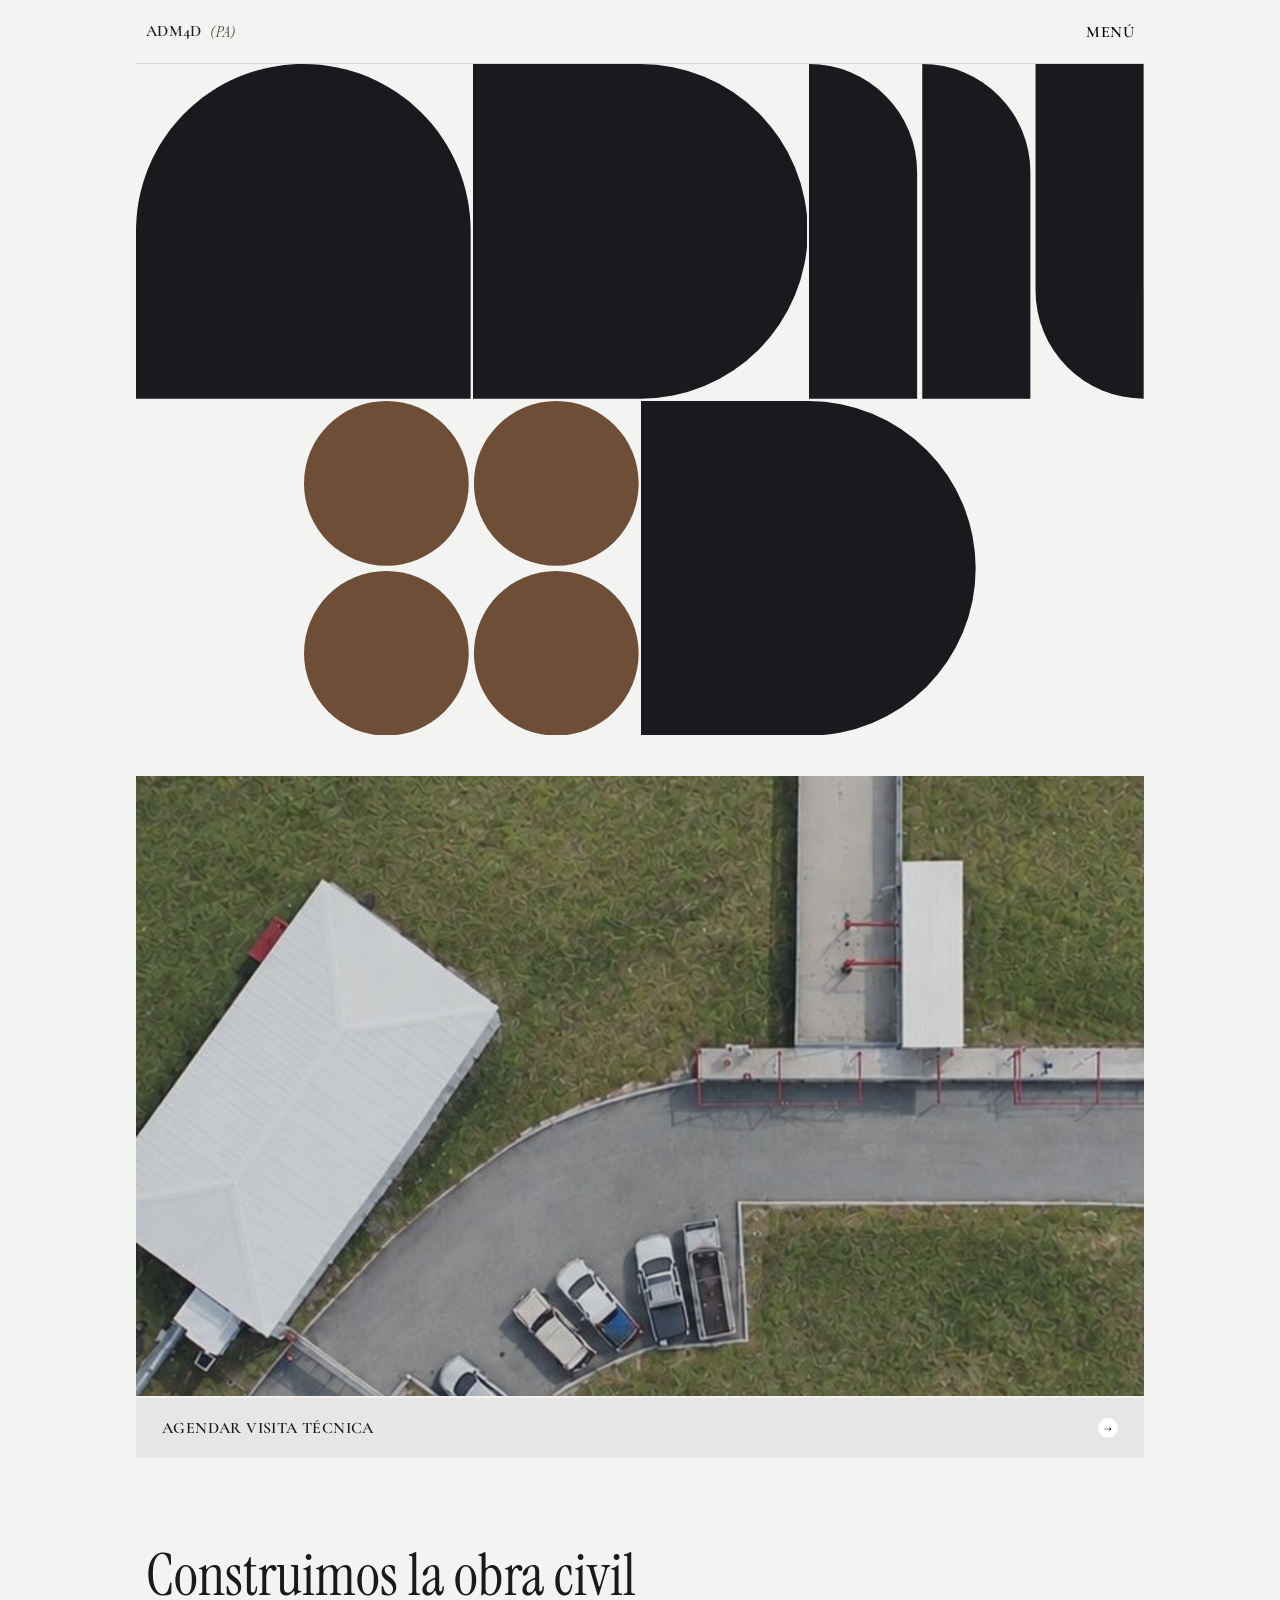
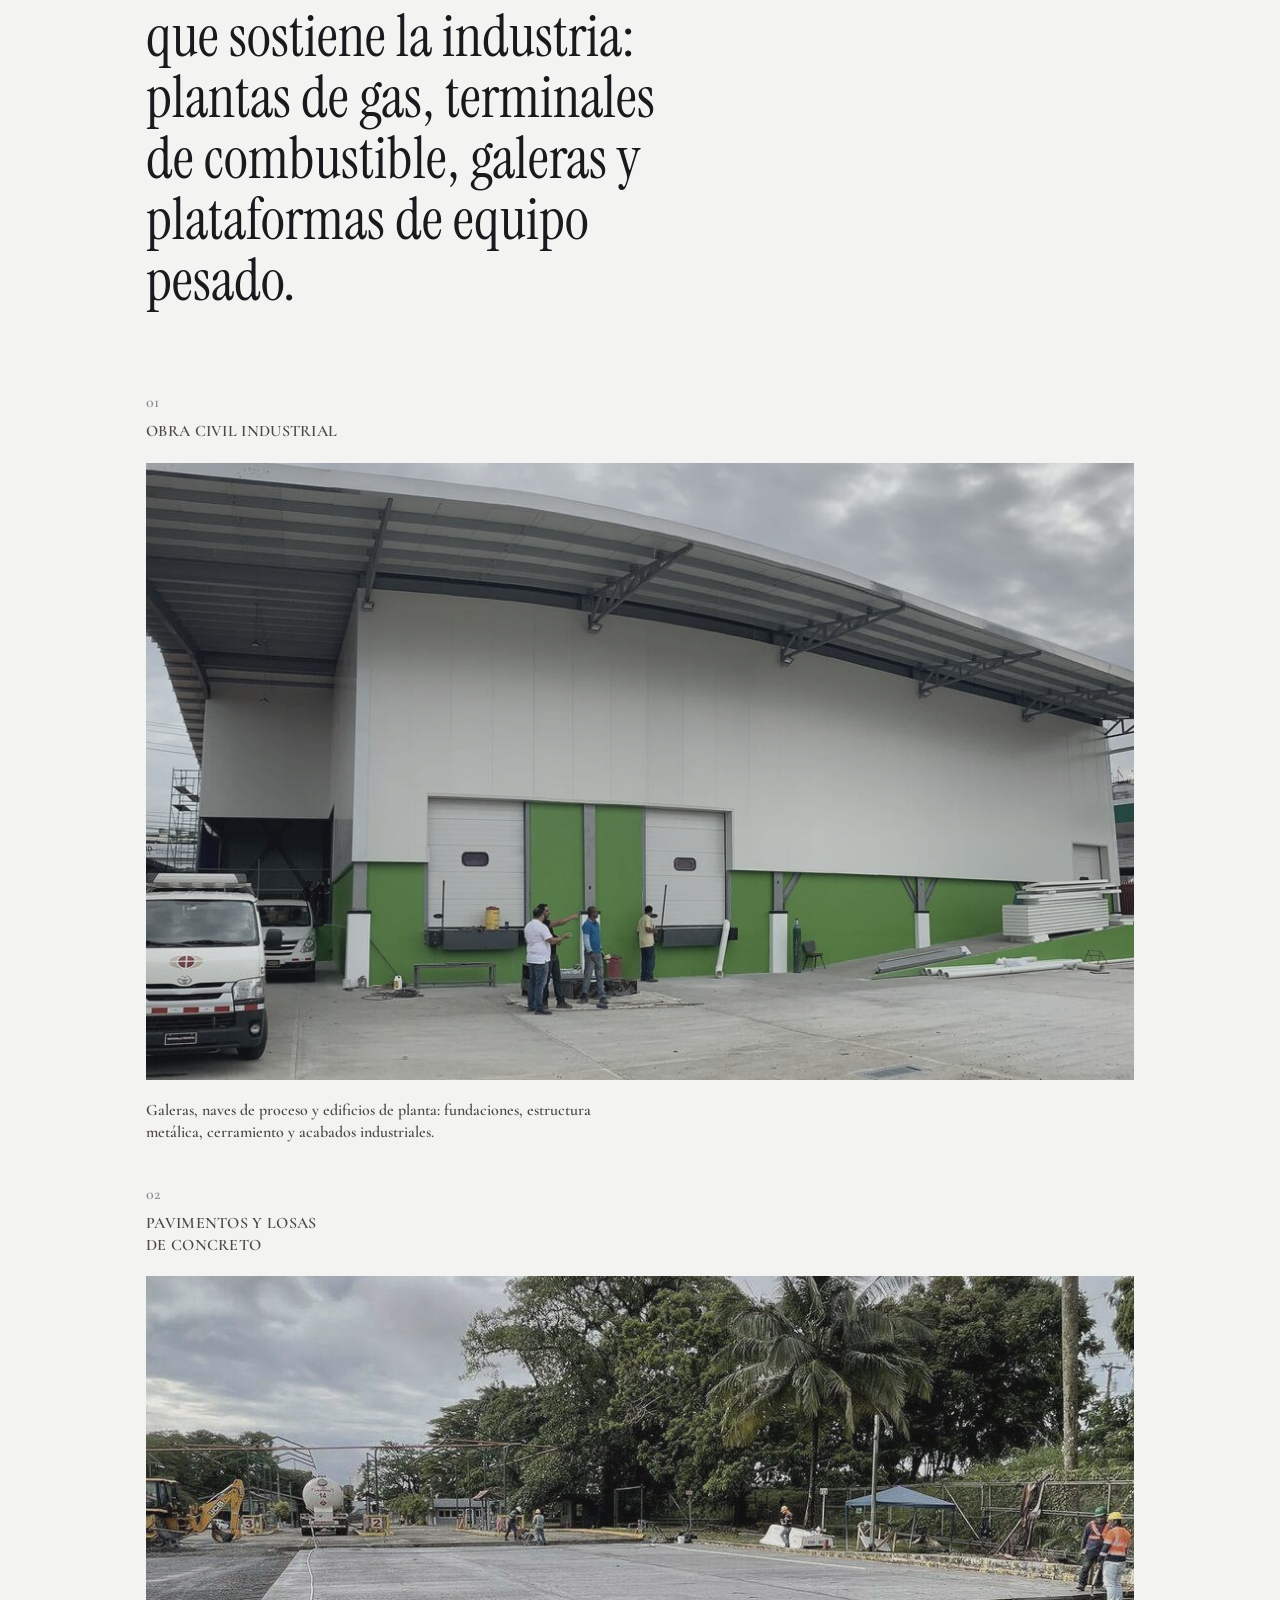
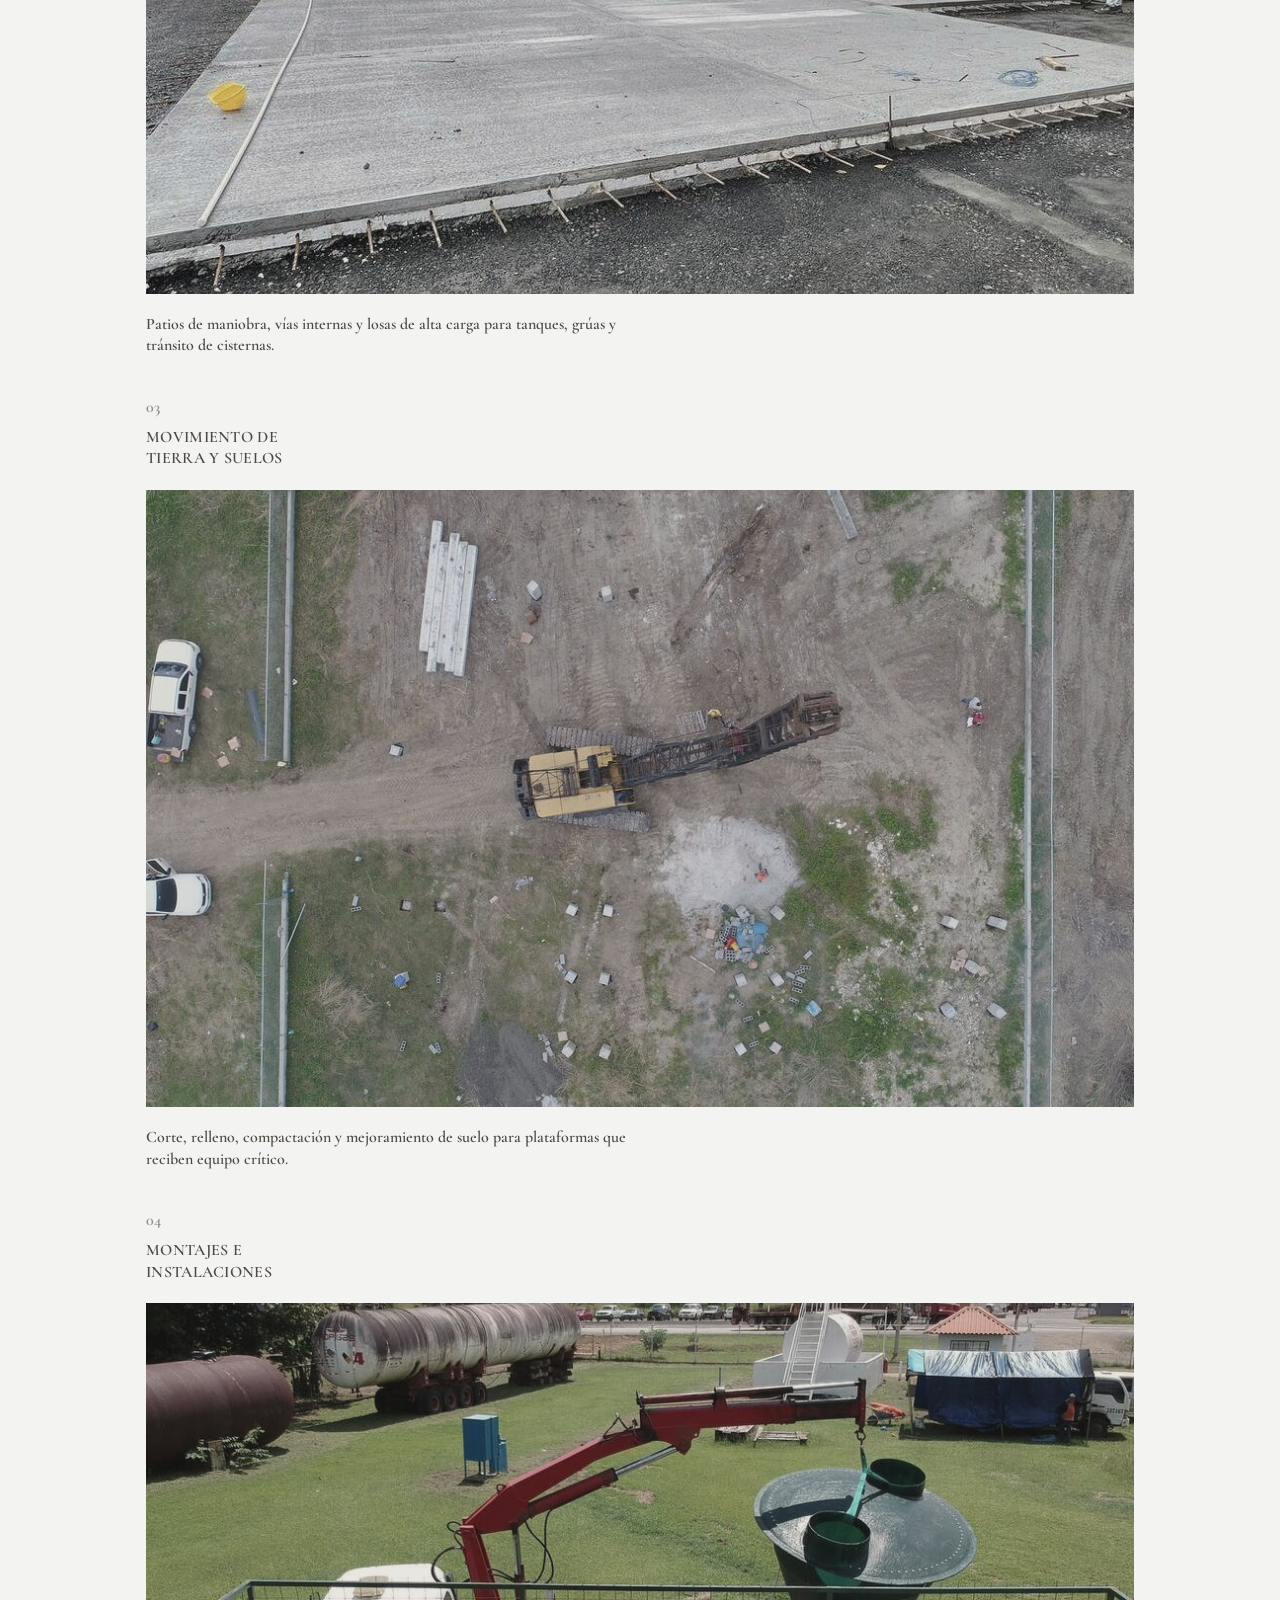
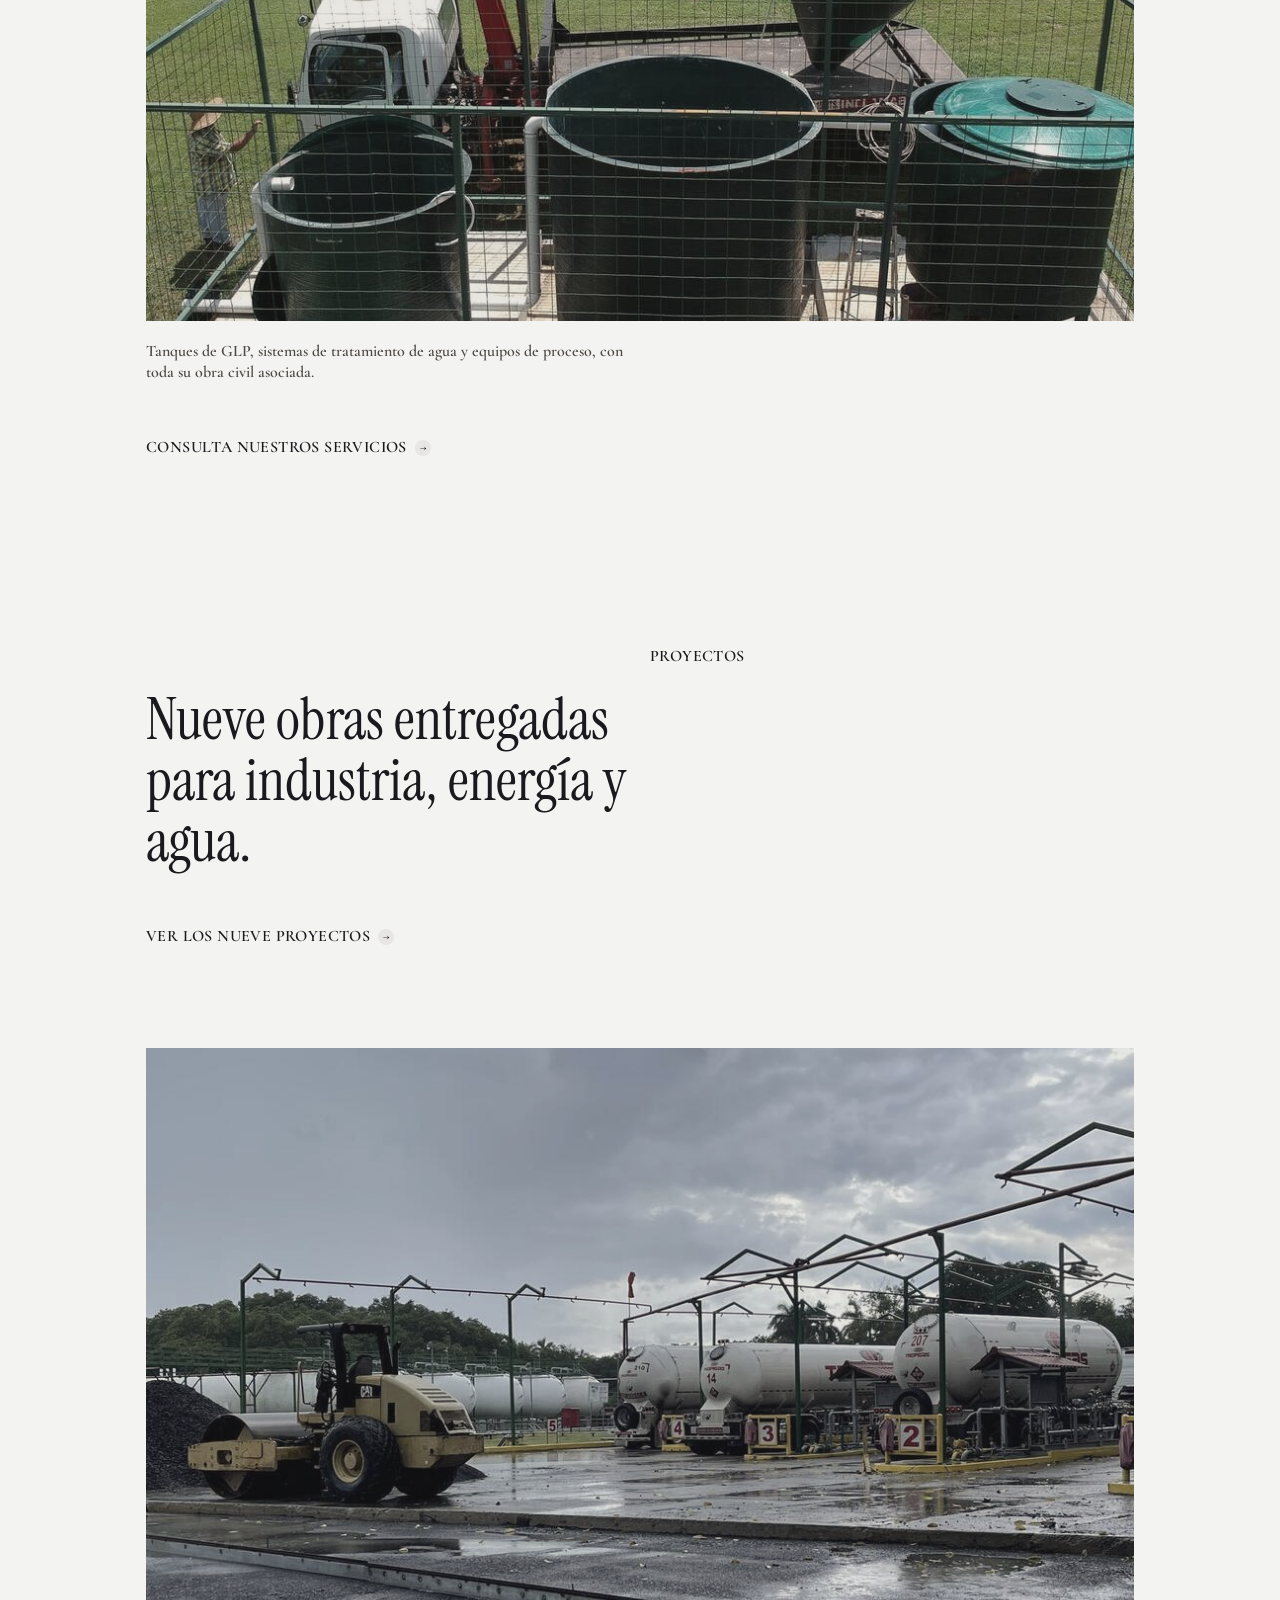
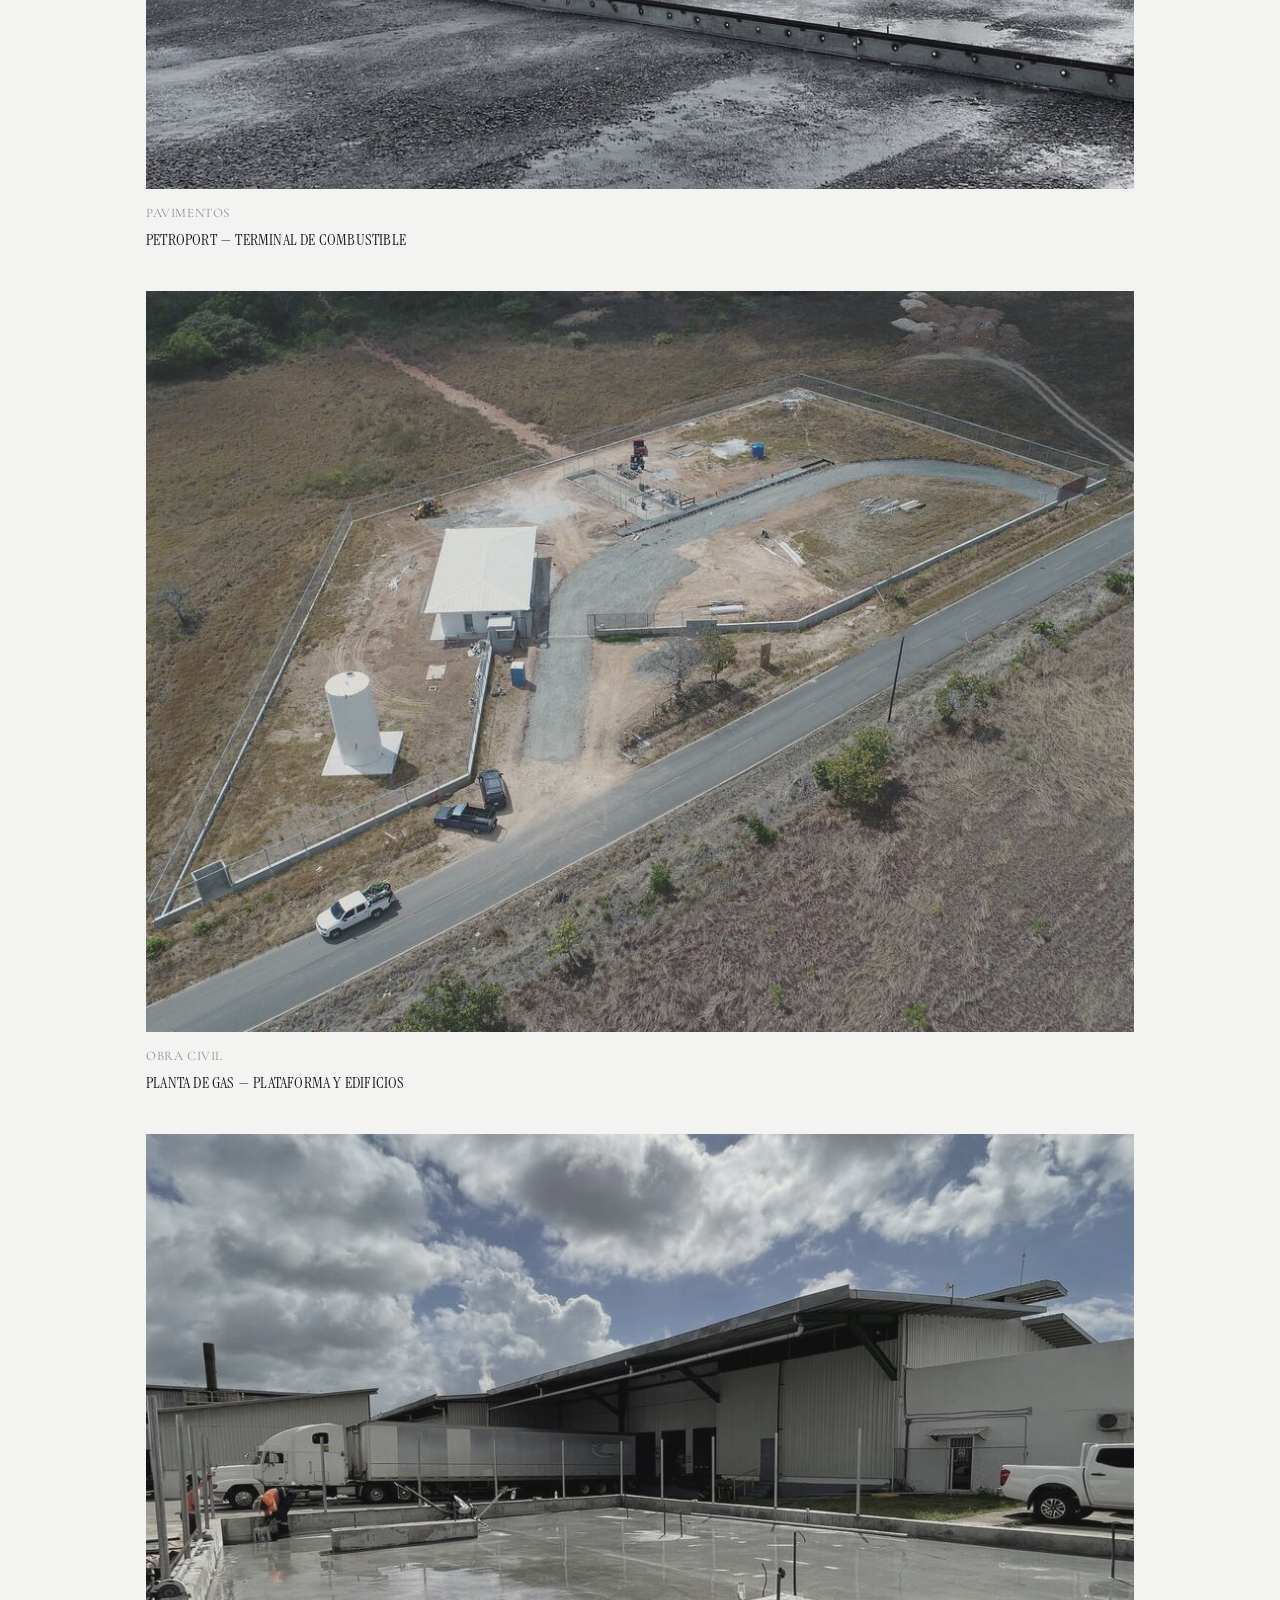
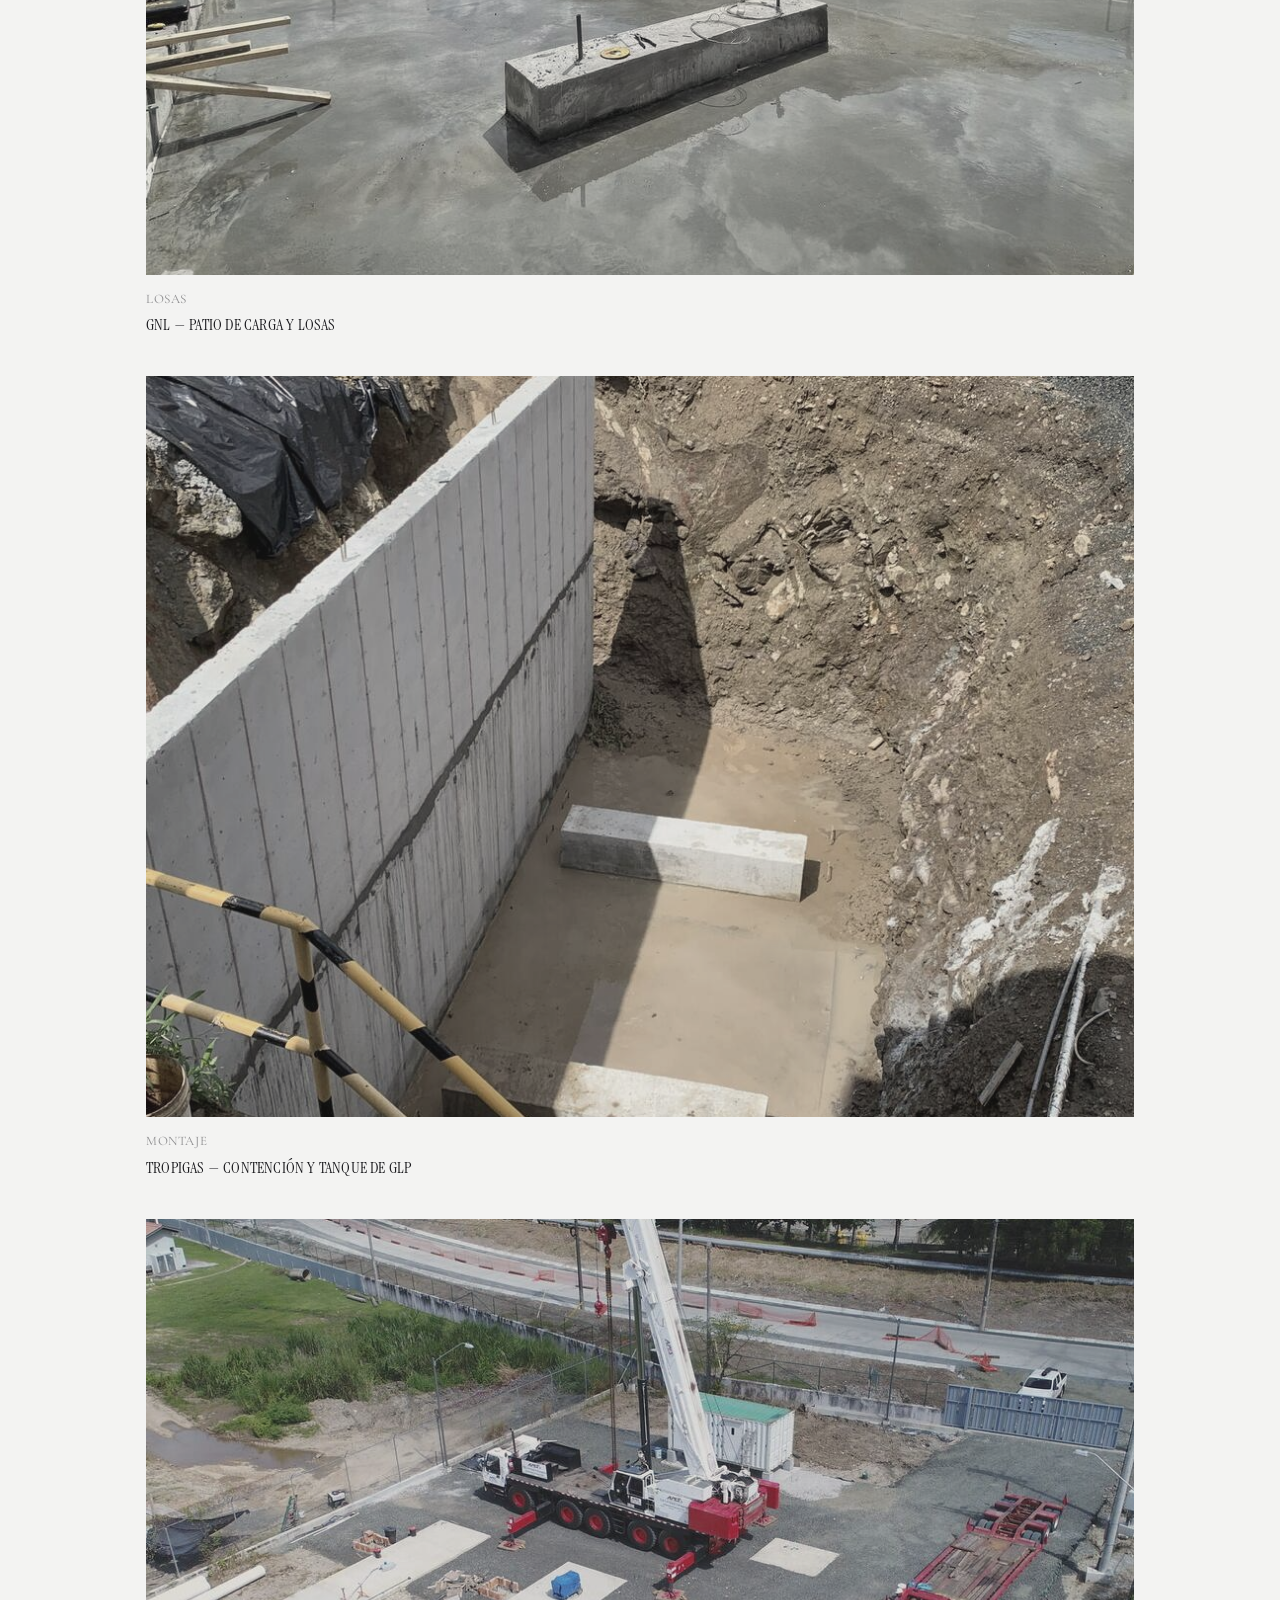
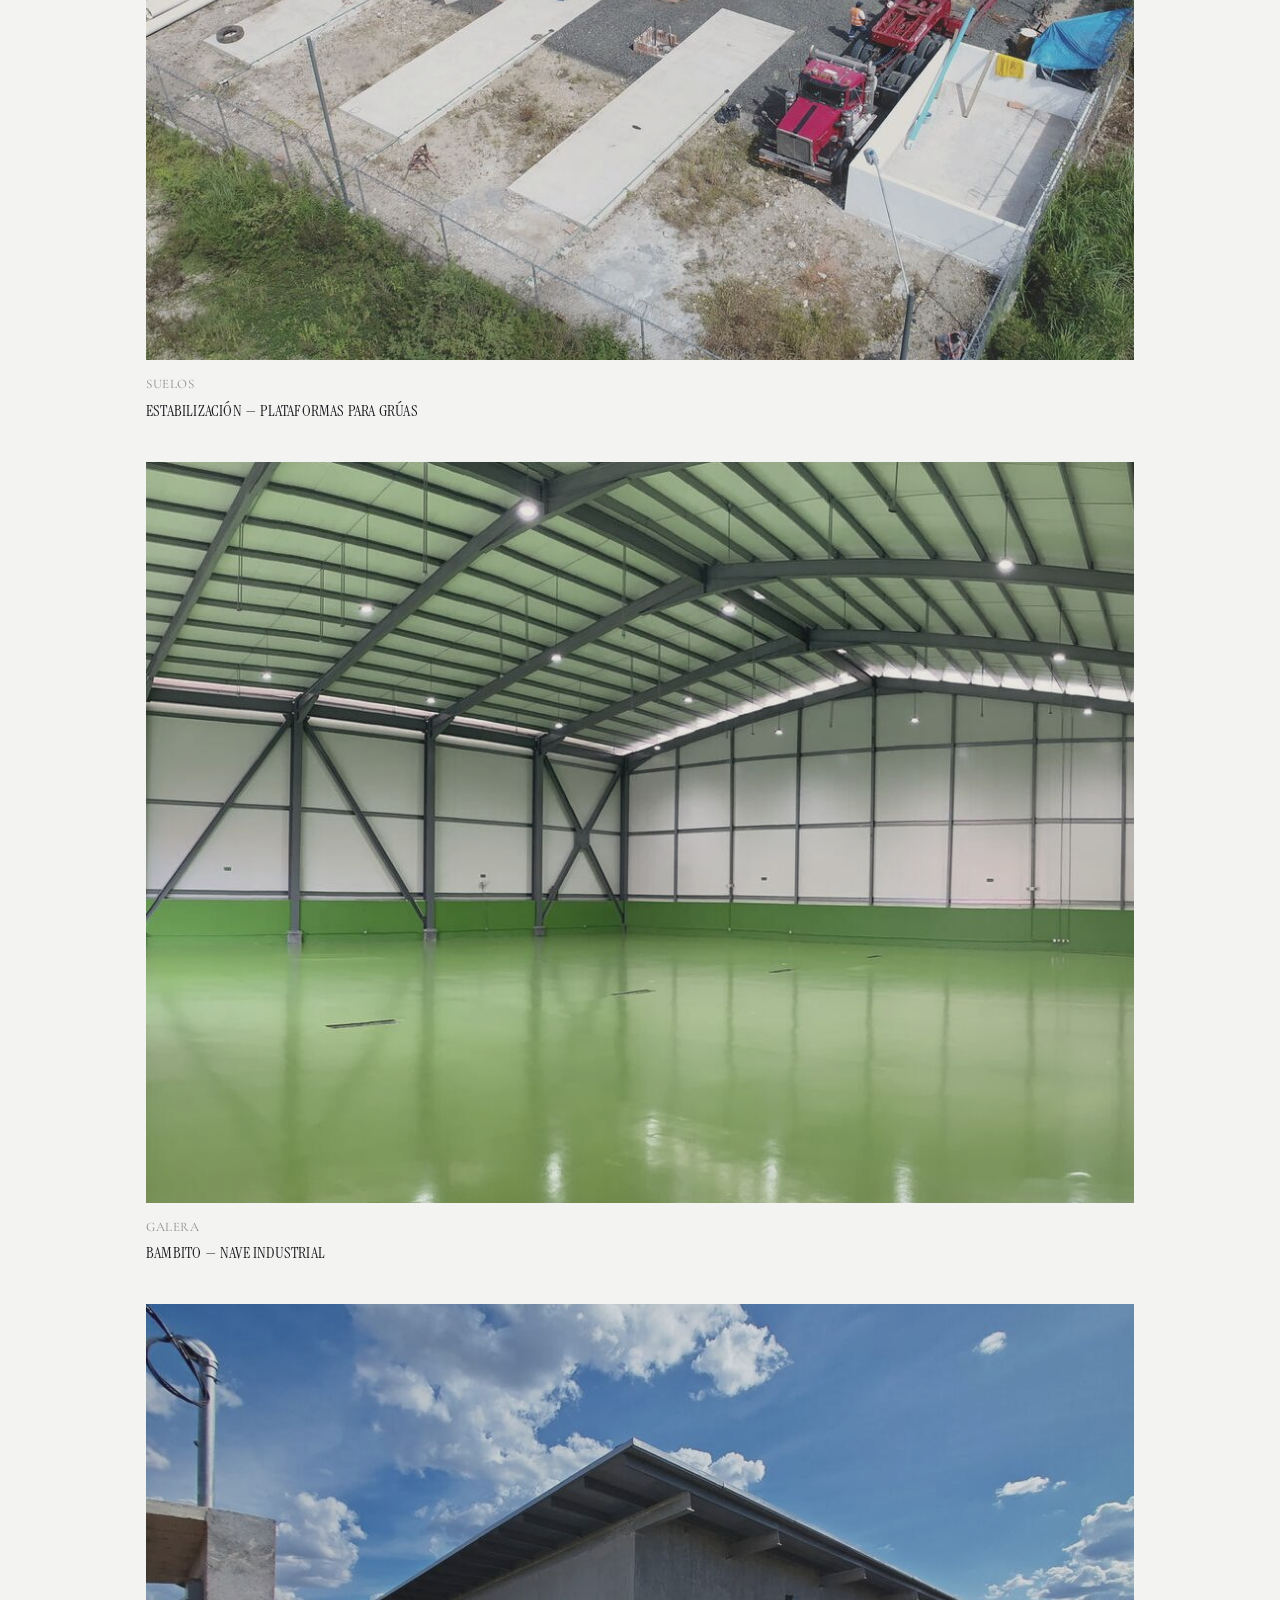
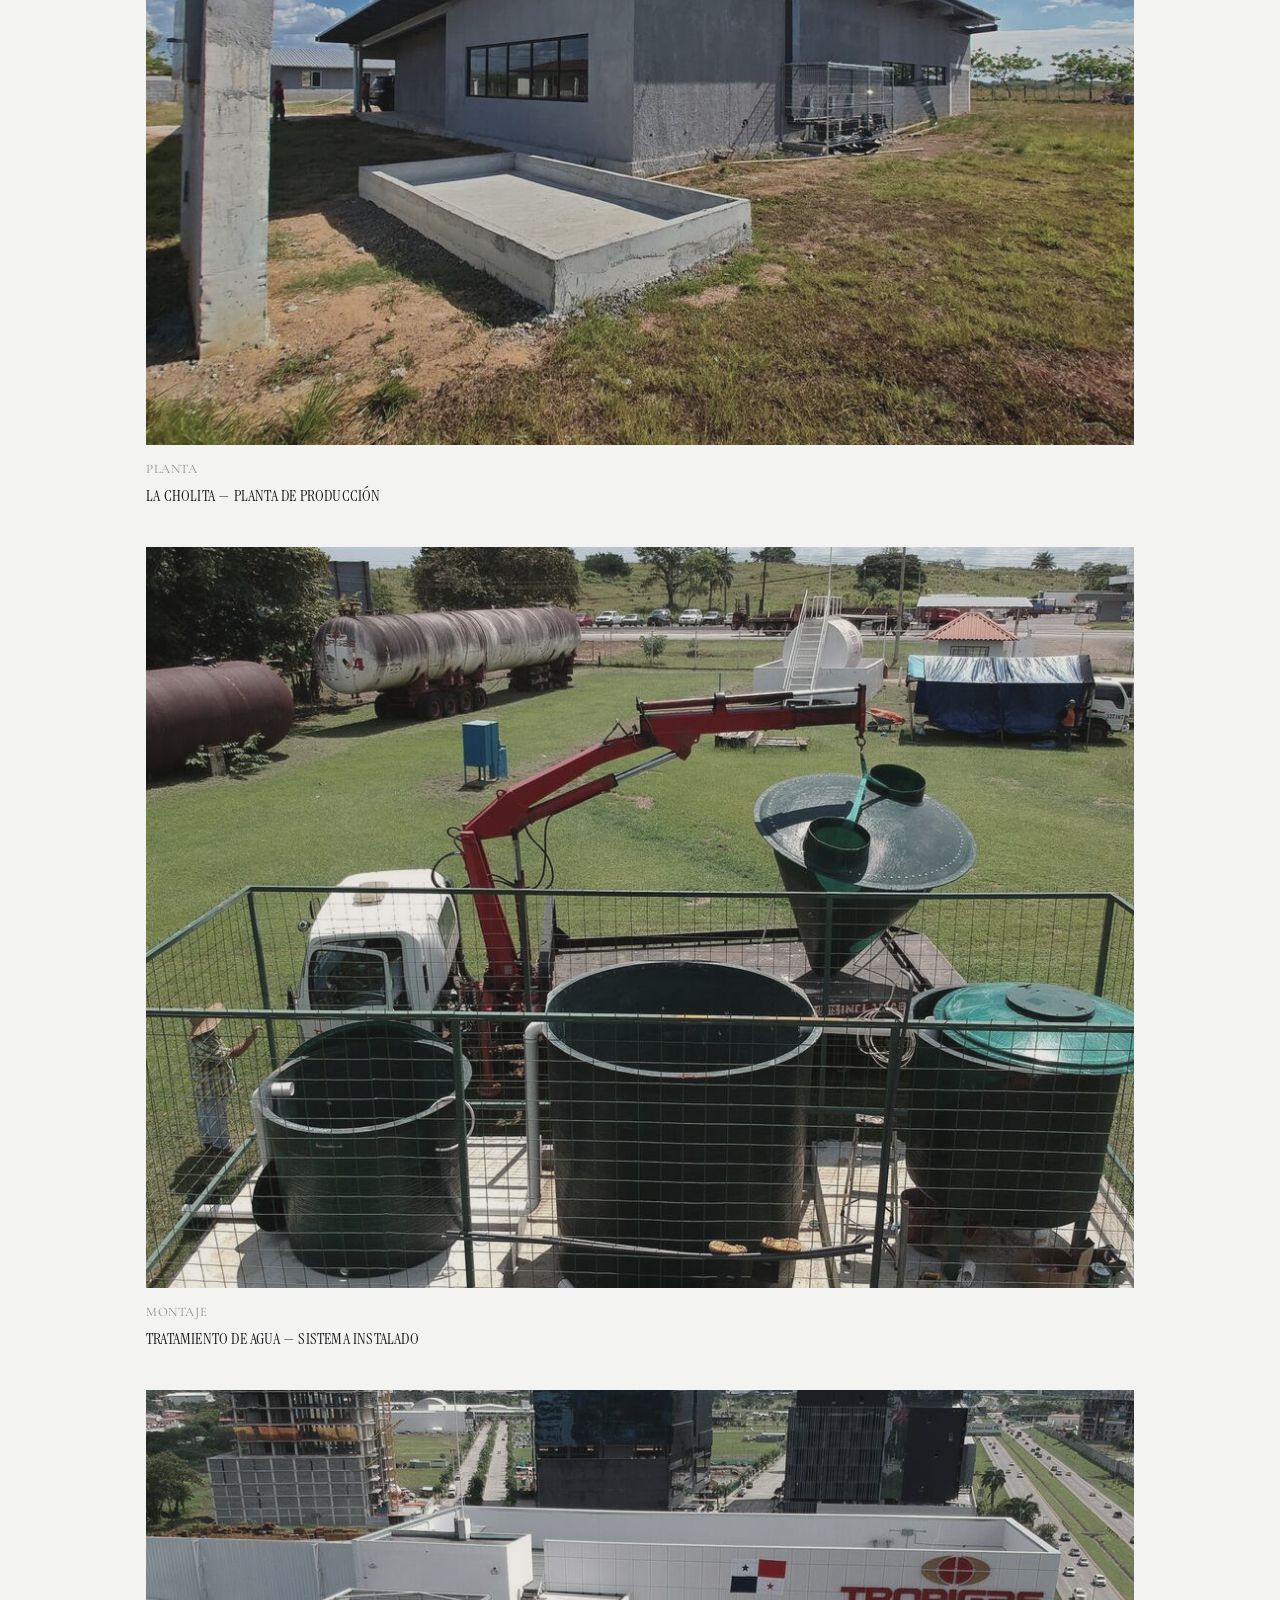
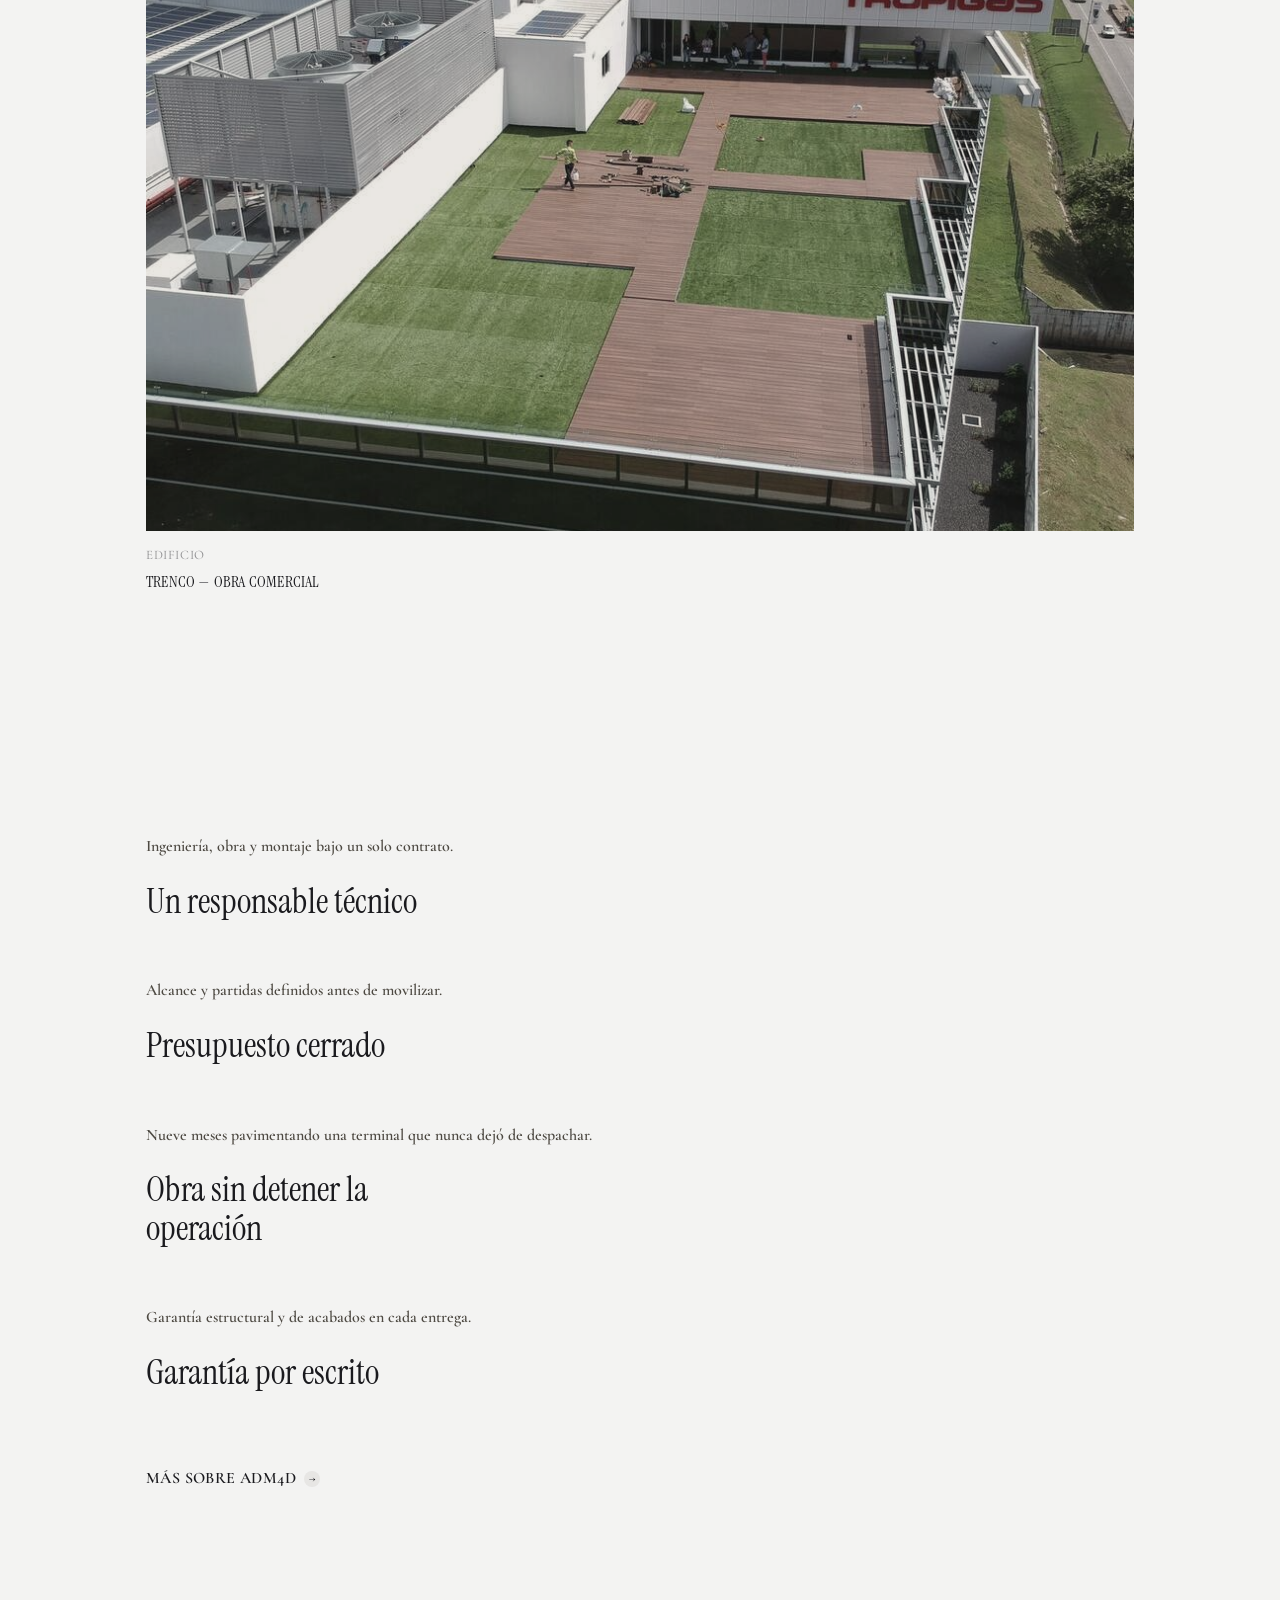
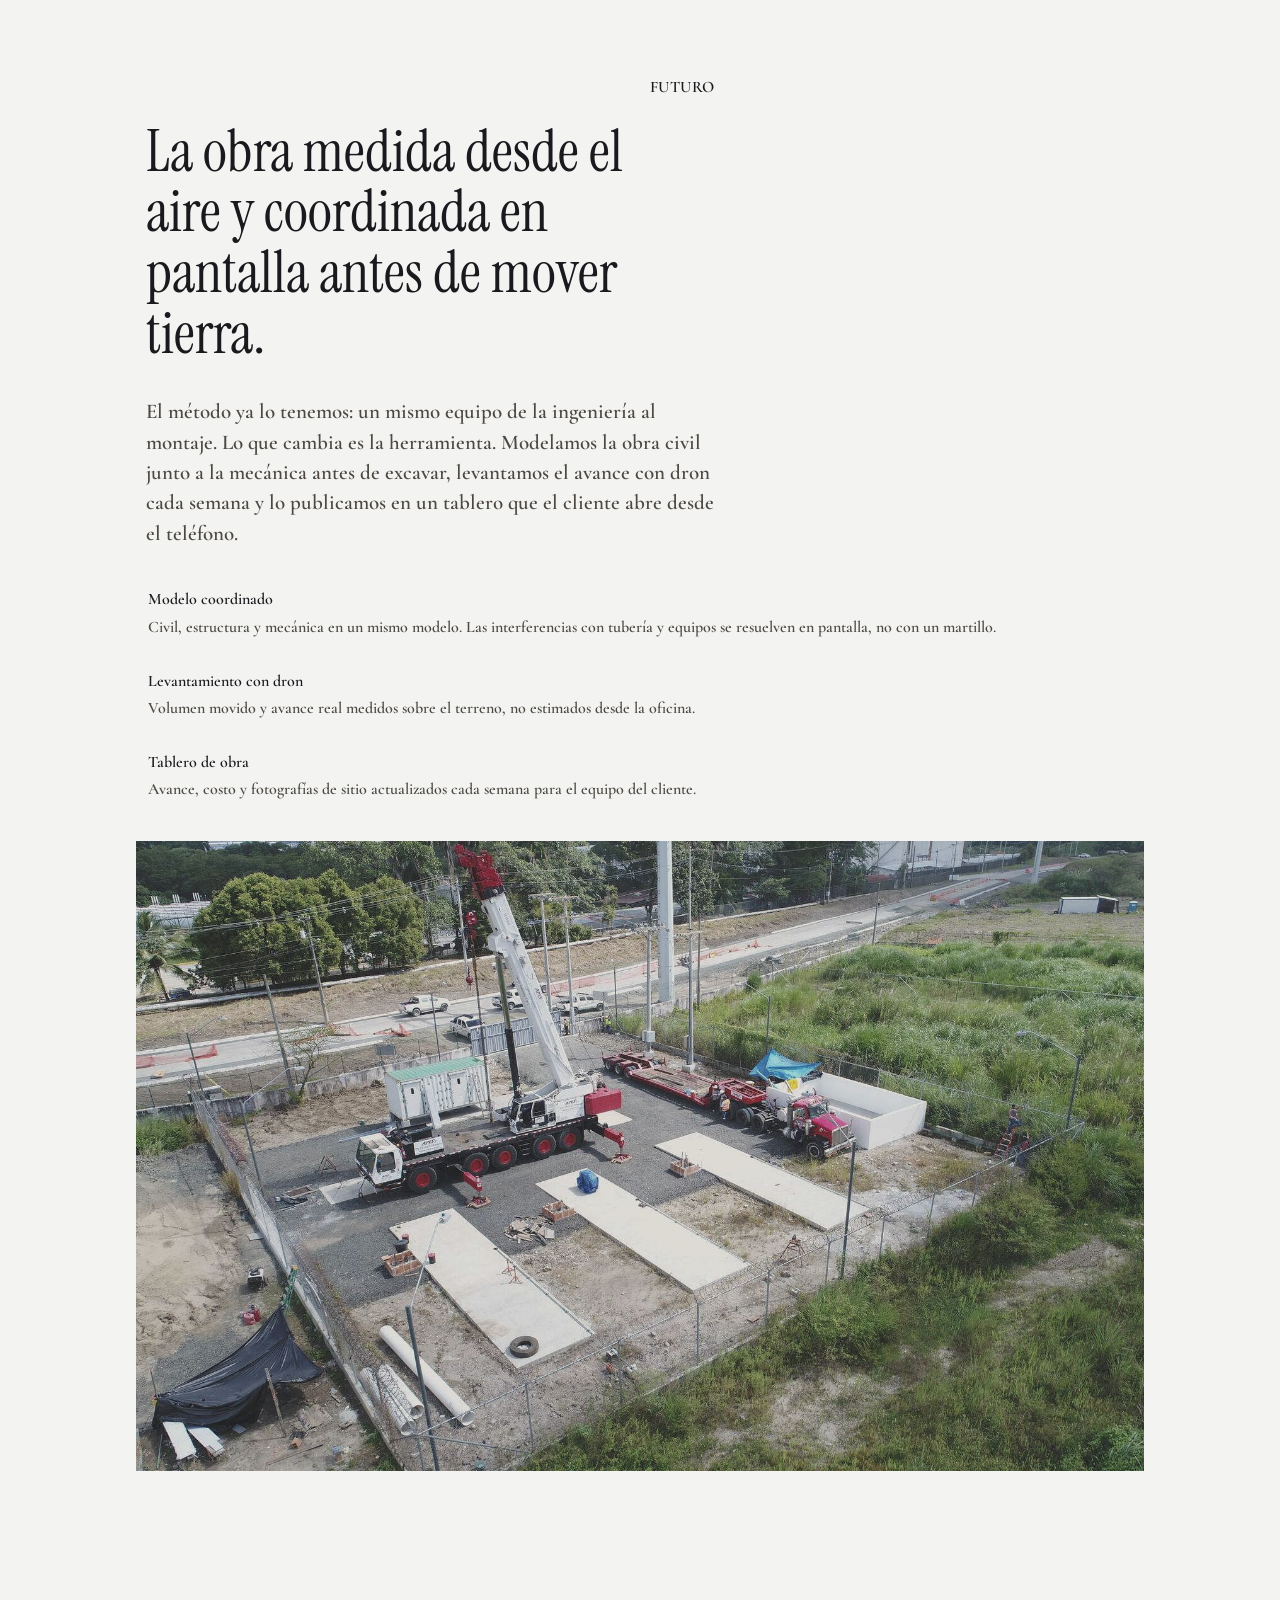
<file: index.html>
<!DOCTYPE html>
<html lang="es" data-theme="light">
<head>
<meta charset="utf-8">
<meta name="color-scheme" content="light only">
<meta name="viewport" content="width=device-width, initial-scale=1">
<title>ADM4D — Obra civil industrial en Panamá</title>
<link rel="preconnect" href="https://fonts.googleapis.com">
<link rel="preconnect" href="https://fonts.gstatic.com" crossorigin>
<link href="https://fonts.googleapis.com/css2?family=Cormorant+Garamond:wght@400;500;600&family=Instrument+Serif:ital@0;1&display=swap" rel="stylesheet">
<link rel="icon" href="assets/img/favicon.svg" type="image/svg+xml">
<meta name="description" content="ADM4D es una firma panameña de obra civil industrial. Plantas de gas, terminales de combustible, galeras, pavimentos de alta carga, estabilización de suelos y montajes, en instalaciones en operación.">
<link rel="canonical" href="https://www.adm4d.pro/">
<meta property="og:url" content="https://www.adm4d.pro/">
<meta property="og:locale" content="es_PA">
<meta name="robots" content="index,follow">
<meta name="theme-color" content="#f3f3f2">
<script type="application/ld+json">
{"@context":"https://schema.org","@type":"GeneralContractor","name":"ADM4D","description":"Firma panameña de obra civil industrial: plantas de gas, terminales de combustible, galeras, pavimentos de alta carga, estabilización de suelos y montajes.","url":"https://www.adm4d.pro/","email":"hola@adm4d.pro","telephone":"+507 6000-0000","image":"https://www.adm4d.pro/assets/img/hero-03.jpg","address":{"@type":"PostalAddress","addressLocality":"Colón","addressCountry":"PA"},"areaServed":[{"@type":"Place","name":"Colón"},{"@type":"Place","name":"Ciudad de Panamá"},{"@type":"Place","name":"Panamá Oeste"}],"knowsLanguage":"es","hasOfferCatalog":{"@type":"OfferCatalog","name":"Servicios","itemListElement":[
{"@type":"Offer","itemOffered":{"@type":"Service","name":"Obra civil industrial"}},
{"@type":"Offer","itemOffered":{"@type":"Service","name":"Pavimentos y losas de concreto"}},
{"@type":"Offer","itemOffered":{"@type":"Service","name":"Movimiento de tierra y estabilización de suelos"}},
{"@type":"Offer","itemOffered":{"@type":"Service","name":"Montajes e instalaciones industriales"}}]}}
</script>
<meta property="og:title" content="ADM4D — Obra civil industrial en Panamá">
<meta property="og:description" content="Obra civil para la industria del gas, el combustible y el agua en Panamá. Plantas, terminales, galeras y plataformas de equipo pesado.">
<meta property="og:image" content="https://www.adm4d.pro/assets/img/hero-03.jpg">
<link rel="stylesheet" href="assets/css/style.css">
</head>
<body>
<div class="page" id="top">
  <div class="rails" aria-hidden="true"><i></i><i></i><i></i><i></i><i></i></div>

  <nav class="grid nav" aria-label="Principal">
    <div class="brand">ADM4D<em>(PA)</em></div>
    <a href="#servicios">Servicios</a>
    <a href="#proyectos">Proyectos</a>
    <a href="blog/">Blog</a>
    <a class="last" href="#contacto">Contacto</a>
    <button class="menu" id="menuBtn" aria-expanded="false" aria-controls="navmenu">Menú</button>
  </nav>
  <div class="navmenu" id="navmenu">
    <a href="#servicios">Servicios</a><a href="#proyectos">Proyectos</a><a href="#futuro">Futuro</a><a href="blog/">Blog</a><a href="#nosotros">Nosotros</a><a href="#contacto">Contacto</a>
  </div>

  <header class="hero">
    <div class="grid shapes" aria-label="ADM4D">
      <div class="cell"><svg viewBox="0 0 260 260" preserveAspectRatio="none"><path d="M0 260V130C0 58 58 0 130 0s130 58 130 130v130z"/></svg></div>
      <div class="cell"><svg viewBox="0 0 260 260" preserveAspectRatio="none"><path d="M0 0h130a130 130 0 0 1 0 260H0z"/></svg></div>
      <div class="cell"><svg viewBox="0 0 260 260" preserveAspectRatio="none"><path d="M0 0a84 84 0 0 1 84 84v176H0z"/><path d="M88 0a84 84 0 0 1 84 84v176H88z"/><path d="M176 0h84v260a84 84 0 0 1-84-84z"/></svg></div>
      <div class="cell"><svg class="dots" viewBox="0 0 260 260" preserveAspectRatio="none"><circle cx="64" cy="64" r="64"/><circle cx="196" cy="64" r="64"/><circle cx="64" cy="196" r="64"/><circle cx="196" cy="196" r="64"/></svg></div>
      <div class="cell"><svg viewBox="0 0 260 260" preserveAspectRatio="none"><path d="M0 0h130a130 130 0 0 1 0 260H0z"/></svg></div>
    </div>
    <div class="grid photos">
      <div class="cell"><div class="img" style="background-image:url('assets/img/hero-05.jpg')"></div></div>
      <div class="cell"><div class="img" style="background-image:url('assets/img/hero-03.jpg')"></div><h1 class="sr">ADM4D — Obra civil industrial en Panamá</h1></div>
      <div class="cell"><div class="img" style="background-image:url('assets/img/hero-02.jpg')"></div></div>
      <div class="cell"><div class="img" style="background-image:url('assets/img/hero-04.jpg')"></div></div>
      <div class="cell"><div class="img" style="background-image:url('assets/img/hero-01.jpg')"></div><a class="cta" href="#contacto">Agendar visita técnica <span aria-hidden="true">→</span></a></div>
    </div>
  </header>

  <nav class="grid nav sticky" id="sticky" aria-hidden="true">
    <div class="brand">ADM4D<em>(PA)</em></div><a href="#servicios">Servicios</a><a href="#proyectos">Proyectos</a><a href="blog/">Blog</a><a class="last" href="#contacto">Contacto</a></nav>

  <section class="section" id="servicios">
    <div class="grid">
      <h2 style="grid-column:2/5">Construimos la obra civil que sostiene la industria: plantas de gas, terminales de combustible, galeras y plataformas de equipo pesado.</h2>
    </div>
    <div class="grid services">
      <div class="svc" style="grid-column:2/3"><p class="n">01</p><p class="t">Obra civil industrial</p><div class="img" style="background-image:url('assets/img/servicio-obra-civil.jpg')"></div><p>Galeras, naves de proceso y edificios de planta: fundaciones, estructura metálica, cerramiento y acabados industriales.</p></div>
      <div class="svc"><p class="n">02</p><p class="t">Pavimentos y losas de concreto</p><div class="img" style="background-image:url('assets/img/servicio-pavimentos.jpg')"></div><p>Patios de maniobra, vías internas y losas de alta carga para tanques, grúas y tránsito de cisternas.</p></div>
      <div class="svc"><p class="n">03</p><p class="t">Movimiento de tierra y suelos</p><div class="img" style="background-image:url('assets/img/servicio-suelos.jpg')"></div><p>Corte, relleno, compactación y mejoramiento de suelo para plataformas que reciben equipo crítico.</p></div>
      <div class="svc"><p class="n">04</p><p class="t">Montajes e instalaciones</p><div class="img" style="background-image:url('assets/img/servicio-montajes.jpg')"></div><p>Tanques de GLP, sistemas de tratamiento de agua y equipos de proceso, con toda su obra civil asociada.</p></div>
    </div>
    <div class="grid"><a class="more" href="#contacto">Consulta nuestros servicios <span aria-hidden="true">→</span></a></div>
  </section>
  <section class="section" id="proyectos">
    <div class="grid"><p class="label" style="grid-column:2/3">Proyectos</p></div>
    <div class="grid"><h2 style="grid-column:2/5">Nueve obras entregadas para industria, energía y agua.</h2></div>
    <div class="grid"><a class="more" style="grid-column:2/4" href="proyectos/">Ver los nueve proyectos <span aria-hidden="true">→</span></a></div>
    <div class="grid" style="margin-top:var(--gap)">
      <a class="proj" href="proyectos/#petroport"><div class="img" style="background-image:url('assets/img/proy-petroport.jpg')"></div><p class="cap"><span class="y">Pavimentos</span><span>Petroport — terminal de combustible</span></p></a>
      <a class="proj" href="proyectos/#planta-de-gas"><div class="img" style="background-image:url('assets/img/proy-planta-gas.jpg')"></div><p class="cap"><span class="y">Obra civil</span><span>Planta de gas — plataforma y edificios</span></p></a>
      <a class="proj" href="proyectos/#gnl"><div class="img" style="background-image:url('assets/img/proy-gnl.jpg')"></div><p class="cap"><span class="y">Losas</span><span>GNL — patio de carga y losas</span></p></a>
      <a class="proj" href="proyectos/#tropigas"><div class="img" style="background-image:url('assets/img/proy-tropigas.jpg')"></div><p class="cap"><span class="y">Montaje</span><span>Tropigas — contención y tanque de GLP</span></p></a>
      <a class="proj" href="proyectos/#estabilizacion"><div class="img" style="background-image:url('assets/img/proy-estabilizacion.jpg')"></div><p class="cap"><span class="y">Suelos</span><span>Estabilización — plataformas para grúas</span></p></a>
      <a class="proj" style="grid-column:2/3" href="proyectos/#bambito"><div class="img" style="background-image:url('assets/img/proy-bambito.jpg')"></div><p class="cap"><span class="y">Galera</span><span>Bambito — nave industrial</span></p></a>
      <a class="proj" href="proyectos/#la-cholita"><div class="img" style="background-image:url('assets/img/proy-la-cholita.jpg')"></div><p class="cap"><span class="y">Planta</span><span>La Cholita — planta de producción</span></p></a>
      <a class="proj" href="proyectos/#tratamiento-de-agua"><div class="img" style="background-image:url('assets/img/proy-tratamiento-agua.jpg')"></div><p class="cap"><span class="y">Montaje</span><span>Tratamiento de agua — sistema instalado</span></p></a>
      <a class="proj" href="proyectos/#trenco"><div class="img" style="background-image:url('assets/img/proy-trenco.jpg')"></div><p class="cap"><span class="y">Edificio</span><span>Trenco — obra comercial</span></p></a>
    </div>
  </section>

  <section class="values">
    <div class="row"><div class="v" style="grid-column:1/2"><small>Ingeniería, obra y montaje bajo un solo contrato.</small><h3>Un responsable técnico</h3></div></div>
    <div class="row"><div class="v" style="grid-column:2/3"><small>Alcance y partidas definidos antes de movilizar.</small><h3>Presupuesto cerrado</h3></div></div>
    <div class="row"><div class="v" style="grid-column:3/4"><small>Nueve meses pavimentando una terminal que nunca dejó de despachar.</small><h3>Obra sin detener la operación</h3></div></div>
    <div class="row"><div class="v" style="grid-column:4/5"><small>Garantía estructural y de acabados en cada entrega.</small><h3>Garantía por escrito</h3></div></div>
    <div class="grid"><a class="more" href="#nosotros">Más sobre ADM4D <span aria-hidden="true">→</span></a></div>
  </section>

  <section class="section future" id="futuro">
    <div class="grid"><p class="label" style="grid-column:2/3">Futuro</p></div>
    <div class="grid"><h2 style="grid-column:2/5">La obra medida desde el aire y coordinada en pantalla antes de mover tierra.</h2></div>
    <div class="grid">
      <p class="lead">El método ya lo tenemos: un mismo equipo de la ingeniería al montaje. Lo que cambia es la herramienta. Modelamos la obra civil junto a la mecánica antes de excavar, levantamos el avance con dron cada semana y lo publicamos en un tablero que el cliente abre desde el teléfono.</p>
      <div class="facts">
        <p><b>Modelo coordinado</b>Civil, estructura y mecánica en un mismo modelo. Las interferencias con tubería y equipos se resuelven en pantalla, no con un martillo.</p>
        <p><b>Levantamiento con dron</b>Volumen movido y avance real medidos sobre el terreno, no estimados desde la oficina.</p>
        <p><b>Tablero de obra</b>Avance, costo y fotografías de sitio actualizados cada semana para el equipo del cliente.</p>
      </div>
      <div class="wide" style="background-image:url('assets/img/futuro-ancha.jpg')"><i></i></div>
    </div>
  </section>

  <section class="section about" id="nosotros">
    <div class="grid"><p class="label" style="grid-column:1/2">Nosotros</p></div>
    <div class="grid">
      <h2>Una firma panameña de obra civil para la industria.</h2>
      <p class="lead">Diez años construyendo para la industria del gas, el combustible, el agua y la manufactura en Panamá. Entramos a instalaciones en operación, trabajamos bajo los procedimientos de seguridad del cliente y entregamos en la fecha comprometida.</p>
      <div class="card" id="contacto">
        <p class="d">Visita técnica · 15 minutos · sin costo</p>
        <h3>Agende una visita a su planta.</h3>
        <div class="cal">
          <div class="mh"><button type="button" id="prev" aria-label="Mes anterior">‹</button><b id="mname"></b><button type="button" id="next" aria-label="Mes siguiente">›</button></div>
          <div class="dow"><span>L</span><span>M</span><span>X</span><span>J</span><span>V</span><span>S</span><span>D</span></div>
          <div class="days" id="days"></div>
        </div>
        <div class="slots" id="slots"><button type="button">9:00</button><button type="button">10:30</button><button type="button">14:00</button><button type="button">16:15</button></div>
        <form class="book" id="book" novalidate>
          <input name="n" placeholder="Nombre" required autocomplete="name">
          <input name="e" type="email" placeholder="Correo" required autocomplete="email">
          <button class="go" type="submit"><span>Solicitar reunión</span><span aria-hidden="true">→</span></button>
        </form>
        <span class="tag">Videollamada</span>
        <p class="note">Recibirá el enlace de la reunión por correo. También puede escribir a hola@adm4d.pro o llamar al +507 6000-0000.</p>
      </div>
    </div>
  </section>

  <footer class="grid">
    <p class="brand">ADM4D<em>(PA)</em></p>
    <ul class="links"><li><a href="#top">Inicio</a></li><li><a href="#servicios">Servicios</a></li><li><a href="#proyectos">Proyectos</a></li><li><a href="#futuro">Futuro</a></li><li><a href="blog/">Blog</a></li><li><a href="#contacto">Contacto</a></li></ul>
    <div class="mark" aria-hidden="true">
      <div><svg viewBox="0 0 260 260" preserveAspectRatio="none"><path d="M0 260V130C0 58 58 0 130 0s130 58 130 130v130z"/></svg></div>
      <div><svg viewBox="0 0 260 260" preserveAspectRatio="none"><path d="M0 0h130a130 130 0 0 1 0 260H0z"/></svg></div>
      <div><svg viewBox="0 0 260 260" preserveAspectRatio="none"><path d="M0 0a84 84 0 0 1 84 84v176H0z"/><path d="M88 0a84 84 0 0 1 84 84v176H88z"/><path d="M176 0h84v260a84 84 0 0 1-84-84z"/></svg></div>
      <div><svg viewBox="0 0 260 260" preserveAspectRatio="none"><circle cx="64" cy="64" r="64"/><circle cx="196" cy="64" r="64"/><circle cx="64" cy="196" r="64"/><circle cx="196" cy="196" r="64"/></svg></div>
      <div><svg viewBox="0 0 260 260" preserveAspectRatio="none"><path d="M0 0h130a130 130 0 0 1 0 260H0z"/></svg></div>
      <div></div>
    </div>
    <div class="meta"><a href="#">Instagram</a><a href="#">LinkedIn</a><a href="#">Aviso legal</a><a href="#">Política de privacidad</a></div>
    <p class="copy">© 2026 ADM4D <em>(PA)</em></p>
  </footer>


</div>
<script src="assets/js/main.js"></script>
</body>
</html>
</file>
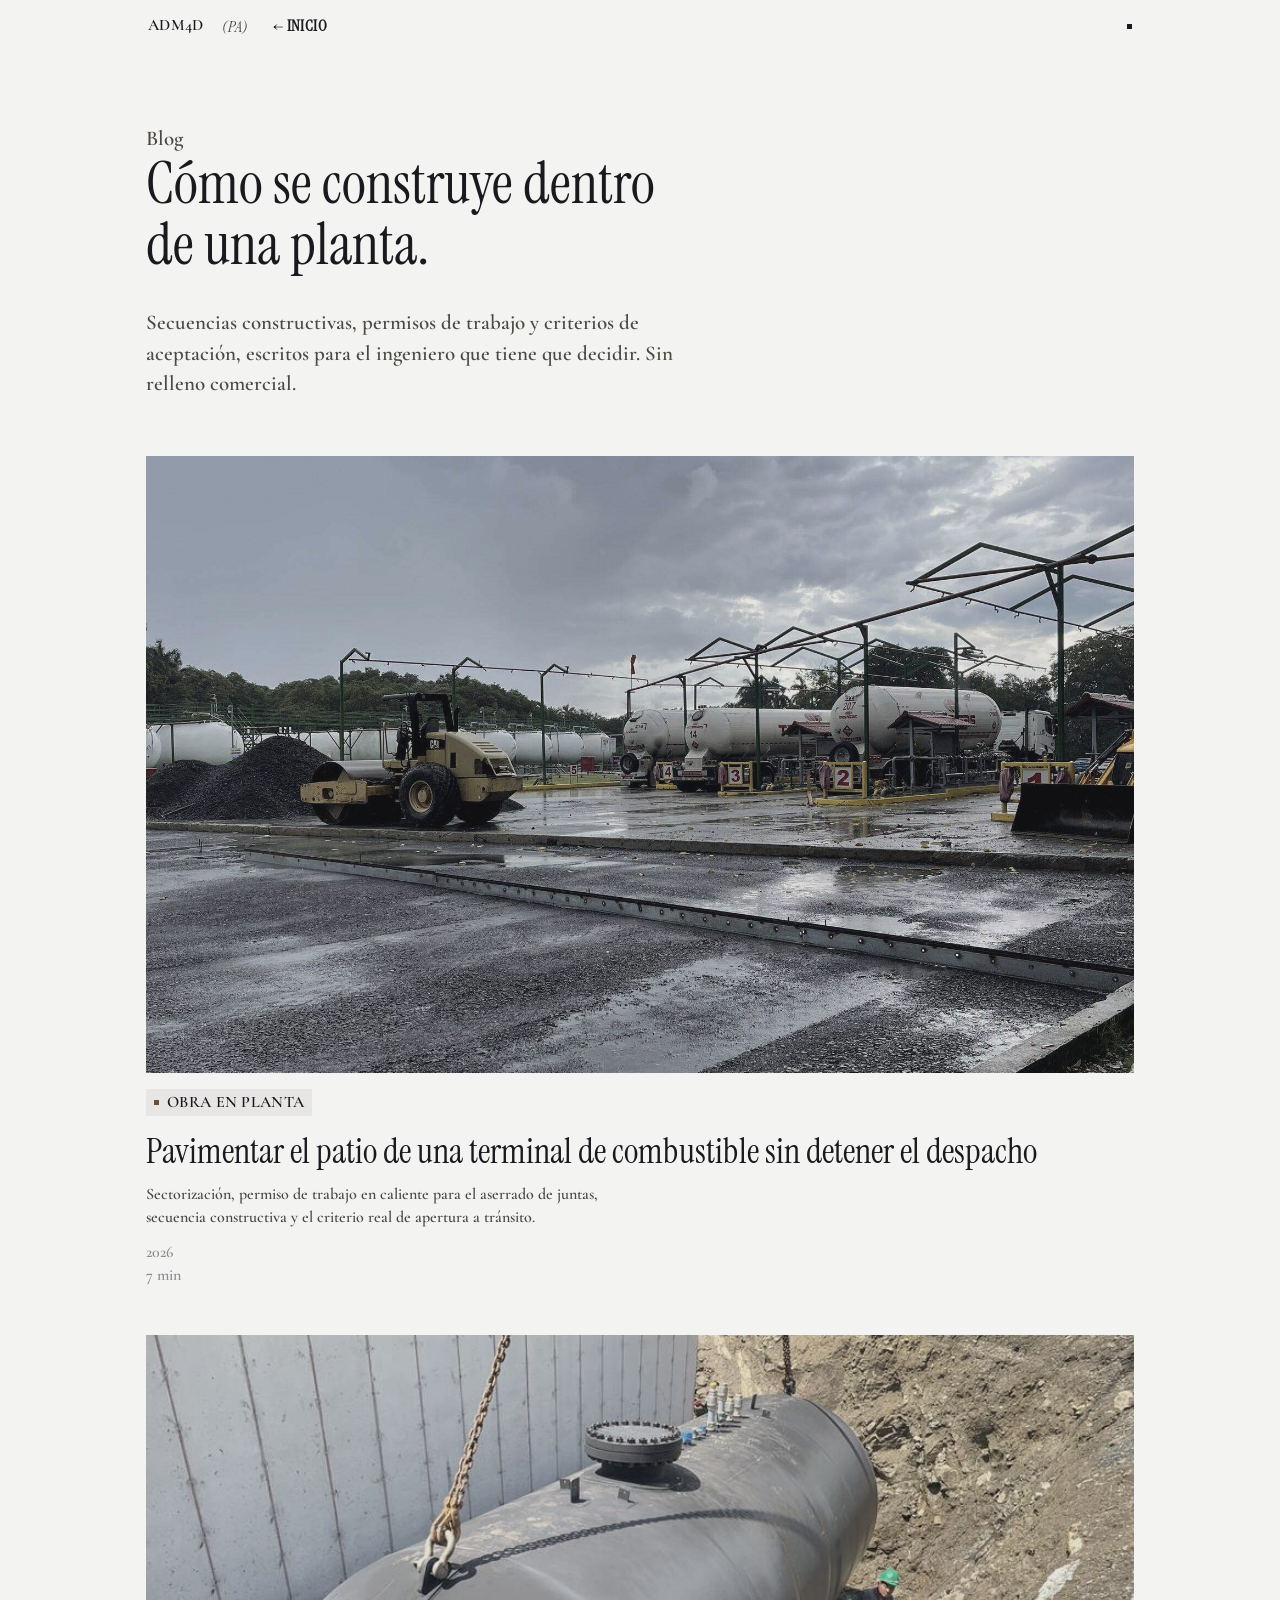
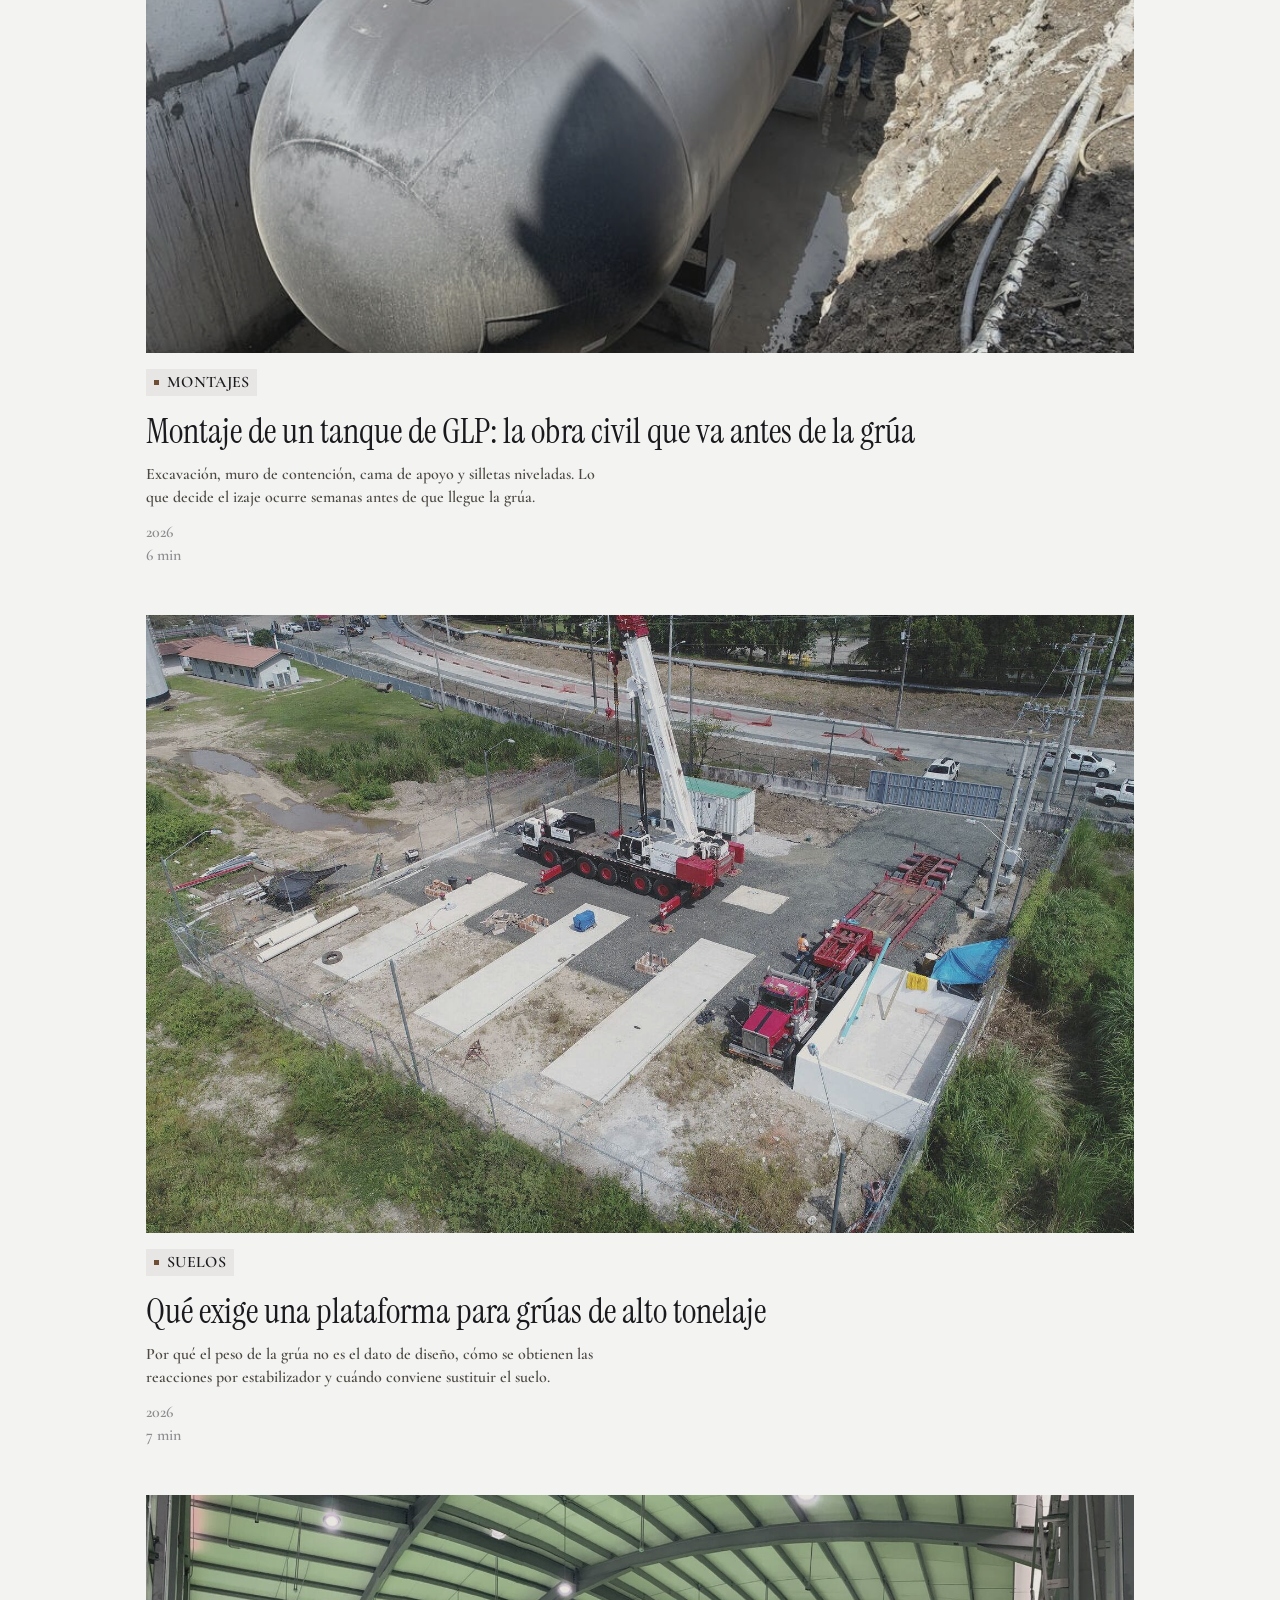
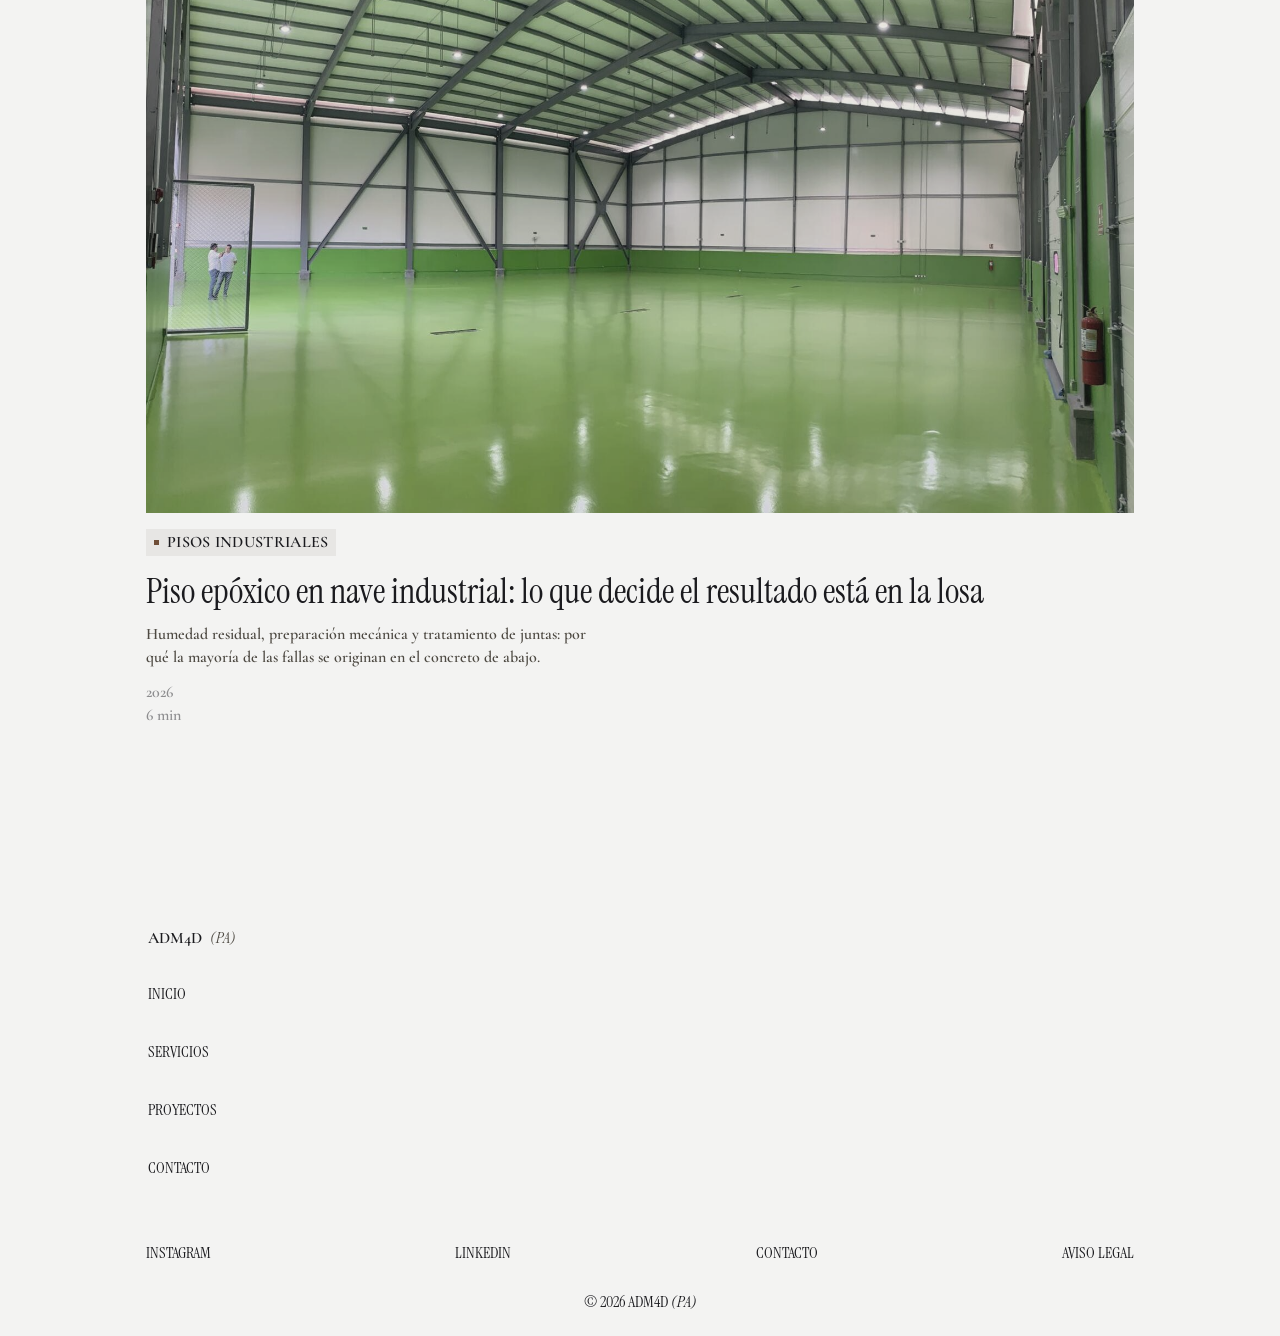
<file: blog/index.html>
<!DOCTYPE html>
<html lang="es" data-theme="light">
<head>
<meta charset="utf-8">
<meta name="color-scheme" content="light only">
<meta name="viewport" content="width=device-width, initial-scale=1">
<title>Obra civil industrial en Panamá — notas técnicas de ADM4D</title>
<meta name="description" content="Secuencias constructivas, permisos de trabajo y criterios técnicos para obra civil dentro de plantas de gas, terminales de combustible y naves industriales en Panamá.">
<link rel="canonical" href="https://www.adm4d.pro/blog/">
<meta property="og:title" content="Obra civil industrial en Panamá — notas técnicas de ADM4D">
<meta property="og:description" content="Secuencias constructivas, permisos y criterios técnicos para obra civil en instalaciones industriales.">
<meta property="og:type" content="website">
<meta property="og:url" content="https://www.adm4d.pro/blog/">
<meta property="og:image" content="https://www.adm4d.pro/assets/img/hero-03.jpg">
<link rel="icon" href="../assets/img/favicon.svg" type="image/svg+xml">
<link rel="preconnect" href="https://fonts.googleapis.com">
<link rel="preconnect" href="https://fonts.gstatic.com" crossorigin>
<link href="https://fonts.googleapis.com/css2?family=Cormorant+Garamond:wght@400;500;600&family=Instrument+Serif:ital@0;1&display=swap" rel="stylesheet">
<link rel="stylesheet" href="../assets/css/style.css">
<link rel="stylesheet" href="../assets/css/blog.css">
<script type="application/ld+json">
{"@context":"https://schema.org","@type":"Blog","name":"Notas técnicas de ADM4D","url":"https://www.adm4d.pro/blog/","description":"Obra civil industrial en Panamá: secuencias constructivas, permisos y criterios técnicos.","publisher":{"@type":"LocalBusiness","name":"ADM4D","description":"Firma de obra civil industrial en Panamá","areaServed":"Panamá","address":{"@type":"PostalAddress","addressLocality":"Colón","addressCountry":"PA"},"url":"https://www.adm4d.pro/"}}
</script>
</head>
<body>
<div class="page">

  <nav class="grid nav bnav" aria-label="Principal">
    <div class="brand">ADM4D<em>(PA)</em></div>
    <a href="../#servicios">Servicios</a>
    <a href="../proyectos/">Proyectos</a>
    <a href="../#futuro">Futuro</a>
    <a class="back last" href="../">← Inicio</a>
  </nav>

  <header class="bhead grid">
    <p class="label">Blog</p>
    <h1>Cómo se construye dentro de una planta.</h1>
    <p>Secuencias constructivas, permisos de trabajo y criterios de aceptación, escritos para el ingeniero que tiene que decidir. Sin relleno comercial.</p>
  </header>

  <main class="grid posts">
    <a class="post" href="pavimento-concreto-terminal-combustible/">
      <div class="thumb"><div style="background-image:url('../assets/img/proyectos/petroport-1.jpg')"></div></div>
      <div class="txt">
        <span class="tagline">Obra en planta</span>
        <h2>Pavimentar el patio de una terminal de combustible sin detener el despacho</h2>
        <p>Sectorización, permiso de trabajo en caliente para el aserrado de juntas, secuencia constructiva y el criterio real de apertura a tránsito.</p>
      </div>
      <p class="meta">2026<br>7 min</p>
    </a>
    <a class="post" href="obra-civil-montaje-tanque-glp/">
      <div class="thumb"><div style="background-image:url('../assets/img/proyectos/tropigas-2.jpg')"></div></div>
      <div class="txt">
        <span class="tagline">Montajes</span>
        <h2>Montaje de un tanque de GLP: la obra civil que va antes de la grúa</h2>
        <p>Excavación, muro de contención, cama de apoyo y silletas niveladas. Lo que decide el izaje ocurre semanas antes de que llegue la grúa.</p>
      </div>
      <p class="meta">2026<br>6 min</p>
    </a>
    <a class="post" href="plataforma-para-gruas-alto-tonelaje/">
      <div class="thumb"><div style="background-image:url('../assets/img/proyectos/estabilizacion-1.jpg')"></div></div>
      <div class="txt">
        <span class="tagline">Suelos</span>
        <h2>Qué exige una plataforma para grúas de alto tonelaje</h2>
        <p>Por qué el peso de la grúa no es el dato de diseño, cómo se obtienen las reacciones por estabilizador y cuándo conviene sustituir el suelo.</p>
      </div>
      <p class="meta">2026<br>7 min</p>
    </a>
    <a class="post" href="piso-epoxico-nave-industrial/">
      <div class="thumb"><div style="background-image:url('../assets/img/proyectos/bambito-1.jpg')"></div></div>
      <div class="txt">
        <span class="tagline">Pisos industriales</span>
        <h2>Piso epóxico en nave industrial: lo que decide el resultado está en la losa</h2>
        <p>Humedad residual, preparación mecánica y tratamiento de juntas: por qué la mayoría de las fallas se originan en el concreto de abajo.</p>
      </div>
      <p class="meta">2026<br>6 min</p>
    </a>
  </main>

  <footer class="grid">
    <p class="brand">ADM4D<em>(PA)</em></p>
    <ul class="links">
      <li><a href="../">Inicio</a></li><li><a href="../#servicios">Servicios</a></li><li><a href="../#proyectos">Proyectos</a></li><li><a href="../#contacto">Contacto</a></li>
    </ul>
    <div class="meta"><a href="#">Instagram</a><a href="#">LinkedIn</a><a href="../#contacto">Contacto</a><a href="#">Aviso legal</a></div>
    <p class="copy">© 2026 ADM4D <em>(PA)</em></p>
  </footer>
</div>
</body>
</html>
</file>
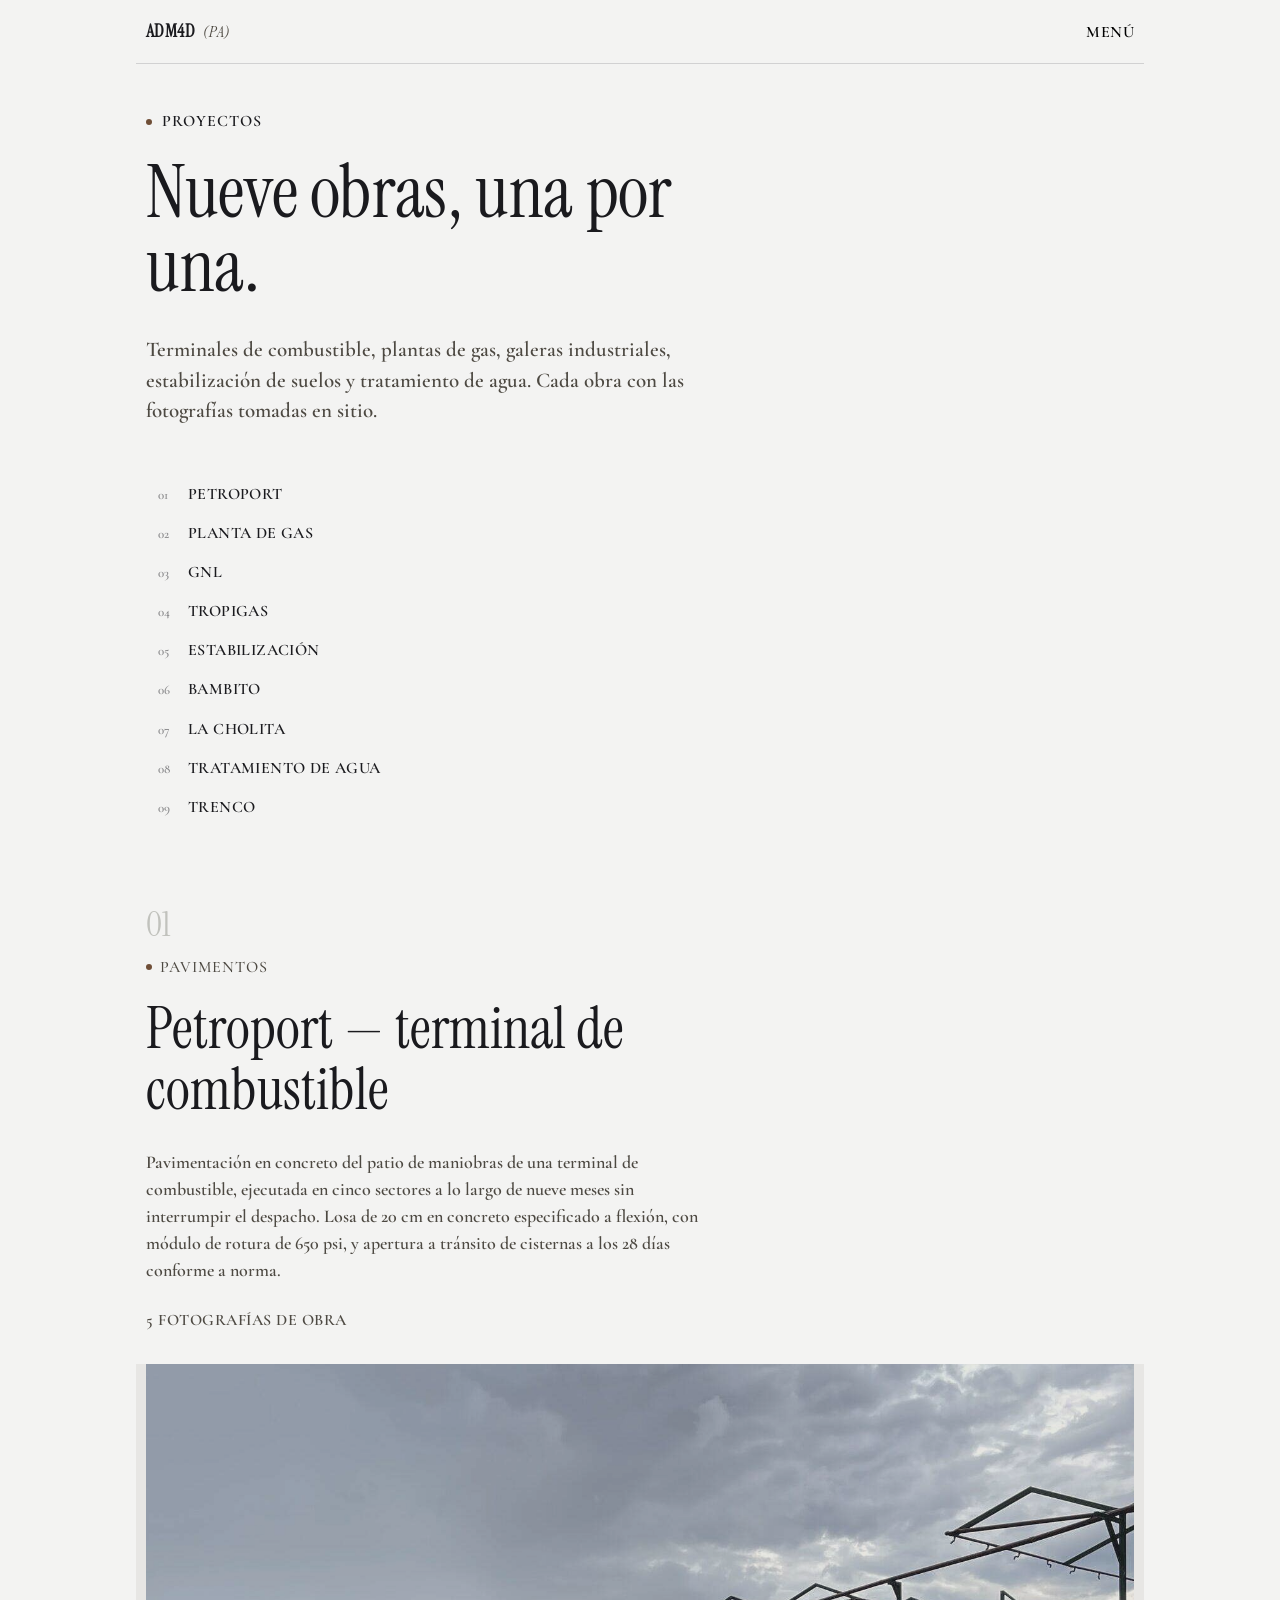
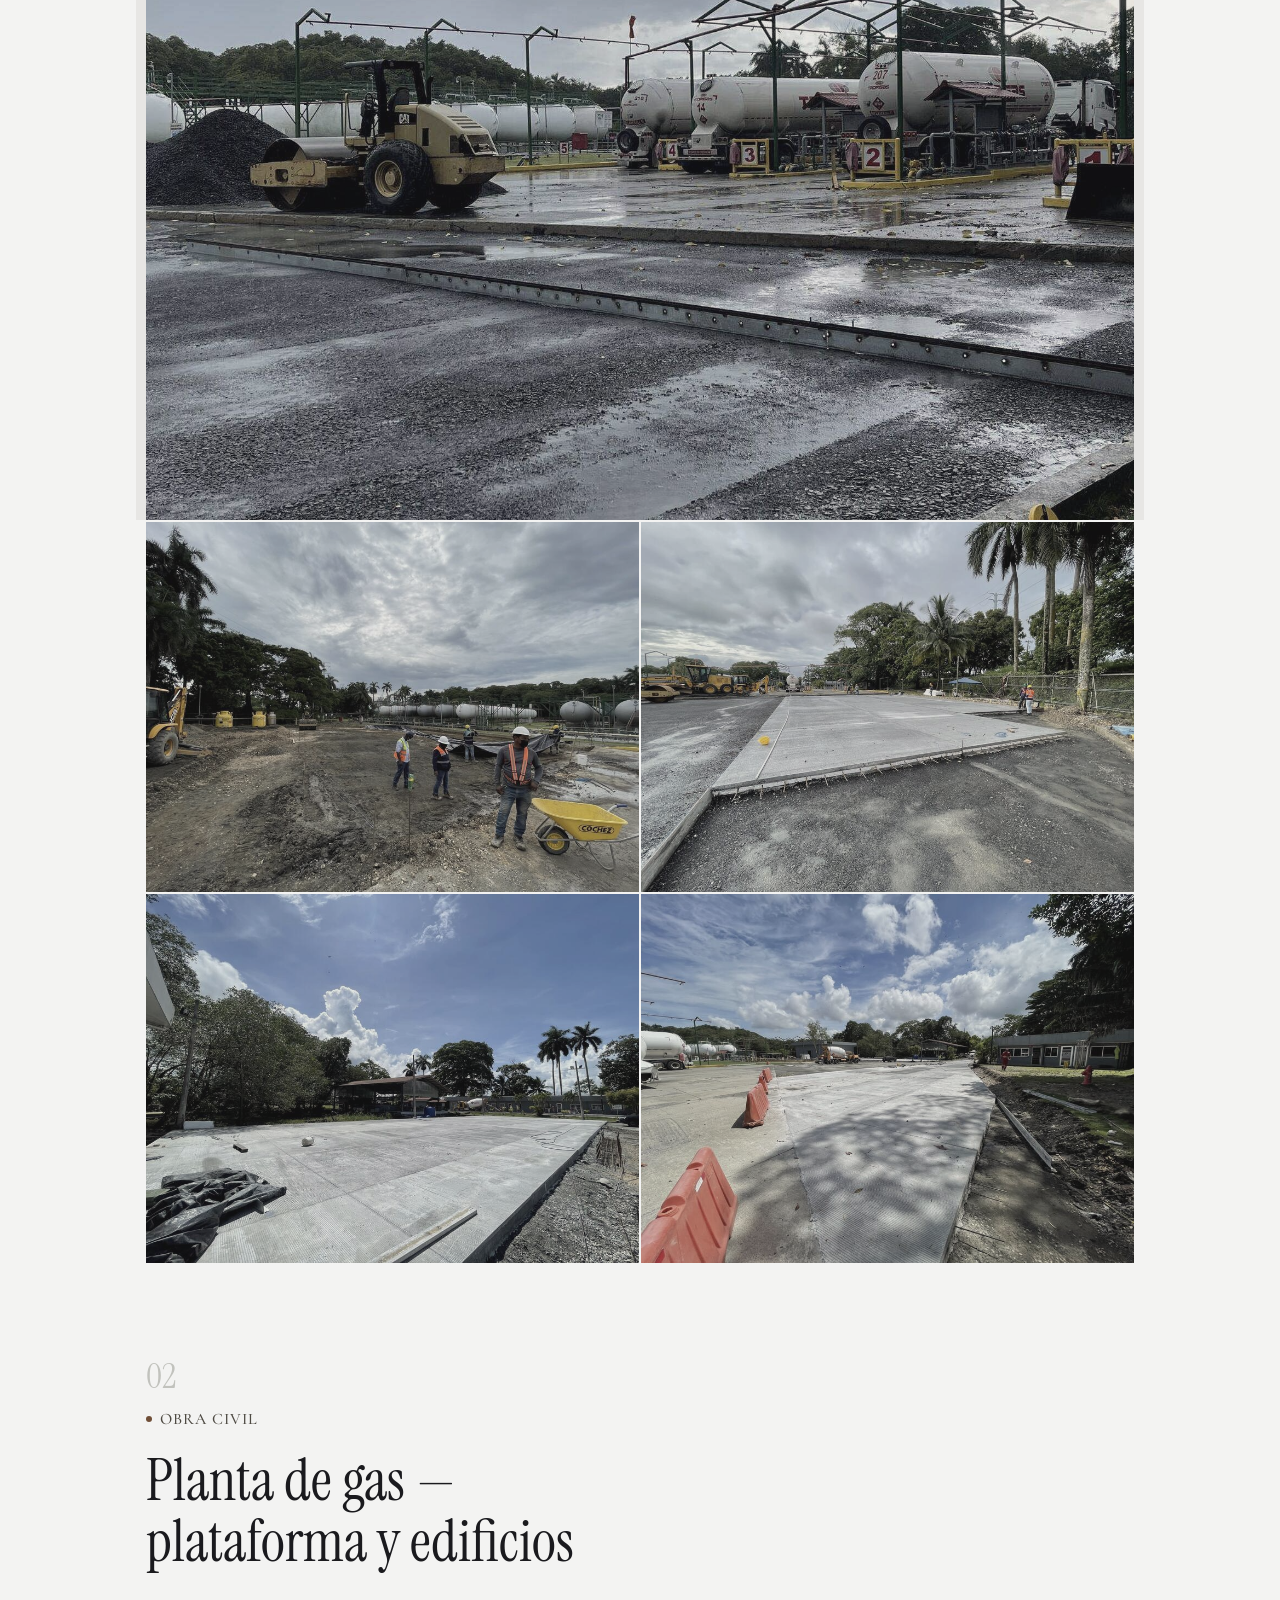
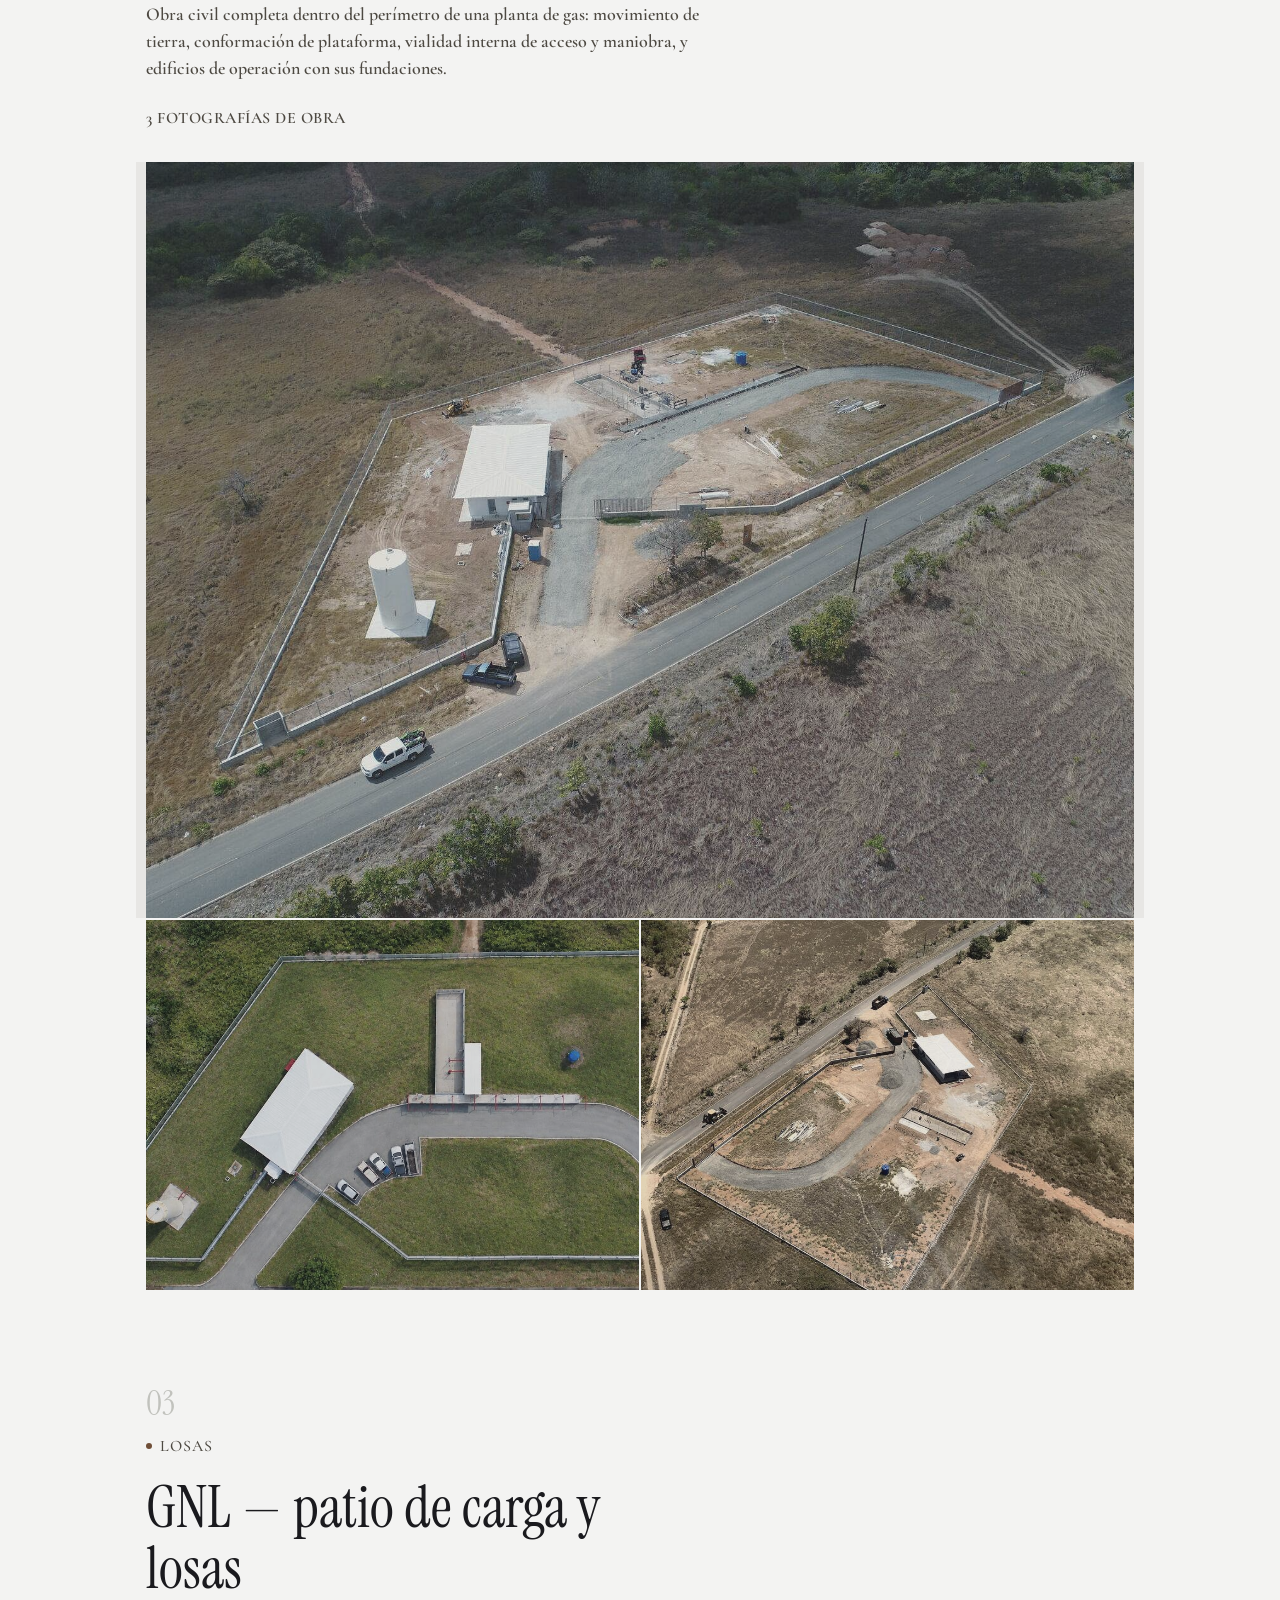
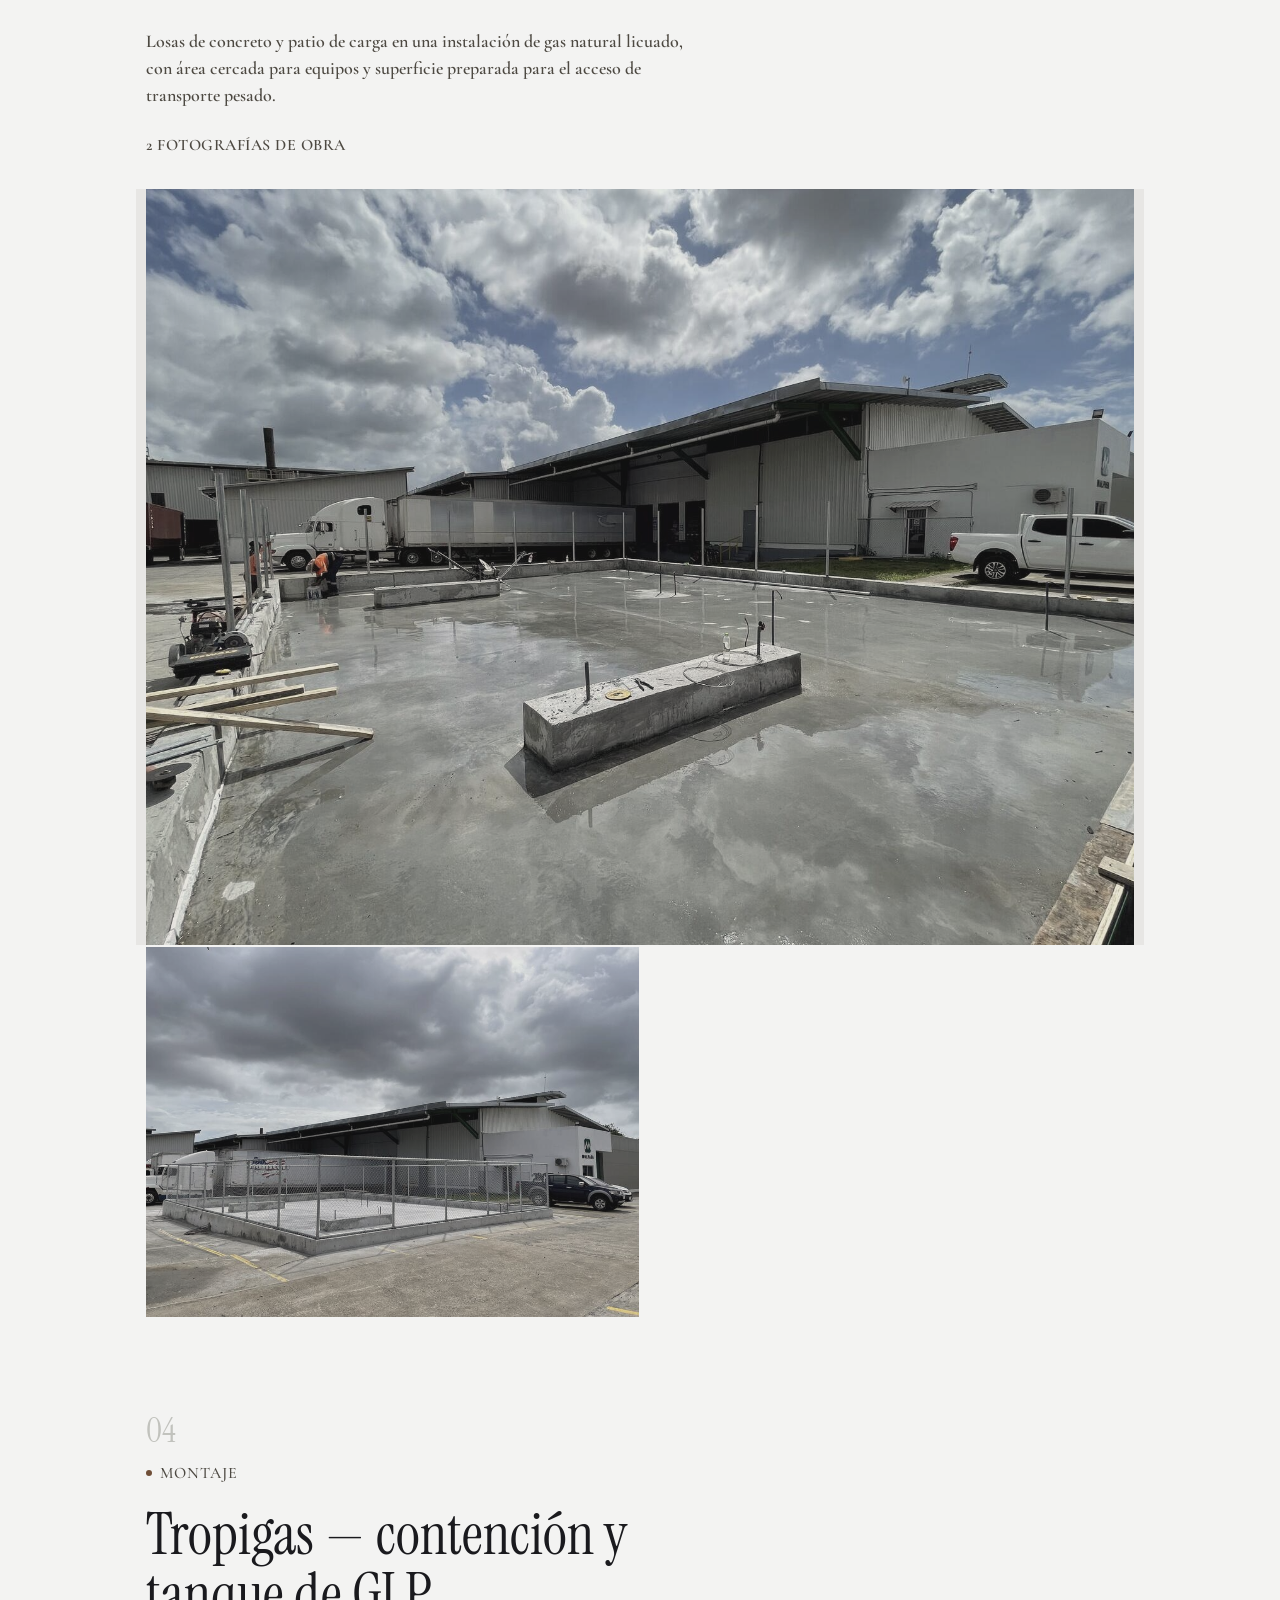
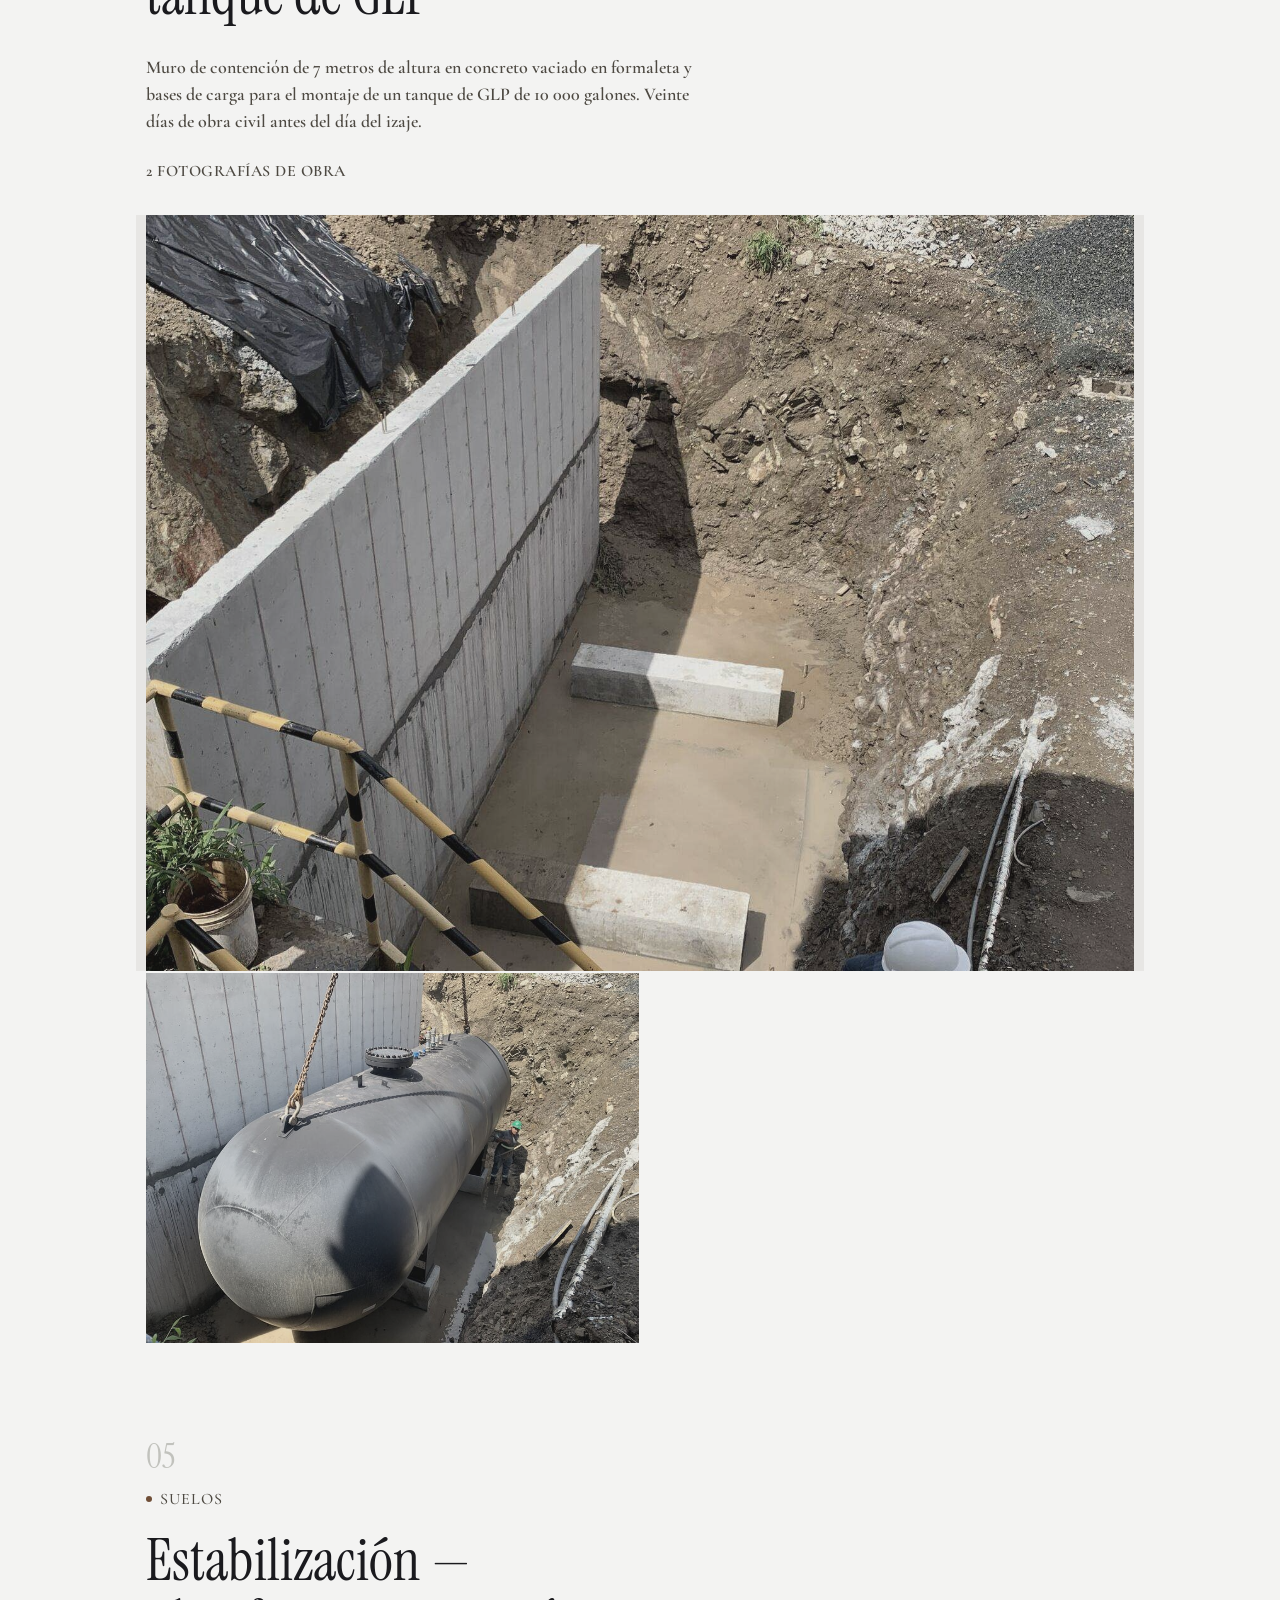
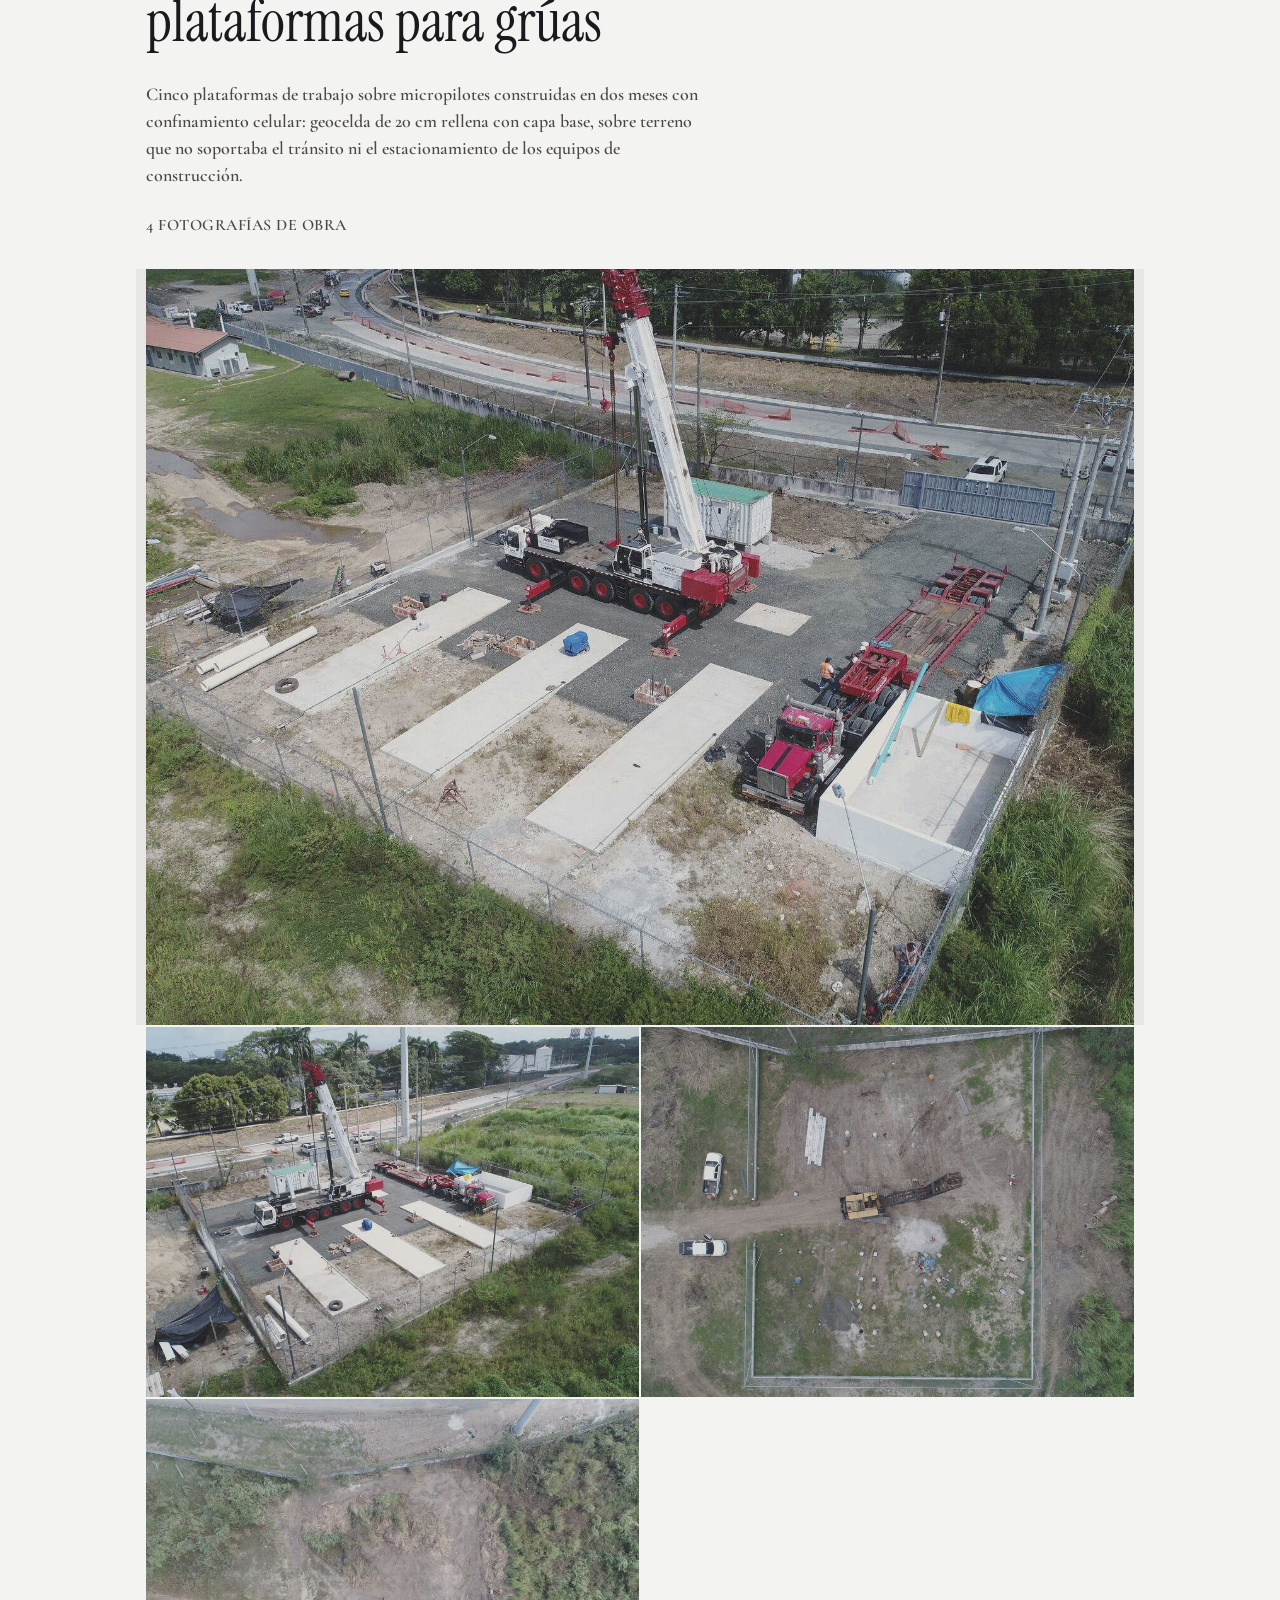
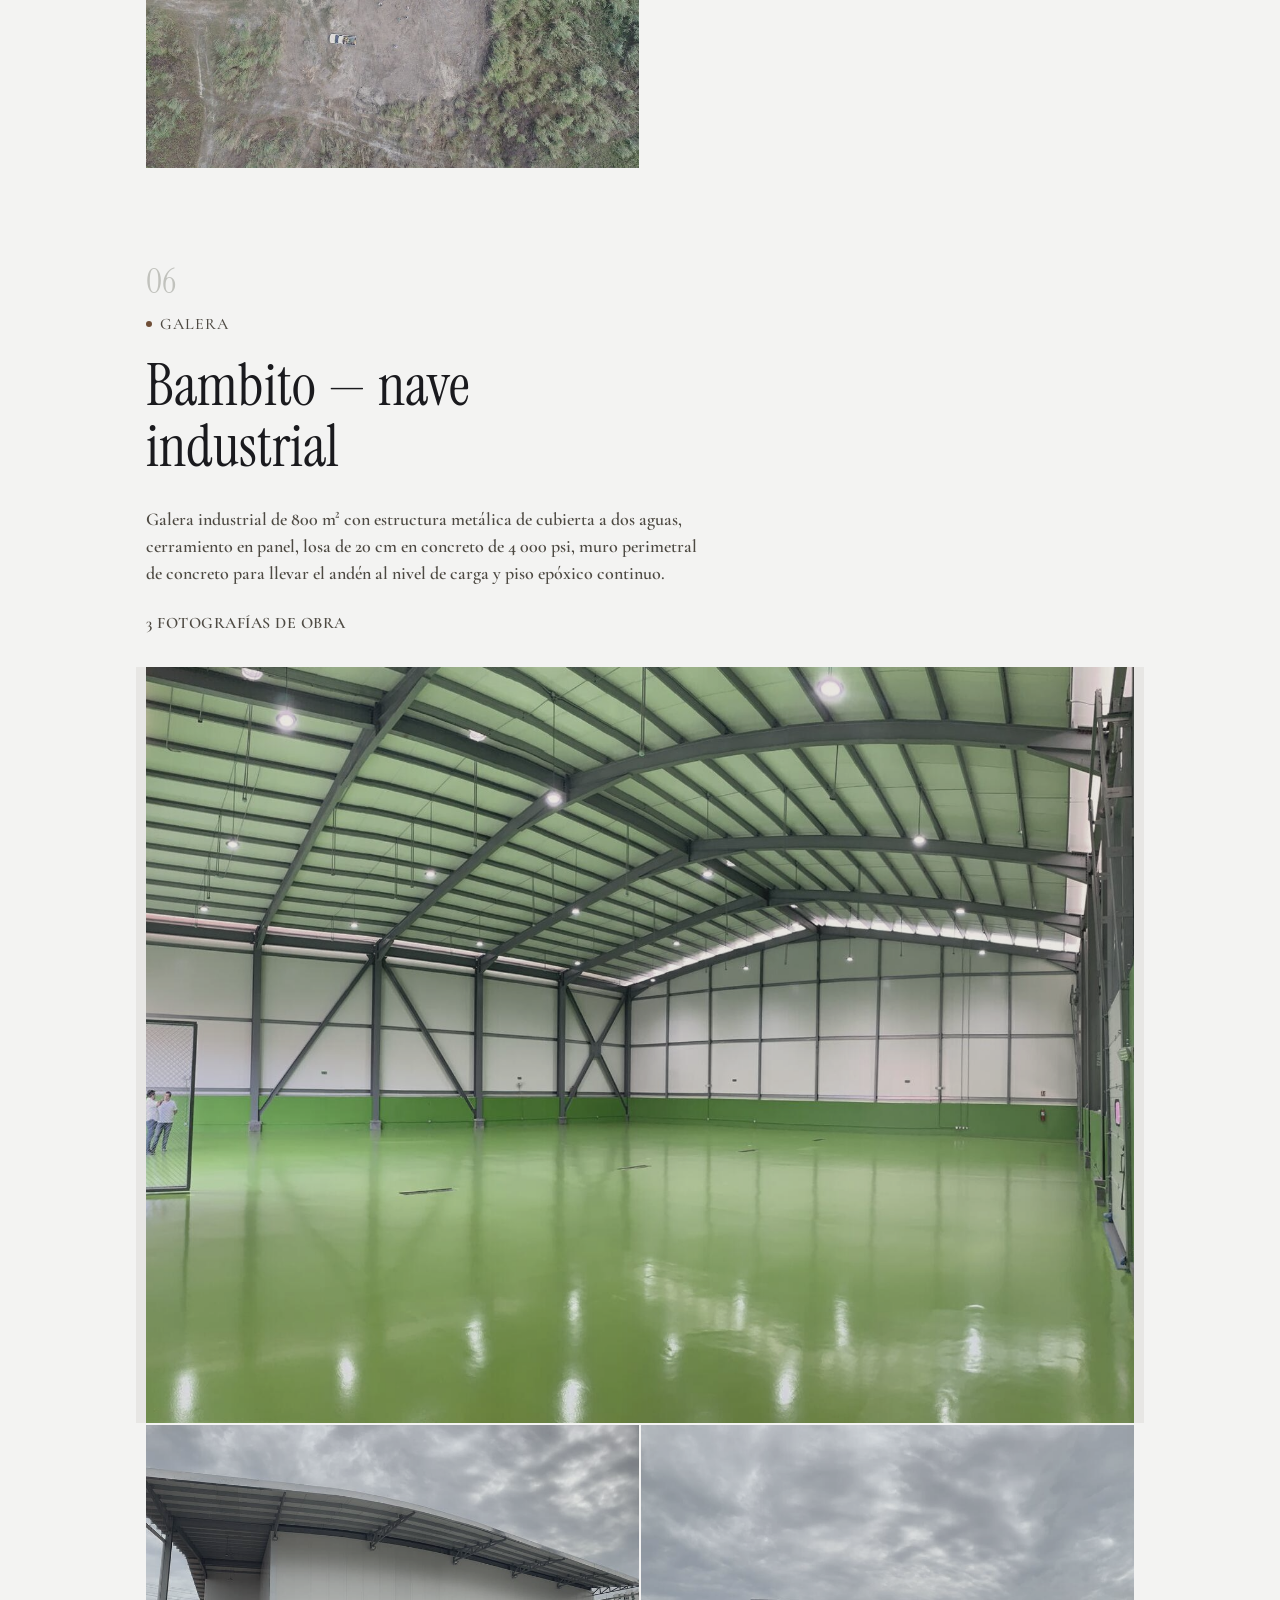
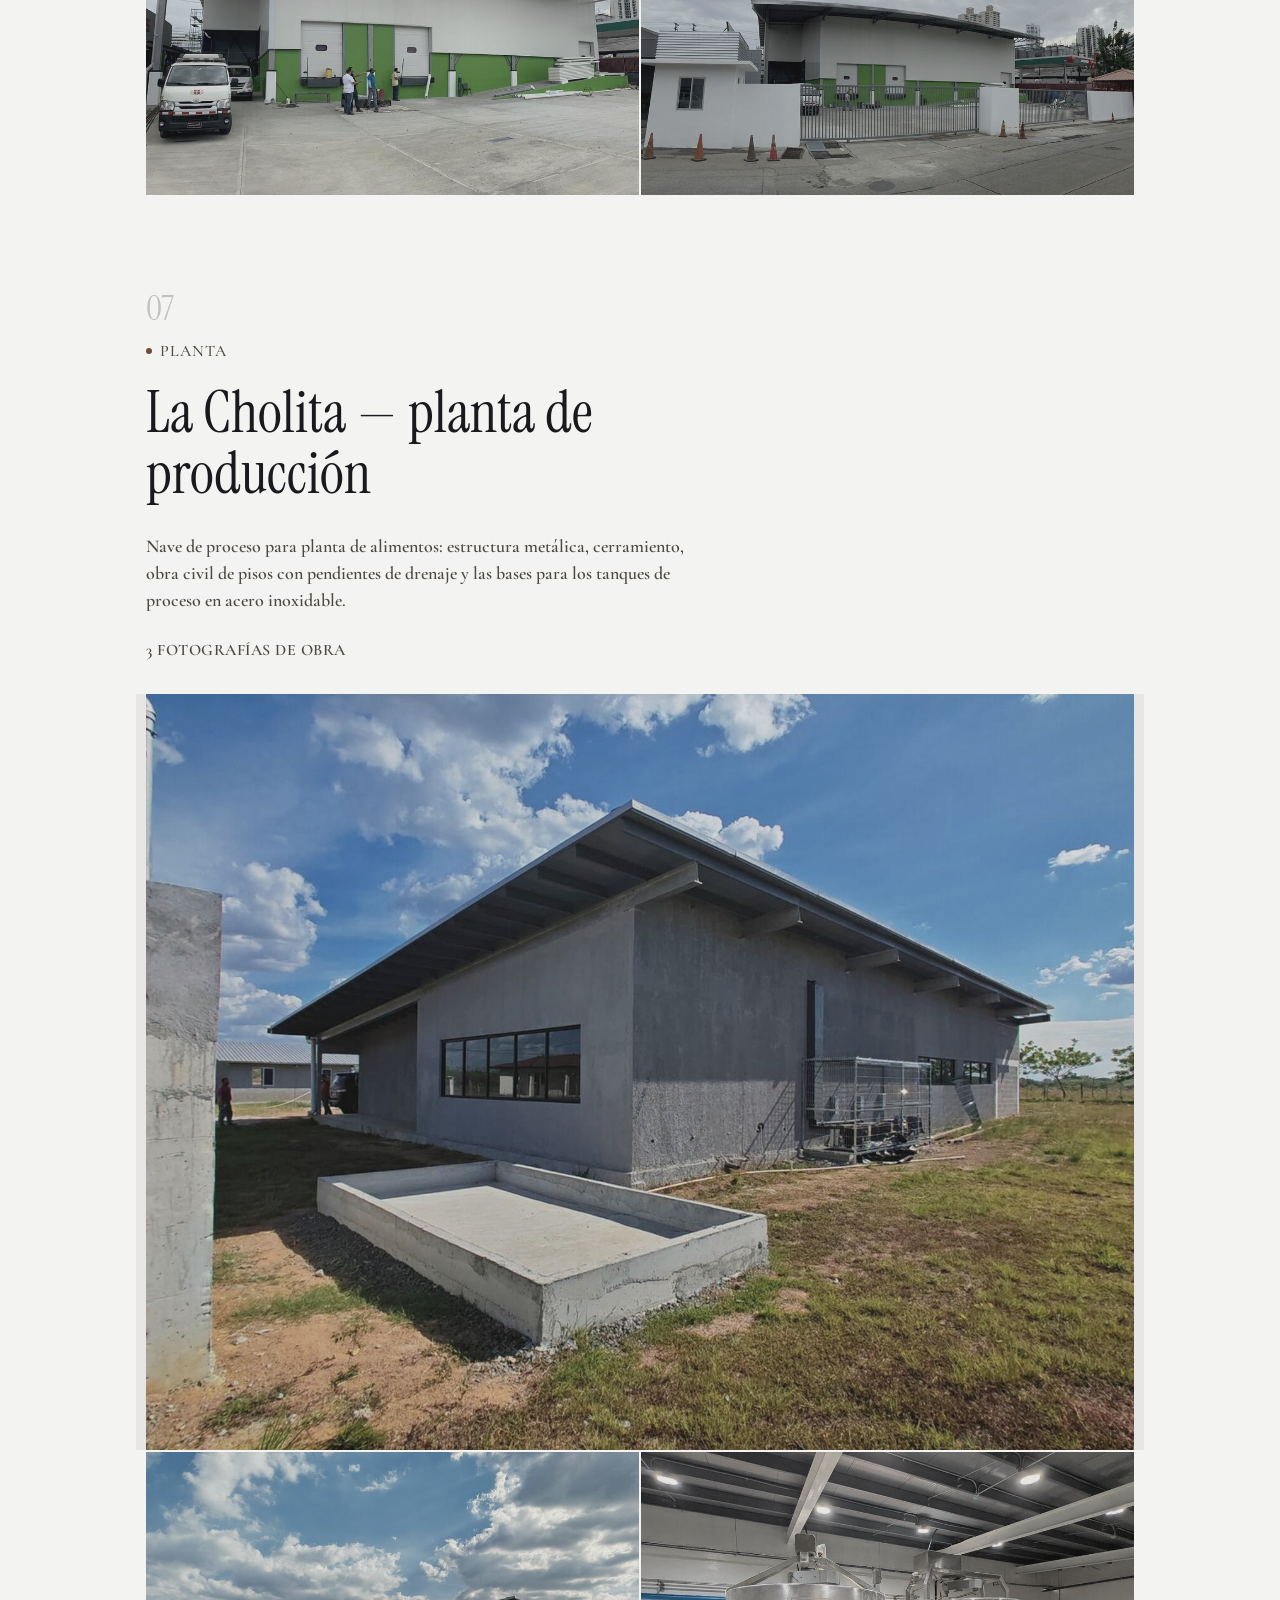
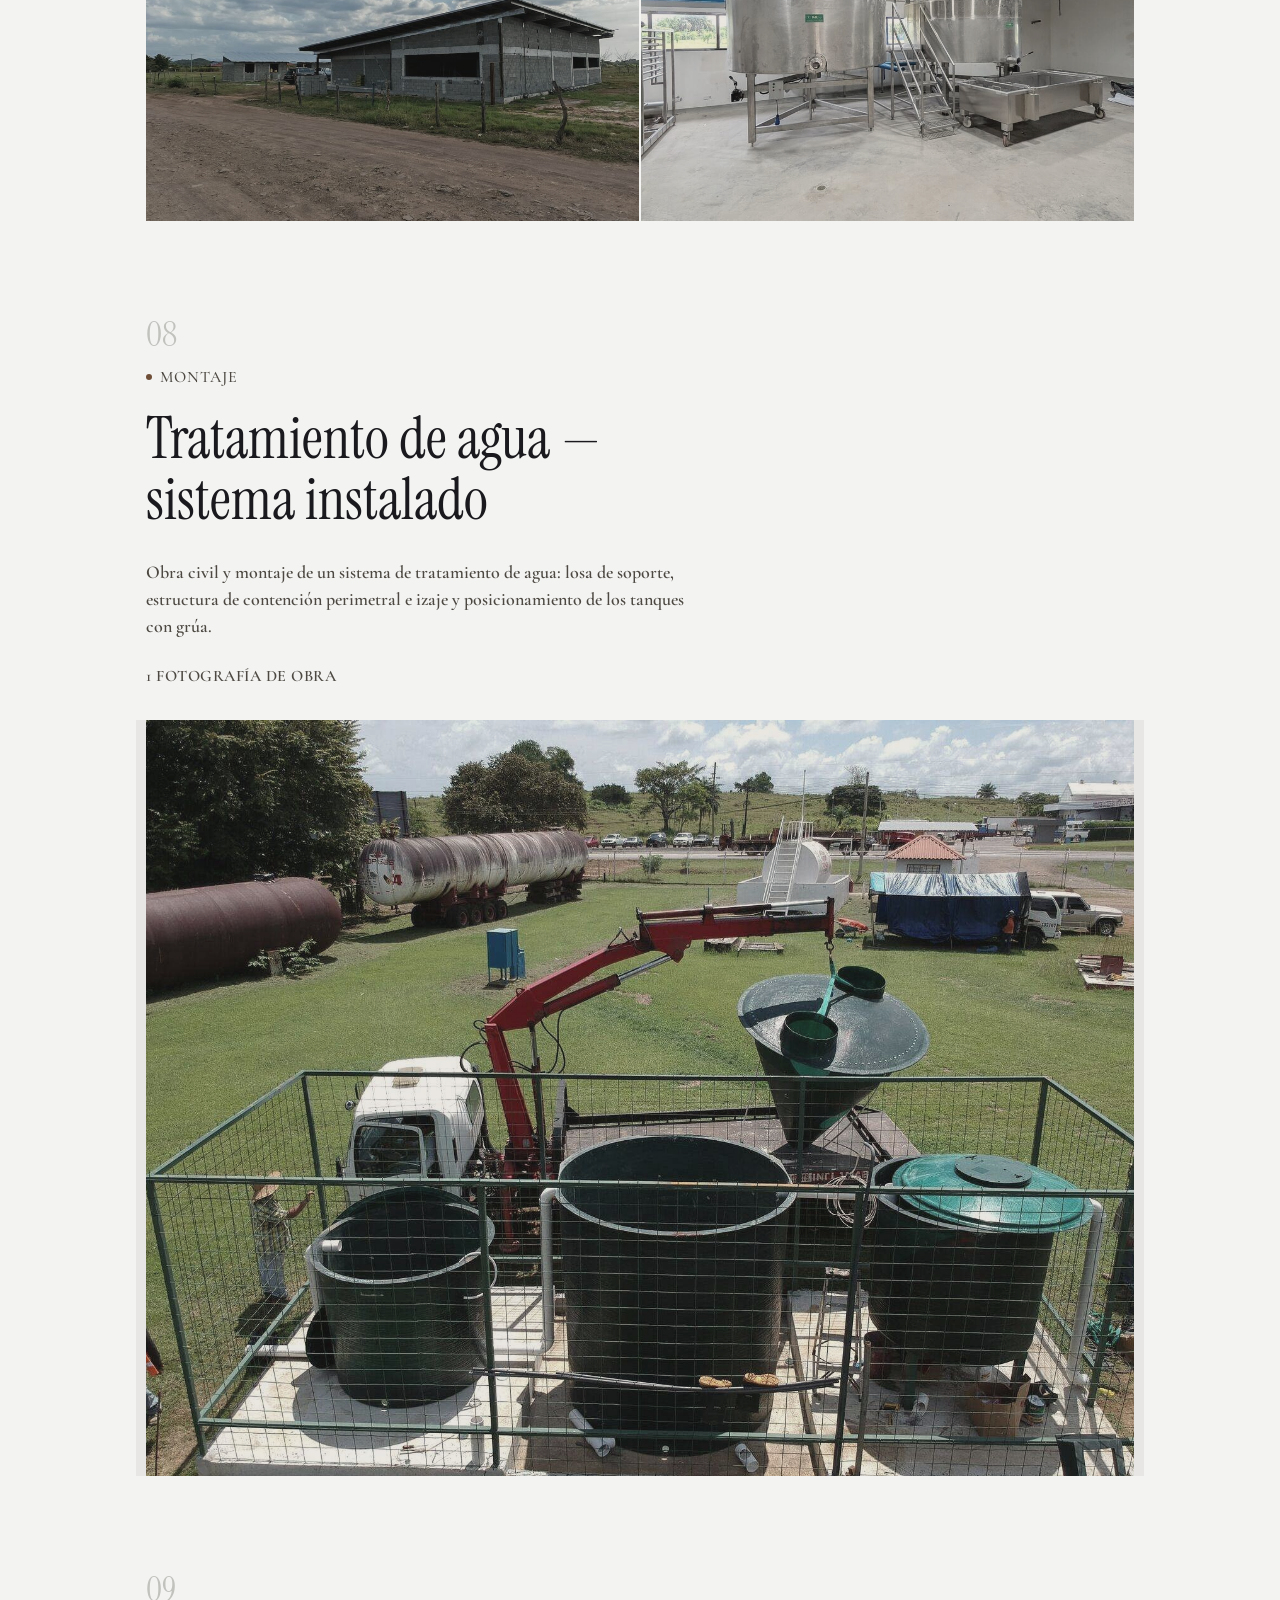
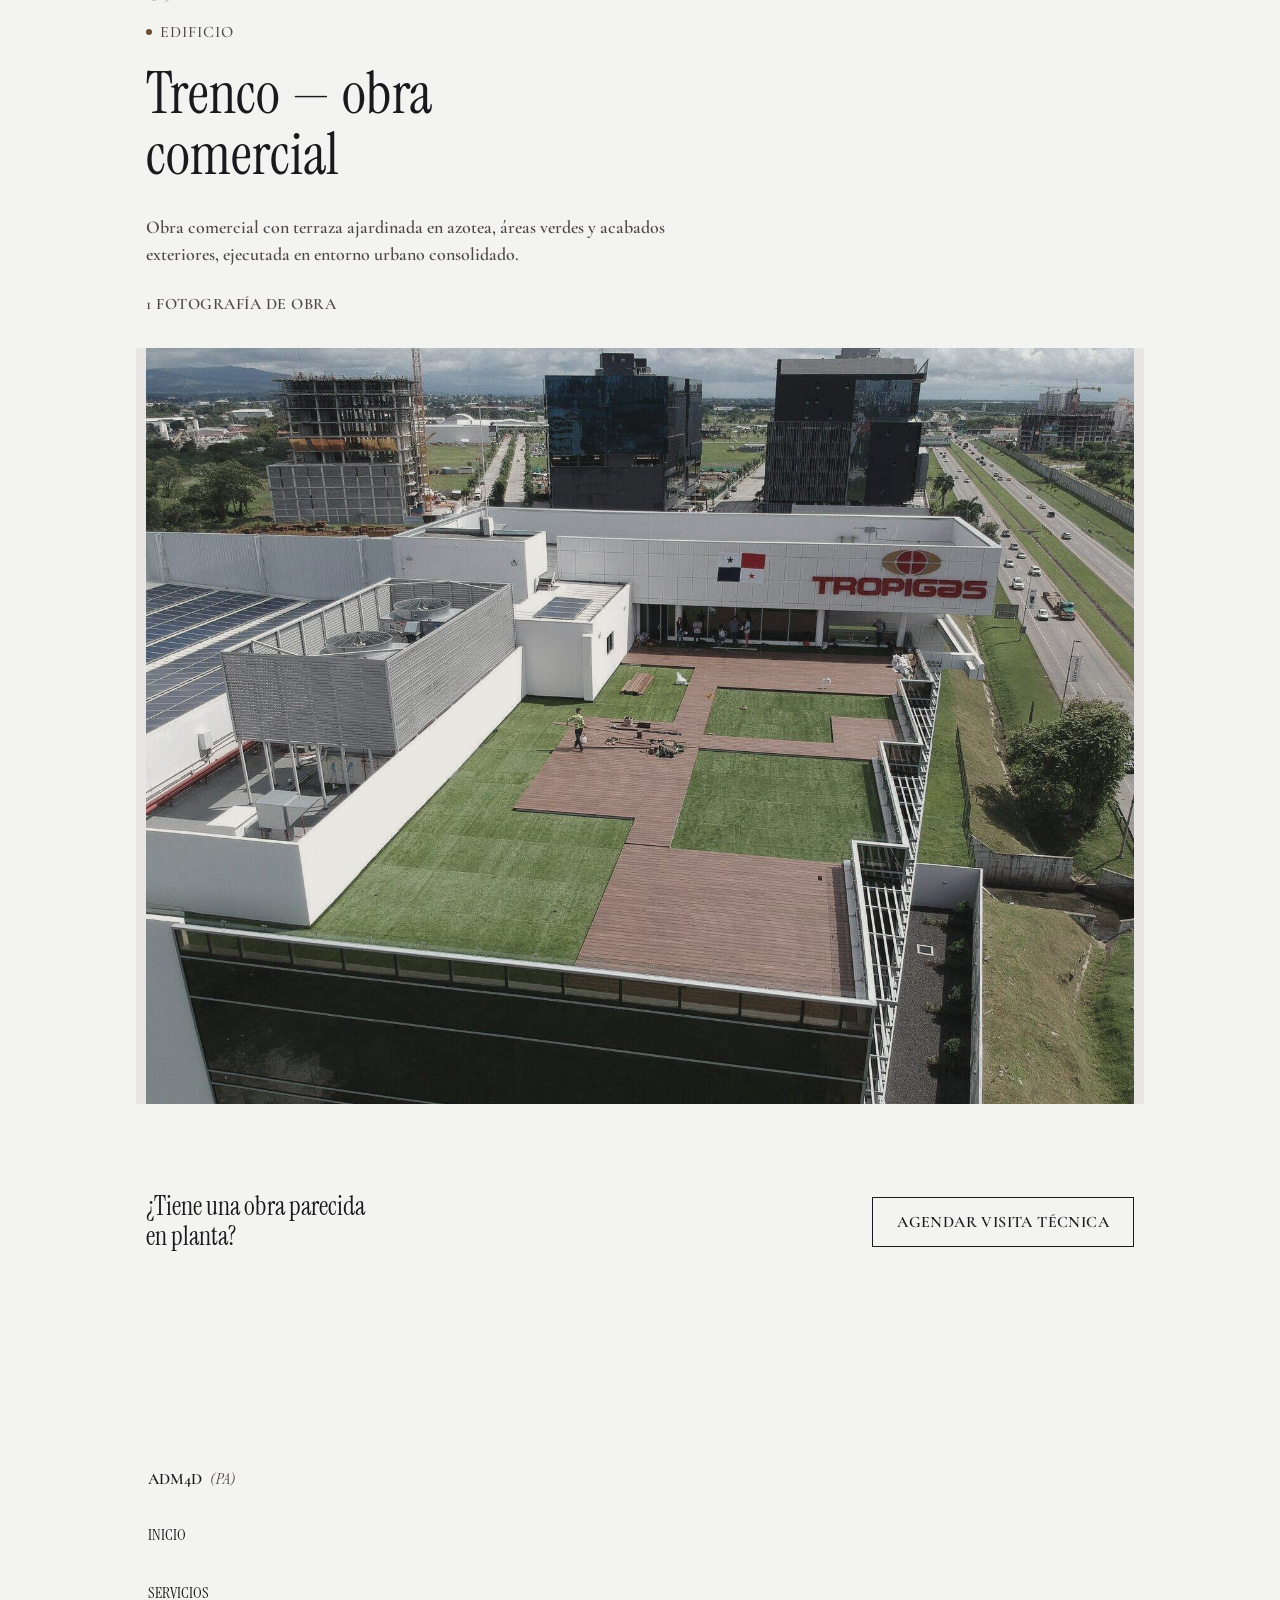
<file: proyectos/index.html>
<!DOCTYPE html>
<html lang="es" data-theme="light">
<head>
<meta charset="utf-8">
<meta name="color-scheme" content="light only">
<meta name="viewport" content="width=device-width, initial-scale=1">
<title>Proyectos — ADM4D, obra civil industrial en Panamá</title>
<meta name="description" content="Nueve obras de ADM4D en Panamá: terminales de combustible, plantas de gas, GNL, galeras industriales, estabilización de suelos y tratamiento de agua, con fotografías de cada proyecto.">
<link rel="canonical" href="https://www.adm4d.pro/proyectos/">
<meta property="og:title" content="Proyectos — ADM4D">
<meta property="og:description" content="Nueve obras de ADM4D en Panamá: terminales, plantas de gas, galeras industriales y estabilización de suelos.">
<meta property="og:type" content="website">
<meta property="og:url" content="https://www.adm4d.pro/proyectos/">
<meta property="og:image" content="https://www.adm4d.pro/assets/img/proyectos/petroport-1.jpg">
<meta name="robots" content="index,follow">
<meta name="theme-color" content="#f3f3f2">
<link rel="icon" href="../assets/img/favicon.svg" type="image/svg+xml">
<link rel="preconnect" href="https://fonts.googleapis.com">
<link rel="preconnect" href="https://fonts.gstatic.com" crossorigin>
<link href="https://fonts.googleapis.com/css2?family=Cormorant+Garamond:wght@400;500;600&family=Instrument+Serif:ital@0;1&display=swap" rel="stylesheet">
<link rel="stylesheet" href="../assets/css/style.css">
<link rel="stylesheet" href="../assets/css/proyectos.css">
<script type="application/ld+json">
{"@context":"https://schema.org","@type":"CollectionPage","name":"Proyectos de ADM4D","url":"https://www.adm4d.pro/proyectos/","inLanguage":"es-PA","about":"Obra civil industrial en Panamá","mainEntity":{"@type":"ItemList","numberOfItems":9,"itemListElement":[{"@type":"ListItem","position":1,"name":"Petroport — terminal de combustible","url":"https://www.adm4d.pro/proyectos/#petroport"},{"@type":"ListItem","position":2,"name":"Planta de gas — plataforma y edificios","url":"https://www.adm4d.pro/proyectos/#planta-de-gas"},{"@type":"ListItem","position":3,"name":"GNL — patio de carga y losas","url":"https://www.adm4d.pro/proyectos/#gnl"},{"@type":"ListItem","position":4,"name":"Tropigas — contención y tanque de GLP","url":"https://www.adm4d.pro/proyectos/#tropigas"},{"@type":"ListItem","position":5,"name":"Estabilización — plataformas para grúas","url":"https://www.adm4d.pro/proyectos/#estabilizacion"},{"@type":"ListItem","position":6,"name":"Bambito — nave industrial","url":"https://www.adm4d.pro/proyectos/#bambito"},{"@type":"ListItem","position":7,"name":"La Cholita — planta de producción","url":"https://www.adm4d.pro/proyectos/#la-cholita"},{"@type":"ListItem","position":8,"name":"Tratamiento de agua — sistema instalado","url":"https://www.adm4d.pro/proyectos/#tratamiento-de-agua"},{"@type":"ListItem","position":9,"name":"Trenco — obra comercial","url":"https://www.adm4d.pro/proyectos/#trenco"}]}}
</script>
</head>
<body>
<div class="page" id="top">
  <div class="rails" aria-hidden="true"><i></i><i></i><i></i><i></i><i></i></div>

  <nav class="grid nav" aria-label="Principal">
    <div class="brand"><a href="../">ADM4D<em>(PA)</em></a></div>
    <a href="../#servicios">Servicios</a>
    <a href="../#futuro">Futuro</a>
    <a href="../blog/">Blog</a>
    <a class="last" href="../#contacto">Contacto</a>
    <button class="menu" id="menuBtn" aria-expanded="false" aria-controls="navmenu">Menú</button>
  </nav>
  <div class="navmenu" id="navmenu">
    <a href="../">Inicio</a><a href="../#servicios">Servicios</a><a href="../#futuro">Futuro</a><a href="../blog/">Blog</a><a href="../#nosotros">Nosotros</a><a href="../#contacto">Contacto</a>
  </div>

  <header class="phead">
    <div class="grid"><p class="label">Proyectos</p></div>
    <div class="grid"><h1>Nueve obras, una por una.</h1></div>
    <div class="grid"><p class="lead">Terminales de combustible, plantas de gas, galeras industriales, estabilización de suelos y tratamiento de agua. Cada obra con las fotografías tomadas en sitio.</p></div>
    <div class="grid"><nav class="indice" aria-label="Índice de proyectos"><a href="#petroport"><span>01</span>Petroport</a><a href="#planta-de-gas"><span>02</span>Planta de gas</a><a href="#gnl"><span>03</span>GNL</a><a href="#tropigas"><span>04</span>Tropigas</a><a href="#estabilizacion"><span>05</span>Estabilización</a><a href="#bambito"><span>06</span>Bambito</a><a href="#la-cholita"><span>07</span>La Cholita</a><a href="#tratamiento-de-agua"><span>08</span>Tratamiento de agua</a><a href="#trenco"><span>09</span>Trenco</a></nav></div>
  </header>

  <main>
  <section class="obra" id="petroport">
    <div class="grid">
      <p class="num">01</p>
      <div class="t">
        <p class="tag">Pavimentos</p>
        <h2>Petroport — terminal de combustible</h2>
        <p>Pavimentación en concreto del patio de maniobras de una terminal de combustible, ejecutada en cinco sectores a lo largo de nueve meses sin interrumpir el despacho. Losa de 20 cm en concreto especificado a flexión, con módulo de rotura de 650 psi, y apertura a tránsito de cisternas a los 28 días conforme a norma.</p>
        <p class="dato">5 fotografías de obra</p>
      </div>
    </div>
    <div class="grid shots">
      <figure class="big"><img src="../assets/img/proyectos/petroport-1.jpg" alt="Petroport — terminal de combustible" loading="lazy" decoding="async" width="1800" height="1200"><i style="left:20%"></i><i style="left:40%"></i><i style="left:60%"></i><i style="left:80%"></i></figure>
      <div class="mini"><figure><img src="../assets/img/proyectos/petroport-2.jpg" alt="Petroport — terminal de combustible — vista 2" loading="lazy" decoding="async" width="900" height="675"></figure><figure><img src="../assets/img/proyectos/petroport-3.jpg" alt="Petroport — terminal de combustible — vista 3" loading="lazy" decoding="async" width="900" height="675"></figure><figure><img src="../assets/img/proyectos/petroport-4.jpg" alt="Petroport — terminal de combustible — vista 4" loading="lazy" decoding="async" width="900" height="675"></figure><figure><img src="../assets/img/proyectos/petroport-5.jpg" alt="Petroport — terminal de combustible — vista 5" loading="lazy" decoding="async" width="900" height="675"></figure></div>
      <div class="cierre"></div>
    </div>
  </section>
  <section class="obra" id="planta-de-gas">
    <div class="grid">
      <p class="num">02</p>
      <div class="t">
        <p class="tag">Obra civil</p>
        <h2>Planta de gas — plataforma y edificios</h2>
        <p>Obra civil completa dentro del perímetro de una planta de gas: movimiento de tierra, conformación de plataforma, vialidad interna de acceso y maniobra, y edificios de operación con sus fundaciones.</p>
        <p class="dato">3 fotografías de obra</p>
      </div>
    </div>
    <div class="grid shots">
      <figure class="big"><img src="../assets/img/proyectos/planta-de-gas-1.jpg" alt="Planta de gas — plataforma y edificios" loading="lazy" decoding="async" width="1800" height="1200"><i style="left:20%"></i><i style="left:40%"></i><i style="left:60%"></i><i style="left:80%"></i></figure>
      <div class="mini"><figure><img src="../assets/img/proyectos/planta-de-gas-2.jpg" alt="Planta de gas — plataforma y edificios — vista 2" loading="lazy" decoding="async" width="900" height="675"></figure><figure><img src="../assets/img/proyectos/planta-de-gas-3.jpg" alt="Planta de gas — plataforma y edificios — vista 3" loading="lazy" decoding="async" width="900" height="675"></figure></div>
      <div class="cierre"></div>
    </div>
  </section>
  <section class="obra" id="gnl">
    <div class="grid">
      <p class="num">03</p>
      <div class="t">
        <p class="tag">Losas</p>
        <h2>GNL — patio de carga y losas</h2>
        <p>Losas de concreto y patio de carga en una instalación de gas natural licuado, con área cercada para equipos y superficie preparada para el acceso de transporte pesado.</p>
        <p class="dato">2 fotografías de obra</p>
      </div>
    </div>
    <div class="grid shots">
      <figure class="big"><img src="../assets/img/proyectos/gnl-1.jpg" alt="GNL — patio de carga y losas" loading="lazy" decoding="async" width="1800" height="1200"><i style="left:20%"></i><i style="left:40%"></i><i style="left:60%"></i><i style="left:80%"></i></figure>
      <div class="mini"><figure><img src="../assets/img/proyectos/gnl-2.jpg" alt="GNL — patio de carga y losas — vista 2" loading="lazy" decoding="async" width="900" height="675"></figure></div>
      <div class="cierre"></div>
    </div>
  </section>
  <section class="obra" id="tropigas">
    <div class="grid">
      <p class="num">04</p>
      <div class="t">
        <p class="tag">Montaje</p>
        <h2>Tropigas — contención y tanque de GLP</h2>
        <p>Muro de contención de 7 metros de altura en concreto vaciado en formaleta y bases de carga para el montaje de un tanque de GLP de 10 000 galones. Veinte días de obra civil antes del día del izaje.</p>
        <p class="dato">2 fotografías de obra</p>
      </div>
    </div>
    <div class="grid shots">
      <figure class="big"><img src="../assets/img/proyectos/tropigas-1.jpg" alt="Tropigas — contención y tanque de GLP" loading="lazy" decoding="async" width="1800" height="1200"><i style="left:20%"></i><i style="left:40%"></i><i style="left:60%"></i><i style="left:80%"></i></figure>
      <div class="mini"><figure><img src="../assets/img/proyectos/tropigas-2.jpg" alt="Tropigas — contención y tanque de GLP — vista 2" loading="lazy" decoding="async" width="900" height="675"></figure></div>
      <div class="cierre"></div>
    </div>
  </section>
  <section class="obra" id="estabilizacion">
    <div class="grid">
      <p class="num">05</p>
      <div class="t">
        <p class="tag">Suelos</p>
        <h2>Estabilización — plataformas para grúas</h2>
        <p>Cinco plataformas de trabajo sobre micropilotes construidas en dos meses con confinamiento celular: geocelda de 20 cm rellena con capa base, sobre terreno que no soportaba el tránsito ni el estacionamiento de los equipos de construcción.</p>
        <p class="dato">4 fotografías de obra</p>
      </div>
    </div>
    <div class="grid shots">
      <figure class="big"><img src="../assets/img/proyectos/estabilizacion-1.jpg" alt="Estabilización — plataformas para grúas" loading="lazy" decoding="async" width="1800" height="1200"><i style="left:20%"></i><i style="left:40%"></i><i style="left:60%"></i><i style="left:80%"></i></figure>
      <div class="mini"><figure><img src="../assets/img/proyectos/estabilizacion-2.jpg" alt="Estabilización — plataformas para grúas — vista 2" loading="lazy" decoding="async" width="900" height="675"></figure><figure><img src="../assets/img/proyectos/estabilizacion-3.jpg" alt="Estabilización — plataformas para grúas — vista 3" loading="lazy" decoding="async" width="900" height="675"></figure><figure><img src="../assets/img/proyectos/estabilizacion-4.jpg" alt="Estabilización — plataformas para grúas — vista 4" loading="lazy" decoding="async" width="900" height="675"></figure></div>
      <div class="cierre"></div>
    </div>
  </section>
  <section class="obra" id="bambito">
    <div class="grid">
      <p class="num">06</p>
      <div class="t">
        <p class="tag">Galera</p>
        <h2>Bambito — nave industrial</h2>
        <p>Galera industrial de 800 m² con estructura metálica de cubierta a dos aguas, cerramiento en panel, losa de 20 cm en concreto de 4 000 psi, muro perimetral de concreto para llevar el andén al nivel de carga y piso epóxico continuo.</p>
        <p class="dato">3 fotografías de obra</p>
      </div>
    </div>
    <div class="grid shots">
      <figure class="big"><img src="../assets/img/proyectos/bambito-1.jpg" alt="Bambito — nave industrial" loading="lazy" decoding="async" width="1800" height="1200"><i style="left:20%"></i><i style="left:40%"></i><i style="left:60%"></i><i style="left:80%"></i></figure>
      <div class="mini"><figure><img src="../assets/img/proyectos/bambito-2.jpg" alt="Bambito — nave industrial — vista 2" loading="lazy" decoding="async" width="900" height="675"></figure><figure><img src="../assets/img/proyectos/bambito-3.jpg" alt="Bambito — nave industrial — vista 3" loading="lazy" decoding="async" width="900" height="675"></figure></div>
      <div class="cierre"></div>
    </div>
  </section>
  <section class="obra" id="la-cholita">
    <div class="grid">
      <p class="num">07</p>
      <div class="t">
        <p class="tag">Planta</p>
        <h2>La Cholita — planta de producción</h2>
        <p>Nave de proceso para planta de alimentos: estructura metálica, cerramiento, obra civil de pisos con pendientes de drenaje y las bases para los tanques de proceso en acero inoxidable.</p>
        <p class="dato">3 fotografías de obra</p>
      </div>
    </div>
    <div class="grid shots">
      <figure class="big"><img src="../assets/img/proyectos/la-cholita-1.jpg" alt="La Cholita — planta de producción" loading="lazy" decoding="async" width="1800" height="1200"><i style="left:20%"></i><i style="left:40%"></i><i style="left:60%"></i><i style="left:80%"></i></figure>
      <div class="mini"><figure><img src="../assets/img/proyectos/la-cholita-2.jpg" alt="La Cholita — planta de producción — vista 2" loading="lazy" decoding="async" width="900" height="675"></figure><figure><img src="../assets/img/proyectos/la-cholita-3.jpg" alt="La Cholita — planta de producción — vista 3" loading="lazy" decoding="async" width="900" height="675"></figure></div>
      <div class="cierre"></div>
    </div>
  </section>
  <section class="obra" id="tratamiento-de-agua">
    <div class="grid">
      <p class="num">08</p>
      <div class="t">
        <p class="tag">Montaje</p>
        <h2>Tratamiento de agua — sistema instalado</h2>
        <p>Obra civil y montaje de un sistema de tratamiento de agua: losa de soporte, estructura de contención perimetral e izaje y posicionamiento de los tanques con grúa.</p>
        <p class="dato">1 fotografía de obra</p>
      </div>
    </div>
    <div class="grid shots">
      <figure class="big"><img src="../assets/img/proyectos/tratamiento-de-agua-1.jpg" alt="Tratamiento de agua — sistema instalado" loading="lazy" decoding="async" width="1800" height="1200"><i style="left:20%"></i><i style="left:40%"></i><i style="left:60%"></i><i style="left:80%"></i></figure>
      
      <div class="cierre"></div>
    </div>
  </section>
  <section class="obra" id="trenco">
    <div class="grid">
      <p class="num">09</p>
      <div class="t">
        <p class="tag">Edificio</p>
        <h2>Trenco — obra comercial</h2>
        <p>Obra comercial con terraza ajardinada en azotea, áreas verdes y acabados exteriores, ejecutada en entorno urbano consolidado.</p>
        <p class="dato">1 fotografía de obra</p>
      </div>
    </div>
    <div class="grid shots">
      <figure class="big"><img src="../assets/img/proyectos/trenco-1.jpg" alt="Trenco — obra comercial" loading="lazy" decoding="async" width="1800" height="1200"><i style="left:20%"></i><i style="left:40%"></i><i style="left:60%"></i><i style="left:80%"></i></figure>
      
      <div class="cierre"></div>
    </div>
  </section>

    <div class="grid">
      <div class="volver">
        <p>¿Tiene una obra parecida en planta?</p>
        <a href="../#contacto">Agendar visita técnica</a>
      </div>
    </div>
  </main>

  <footer class="grid">
    <p class="brand">ADM4D<em>(PA)</em></p>
    <ul class="links"><li><a href="../">Inicio</a></li><li><a href="../#servicios">Servicios</a></li><li><a href="../#futuro">Futuro</a></li><li><a href="../blog/">Blog</a></li><li><a href="../#contacto">Contacto</a></li></ul>
    <div class="mark" aria-hidden="true">
      <div><svg viewBox="0 0 260 260" preserveAspectRatio="none"><path d="M0 260V130C0 58 58 0 130 0s130 58 130 130v130z"/></svg></div>
      <div><svg viewBox="0 0 260 260" preserveAspectRatio="none"><path d="M0 0h130a130 130 0 0 1 0 260H0z"/></svg></div>
      <div><svg viewBox="0 0 260 260" preserveAspectRatio="none"><path d="M0 0a84 84 0 0 1 84 84v176H0z"/><path d="M88 0a84 84 0 0 1 84 84v176H88z"/><path d="M176 0h84v260a84 84 0 0 1-84-84z"/></svg></div>
      <div><svg viewBox="0 0 260 260" preserveAspectRatio="none"><circle cx="64" cy="64" r="64"/><circle cx="196" cy="64" r="64"/><circle cx="64" cy="196" r="64"/><circle cx="196" cy="196" r="64"/></svg></div>
      <div><svg viewBox="0 0 260 260" preserveAspectRatio="none"><path d="M0 0h130a130 130 0 0 1 0 260H0z"/></svg></div>
      <div></div>
    </div>
    <div class="meta"><a href="#">Instagram</a><a href="#">LinkedIn</a><a href="../#contacto">Contacto</a><a href="#">Aviso legal</a></div>
    <p class="copy">© 2026 ADM4D <em>(PA)</em></p>
  </footer>
</div>
<script src="../assets/js/main.js"></script>
</body>
</html>
</file>
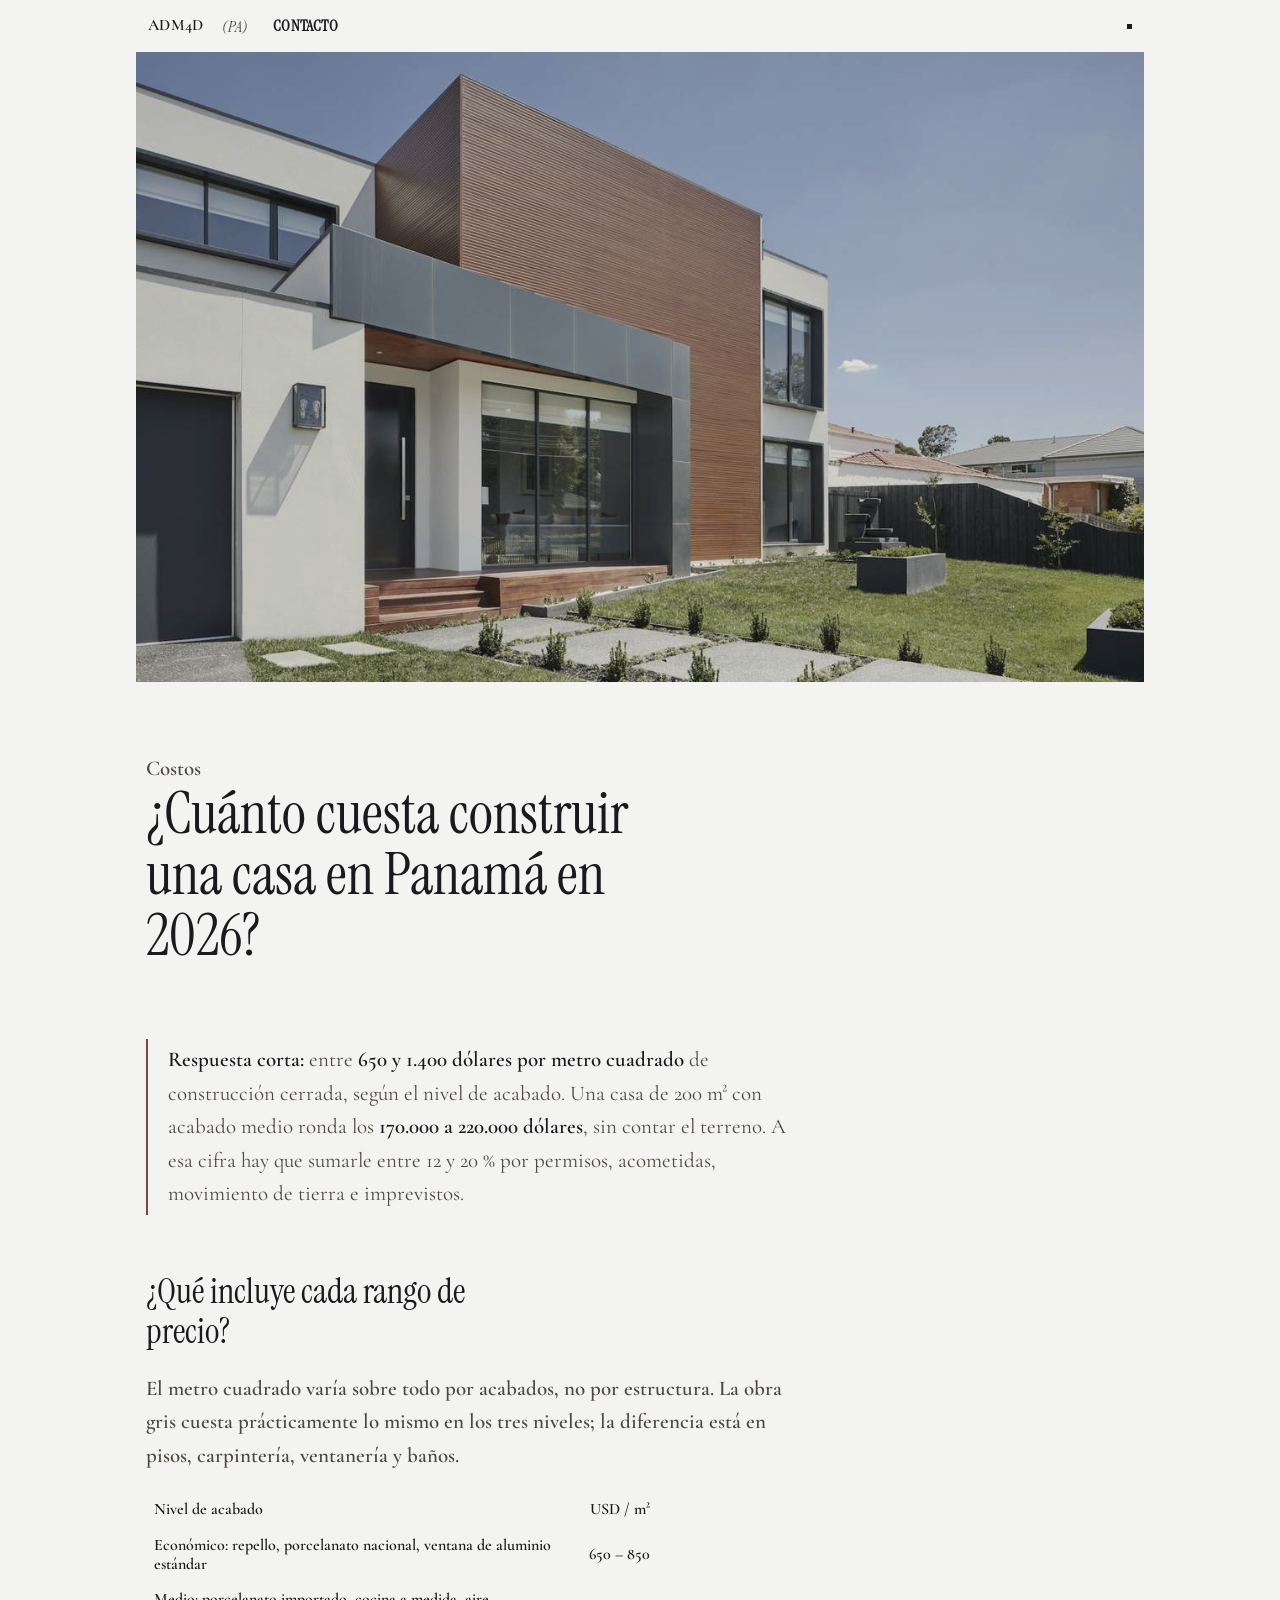
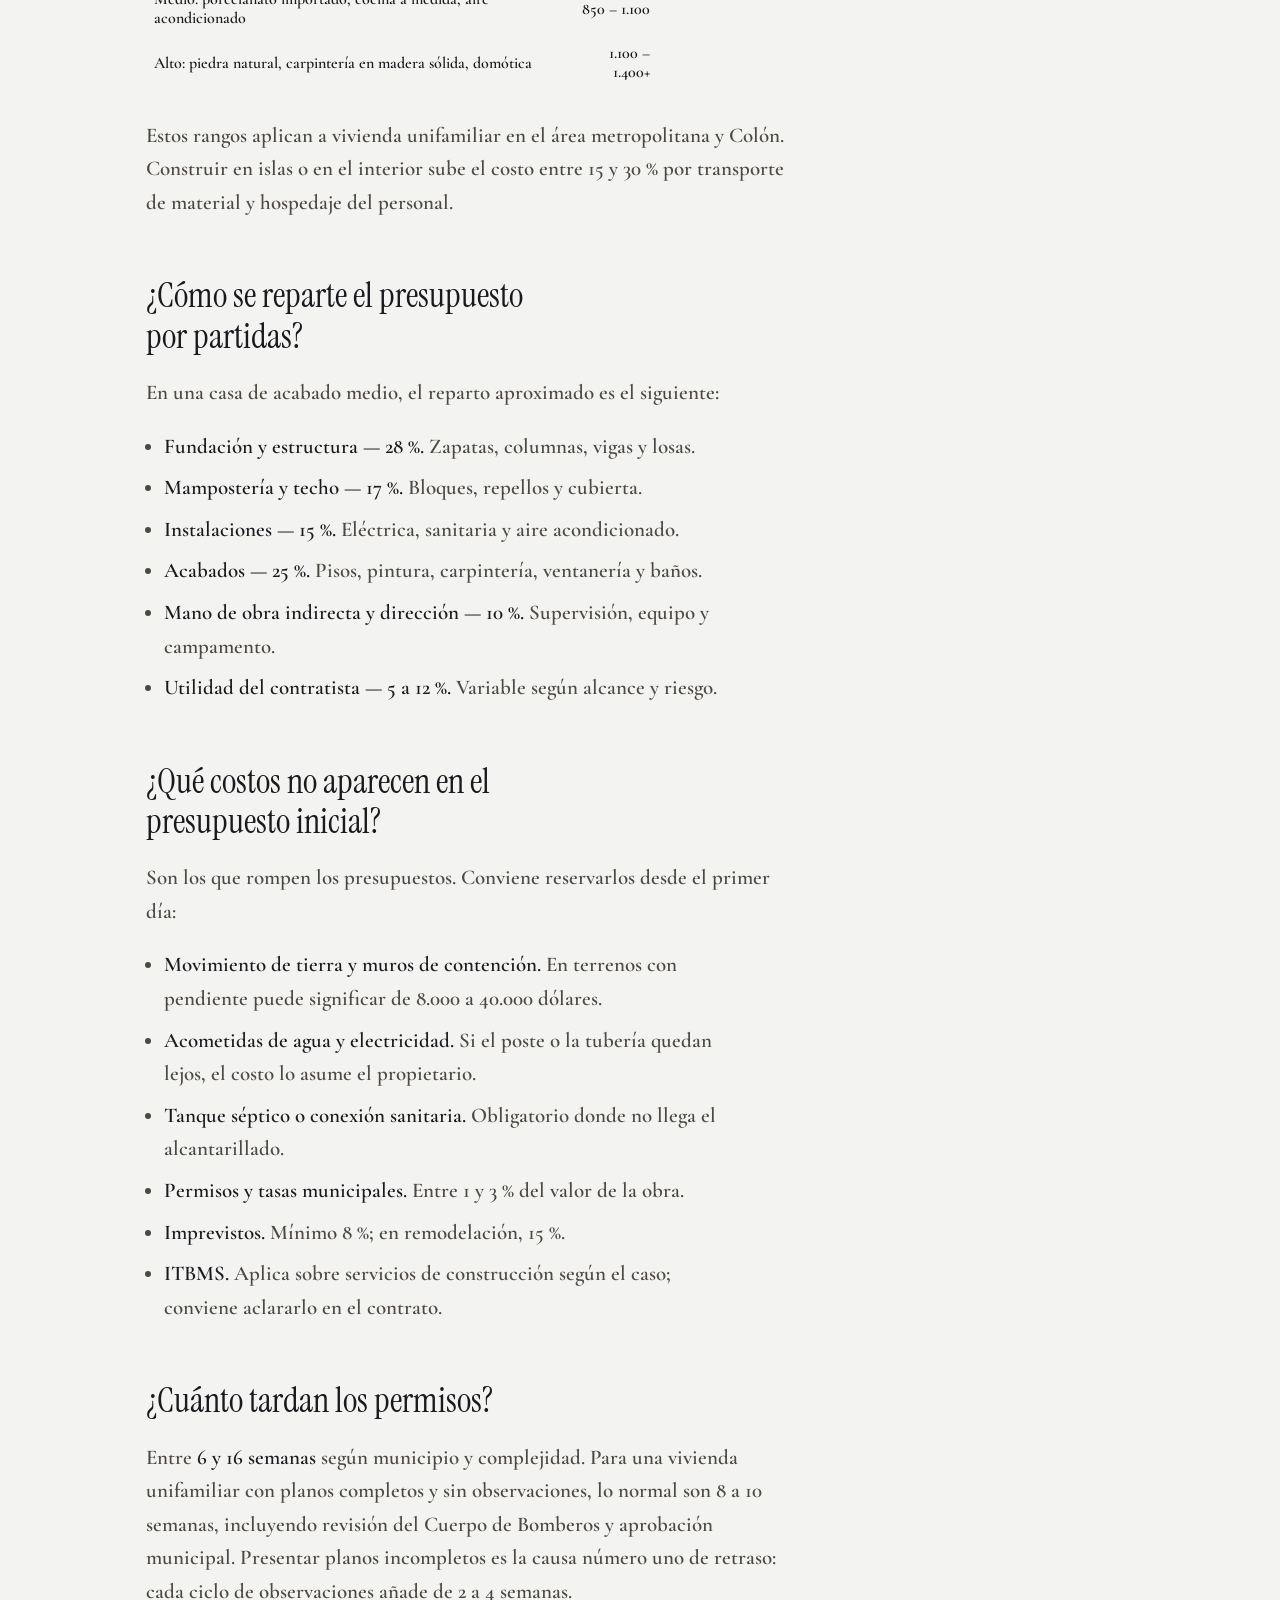
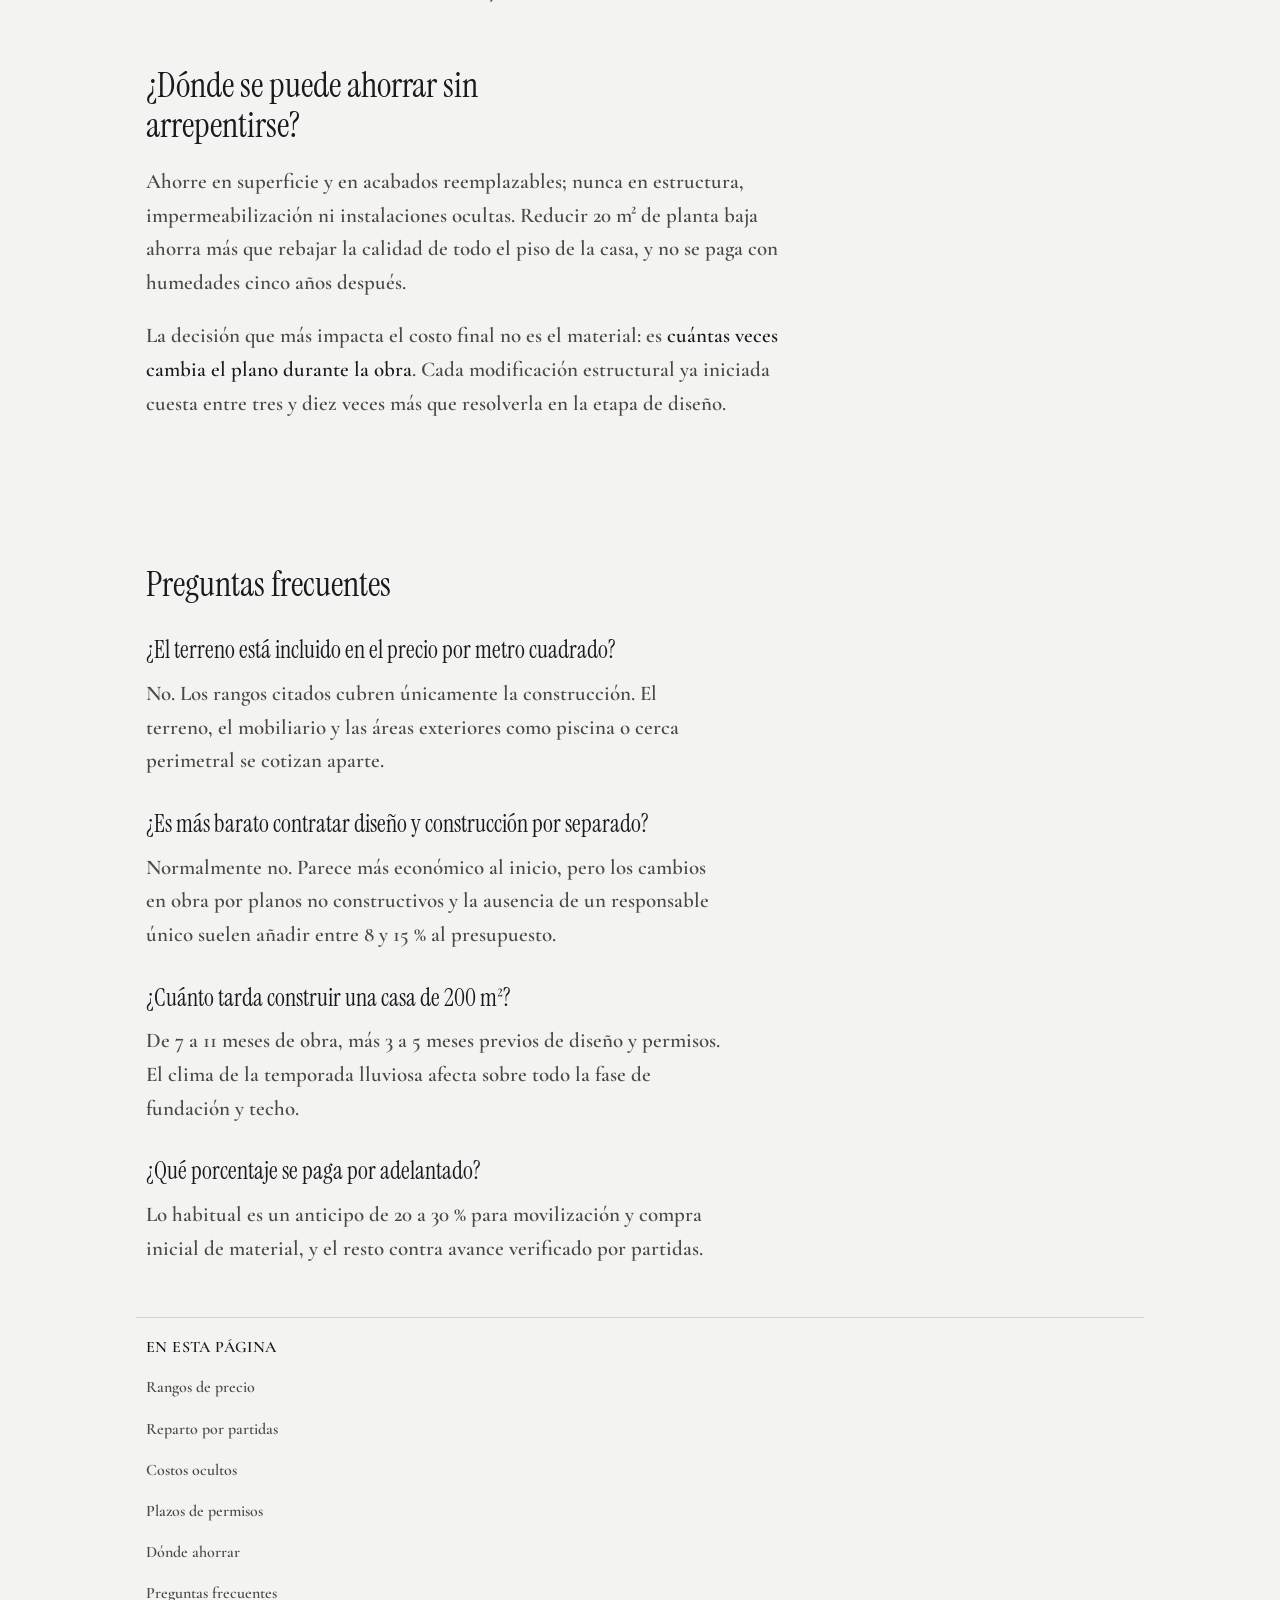
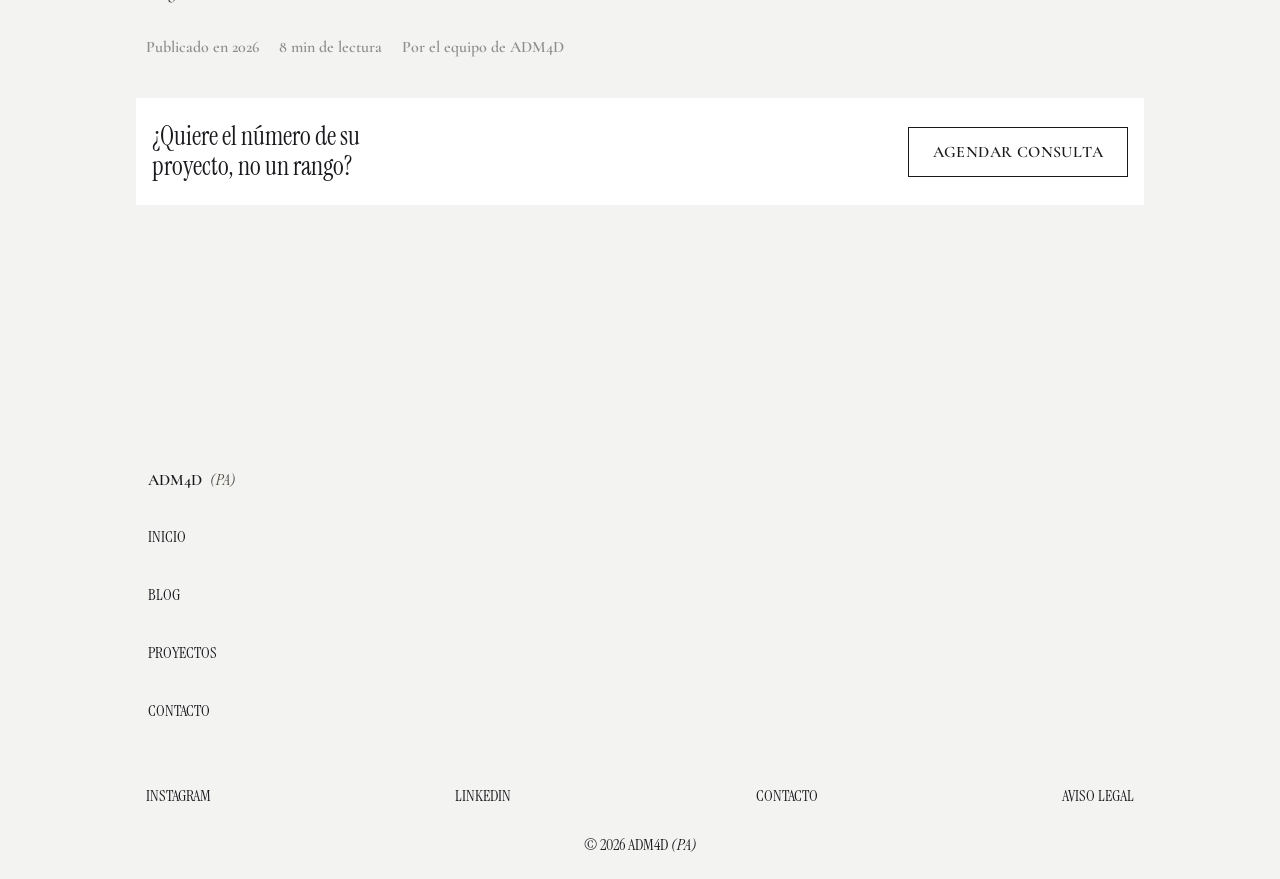
<file: blog/costo-construccion-panama/index.html>
<!DOCTYPE html>
<html lang="es" data-theme="light">
<head>
<meta charset="utf-8">
<meta name="color-scheme" content="light only">
<meta name="viewport" content="width=device-width, initial-scale=1">
<title>¿Cuánto cuesta construir una casa en Panamá en 2026? — ADM4D</title>
<meta name="description" content="Construir una casa en Panamá cuesta entre 650 y 1.400 USD por m² en 2026 según el nivel de acabado. Desglose por partidas, permisos y los costos que no aparecen en el presupuesto inicial.">
<link rel="canonical" href="https://adm4d.com/blog/costo-construccion-panama/">
<meta property="og:title" content="¿Cuánto cuesta construir una casa en Panamá en 2026?">
<meta property="og:description" content="Rangos reales por metro cuadrado, qué incluye cada nivel de acabado y los seis costos que casi nadie contempla.">
<meta property="og:type" content="article">
<meta property="og:url" content="https://adm4d.com/blog/costo-construccion-panama/">
<meta property="og:image" content="https://adm4d.com/assets/img/proyecto-residencia-marina.jpg">
<meta property="article:published_time" content="2026-09-24">
<link rel="icon" href="../../assets/img/favicon.svg" type="image/svg+xml">
<link rel="preconnect" href="https://fonts.googleapis.com">
<link rel="preconnect" href="https://fonts.gstatic.com" crossorigin>
<link href="https://fonts.googleapis.com/css2?family=Cormorant+Garamond:wght@400;500;600&family=Instrument+Serif:ital@0;1&display=swap" rel="stylesheet">
<link rel="stylesheet" href="../../assets/css/style.css">
<link rel="stylesheet" href="../../assets/css/blog.css">

<script type="application/ld+json">
{"@context":"https://schema.org","@type":"Article",
"headline":"¿Cuánto cuesta construir una casa en Panamá en 2026?",
"description":"Rangos de costo por metro cuadrado en Panamá según nivel de acabado, desglose por partidas y costos ocultos frecuentes.",
"image":"https://adm4d.com/assets/img/proyecto-residencia-marina.jpg",
"datePublished":"2026-09-24","dateModified":"2026-09-24",
"inLanguage":"es-PA",
"author":{"@type":"Organization","name":"ADM4D"},
"publisher":{"@type":"Organization","name":"ADM4D","url":"https://adm4d.com/"},
"mainEntityOfPage":{"@type":"WebPage","@id":"https://adm4d.com/blog/costo-construccion-panama/"}}
</script>
<script type="application/ld+json">
{"@context":"https://schema.org","@type":"FAQPage","mainEntity":[
{"@type":"Question","name":"¿Cuánto cuesta el metro cuadrado de construcción en Panamá?","acceptedAnswer":{"@type":"Answer","text":"En 2026 el rango va de 650 a 1.400 dólares por metro cuadrado de construcción cerrada. Acabado económico entre 650 y 850, acabado medio entre 850 y 1.100, y acabado alto desde 1.100 en adelante. El terreno, el mobiliario y las áreas exteriores se cotizan aparte."}},
{"@type":"Question","name":"¿Cuánto tarda el permiso de construcción en Panamá?","acceptedAnswer":{"@type":"Answer","text":"Entre 6 y 16 semanas según el municipio y la complejidad del proyecto. Para una vivienda unifamiliar con planos completos y sin observaciones, lo habitual son 8 a 10 semanas contando revisión de bomberos y la aprobación municipal."}},
{"@type":"Question","name":"¿Es más barato contratar diseño y construcción por separado?","acceptedAnswer":{"@type":"Answer","text":"Normalmente no. Separar diseño y obra suele parecer más barato al inicio, pero los cambios en obra por planos no constructivos y la falta de un responsable único terminan costando entre 8 y 15 por ciento adicional del presupuesto."}},
{"@type":"Question","name":"¿Qué costos no aparecen en el presupuesto inicial de una obra?","acceptedAnswer":{"@type":"Answer","text":"Los seis más frecuentes son movimiento de tierra y muros de contención, acometidas de agua y electricidad, tanque séptico o conexión sanitaria, permisos y tasas municipales, imprevistos de al menos 8 por ciento, y el impuesto ITBMS cuando aplica."}}]}
</script>
</head>
<body>
<div class="page">

  <nav class="grid nav bnav" aria-label="Principal">
    <div class="brand">ADM4D<em>(PA)</em></div>
    <a href="../">Blog</a>
    <a href="../../#proyectos">Proyectos</a>
    <a href="../../#futuro">Futuro</a>
    <a class="back last" href="../../#contacto">Contacto</a>
  </nav>

  <article class="art">
    <div class="grid">
      <div class="hero" style="background-image:url('../../assets/img/proyecto-residencia-marina.jpg')">
      </div>
    </div>

    <header class="bhead grid">
      <p class="label">Costos</p>
      <h1>¿Cuánto cuesta construir una casa en Panamá en 2026?</h1>
    </header>

    <div class="grid">
      <div class="body">
        <p class="answer"><strong>Respuesta corta:</strong> entre <strong>650 y 1.400 dólares por metro cuadrado</strong> de construcción cerrada, según el nivel de acabado. Una casa de 200 m² con acabado medio ronda los <strong>170.000 a 220.000 dólares</strong>, sin contar el terreno. A esa cifra hay que sumarle entre 12 y 20 % por permisos, acometidas, movimiento de tierra e imprevistos.</p>

        <h2 id="rangos">¿Qué incluye cada rango de precio?</h2>
        <p>El metro cuadrado varía sobre todo por acabados, no por estructura. La obra gris cuesta prácticamente lo mismo en los tres niveles; la diferencia está en pisos, carpintería, ventanería y baños.</p>
        <table>
          <thead><tr><th>Nivel de acabado</th><th>USD / m²</th></tr></thead>
          <tbody>
            <tr><td>Económico: repello, porcelanato nacional, ventana de aluminio estándar</td><td>650 – 850</td></tr>
            <tr><td>Medio: porcelanato importado, cocina a medida, aire acondicionado</td><td>850 – 1.100</td></tr>
            <tr><td>Alto: piedra natural, carpintería en madera sólida, domótica</td><td>1.100 – 1.400+</td></tr>
          </tbody>
        </table>
        <p>Estos rangos aplican a vivienda unifamiliar en el área metropolitana y Colón. Construir en islas o en el interior sube el costo entre 15 y 30 % por transporte de material y hospedaje del personal.</p>

        <h2 id="partidas">¿Cómo se reparte el presupuesto por partidas?</h2>
        <p>En una casa de acabado medio, el reparto aproximado es el siguiente:</p>
        <ul>
          <li><strong>Fundación y estructura — 28 %.</strong> Zapatas, columnas, vigas y losas.</li>
          <li><strong>Mampostería y techo — 17 %.</strong> Bloques, repellos y cubierta.</li>
          <li><strong>Instalaciones — 15 %.</strong> Eléctrica, sanitaria y aire acondicionado.</li>
          <li><strong>Acabados — 25 %.</strong> Pisos, pintura, carpintería, ventanería y baños.</li>
          <li><strong>Mano de obra indirecta y dirección — 10 %.</strong> Supervisión, equipo y campamento.</li>
          <li><strong>Utilidad del contratista — 5 a 12 %.</strong> Variable según alcance y riesgo.</li>
        </ul>

        <h2 id="ocultos">¿Qué costos no aparecen en el presupuesto inicial?</h2>
        <p>Son los que rompen los presupuestos. Conviene reservarlos desde el primer día:</p>
        <ul>
          <li><strong>Movimiento de tierra y muros de contención.</strong> En terrenos con pendiente puede significar de 8.000 a 40.000 dólares.</li>
          <li><strong>Acometidas de agua y electricidad.</strong> Si el poste o la tubería quedan lejos, el costo lo asume el propietario.</li>
          <li><strong>Tanque séptico o conexión sanitaria.</strong> Obligatorio donde no llega el alcantarillado.</li>
          <li><strong>Permisos y tasas municipales.</strong> Entre 1 y 3 % del valor de la obra.</li>
          <li><strong>Imprevistos.</strong> Mínimo 8 %; en remodelación, 15 %.</li>
          <li><strong>ITBMS.</strong> Aplica sobre servicios de construcción según el caso; conviene aclararlo en el contrato.</li>
        </ul>

        <h2 id="permisos">¿Cuánto tardan los permisos?</h2>
        <p>Entre <strong>6 y 16 semanas</strong> según municipio y complejidad. Para una vivienda unifamiliar con planos completos y sin observaciones, lo normal son 8 a 10 semanas, incluyendo revisión del Cuerpo de Bomberos y aprobación municipal. Presentar planos incompletos es la causa número uno de retraso: cada ciclo de observaciones añade de 2 a 4 semanas.</p>

        <h2 id="ahorrar">¿Dónde se puede ahorrar sin arrepentirse?</h2>
        <p>Ahorre en superficie y en acabados reemplazables; nunca en estructura, impermeabilización ni instalaciones ocultas. Reducir 20 m² de planta baja ahorra más que rebajar la calidad de todo el piso de la casa, y no se paga con humedades cinco años después.</p>
        <p>La decisión que más impacta el costo final no es el material: es <strong>cuántas veces cambia el plano durante la obra</strong>. Cada modificación estructural ya iniciada cuesta entre tres y diez veces más que resolverla en la etapa de diseño.</p>

        <div class="faq">
          <h2 id="faq">Preguntas frecuentes</h2>
          <h3>¿El terreno está incluido en el precio por metro cuadrado?</h3>
          <p>No. Los rangos citados cubren únicamente la construcción. El terreno, el mobiliario y las áreas exteriores como piscina o cerca perimetral se cotizan aparte.</p>
          <h3>¿Es más barato contratar diseño y construcción por separado?</h3>
          <p>Normalmente no. Parece más económico al inicio, pero los cambios en obra por planos no constructivos y la ausencia de un responsable único suelen añadir entre 8 y 15 % al presupuesto.</p>
          <h3>¿Cuánto tarda construir una casa de 200 m²?</h3>
          <p>De 7 a 11 meses de obra, más 3 a 5 meses previos de diseño y permisos. El clima de la temporada lluviosa afecta sobre todo la fase de fundación y techo.</p>
          <h3>¿Qué porcentaje se paga por adelantado?</h3>
          <p>Lo habitual es un anticipo de 20 a 30 % para movilización y compra inicial de material, y el resto contra avance verificado por partidas.</p>
        </div>
      </div>

      <aside class="side">
        <b>En esta página</b>
        <ol>
          <li><a href="#rangos">Rangos de precio</a></li>
          <li><a href="#partidas">Reparto por partidas</a></li>
          <li><a href="#ocultos">Costos ocultos</a></li>
          <li><a href="#permisos">Plazos de permisos</a></li>
          <li><a href="#ahorrar">Dónde ahorrar</a></li>
          <li><a href="#faq">Preguntas frecuentes</a></li>
        </ol>
      </aside>

      <p class="artmeta"><span>Publicado en 2026</span><span>8 min de lectura</span><span>Por el equipo de ADM4D</span></p>

      <div class="cta-box">
        <p>¿Quiere el número de su proyecto, no un rango?</p>
        <a href="../../#contacto">Agendar consulta</a>
      </div>
    </div>
  </article>

  <footer class="grid">
    <p class="brand">ADM4D<em>(PA)</em></p>
    <ul class="links">
      <li><a href="../../">Inicio</a></li><li><a href="../">Blog</a></li><li><a href="../../#proyectos">Proyectos</a></li><li><a href="../../#contacto">Contacto</a></li>
    </ul>
    <div class="meta"><a href="#">Instagram</a><a href="#">LinkedIn</a><a href="../../#contacto">Contacto</a><a href="#">Aviso legal</a></div>
    <p class="copy">© 2026 ADM4D <em>(PA)</em></p>
  </footer>
</div>
</body>
</html>
</file>
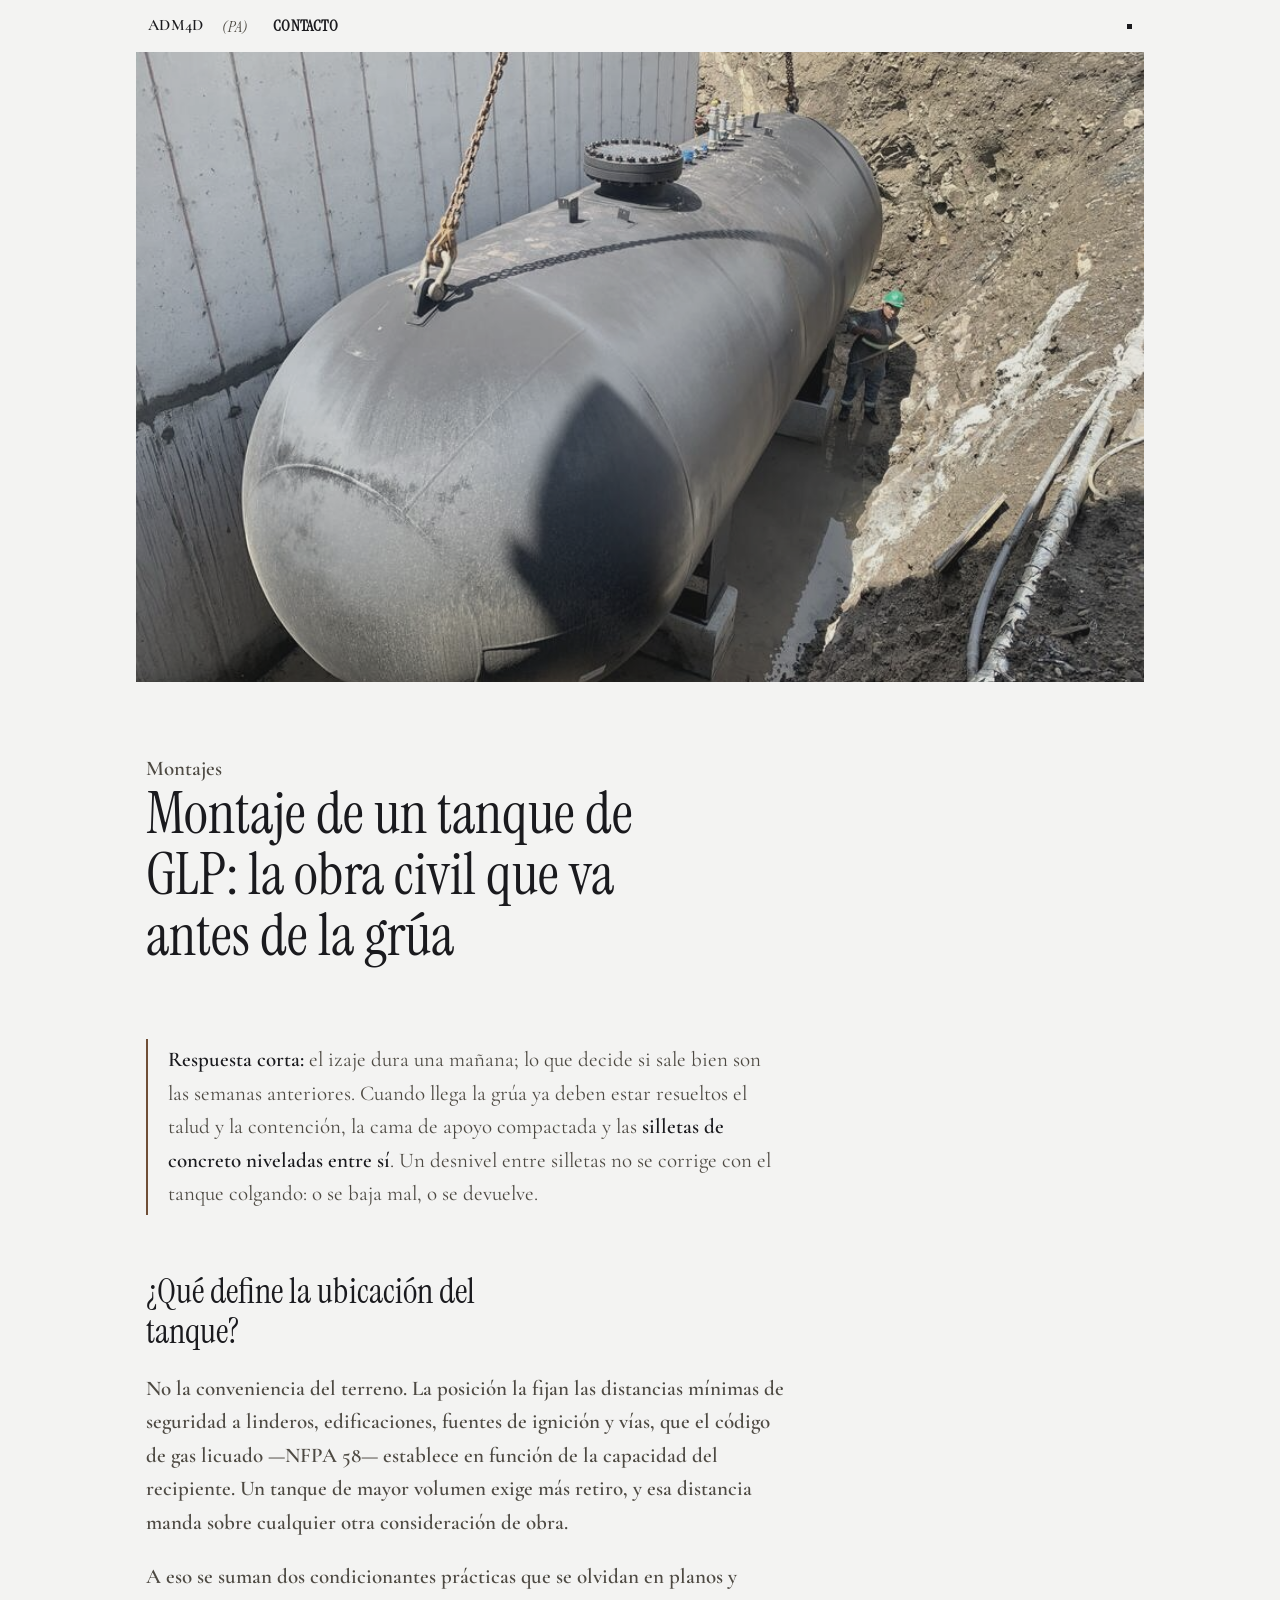
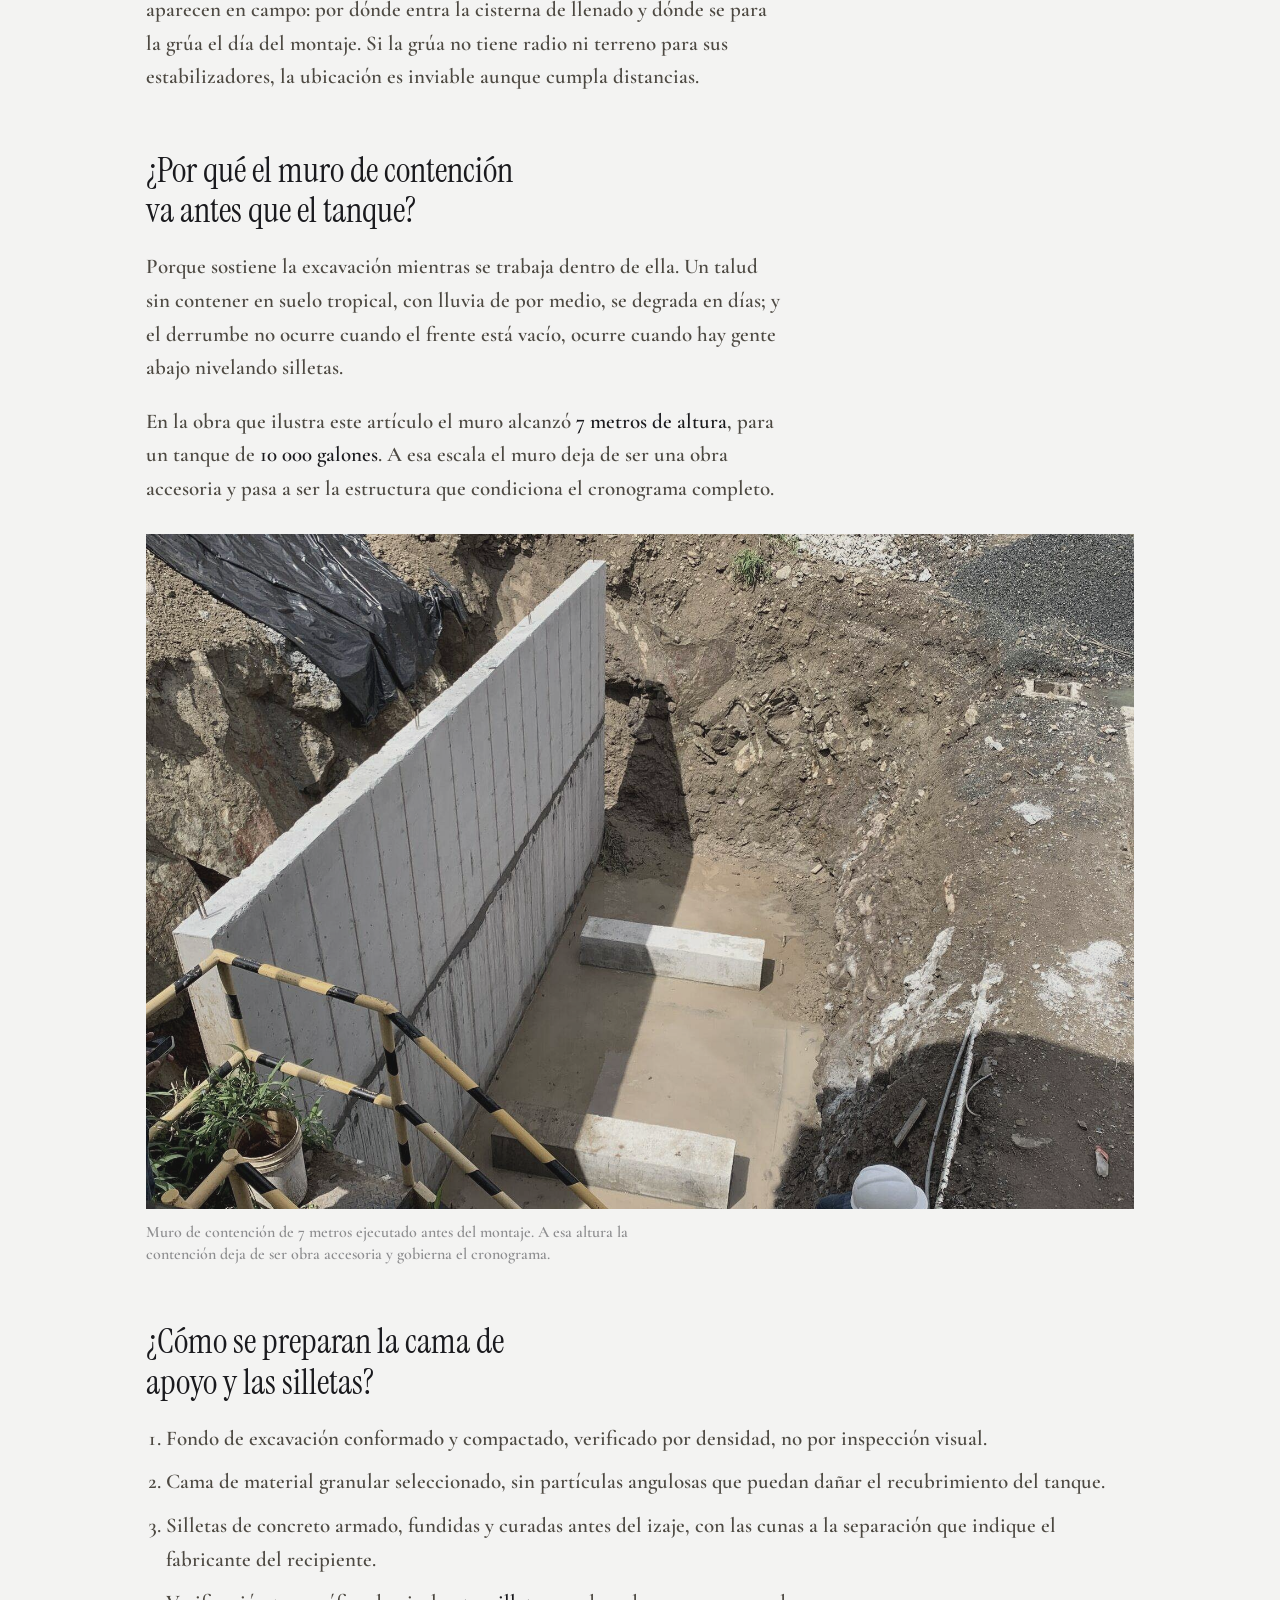
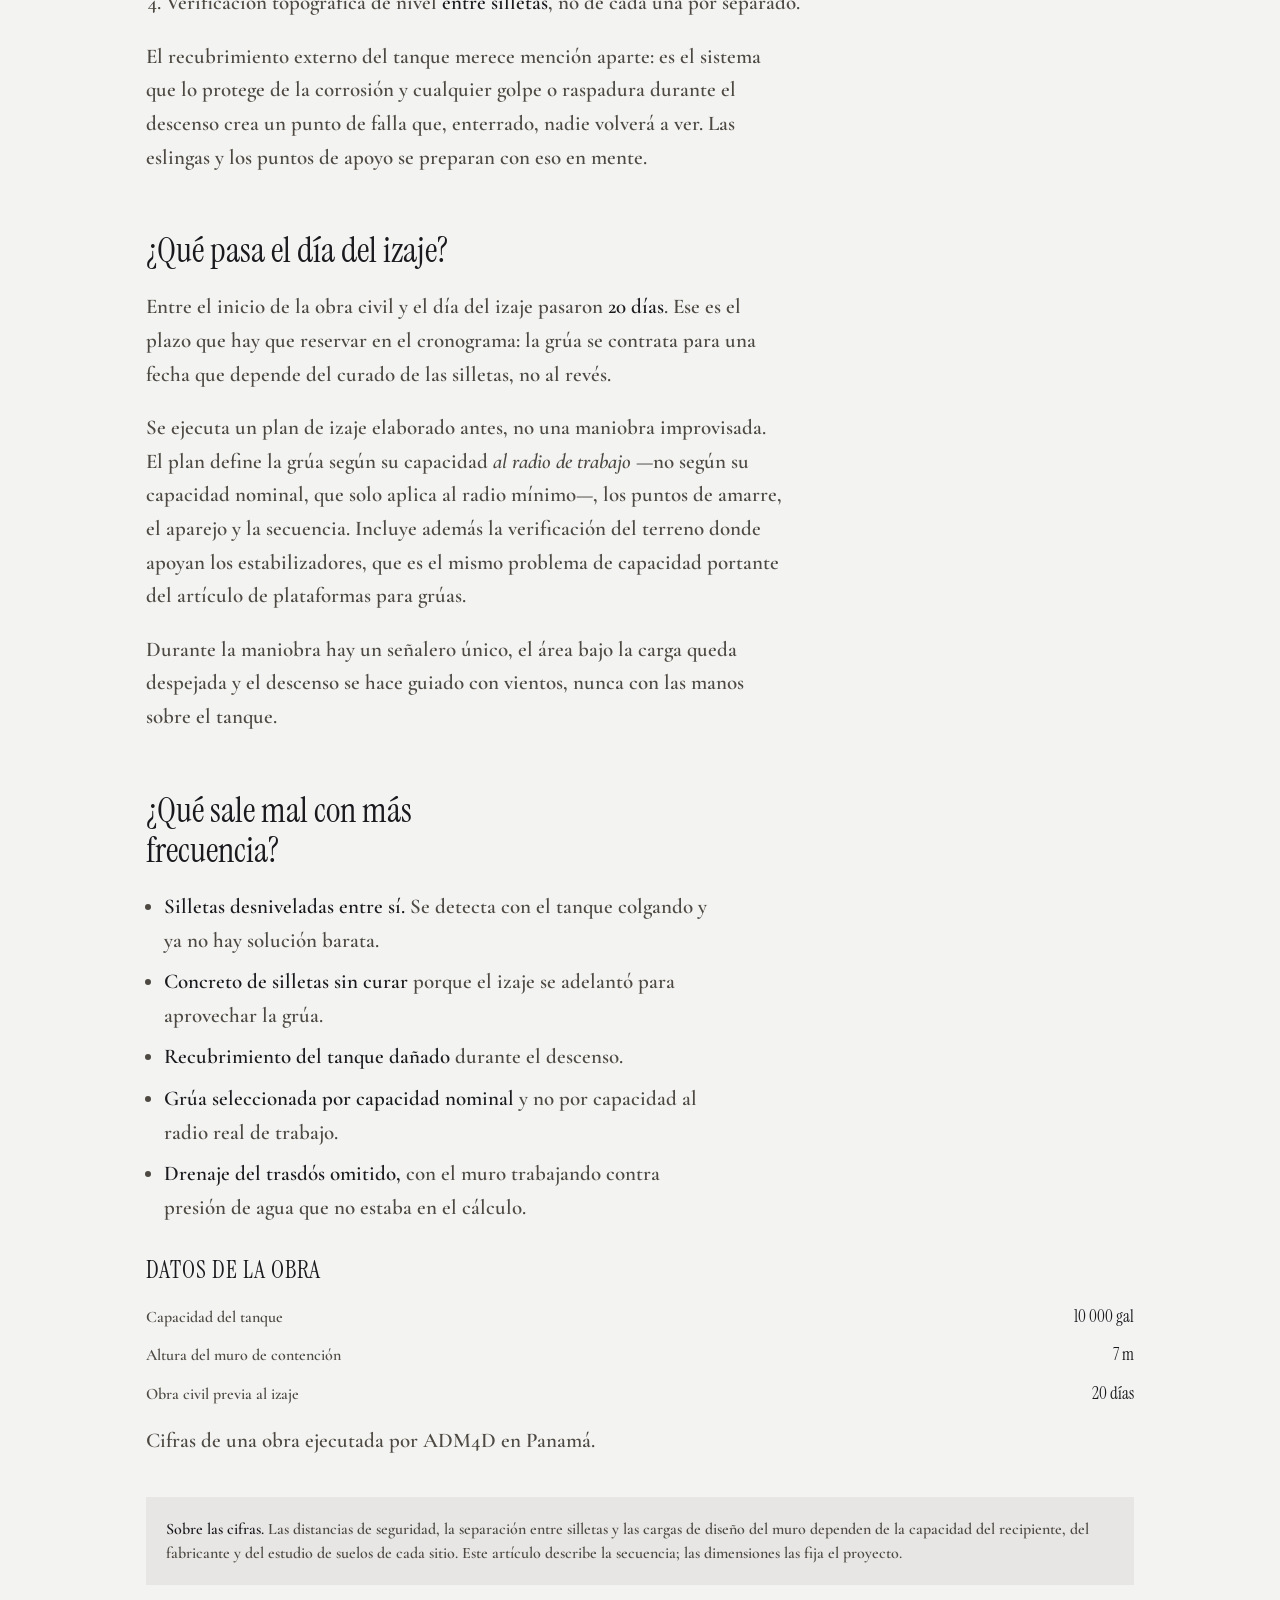
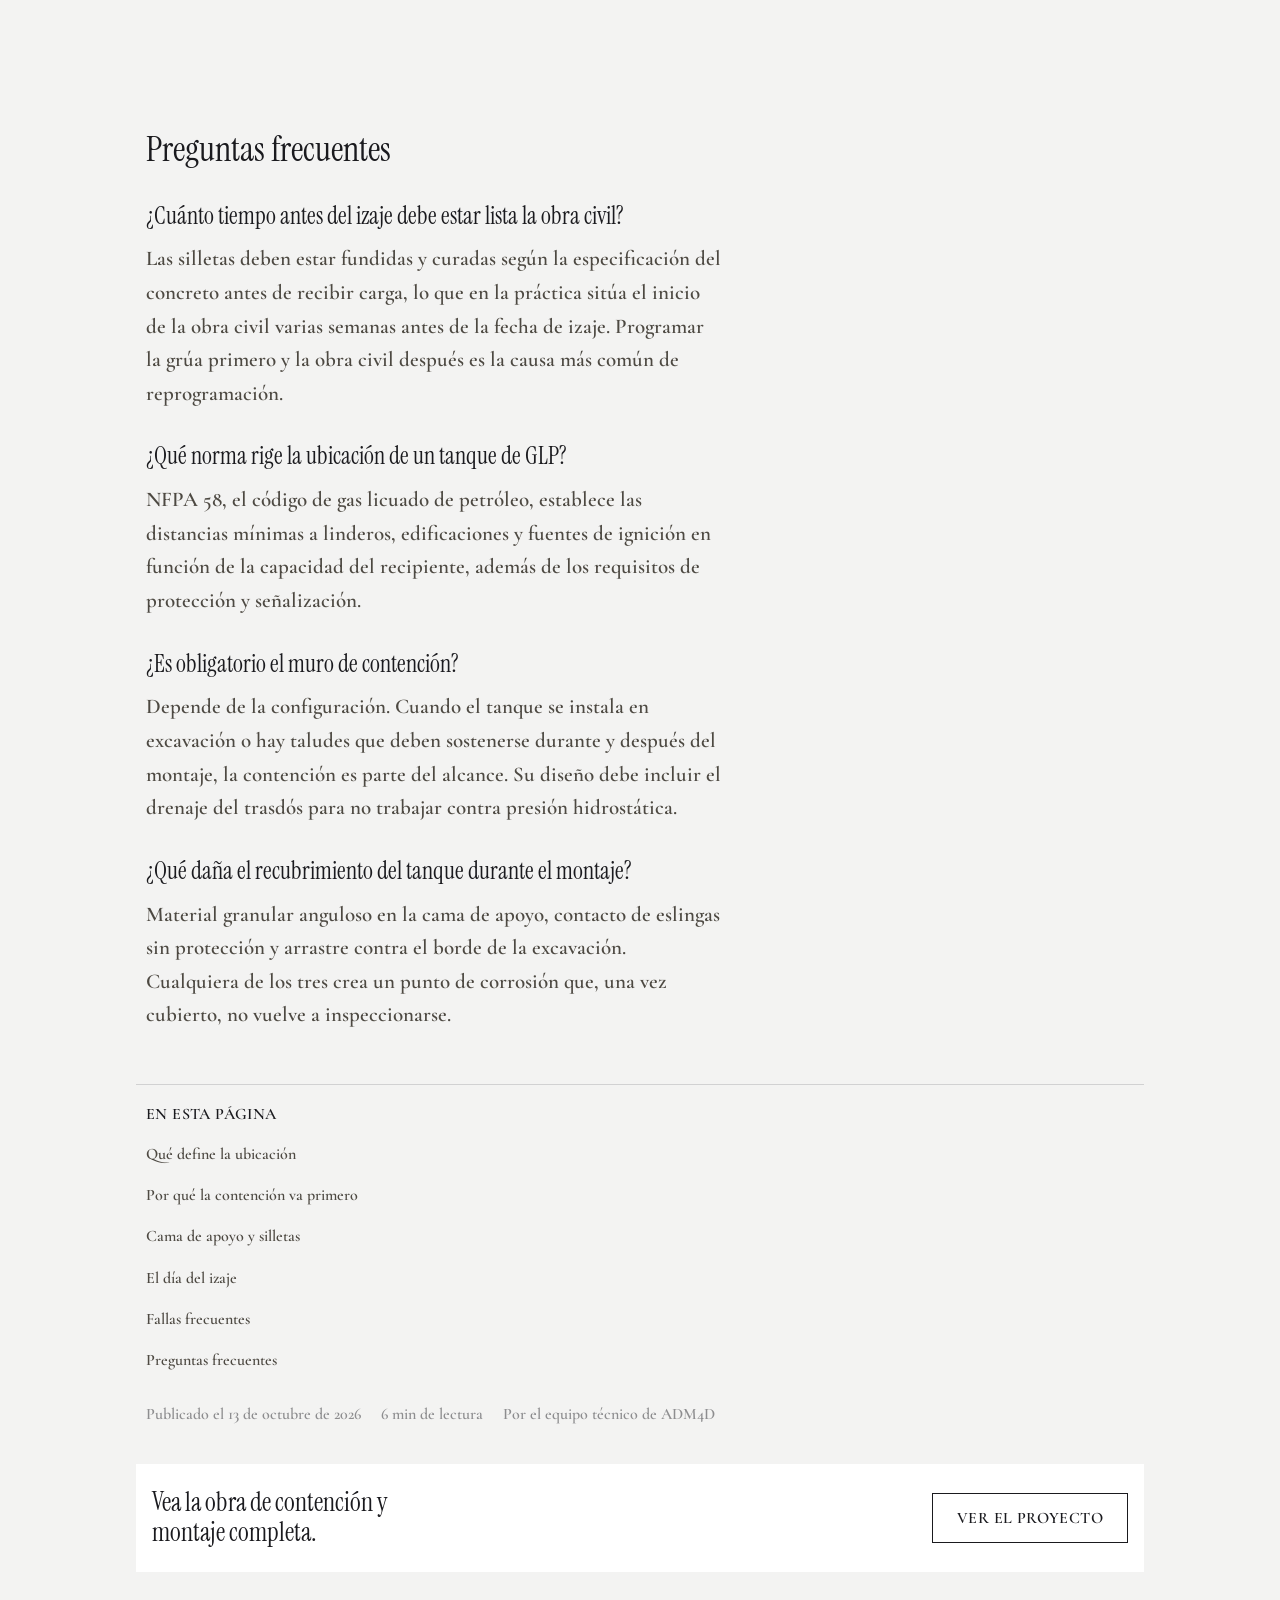
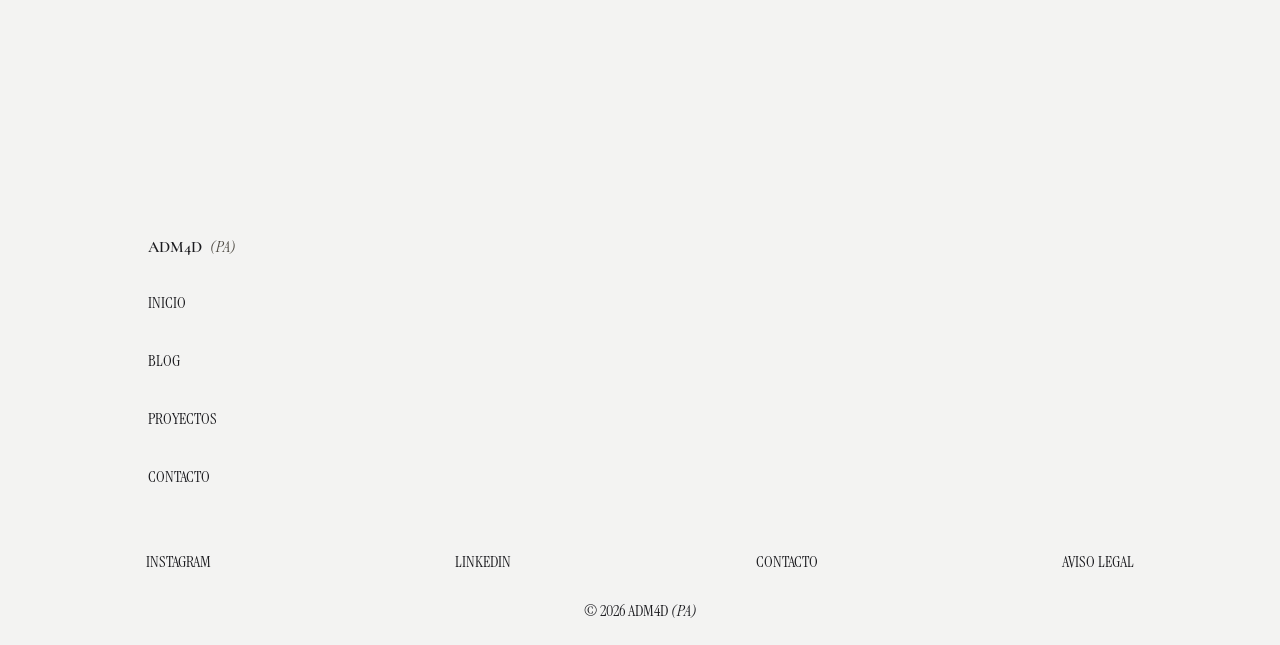
<file: blog/obra-civil-montaje-tanque-glp/index.html>
<!DOCTYPE html>
<html lang="es" data-theme="light">
<head>
<meta charset="utf-8">
<meta name="color-scheme" content="light only">
<meta name="viewport" content="width=device-width, initial-scale=1">
<title>Montaje de un tanque de GLP: la obra civil que va antes de la grúa — ADM4D</title>
<meta name="description" content="Excavación, contención, cama de apoyo y silletas: la obra civil que determina si el izaje de un tanque de GLP sale bien, y los criterios de ubicación según NFPA 58.">
<link rel="canonical" href="https://www.adm4d.pro/blog/obra-civil-montaje-tanque-glp/">
<meta property="og:title" content="Montaje de un tanque de GLP: la obra civil que va antes de la grúa">
<meta property="og:description" content="Excavación, contención, cama de apoyo y silletas: la obra civil que determina si el izaje de un tanque de GLP sale bien, y los criterios de ubicación según NFPA 58.">
<meta property="og:type" content="article">
<meta property="og:url" content="https://www.adm4d.pro/blog/obra-civil-montaje-tanque-glp/">
<meta property="og:image" content="https://www.adm4d.pro/assets/img/proyectos/tropigas-2.jpg">
<meta property="article:published_time" content="2026-10-13">
<meta name="robots" content="index,follow">
<link rel="icon" href="../../assets/img/favicon.svg" type="image/svg+xml">
<link rel="preconnect" href="https://fonts.googleapis.com">
<link rel="preconnect" href="https://fonts.gstatic.com" crossorigin>
<link href="https://fonts.googleapis.com/css2?family=Cormorant+Garamond:wght@400;500;600&family=Instrument+Serif:ital@0;1&display=swap" rel="stylesheet">
<link rel="stylesheet" href="../../assets/css/style.css">
<link rel="stylesheet" href="../../assets/css/blog.css">
<script type="application/ld+json">{"@context": "https://schema.org", "@type": "TechArticle", "headline": "Montaje de un tanque de GLP: la obra civil que va antes de la grúa", "description": "Excavación, contención, cama de apoyo y silletas: la obra civil que determina si el izaje de un tanque de GLP sale bien, y los criterios de ubicación según NFPA 58.", "image": "https://www.adm4d.pro/assets/img/proyectos/tropigas-2.jpg", "datePublished": "2026-10-13", "dateModified": "2026-10-13", "inLanguage": "es-PA", "proficiencyLevel": "Expert", "about": "Obra civil previa al montaje de tanques de gas licuado de petróleo", "author": {"@type": "Organization", "name": "ADM4D"}, "publisher": {"@type": "Organization", "name": "ADM4D", "url": "https://www.adm4d.pro/"}, "mainEntityOfPage": {"@type": "WebPage", "@id": "https://www.adm4d.pro/blog/obra-civil-montaje-tanque-glp/"}}</script>
<script type="application/ld+json">{"@context": "https://schema.org", "@type": "FAQPage", "mainEntity": [{"@type": "Question", "name": "¿Cuánto tiempo antes del izaje debe estar lista la obra civil?", "acceptedAnswer": {"@type": "Answer", "text": "Las silletas deben estar fundidas y curadas según la especificación del concreto antes de recibir carga, lo que en la práctica sitúa el inicio de la obra civil varias semanas antes de la fecha de izaje. Programar la grúa primero y la obra civil después es la causa más común de reprogramación."}}, {"@type": "Question", "name": "¿Qué norma rige la ubicación de un tanque de GLP?", "acceptedAnswer": {"@type": "Answer", "text": "NFPA 58, el código de gas licuado de petróleo, establece las distancias mínimas a linderos, edificaciones y fuentes de ignición en función de la capacidad del recipiente, además de los requisitos de protección y señalización."}}, {"@type": "Question", "name": "¿Es obligatorio el muro de contención?", "acceptedAnswer": {"@type": "Answer", "text": "Depende de la configuración. Cuando el tanque se instala en excavación o hay taludes que deben sostenerse durante y después del montaje, la contención es parte del alcance. Su diseño debe incluir el drenaje del trasdós para no trabajar contra presión hidrostática."}}, {"@type": "Question", "name": "¿Qué daña el recubrimiento del tanque durante el montaje?", "acceptedAnswer": {"@type": "Answer", "text": "Material granular anguloso en la cama de apoyo, contacto de eslingas sin protección y arrastre contra el borde de la excavación. Cualquiera de los tres crea un punto de corrosión que, una vez cubierto, no vuelve a inspeccionarse."}}]}</script>
</head>
<body>
<div class="page">
  <nav class="grid nav bnav" aria-label="Principal">
    <div class="brand">ADM4D<em>(PA)</em></div>
    <a href="../">Blog</a>
    <a href="../../proyectos/">Proyectos</a>
    <a href="../../#futuro">Futuro</a>
    <a class="back last" href="../../#contacto">Contacto</a>
  </nav>

  <article class="art">
    <div class="grid">
      <div class="hero" style="background-image:url('../../assets/img/proyectos/tropigas-2.jpg')"></div>
    </div>

    <header class="bhead grid">
      <p class="label">Montajes</p>
      <h1>Montaje de un tanque de GLP: la obra civil que va antes de la grúa</h1>
    </header>

    <div class="grid">
      <div class="body">
        <p class="answer"><strong>Respuesta corta:</strong> el izaje dura una mañana; lo que decide si sale bien son las semanas anteriores. Cuando llega la grúa ya deben estar resueltos el talud y la contención, la cama de apoyo compactada y las <strong>silletas de concreto niveladas entre sí</strong>. Un desnivel entre silletas no se corrige con el tanque colgando: o se baja mal, o se devuelve.</p>
        <h2 id="ubicacion">¿Qué define la ubicación del tanque?</h2>
        <p>No la conveniencia del terreno. La posición la fijan las distancias mínimas de seguridad a linderos, edificaciones, fuentes de ignición y vías, que el código de gas licuado —NFPA 58— establece en función de la capacidad del recipiente. Un tanque de mayor volumen exige más retiro, y esa distancia manda sobre cualquier otra consideración de obra.</p>
        <p>A eso se suman dos condicionantes prácticas que se olvidan en planos y aparecen en campo: por dónde entra la cisterna de llenado y dónde se para la grúa el día del montaje. Si la grúa no tiene radio ni terreno para sus estabilizadores, la ubicación es inviable aunque cumpla distancias.</p>

        <h2 id="contencion">¿Por qué el muro de contención va antes que el tanque?</h2>
        <p>Porque sostiene la excavación mientras se trabaja dentro de ella. Un talud sin contener en suelo tropical, con lluvia de por medio, se degrada en días; y el derrumbe no ocurre cuando el frente está vacío, ocurre cuando hay gente abajo nivelando silletas.</p>
        <p>En la obra que ilustra este artículo el muro alcanzó <strong>7 metros de altura</strong>, para un tanque de <strong>10 000 galones</strong>. A esa escala el muro deja de ser una obra accesoria y pasa a ser la estructura que condiciona el cronograma completo.</p>
        <figure>
          <img src="../../assets/img/proyectos/tropigas-1.jpg" alt="Muro de contención de concreto vaciado en formaleta en la excavación para el montaje de un tanque de GLP" loading="lazy" decoding="async" width="900" height="675">
          <figcaption>Muro de contención de 7 metros ejecutado antes del montaje. A esa altura la contención deja de ser obra accesoria y gobierna el cronograma.</figcaption>
        </figure>

        <h2 id="cama">¿Cómo se preparan la cama de apoyo y las silletas?</h2>
        <ol>
          <li>Fondo de excavación conformado y compactado, verificado por densidad, no por inspección visual.</li>
          <li>Cama de material granular seleccionado, sin partículas angulosas que puedan dañar el recubrimiento del tanque.</li>
          <li>Silletas de concreto armado, fundidas y curadas antes del izaje, con las cunas a la separación que indique el fabricante del recipiente.</li>
          <li>Verificación topográfica de nivel <strong>entre silletas</strong>, no de cada una por separado.</li>
        </ol>
        <p>El recubrimiento externo del tanque merece mención aparte: es el sistema que lo protege de la corrosión y cualquier golpe o raspadura durante el descenso crea un punto de falla que, enterrado, nadie volverá a ver. Las eslingas y los puntos de apoyo se preparan con eso en mente.</p>

        <h2 id="izaje">¿Qué pasa el día del izaje?</h2>
        <p>Entre el inicio de la obra civil y el día del izaje pasaron <strong>20 días</strong>. Ese es el plazo que hay que reservar en el cronograma: la grúa se contrata para una fecha que depende del curado de las silletas, no al revés.</p>
        <p>Se ejecuta un plan de izaje elaborado antes, no una maniobra improvisada. El plan define la grúa según su capacidad <em>al radio de trabajo</em> —no según su capacidad nominal, que solo aplica al radio mínimo—, los puntos de amarre, el aparejo y la secuencia. Incluye además la verificación del terreno donde apoyan los estabilizadores, que es el mismo problema de capacidad portante del artículo de plataformas para grúas.</p>
        <p>Durante la maniobra hay un señalero único, el área bajo la carga queda despejada y el descenso se hace guiado con vientos, nunca con las manos sobre el tanque.</p>

        <h2 id="fallas">¿Qué sale mal con más frecuencia?</h2>
        <ul>
          <li><strong>Silletas desniveladas entre sí.</strong> Se detecta con el tanque colgando y ya no hay solución barata.</li>
          <li><strong>Concreto de silletas sin curar</strong> porque el izaje se adelantó para aprovechar la grúa.</li>
          <li><strong>Recubrimiento del tanque dañado</strong> durante el descenso.</li>
          <li><strong>Grúa seleccionada por capacidad nominal</strong> y no por capacidad al radio real de trabajo.</li>
          <li><strong>Drenaje del trasdós omitido,</strong> con el muro trabajando contra presión de agua que no estaba en el cálculo.</li>
        </ul>

        <div class="datos"><h3>Datos de la obra</h3><dl><div><dt>Capacidad del tanque</dt><dd>10 000 gal</dd></div><div><dt>Altura del muro de contención</dt><dd>7 m</dd></div><div><dt>Obra civil previa al izaje</dt><dd>20 días</dd></div></dl><p class="pie">Cifras de una obra ejecutada por ADM4D en Panamá.</p></div>
        <div class="aviso"><b>Sobre las cifras.</b> Las distancias de seguridad, la separación entre silletas y las cargas de diseño del muro dependen de la capacidad del recipiente, del fabricante y del estudio de suelos de cada sitio. Este artículo describe la secuencia; las dimensiones las fija el proyecto.</div>

        <div class="faq">
          <h2 id="faq">Preguntas frecuentes</h2>
          <h3>¿Cuánto tiempo antes del izaje debe estar lista la obra civil?</h3>
          <p>Las silletas deben estar fundidas y curadas según la especificación del concreto antes de recibir carga, lo que en la práctica sitúa el inicio de la obra civil varias semanas antes de la fecha de izaje. Programar la grúa primero y la obra civil después es la causa más común de reprogramación.</p>
          <h3>¿Qué norma rige la ubicación de un tanque de GLP?</h3>
          <p>NFPA 58, el código de gas licuado de petróleo, establece las distancias mínimas a linderos, edificaciones y fuentes de ignición en función de la capacidad del recipiente, además de los requisitos de protección y señalización.</p>
          <h3>¿Es obligatorio el muro de contención?</h3>
          <p>Depende de la configuración. Cuando el tanque se instala en excavación o hay taludes que deben sostenerse durante y después del montaje, la contención es parte del alcance. Su diseño debe incluir el drenaje del trasdós para no trabajar contra presión hidrostática.</p>
          <h3>¿Qué daña el recubrimiento del tanque durante el montaje?</h3>
          <p>Material granular anguloso en la cama de apoyo, contacto de eslingas sin protección y arrastre contra el borde de la excavación. Cualquiera de los tres crea un punto de corrosión que, una vez cubierto, no vuelve a inspeccionarse.</p>
          </div>
      </div>

      <aside class="side">
        <b>En esta página</b>
        <ol><li><a href="#ubicacion">Qué define la ubicación</a></li><li><a href="#contencion">Por qué la contención va primero</a></li><li><a href="#cama">Cama de apoyo y silletas</a></li><li><a href="#izaje">El día del izaje</a></li><li><a href="#fallas">Fallas frecuentes</a></li><li><a href="#faq">Preguntas frecuentes</a></li></ol>
      </aside>

      <p class="artmeta"><span>Publicado el 13 de octubre de 2026</span><span>6 min de lectura</span><span>Por el equipo técnico de ADM4D</span></p>

      <div class="cta-box">
        <p>Vea la obra de contención y montaje completa.</p>
        <a href="../../proyectos/#tropigas">Ver el proyecto</a>
      </div>
    </div>
  </article>

  <footer class="grid">
    <p class="brand">ADM4D<em>(PA)</em></p>
    <ul class="links"><li><a href="../../">Inicio</a></li><li><a href="../">Blog</a></li><li><a href="../../proyectos/">Proyectos</a></li><li><a href="../../#contacto">Contacto</a></li></ul>
    <div class="meta"><a href="#">Instagram</a><a href="#">LinkedIn</a><a href="../../#contacto">Contacto</a><a href="#">Aviso legal</a></div>
    <p class="copy">© 2026 ADM4D <em>(PA)</em></p>
  </footer>
</div>
</body>
</html>
</file>
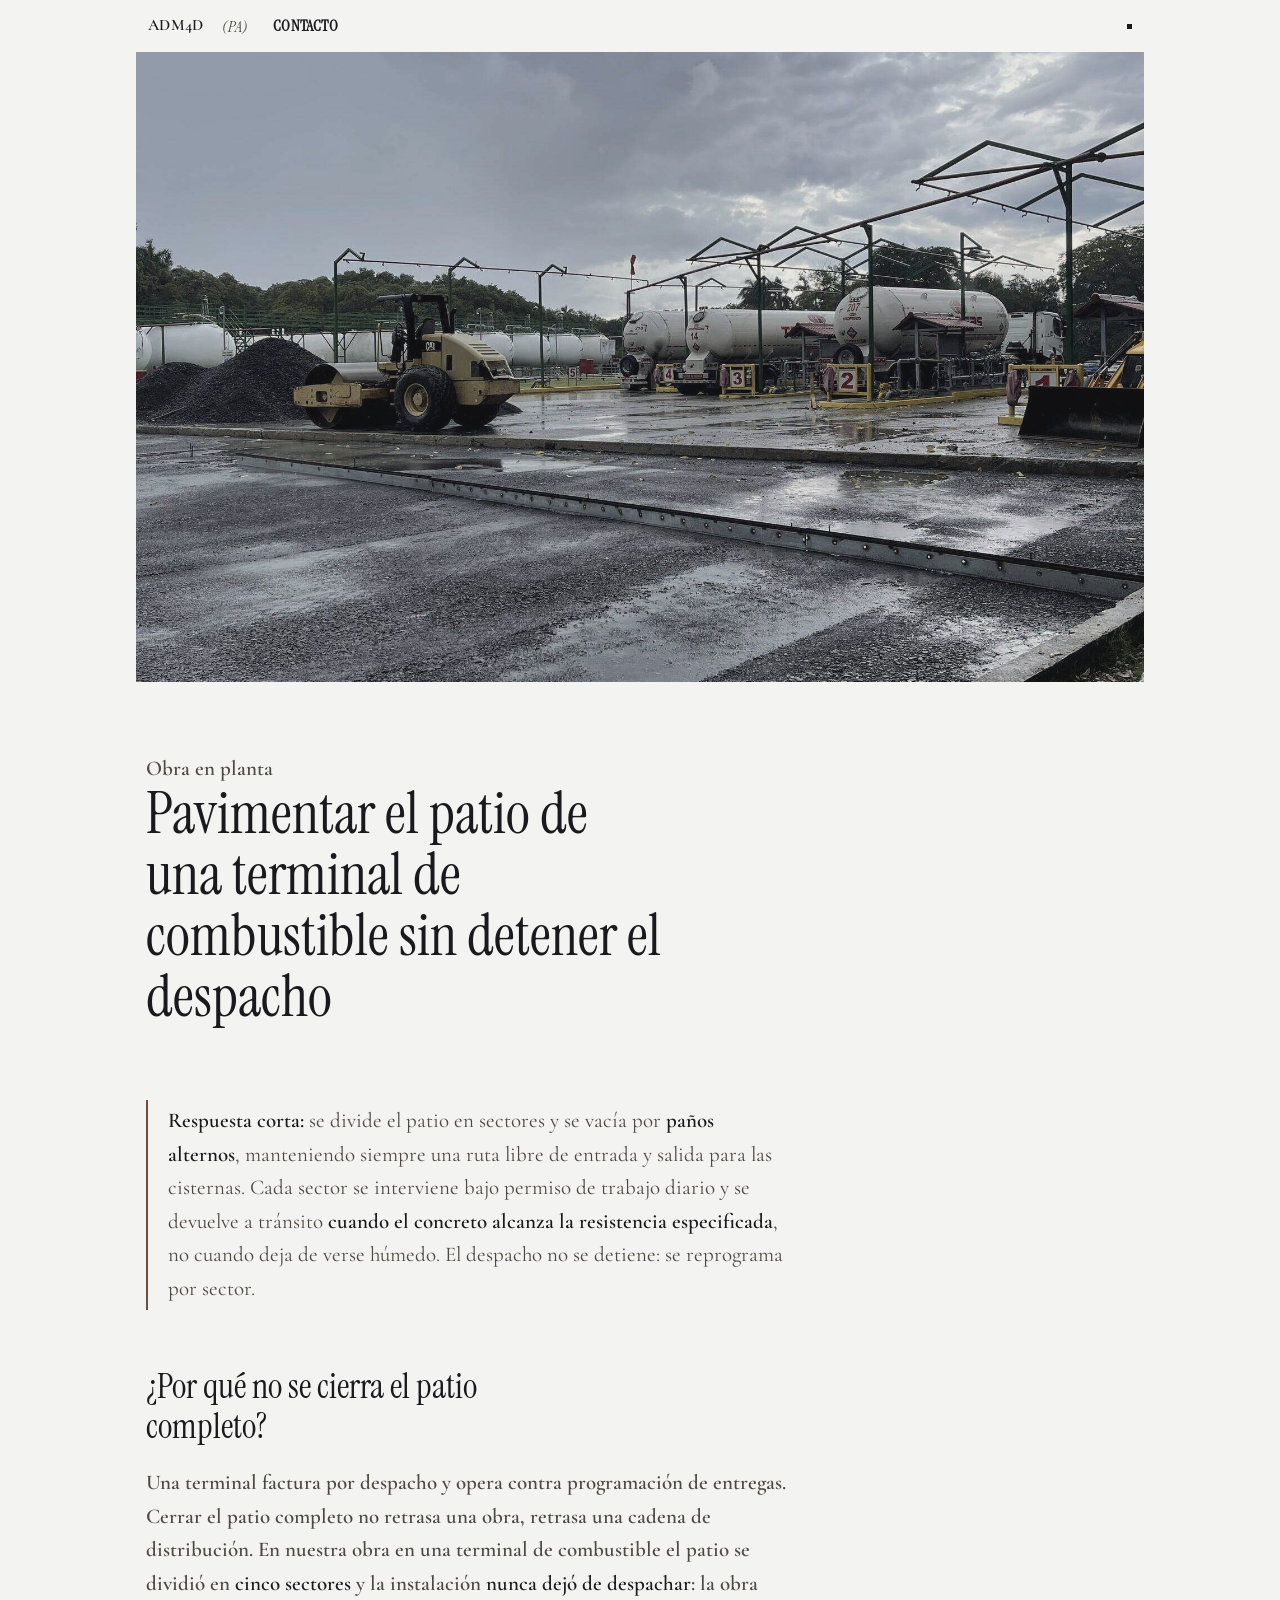
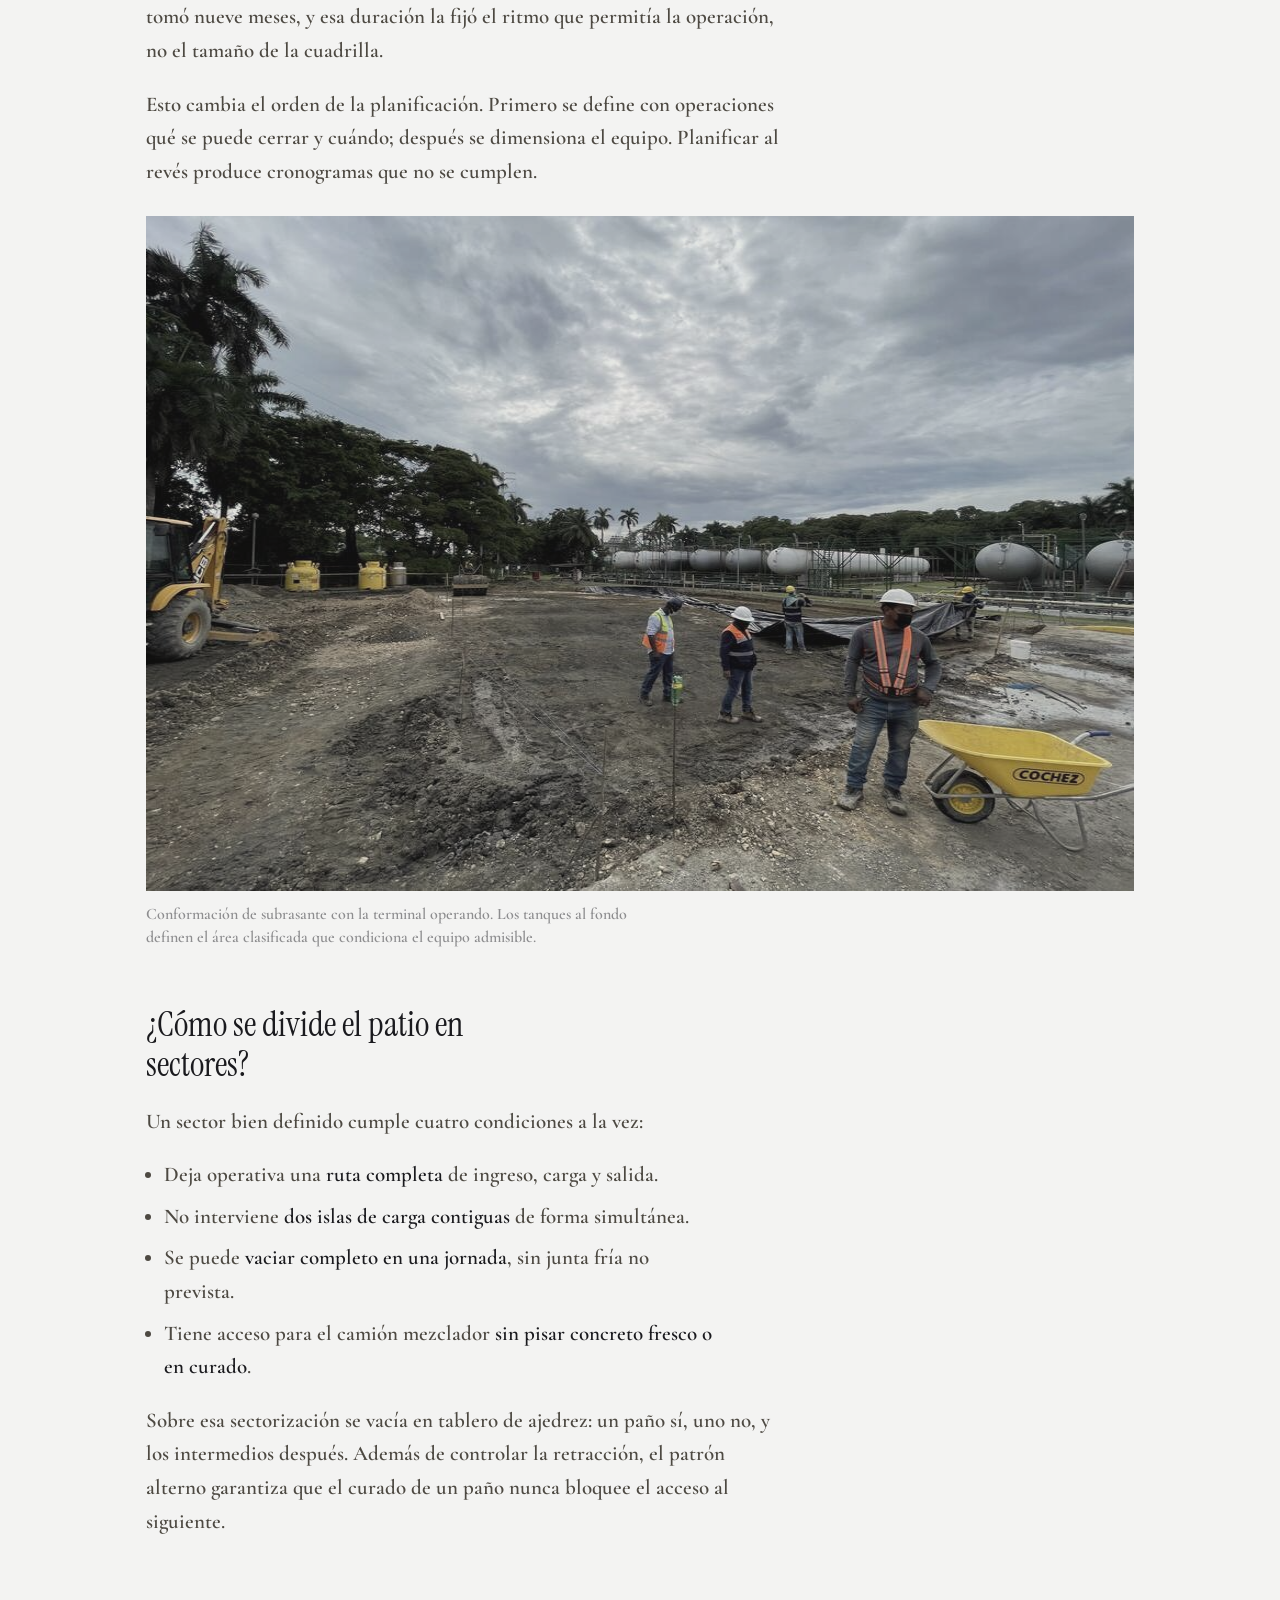
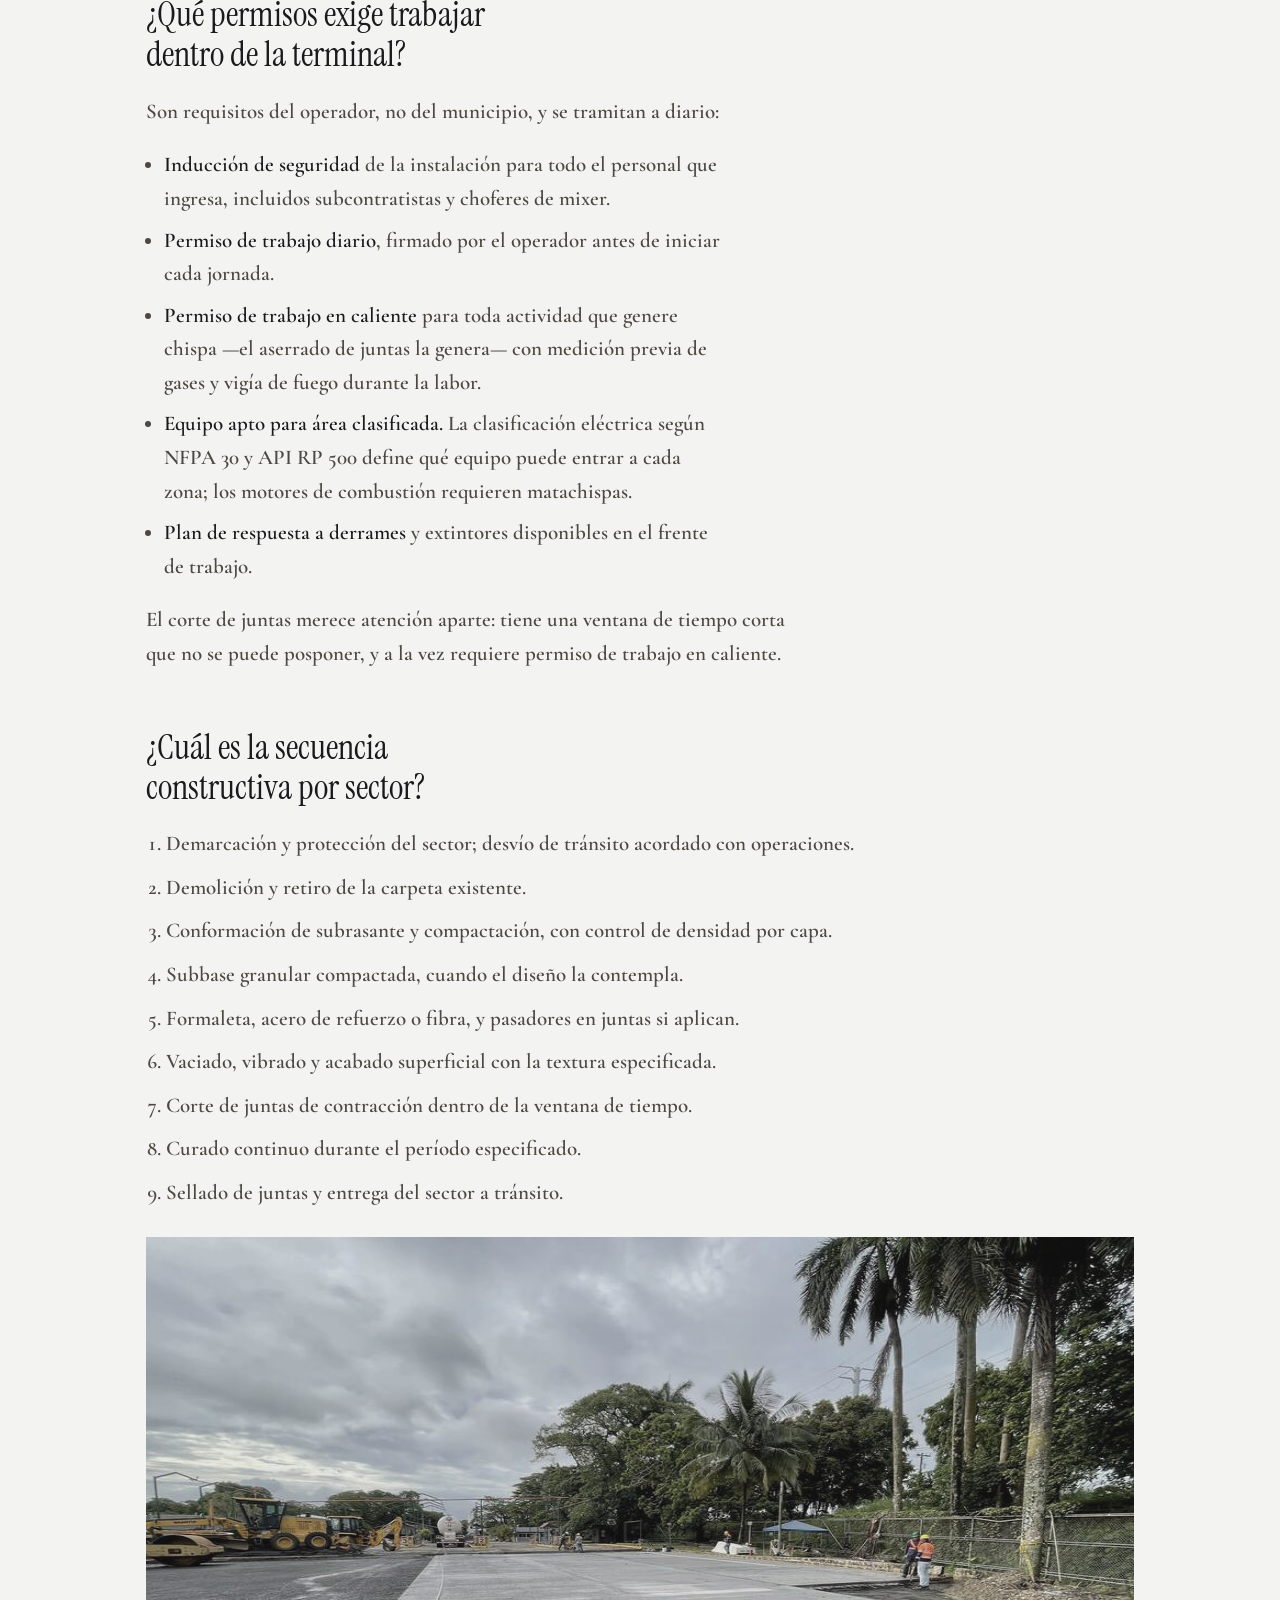
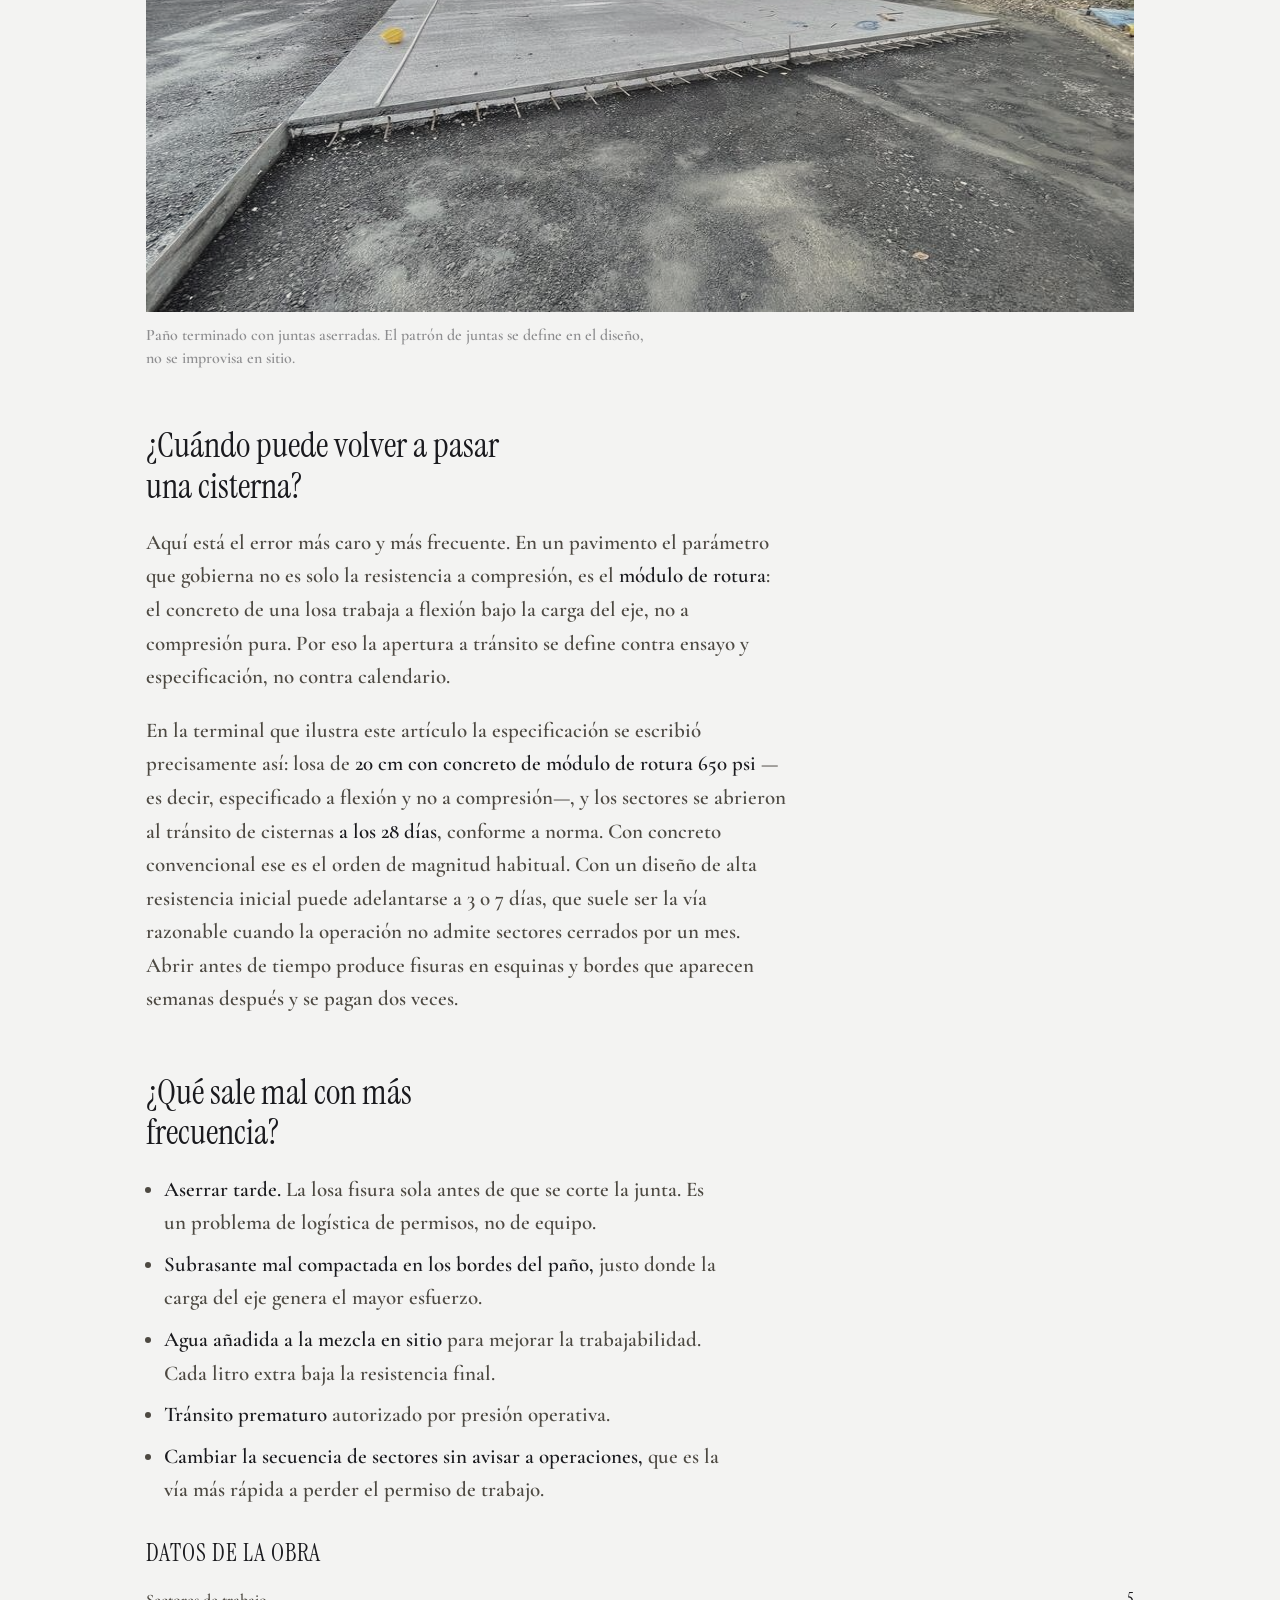
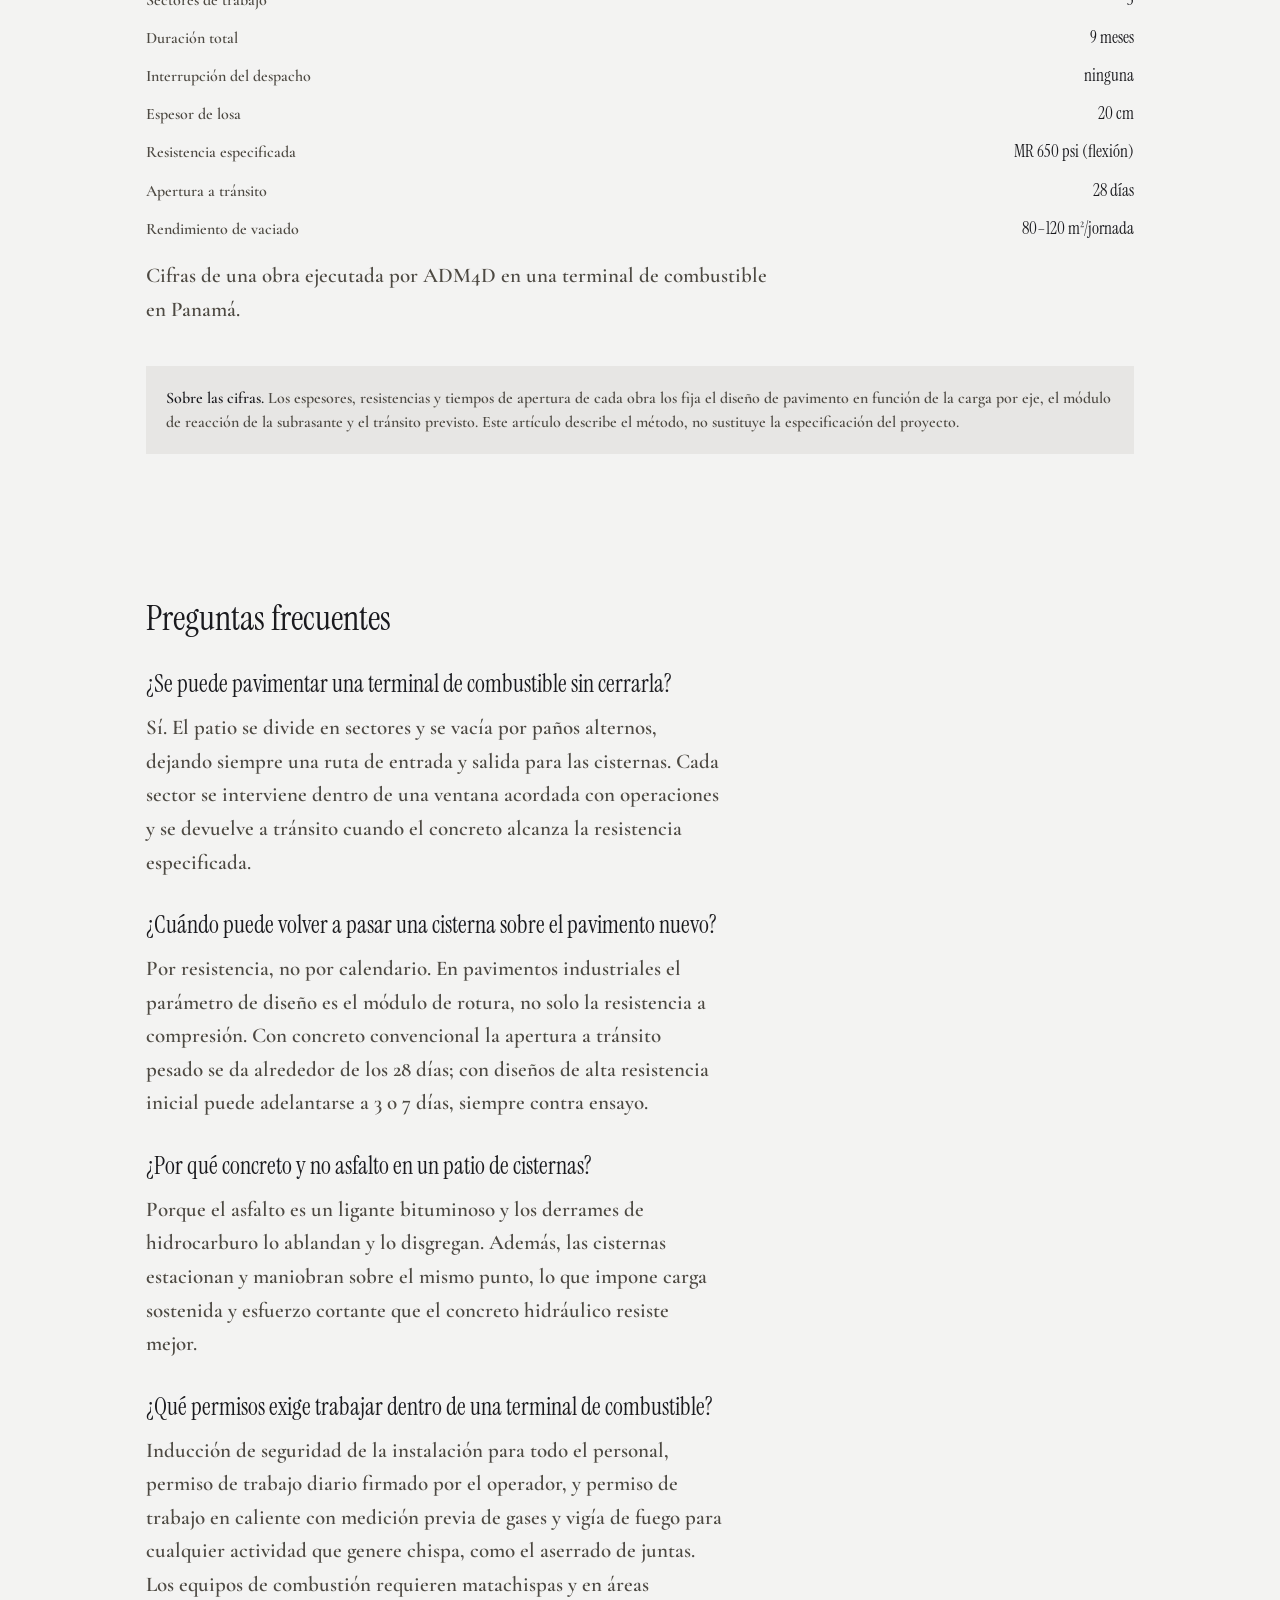
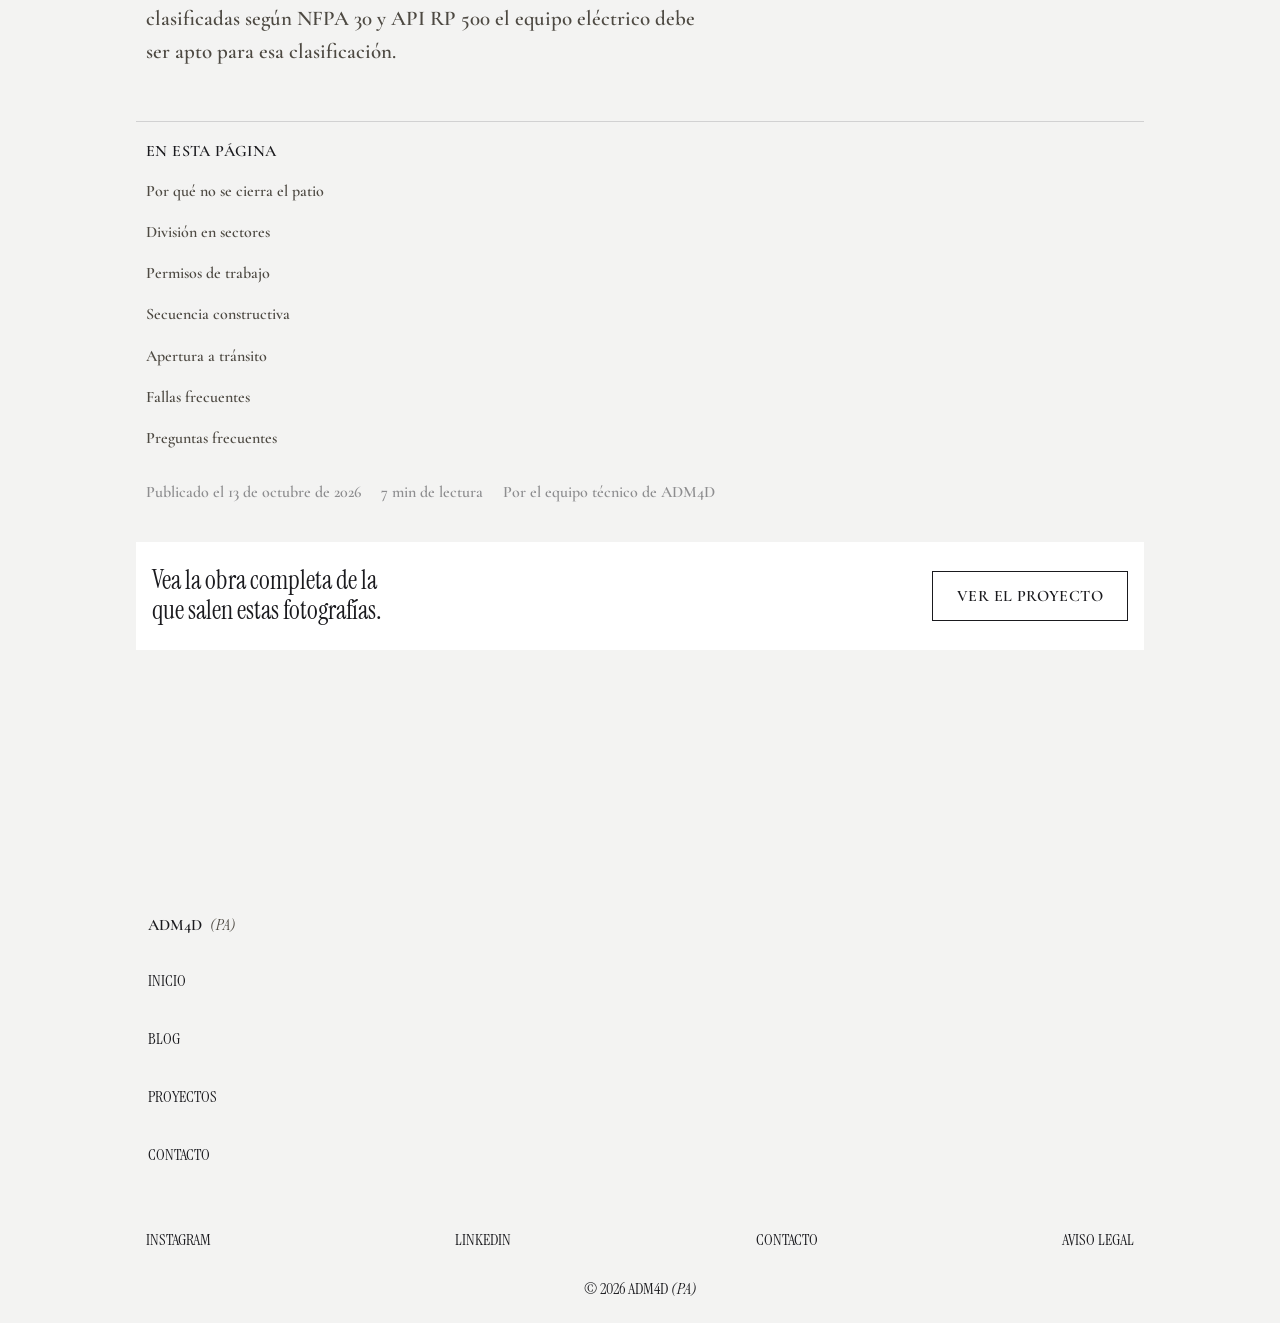
<file: blog/pavimento-concreto-terminal-combustible/index.html>
<!DOCTYPE html>
<html lang="es" data-theme="light">
<head>
<meta charset="utf-8">
<meta name="color-scheme" content="light only">
<meta name="viewport" content="width=device-width, initial-scale=1">
<title>Pavimentar el patio de una terminal de combustible sin detener el despacho — ADM4D</title>
<meta name="description" content="Secuencia constructiva, permisos de trabajo y criterios de apertura a tránsito para pavimentar en concreto el patio de maniobras de una terminal de combustible en operación.">
<link rel="canonical" href="https://www.adm4d.pro/blog/pavimento-concreto-terminal-combustible/">
<meta property="og:title" content="Pavimentar el patio de una terminal de combustible sin detener el despacho">
<meta property="og:description" content="Secuencia constructiva, permisos de trabajo y criterios de apertura a tránsito para pavimentar en concreto el patio de maniobras de una terminal de combustible en operación.">
<meta property="og:type" content="article">
<meta property="og:url" content="https://www.adm4d.pro/blog/pavimento-concreto-terminal-combustible/">
<meta property="og:image" content="https://www.adm4d.pro/assets/img/proyectos/petroport-1.jpg">
<meta property="article:published_time" content="2026-10-13">
<meta name="robots" content="index,follow">
<link rel="icon" href="../../assets/img/favicon.svg" type="image/svg+xml">
<link rel="preconnect" href="https://fonts.googleapis.com">
<link rel="preconnect" href="https://fonts.gstatic.com" crossorigin>
<link href="https://fonts.googleapis.com/css2?family=Cormorant+Garamond:wght@400;500;600&family=Instrument+Serif:ital@0;1&display=swap" rel="stylesheet">
<link rel="stylesheet" href="../../assets/css/style.css">
<link rel="stylesheet" href="../../assets/css/blog.css">
<script type="application/ld+json">{"@context": "https://schema.org", "@type": "TechArticle", "headline": "Pavimentar el patio de una terminal de combustible sin detener el despacho", "description": "Secuencia constructiva, permisos de trabajo y criterios de apertura a tránsito para pavimentar en concreto el patio de maniobras de una terminal de combustible en operación.", "image": "https://www.adm4d.pro/assets/img/proyectos/petroport-1.jpg", "datePublished": "2026-10-13", "dateModified": "2026-10-13", "inLanguage": "es-PA", "proficiencyLevel": "Expert", "about": "Pavimento de concreto hidráulico en instalaciones industriales en operación", "author": {"@type": "Organization", "name": "ADM4D"}, "publisher": {"@type": "Organization", "name": "ADM4D", "url": "https://www.adm4d.pro/"}, "mainEntityOfPage": {"@type": "WebPage", "@id": "https://www.adm4d.pro/blog/pavimento-concreto-terminal-combustible/"}}</script>
<script type="application/ld+json">{"@context": "https://schema.org", "@type": "FAQPage", "mainEntity": [{"@type": "Question", "name": "¿Se puede pavimentar una terminal de combustible sin cerrarla?", "acceptedAnswer": {"@type": "Answer", "text": "Sí. El patio se divide en sectores y se vacía por paños alternos, dejando siempre una ruta de entrada y salida para las cisternas. Cada sector se interviene dentro de una ventana acordada con operaciones y se devuelve a tránsito cuando el concreto alcanza la resistencia especificada."}}, {"@type": "Question", "name": "¿Cuándo puede volver a pasar una cisterna sobre el pavimento nuevo?", "acceptedAnswer": {"@type": "Answer", "text": "Por resistencia, no por calendario. En pavimentos industriales el parámetro de diseño es el módulo de rotura, no solo la resistencia a compresión. Con concreto convencional la apertura a tránsito pesado se da alrededor de los 28 días; con diseños de alta resistencia inicial puede adelantarse a 3 o 7 días, siempre contra ensayo."}}, {"@type": "Question", "name": "¿Por qué concreto y no asfalto en un patio de cisternas?", "acceptedAnswer": {"@type": "Answer", "text": "Porque el asfalto es un ligante bituminoso y los derrames de hidrocarburo lo ablandan y lo disgregan. Además, las cisternas estacionan y maniobran sobre el mismo punto, lo que impone carga sostenida y esfuerzo cortante que el concreto hidráulico resiste mejor."}}, {"@type": "Question", "name": "¿Qué permisos exige trabajar dentro de una terminal de combustible?", "acceptedAnswer": {"@type": "Answer", "text": "Inducción de seguridad de la instalación para todo el personal, permiso de trabajo diario firmado por el operador, y permiso de trabajo en caliente con medición previa de gases y vigía de fuego para cualquier actividad que genere chispa, como el aserrado de juntas. Los equipos de combustión requieren matachispas y en áreas clasificadas según NFPA 30 y API RP 500 el equipo eléctrico debe ser apto para esa clasificación."}}]}</script>
</head>
<body>
<div class="page">
  <nav class="grid nav bnav" aria-label="Principal">
    <div class="brand">ADM4D<em>(PA)</em></div>
    <a href="../">Blog</a>
    <a href="../../proyectos/">Proyectos</a>
    <a href="../../#futuro">Futuro</a>
    <a class="back last" href="../../#contacto">Contacto</a>
  </nav>

  <article class="art">
    <div class="grid">
      <div class="hero" style="background-image:url('../../assets/img/proyectos/petroport-1.jpg')"></div>
    </div>

    <header class="bhead grid">
      <p class="label">Obra en planta</p>
      <h1>Pavimentar el patio de una terminal de combustible sin detener el despacho</h1>
    </header>

    <div class="grid">
      <div class="body">
        <p class="answer"><strong>Respuesta corta:</strong> se divide el patio en sectores y se vacía por <strong>paños alternos</strong>, manteniendo siempre una ruta libre de entrada y salida para las cisternas. Cada sector se interviene bajo permiso de trabajo diario y se devuelve a tránsito <strong>cuando el concreto alcanza la resistencia especificada</strong>, no cuando deja de verse húmedo. El despacho no se detiene: se reprograma por sector.</p>

        <h2 id="por-que">¿Por qué no se cierra el patio completo?</h2>
        <p>Una terminal factura por despacho y opera contra programación de entregas. Cerrar el patio completo no retrasa una obra, retrasa una cadena de distribución. En nuestra obra en una terminal de combustible el patio se dividió en <strong>cinco sectores</strong> y la instalación <strong>nunca dejó de despachar</strong>: la obra tomó nueve meses, y esa duración la fijó el ritmo que permitía la operación, no el tamaño de la cuadrilla.</p>
        <p>Esto cambia el orden de la planificación. Primero se define con operaciones qué se puede cerrar y cuándo; después se dimensiona el equipo. Planificar al revés produce cronogramas que no se cumplen.</p>

        <figure>
          <img src="../../assets/img/proyectos/petroport-2.jpg" alt="Cuadrilla conformando subrasante en el patio de una terminal de combustible, con tanques de almacenamiento al fondo" loading="lazy" decoding="async" width="900" height="675">
          <figcaption>Conformación de subrasante con la terminal operando. Los tanques al fondo definen el área clasificada que condiciona el equipo admisible.</figcaption>
        </figure>

        <h2 id="sectores">¿Cómo se divide el patio en sectores?</h2>
        <p>Un sector bien definido cumple cuatro condiciones a la vez:</p>
        <ul>
          <li>Deja operativa una <strong>ruta completa</strong> de ingreso, carga y salida.</li>
          <li>No interviene <strong>dos islas de carga contiguas</strong> de forma simultánea.</li>
          <li>Se puede <strong>vaciar completo en una jornada</strong>, sin junta fría no prevista.</li>
          <li>Tiene acceso para el camión mezclador <strong>sin pisar concreto fresco o en curado</strong>.</li>
        </ul>
        <p>Sobre esa sectorización se vacía en tablero de ajedrez: un paño sí, uno no, y los intermedios después. Además de controlar la retracción, el patrón alterno garantiza que el curado de un paño nunca bloquee el acceso al siguiente.</p>

        <h2 id="permisos">¿Qué permisos exige trabajar dentro de la terminal?</h2>
        <p>Son requisitos del operador, no del municipio, y se tramitan a diario:</p>
        <ul>
          <li><strong>Inducción de seguridad</strong> de la instalación para todo el personal que ingresa, incluidos subcontratistas y choferes de mixer.</li>
          <li><strong>Permiso de trabajo diario</strong>, firmado por el operador antes de iniciar cada jornada.</li>
          <li><strong>Permiso de trabajo en caliente</strong> para toda actividad que genere chispa —el aserrado de juntas la genera— con medición previa de gases y vigía de fuego durante la labor.</li>
          <li><strong>Equipo apto para área clasificada.</strong> La clasificación eléctrica según NFPA 30 y API RP 500 define qué equipo puede entrar a cada zona; los motores de combustión requieren matachispas.</li>
          <li><strong>Plan de respuesta a derrames</strong> y extintores disponibles en el frente de trabajo.</li>
        </ul>
        <p>El corte de juntas merece atención aparte: tiene una ventana de tiempo corta que no se puede posponer, y a la vez requiere permiso de trabajo en caliente.</p>

        <h2 id="secuencia">¿Cuál es la secuencia constructiva por sector?</h2>
        <ol>
          <li>Demarcación y protección del sector; desvío de tránsito acordado con operaciones.</li>
          <li>Demolición y retiro de la carpeta existente.</li>
          <li>Conformación de subrasante y compactación, con control de densidad por capa.</li>
          <li>Subbase granular compactada, cuando el diseño la contempla.</li>
          <li>Formaleta, acero de refuerzo o fibra, y pasadores en juntas si aplican.</li>
          <li>Vaciado, vibrado y acabado superficial con la textura especificada.</li>
          <li>Corte de juntas de contracción dentro de la ventana de tiempo.</li>
          <li>Curado continuo durante el período especificado.</li>
          <li>Sellado de juntas y entrega del sector a tránsito.</li>
        </ol>

        <figure>
          <img src="../../assets/img/proyectos/petroport-3.jpg" alt="Paño de pavimento de concreto terminado en el patio de maniobras, con juntas aserradas" loading="lazy" decoding="async" width="900" height="675">
          <figcaption>Paño terminado con juntas aserradas. El patrón de juntas se define en el diseño, no se improvisa en sitio.</figcaption>
        </figure>

        <h2 id="apertura">¿Cuándo puede volver a pasar una cisterna?</h2>
        <p>Aquí está el error más caro y más frecuente. En un pavimento el parámetro que gobierna no es solo la resistencia a compresión, es el <strong>módulo de rotura</strong>: el concreto de una losa trabaja a flexión bajo la carga del eje, no a compresión pura. Por eso la apertura a tránsito se define contra ensayo y especificación, no contra calendario.</p>
        <p>En la terminal que ilustra este artículo la especificación se escribió precisamente así: losa de <strong>20 cm con concreto de módulo de rotura 650 psi</strong> —es decir, especificado a flexión y no a compresión—, y los sectores se abrieron al tránsito de cisternas <strong>a los 28 días</strong>, conforme a norma. Con concreto convencional ese es el orden de magnitud habitual. Con un diseño de alta resistencia inicial puede adelantarse a 3 o 7 días, que suele ser la vía razonable cuando la operación no admite sectores cerrados por un mes. Abrir antes de tiempo produce fisuras en esquinas y bordes que aparecen semanas después y se pagan dos veces.</p>

        <h2 id="fallas">¿Qué sale mal con más frecuencia?</h2>
        <ul>
          <li><strong>Aserrar tarde.</strong> La losa fisura sola antes de que se corte la junta. Es un problema de logística de permisos, no de equipo.</li>
          <li><strong>Subrasante mal compactada en los bordes del paño,</strong> justo donde la carga del eje genera el mayor esfuerzo.</li>
          <li><strong>Agua añadida a la mezcla en sitio</strong> para mejorar la trabajabilidad. Cada litro extra baja la resistencia final.</li>
          <li><strong>Tránsito prematuro</strong> autorizado por presión operativa.</li>
          <li><strong>Cambiar la secuencia de sectores sin avisar a operaciones,</strong> que es la vía más rápida a perder el permiso de trabajo.</li>
        </ul>

        <div class="datos"><h3>Datos de la obra</h3><dl><div><dt>Sectores de trabajo</dt><dd>5</dd></div><div><dt>Duración total</dt><dd>9 meses</dd></div><div><dt>Interrupción del despacho</dt><dd>ninguna</dd></div><div><dt>Espesor de losa</dt><dd>20 cm</dd></div><div><dt>Resistencia especificada</dt><dd>MR 650 psi (flexión)</dd></div><div><dt>Apertura a tránsito</dt><dd>28 días</dd></div><div><dt>Rendimiento de vaciado</dt><dd>80–120 m²/jornada</dd></div></dl><p class="pie">Cifras de una obra ejecutada por ADM4D en una terminal de combustible en Panamá.</p></div>
        <div class="aviso"><b>Sobre las cifras.</b> Los espesores, resistencias y tiempos de apertura de cada obra los fija el diseño de pavimento en función de la carga por eje, el módulo de reacción de la subrasante y el tránsito previsto. Este artículo describe el método, no sustituye la especificación del proyecto.</div>

        <div class="faq">
          <h2 id="faq">Preguntas frecuentes</h2>
          <h3>¿Se puede pavimentar una terminal de combustible sin cerrarla?</h3>
          <p>Sí. El patio se divide en sectores y se vacía por paños alternos, dejando siempre una ruta de entrada y salida para las cisternas. Cada sector se interviene dentro de una ventana acordada con operaciones y se devuelve a tránsito cuando el concreto alcanza la resistencia especificada.</p>
          <h3>¿Cuándo puede volver a pasar una cisterna sobre el pavimento nuevo?</h3>
          <p>Por resistencia, no por calendario. En pavimentos industriales el parámetro de diseño es el módulo de rotura, no solo la resistencia a compresión. Con concreto convencional la apertura a tránsito pesado se da alrededor de los 28 días; con diseños de alta resistencia inicial puede adelantarse a 3 o 7 días, siempre contra ensayo.</p>
          <h3>¿Por qué concreto y no asfalto en un patio de cisternas?</h3>
          <p>Porque el asfalto es un ligante bituminoso y los derrames de hidrocarburo lo ablandan y lo disgregan. Además, las cisternas estacionan y maniobran sobre el mismo punto, lo que impone carga sostenida y esfuerzo cortante que el concreto hidráulico resiste mejor.</p>
          <h3>¿Qué permisos exige trabajar dentro de una terminal de combustible?</h3>
          <p>Inducción de seguridad de la instalación para todo el personal, permiso de trabajo diario firmado por el operador, y permiso de trabajo en caliente con medición previa de gases y vigía de fuego para cualquier actividad que genere chispa, como el aserrado de juntas. Los equipos de combustión requieren matachispas y en áreas clasificadas según NFPA 30 y API RP 500 el equipo eléctrico debe ser apto para esa clasificación.</p>
          </div>
      </div>

      <aside class="side">
        <b>En esta página</b>
        <ol>
          <li><a href="#por-que">Por qué no se cierra el patio</a></li>
          <li><a href="#sectores">División en sectores</a></li>
          <li><a href="#permisos">Permisos de trabajo</a></li>
          <li><a href="#secuencia">Secuencia constructiva</a></li>
          <li><a href="#apertura">Apertura a tránsito</a></li>
          <li><a href="#fallas">Fallas frecuentes</a></li>
          <li><a href="#faq">Preguntas frecuentes</a></li>
        </ol>
      </aside>

      <p class="artmeta"><span>Publicado el 13 de octubre de 2026</span><span>7 min de lectura</span><span>Por el equipo técnico de ADM4D</span></p>

      <div class="cta-box">
        <p>Vea la obra completa de la que salen estas fotografías.</p>
        <a href="../../proyectos/#petroport">Ver el proyecto</a>
      </div>
    </div>
  </article>

  <footer class="grid">
    <p class="brand">ADM4D<em>(PA)</em></p>
    <ul class="links"><li><a href="../../">Inicio</a></li><li><a href="../">Blog</a></li><li><a href="../../proyectos/">Proyectos</a></li><li><a href="../../#contacto">Contacto</a></li></ul>
    <div class="meta"><a href="#">Instagram</a><a href="#">LinkedIn</a><a href="../../#contacto">Contacto</a><a href="#">Aviso legal</a></div>
    <p class="copy">© 2026 ADM4D <em>(PA)</em></p>
  </footer>
</div>
</body>
</html>
</file>
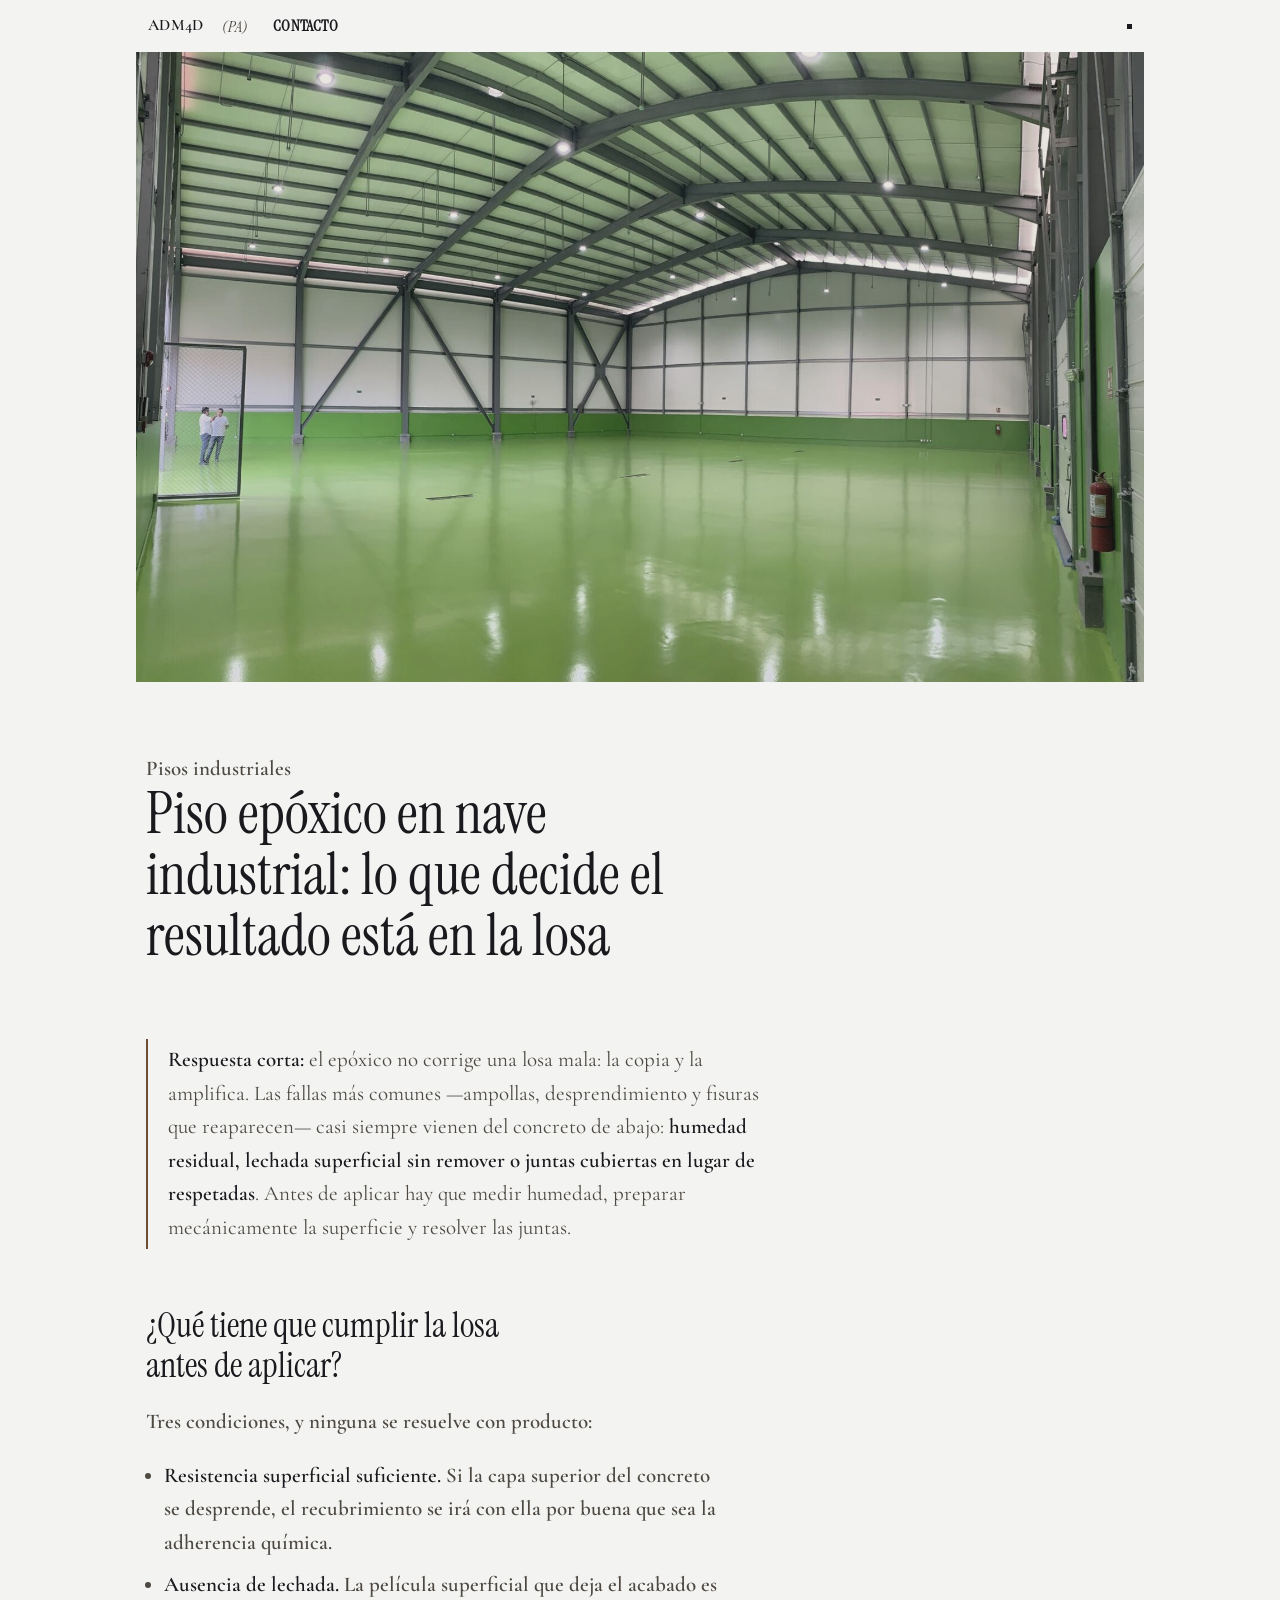
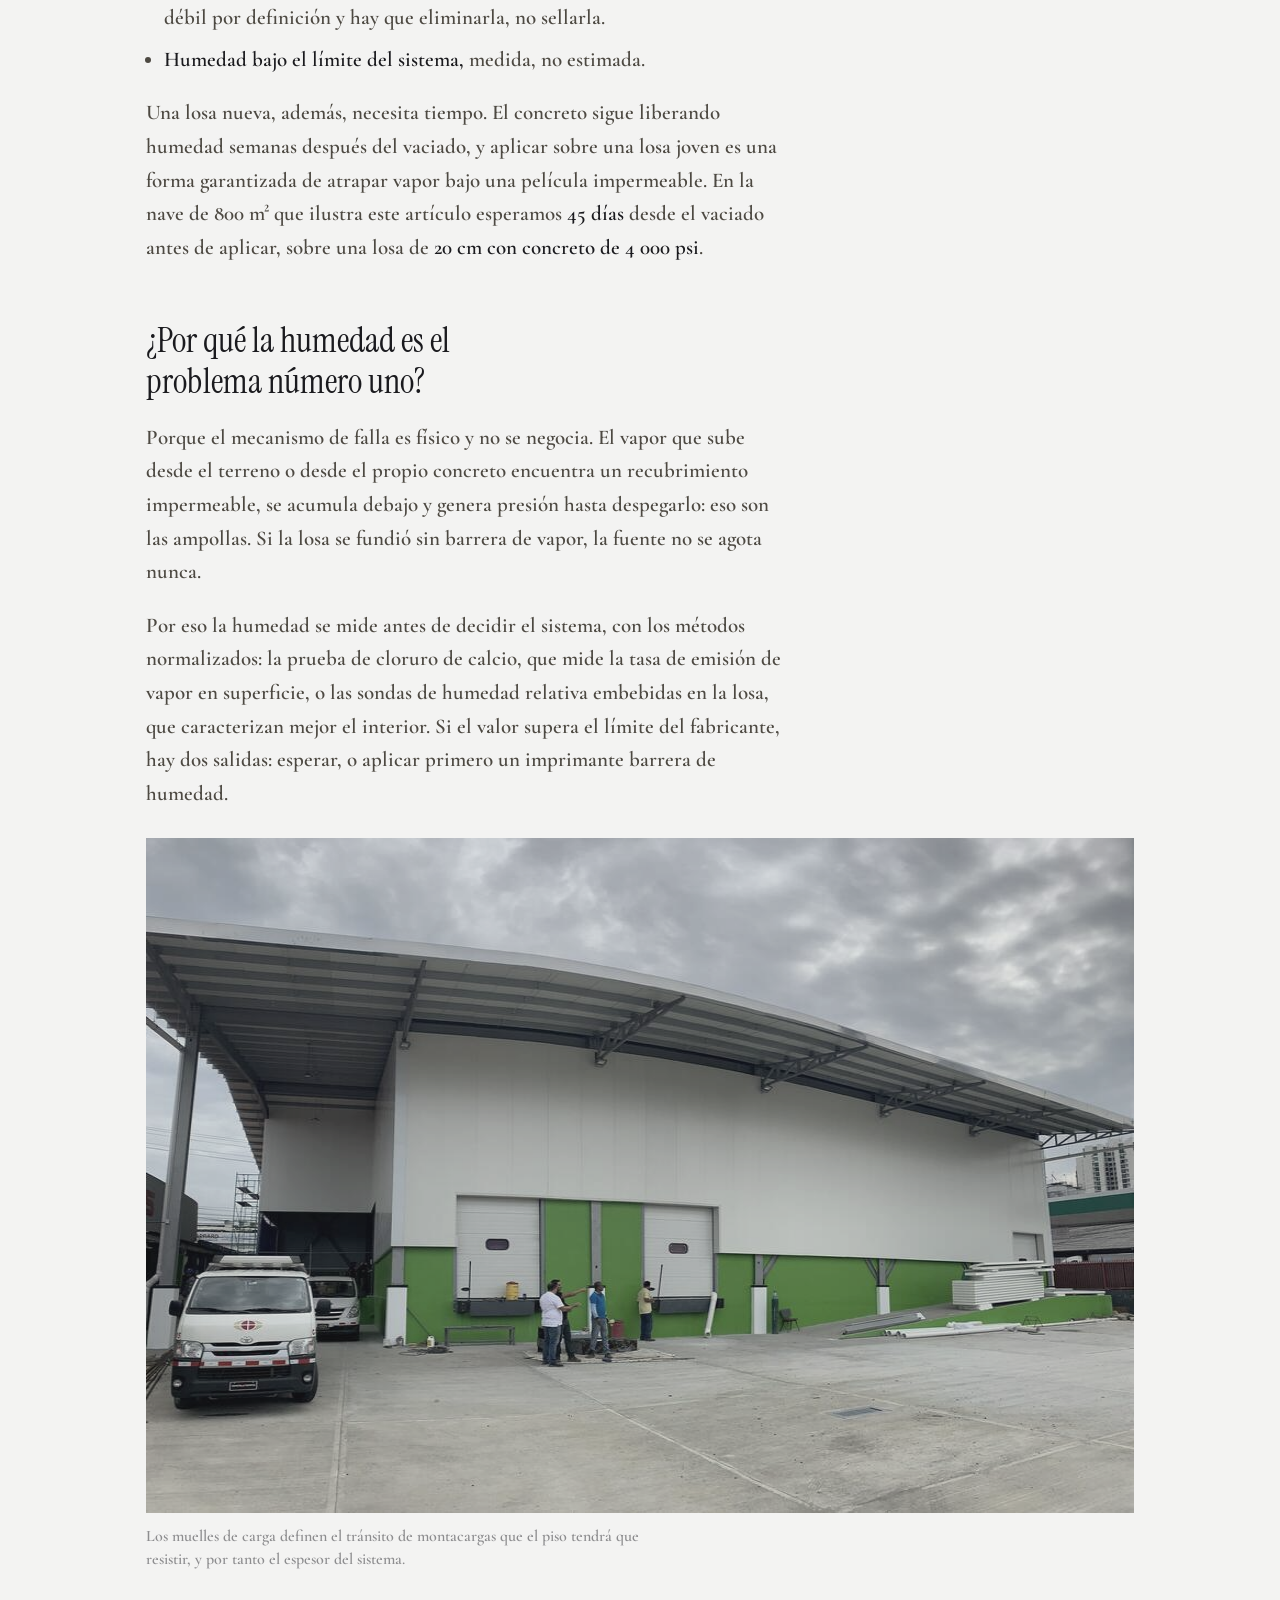
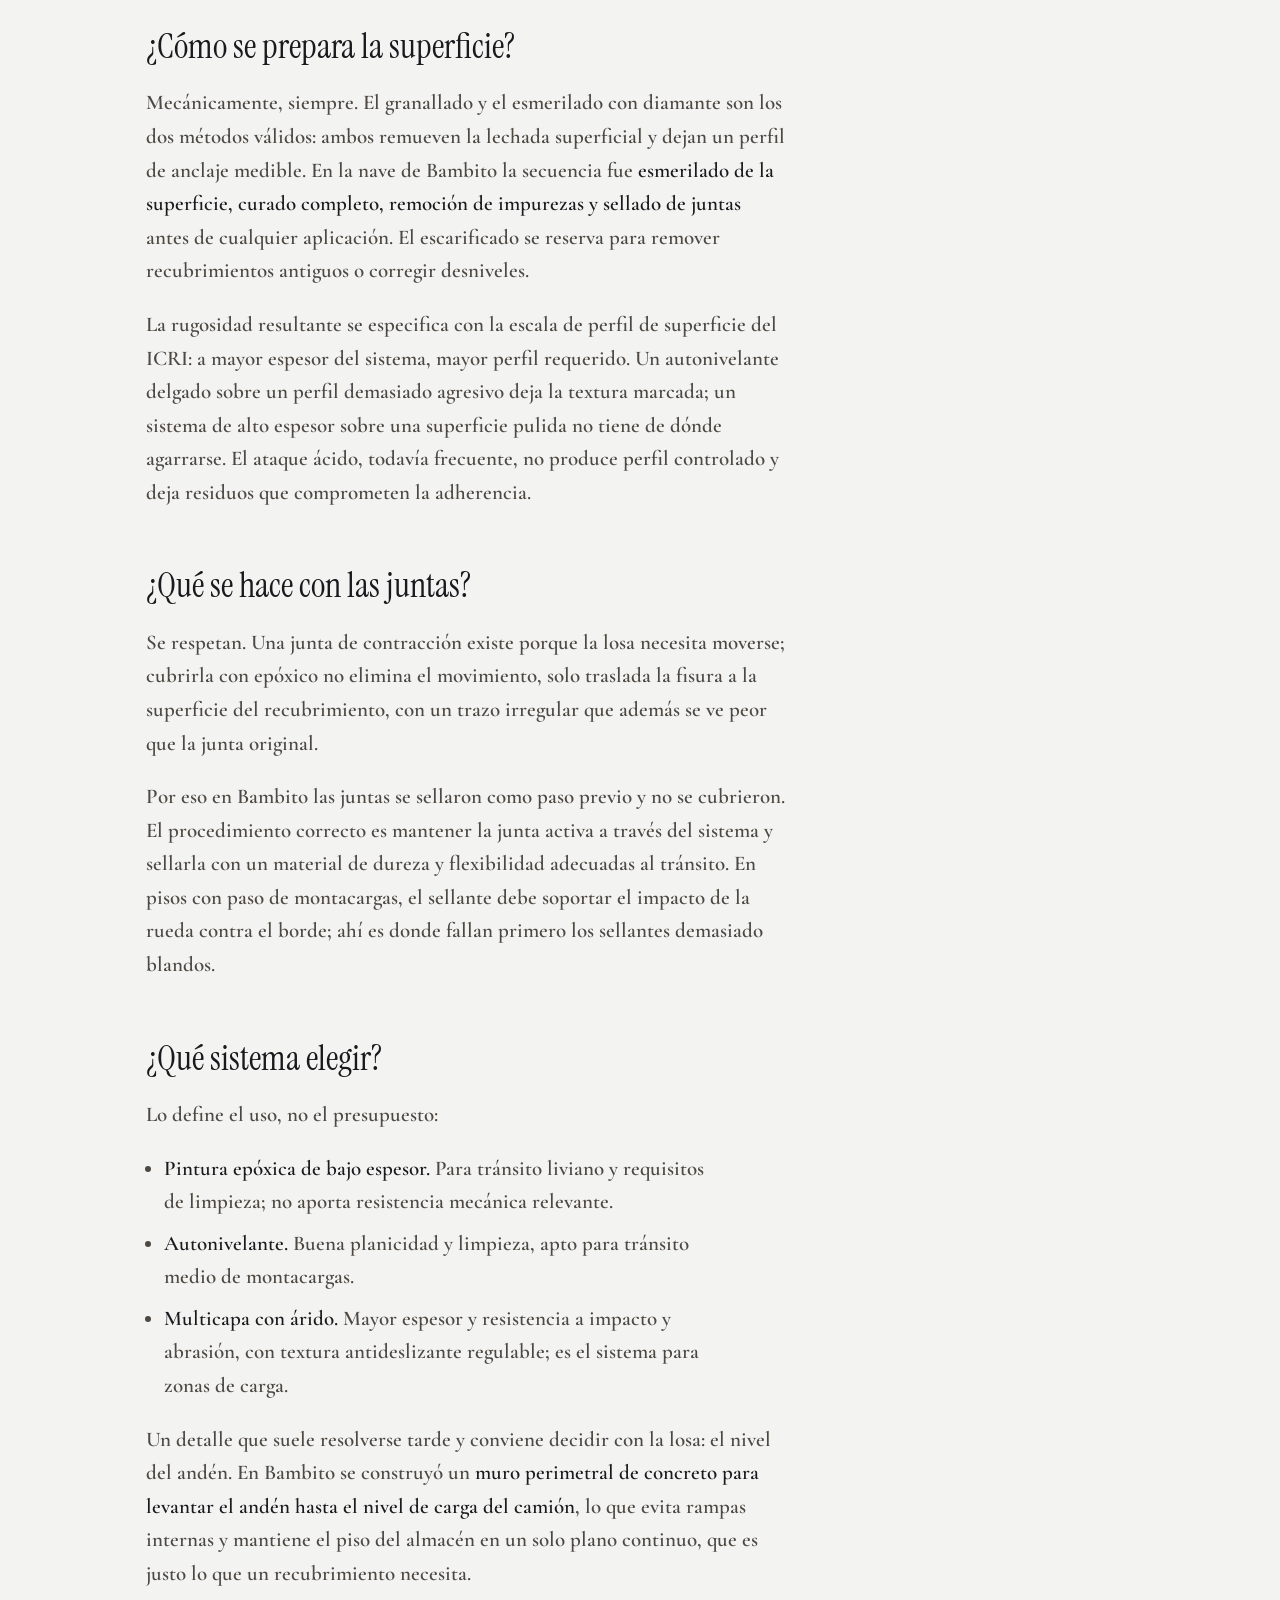
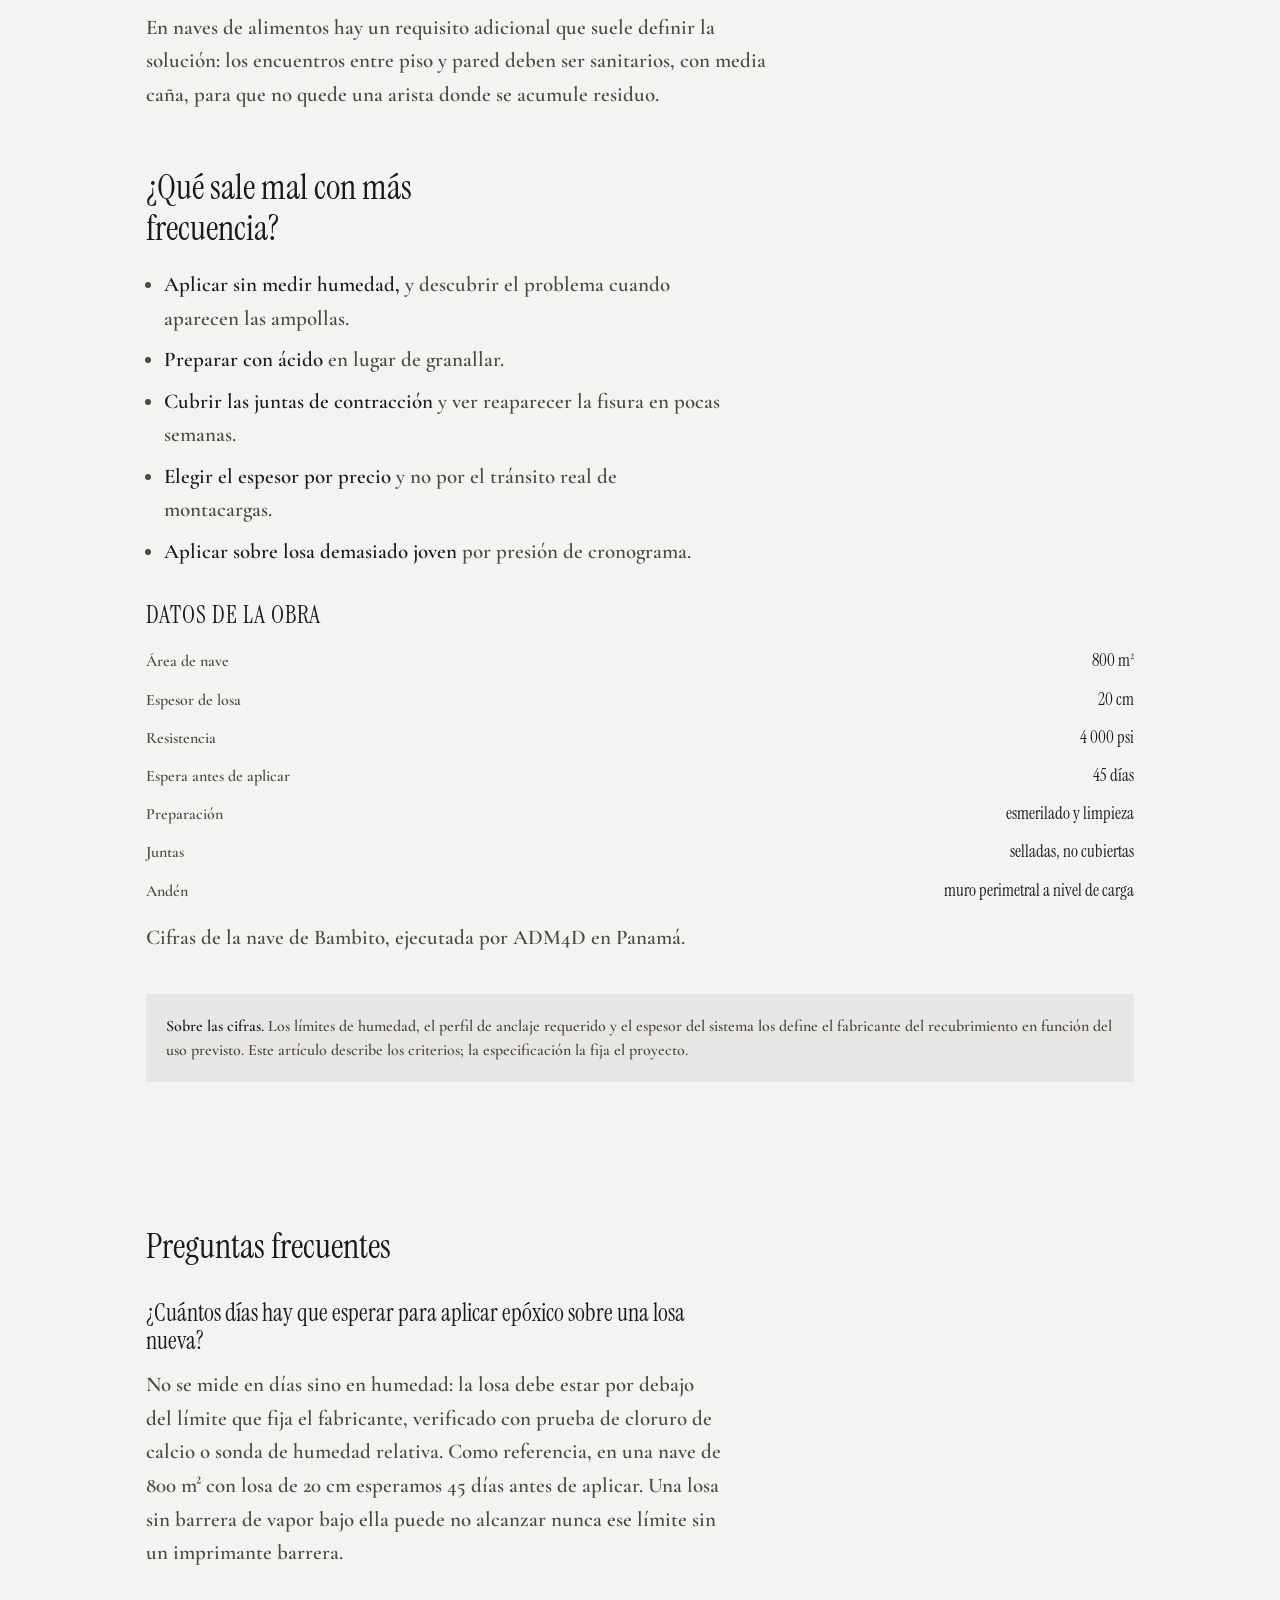
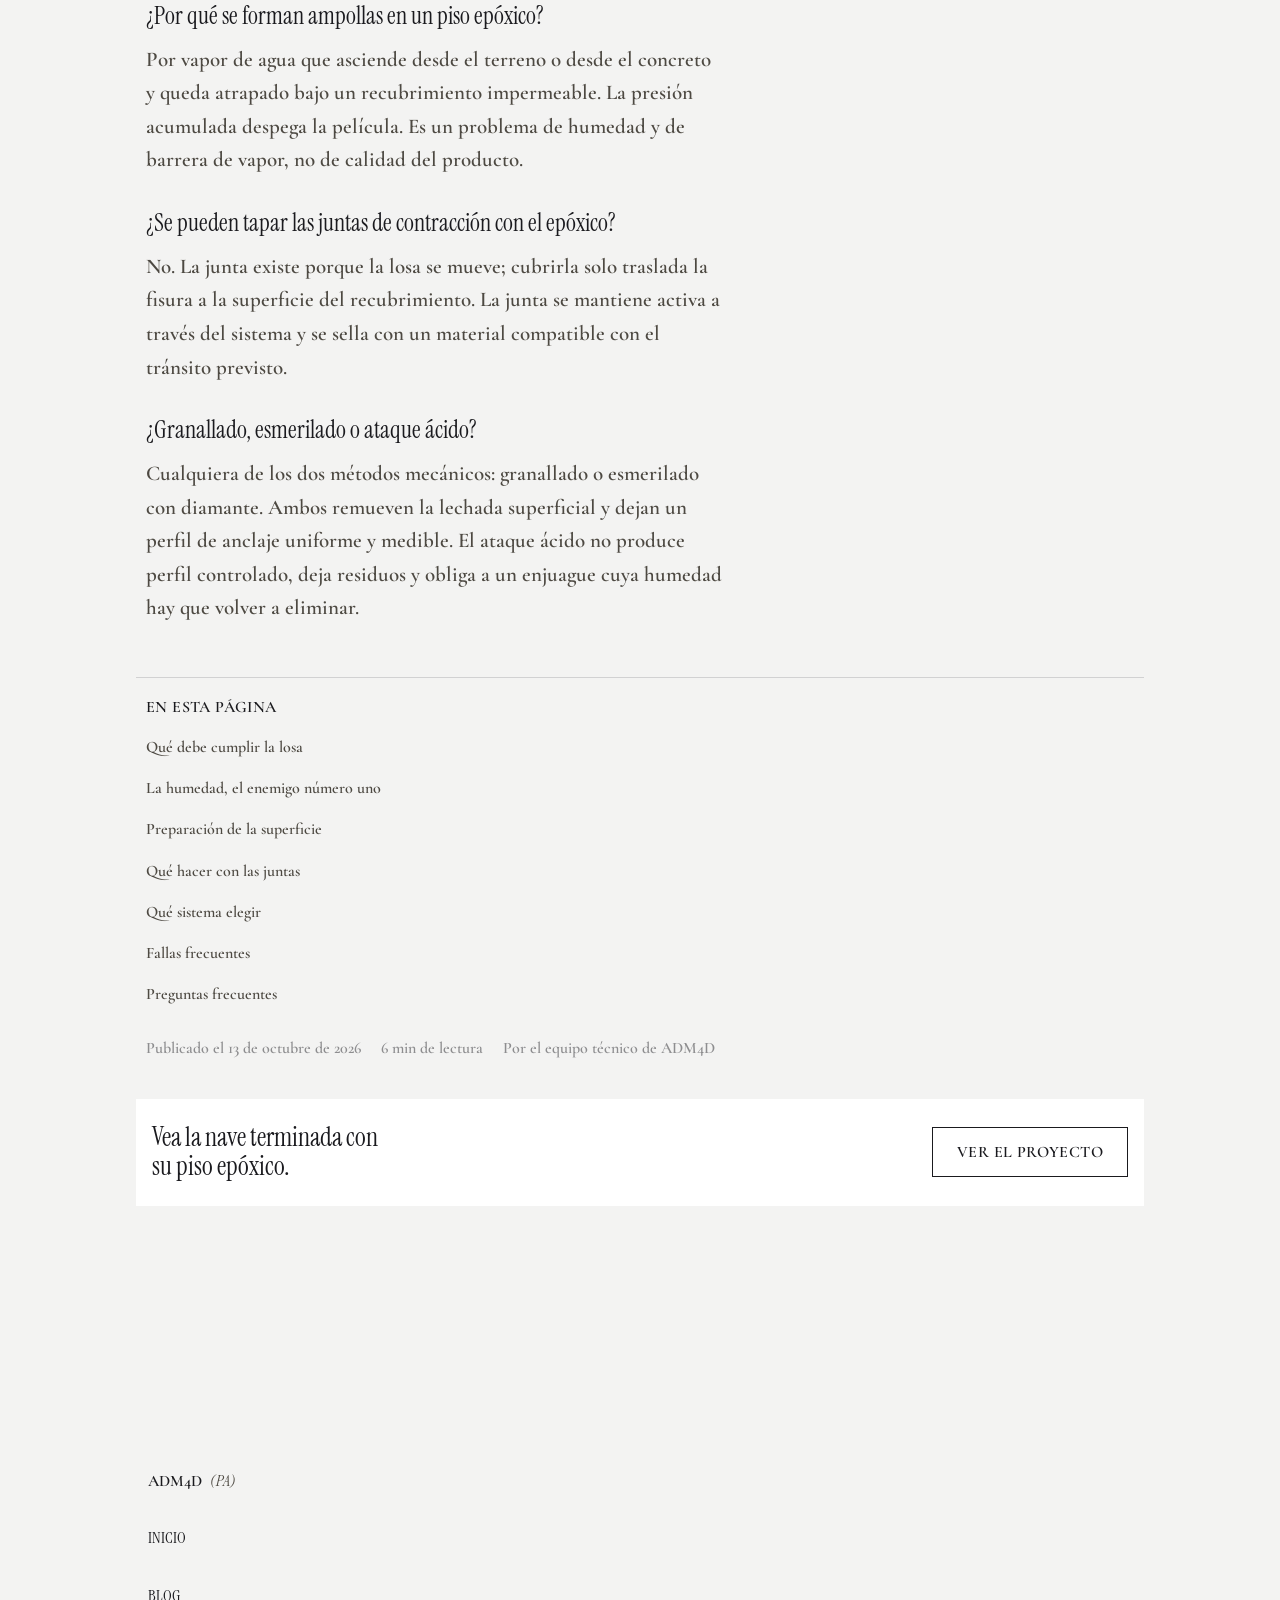
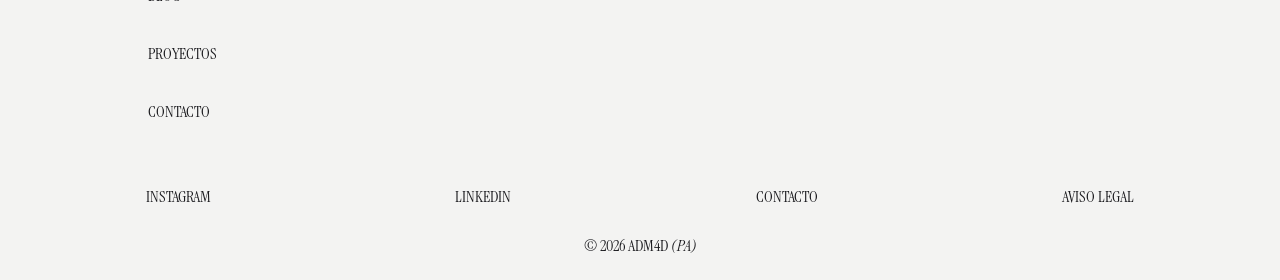
<file: blog/piso-epoxico-nave-industrial/index.html>
<!DOCTYPE html>
<html lang="es" data-theme="light">
<head>
<meta charset="utf-8">
<meta name="color-scheme" content="light only">
<meta name="viewport" content="width=device-width, initial-scale=1">
<title>Piso epóxico en nave industrial: lo que decide el resultado está en la losa — ADM4D</title>
<meta name="description" content="Humedad residual, preparación mecánica, perfil de anclaje y tratamiento de juntas: por qué la mayoría de las fallas de un piso epóxico se originan en el concreto de abajo.">
<link rel="canonical" href="https://www.adm4d.pro/blog/piso-epoxico-nave-industrial/">
<meta property="og:title" content="Piso epóxico en nave industrial: lo que decide el resultado está en la losa">
<meta property="og:description" content="Humedad residual, preparación mecánica, perfil de anclaje y tratamiento de juntas: por qué la mayoría de las fallas de un piso epóxico se originan en el concreto de abajo.">
<meta property="og:type" content="article">
<meta property="og:url" content="https://www.adm4d.pro/blog/piso-epoxico-nave-industrial/">
<meta property="og:image" content="https://www.adm4d.pro/assets/img/proyectos/bambito-1.jpg">
<meta property="article:published_time" content="2026-10-13">
<meta name="robots" content="index,follow">
<link rel="icon" href="../../assets/img/favicon.svg" type="image/svg+xml">
<link rel="preconnect" href="https://fonts.googleapis.com">
<link rel="preconnect" href="https://fonts.gstatic.com" crossorigin>
<link href="https://fonts.googleapis.com/css2?family=Cormorant+Garamond:wght@400;500;600&family=Instrument+Serif:ital@0;1&display=swap" rel="stylesheet">
<link rel="stylesheet" href="../../assets/css/style.css">
<link rel="stylesheet" href="../../assets/css/blog.css">
<script type="application/ld+json">{"@context": "https://schema.org", "@type": "TechArticle", "headline": "Piso epóxico en nave industrial: lo que decide el resultado está en la losa", "description": "Humedad residual, preparación mecánica, perfil de anclaje y tratamiento de juntas: por qué la mayoría de las fallas de un piso epóxico se originan en el concreto de abajo.", "image": "https://www.adm4d.pro/assets/img/proyectos/bambito-1.jpg", "datePublished": "2026-10-13", "dateModified": "2026-10-13", "inLanguage": "es-PA", "proficiencyLevel": "Expert", "about": "Recubrimientos epóxicos sobre losas de concreto en naves industriales", "author": {"@type": "Organization", "name": "ADM4D"}, "publisher": {"@type": "Organization", "name": "ADM4D", "url": "https://www.adm4d.pro/"}, "mainEntityOfPage": {"@type": "WebPage", "@id": "https://www.adm4d.pro/blog/piso-epoxico-nave-industrial/"}}</script>
<script type="application/ld+json">{"@context": "https://schema.org", "@type": "FAQPage", "mainEntity": [{"@type": "Question", "name": "¿Cuántos días hay que esperar para aplicar epóxico sobre una losa nueva?", "acceptedAnswer": {"@type": "Answer", "text": "No se mide en días sino en humedad: la losa debe estar por debajo del límite que fija el fabricante, verificado con prueba de cloruro de calcio o sonda de humedad relativa. Como referencia, en una nave de 800 m² con losa de 20 cm esperamos 45 días antes de aplicar. Una losa sin barrera de vapor bajo ella puede no alcanzar nunca ese límite sin un imprimante barrera."}}, {"@type": "Question", "name": "¿Por qué se forman ampollas en un piso epóxico?", "acceptedAnswer": {"@type": "Answer", "text": "Por vapor de agua que asciende desde el terreno o desde el concreto y queda atrapado bajo un recubrimiento impermeable. La presión acumulada despega la película. Es un problema de humedad y de barrera de vapor, no de calidad del producto."}}, {"@type": "Question", "name": "¿Se pueden tapar las juntas de contracción con el epóxico?", "acceptedAnswer": {"@type": "Answer", "text": "No. La junta existe porque la losa se mueve; cubrirla solo traslada la fisura a la superficie del recubrimiento. La junta se mantiene activa a través del sistema y se sella con un material compatible con el tránsito previsto."}}, {"@type": "Question", "name": "¿Granallado, esmerilado o ataque ácido?", "acceptedAnswer": {"@type": "Answer", "text": "Cualquiera de los dos métodos mecánicos: granallado o esmerilado con diamante. Ambos remueven la lechada superficial y dejan un perfil de anclaje uniforme y medible. El ataque ácido no produce perfil controlado, deja residuos y obliga a un enjuague cuya humedad hay que volver a eliminar."}}]}</script>
</head>
<body>
<div class="page">
  <nav class="grid nav bnav" aria-label="Principal">
    <div class="brand">ADM4D<em>(PA)</em></div>
    <a href="../">Blog</a>
    <a href="../../proyectos/">Proyectos</a>
    <a href="../../#futuro">Futuro</a>
    <a class="back last" href="../../#contacto">Contacto</a>
  </nav>

  <article class="art">
    <div class="grid">
      <div class="hero" style="background-image:url('../../assets/img/proyectos/bambito-1.jpg')"></div>
    </div>

    <header class="bhead grid">
      <p class="label">Pisos industriales</p>
      <h1>Piso epóxico en nave industrial: lo que decide el resultado está en la losa</h1>
    </header>

    <div class="grid">
      <div class="body">
        <p class="answer"><strong>Respuesta corta:</strong> el epóxico no corrige una losa mala: la copia y la amplifica. Las fallas más comunes —ampollas, desprendimiento y fisuras que reaparecen— casi siempre vienen del concreto de abajo: <strong>humedad residual, lechada superficial sin remover o juntas cubiertas en lugar de respetadas</strong>. Antes de aplicar hay que medir humedad, preparar mecánicamente la superficie y resolver las juntas.</p>
        <h2 id="losa">¿Qué tiene que cumplir la losa antes de aplicar?</h2>
        <p>Tres condiciones, y ninguna se resuelve con producto:</p>
        <ul>
          <li><strong>Resistencia superficial suficiente.</strong> Si la capa superior del concreto se desprende, el recubrimiento se irá con ella por buena que sea la adherencia química.</li>
          <li><strong>Ausencia de lechada.</strong> La película superficial que deja el acabado es débil por definición y hay que eliminarla, no sellarla.</li>
          <li><strong>Humedad bajo el límite del sistema,</strong> medida, no estimada.</li>
        </ul>
        <p>Una losa nueva, además, necesita tiempo. El concreto sigue liberando humedad semanas después del vaciado, y aplicar sobre una losa joven es una forma garantizada de atrapar vapor bajo una película impermeable. En la nave de 800 m² que ilustra este artículo esperamos <strong>45 días</strong> desde el vaciado antes de aplicar, sobre una losa de <strong>20 cm con concreto de 4 000 psi</strong>.</p>

        <h2 id="humedad">¿Por qué la humedad es el problema número uno?</h2>
        <p>Porque el mecanismo de falla es físico y no se negocia. El vapor que sube desde el terreno o desde el propio concreto encuentra un recubrimiento impermeable, se acumula debajo y genera presión hasta despegarlo: eso son las ampollas. Si la losa se fundió sin barrera de vapor, la fuente no se agota nunca.</p>
        <p>Por eso la humedad se mide antes de decidir el sistema, con los métodos normalizados: la prueba de cloruro de calcio, que mide la tasa de emisión de vapor en superficie, o las sondas de humedad relativa embebidas en la losa, que caracterizan mejor el interior. Si el valor supera el límite del fabricante, hay dos salidas: esperar, o aplicar primero un imprimante barrera de humedad.</p>
        <figure>
          <img src="../../assets/img/proyectos/bambito-2.jpg" alt="Fachada de nave industrial con muelles de carga y portones" loading="lazy" decoding="async" width="900" height="675">
          <figcaption>Los muelles de carga definen el tránsito de montacargas que el piso tendrá que resistir, y por tanto el espesor del sistema.</figcaption>
        </figure>

        <h2 id="preparacion">¿Cómo se prepara la superficie?</h2>
        <p>Mecánicamente, siempre. El granallado y el esmerilado con diamante son los dos métodos válidos: ambos remueven la lechada superficial y dejan un perfil de anclaje medible. En la nave de Bambito la secuencia fue <strong>esmerilado de la superficie, curado completo, remoción de impurezas y sellado de juntas</strong> antes de cualquier aplicación. El escarificado se reserva para remover recubrimientos antiguos o corregir desniveles.</p>
        <p>La rugosidad resultante se especifica con la escala de perfil de superficie del ICRI: a mayor espesor del sistema, mayor perfil requerido. Un autonivelante delgado sobre un perfil demasiado agresivo deja la textura marcada; un sistema de alto espesor sobre una superficie pulida no tiene de dónde agarrarse. El ataque ácido, todavía frecuente, no produce perfil controlado y deja residuos que comprometen la adherencia.</p>

        <h2 id="juntas">¿Qué se hace con las juntas?</h2>
        <p>Se respetan. Una junta de contracción existe porque la losa necesita moverse; cubrirla con epóxico no elimina el movimiento, solo traslada la fisura a la superficie del recubrimiento, con un trazo irregular que además se ve peor que la junta original.</p>
        <p>Por eso en Bambito las juntas se sellaron como paso previo y no se cubrieron. El procedimiento correcto es mantener la junta activa a través del sistema y sellarla con un material de dureza y flexibilidad adecuadas al tránsito. En pisos con paso de montacargas, el sellante debe soportar el impacto de la rueda contra el borde; ahí es donde fallan primero los sellantes demasiado blandos.</p>

        <h2 id="sistema">¿Qué sistema elegir?</h2>
        <p>Lo define el uso, no el presupuesto:</p>
        <ul>
          <li><strong>Pintura epóxica de bajo espesor.</strong> Para tránsito liviano y requisitos de limpieza; no aporta resistencia mecánica relevante.</li>
          <li><strong>Autonivelante.</strong> Buena planicidad y limpieza, apto para tránsito medio de montacargas.</li>
          <li><strong>Multicapa con árido.</strong> Mayor espesor y resistencia a impacto y abrasión, con textura antideslizante regulable; es el sistema para zonas de carga.</li>
        </ul>
        <p>Un detalle que suele resolverse tarde y conviene decidir con la losa: el nivel del andén. En Bambito se construyó un <strong>muro perimetral de concreto para levantar el andén hasta el nivel de carga del camión</strong>, lo que evita rampas internas y mantiene el piso del almacén en un solo plano continuo, que es justo lo que un recubrimiento necesita.</p>
        <p>En naves de alimentos hay un requisito adicional que suele definir la solución: los encuentros entre piso y pared deben ser sanitarios, con media caña, para que no quede una arista donde se acumule residuo.</p>

        <h2 id="fallas">¿Qué sale mal con más frecuencia?</h2>
        <ul>
          <li><strong>Aplicar sin medir humedad,</strong> y descubrir el problema cuando aparecen las ampollas.</li>
          <li><strong>Preparar con ácido</strong> en lugar de granallar.</li>
          <li><strong>Cubrir las juntas de contracción</strong> y ver reaparecer la fisura en pocas semanas.</li>
          <li><strong>Elegir el espesor por precio</strong> y no por el tránsito real de montacargas.</li>
          <li><strong>Aplicar sobre losa demasiado joven</strong> por presión de cronograma.</li>
        </ul>

        <div class="datos"><h3>Datos de la obra</h3><dl><div><dt>Área de nave</dt><dd>800 m²</dd></div><div><dt>Espesor de losa</dt><dd>20 cm</dd></div><div><dt>Resistencia</dt><dd>4 000 psi</dd></div><div><dt>Espera antes de aplicar</dt><dd>45 días</dd></div><div><dt>Preparación</dt><dd>esmerilado y limpieza</dd></div><div><dt>Juntas</dt><dd>selladas, no cubiertas</dd></div><div><dt>Andén</dt><dd>muro perimetral a nivel de carga</dd></div></dl><p class="pie">Cifras de la nave de Bambito, ejecutada por ADM4D en Panamá.</p></div>
        <div class="aviso"><b>Sobre las cifras.</b> Los límites de humedad, el perfil de anclaje requerido y el espesor del sistema los define el fabricante del recubrimiento en función del uso previsto. Este artículo describe los criterios; la especificación la fija el proyecto.</div>

        <div class="faq">
          <h2 id="faq">Preguntas frecuentes</h2>
          <h3>¿Cuántos días hay que esperar para aplicar epóxico sobre una losa nueva?</h3>
          <p>No se mide en días sino en humedad: la losa debe estar por debajo del límite que fija el fabricante, verificado con prueba de cloruro de calcio o sonda de humedad relativa. Como referencia, en una nave de 800 m² con losa de 20 cm esperamos 45 días antes de aplicar. Una losa sin barrera de vapor bajo ella puede no alcanzar nunca ese límite sin un imprimante barrera.</p>
          <h3>¿Por qué se forman ampollas en un piso epóxico?</h3>
          <p>Por vapor de agua que asciende desde el terreno o desde el concreto y queda atrapado bajo un recubrimiento impermeable. La presión acumulada despega la película. Es un problema de humedad y de barrera de vapor, no de calidad del producto.</p>
          <h3>¿Se pueden tapar las juntas de contracción con el epóxico?</h3>
          <p>No. La junta existe porque la losa se mueve; cubrirla solo traslada la fisura a la superficie del recubrimiento. La junta se mantiene activa a través del sistema y se sella con un material compatible con el tránsito previsto.</p>
          <h3>¿Granallado, esmerilado o ataque ácido?</h3>
          <p>Cualquiera de los dos métodos mecánicos: granallado o esmerilado con diamante. Ambos remueven la lechada superficial y dejan un perfil de anclaje uniforme y medible. El ataque ácido no produce perfil controlado, deja residuos y obliga a un enjuague cuya humedad hay que volver a eliminar.</p>
          </div>
      </div>

      <aside class="side">
        <b>En esta página</b>
        <ol><li><a href="#losa">Qué debe cumplir la losa</a></li><li><a href="#humedad">La humedad, el enemigo número uno</a></li><li><a href="#preparacion">Preparación de la superficie</a></li><li><a href="#juntas">Qué hacer con las juntas</a></li><li><a href="#sistema">Qué sistema elegir</a></li><li><a href="#fallas">Fallas frecuentes</a></li><li><a href="#faq">Preguntas frecuentes</a></li></ol>
      </aside>

      <p class="artmeta"><span>Publicado el 13 de octubre de 2026</span><span>6 min de lectura</span><span>Por el equipo técnico de ADM4D</span></p>

      <div class="cta-box">
        <p>Vea la nave terminada con su piso epóxico.</p>
        <a href="../../proyectos/#bambito">Ver el proyecto</a>
      </div>
    </div>
  </article>

  <footer class="grid">
    <p class="brand">ADM4D<em>(PA)</em></p>
    <ul class="links"><li><a href="../../">Inicio</a></li><li><a href="../">Blog</a></li><li><a href="../../proyectos/">Proyectos</a></li><li><a href="../../#contacto">Contacto</a></li></ul>
    <div class="meta"><a href="#">Instagram</a><a href="#">LinkedIn</a><a href="../../#contacto">Contacto</a><a href="#">Aviso legal</a></div>
    <p class="copy">© 2026 ADM4D <em>(PA)</em></p>
  </footer>
</div>
</body>
</html>
</file>
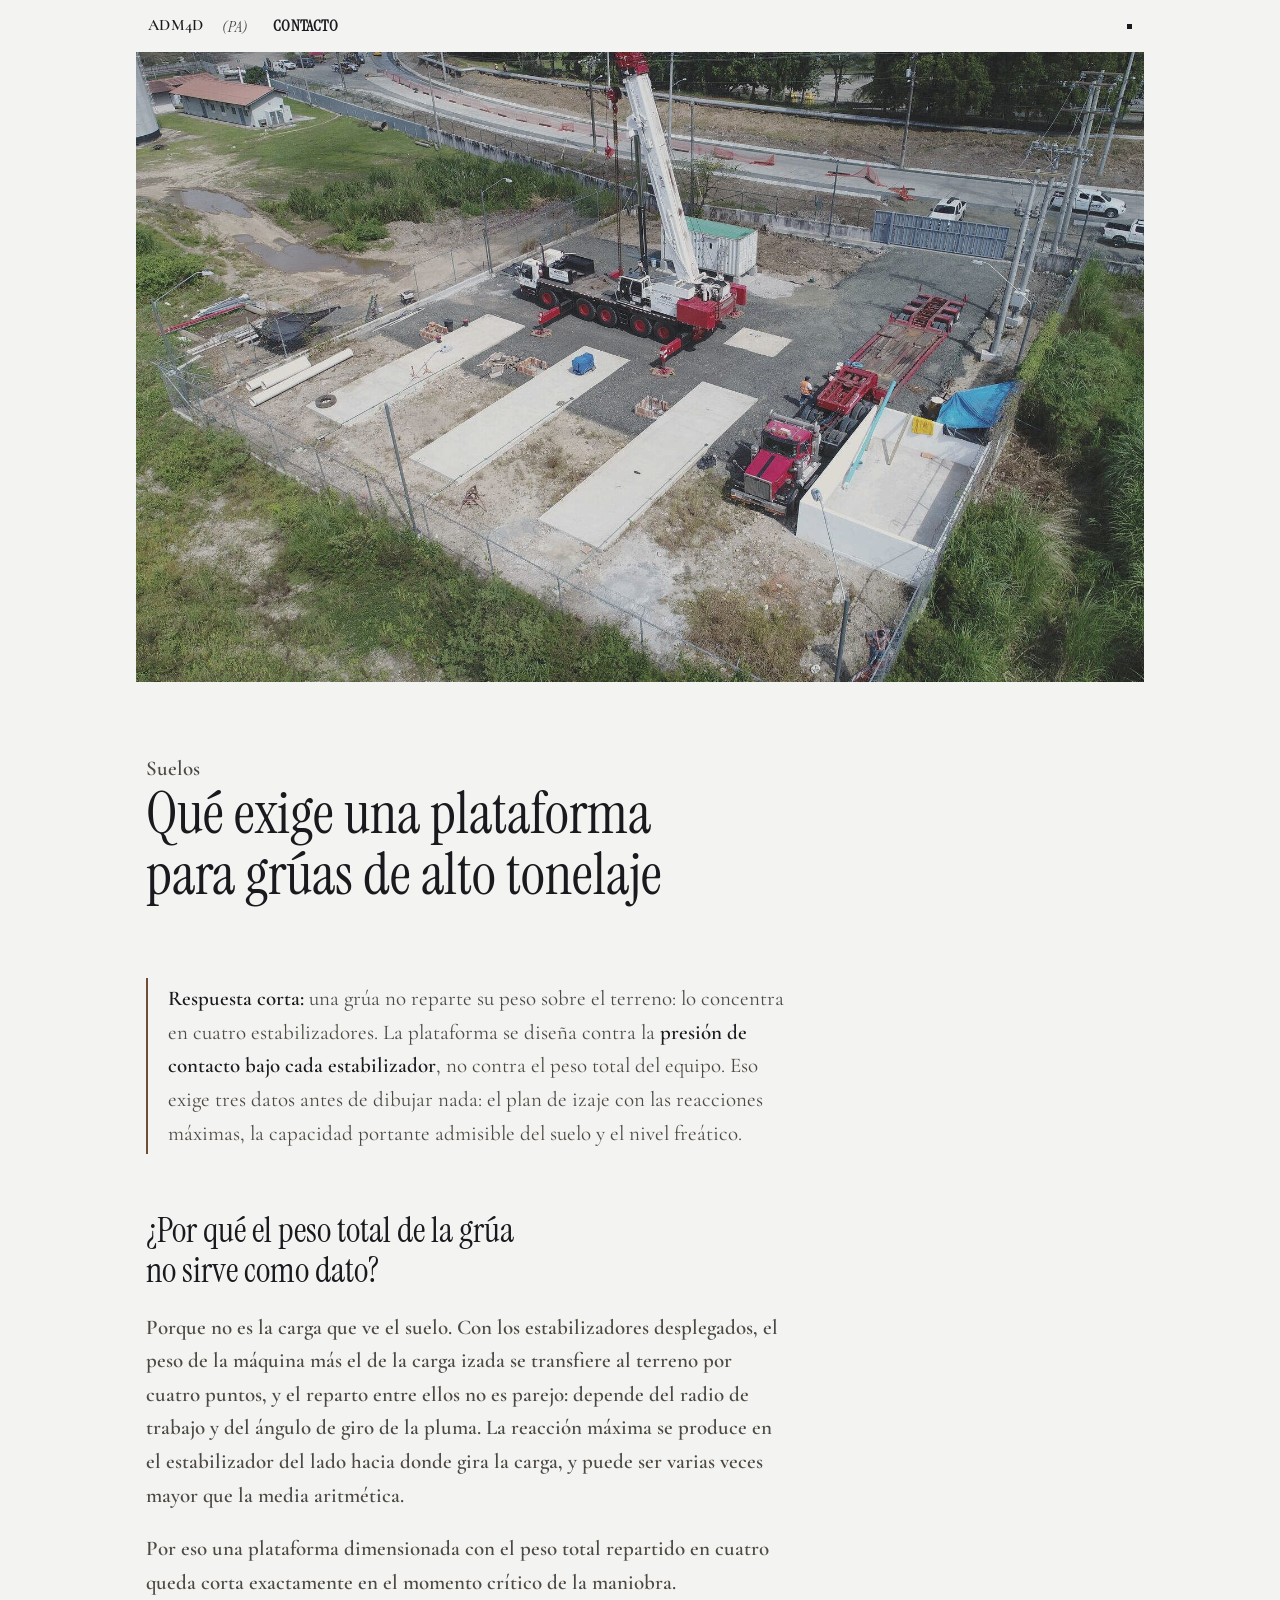
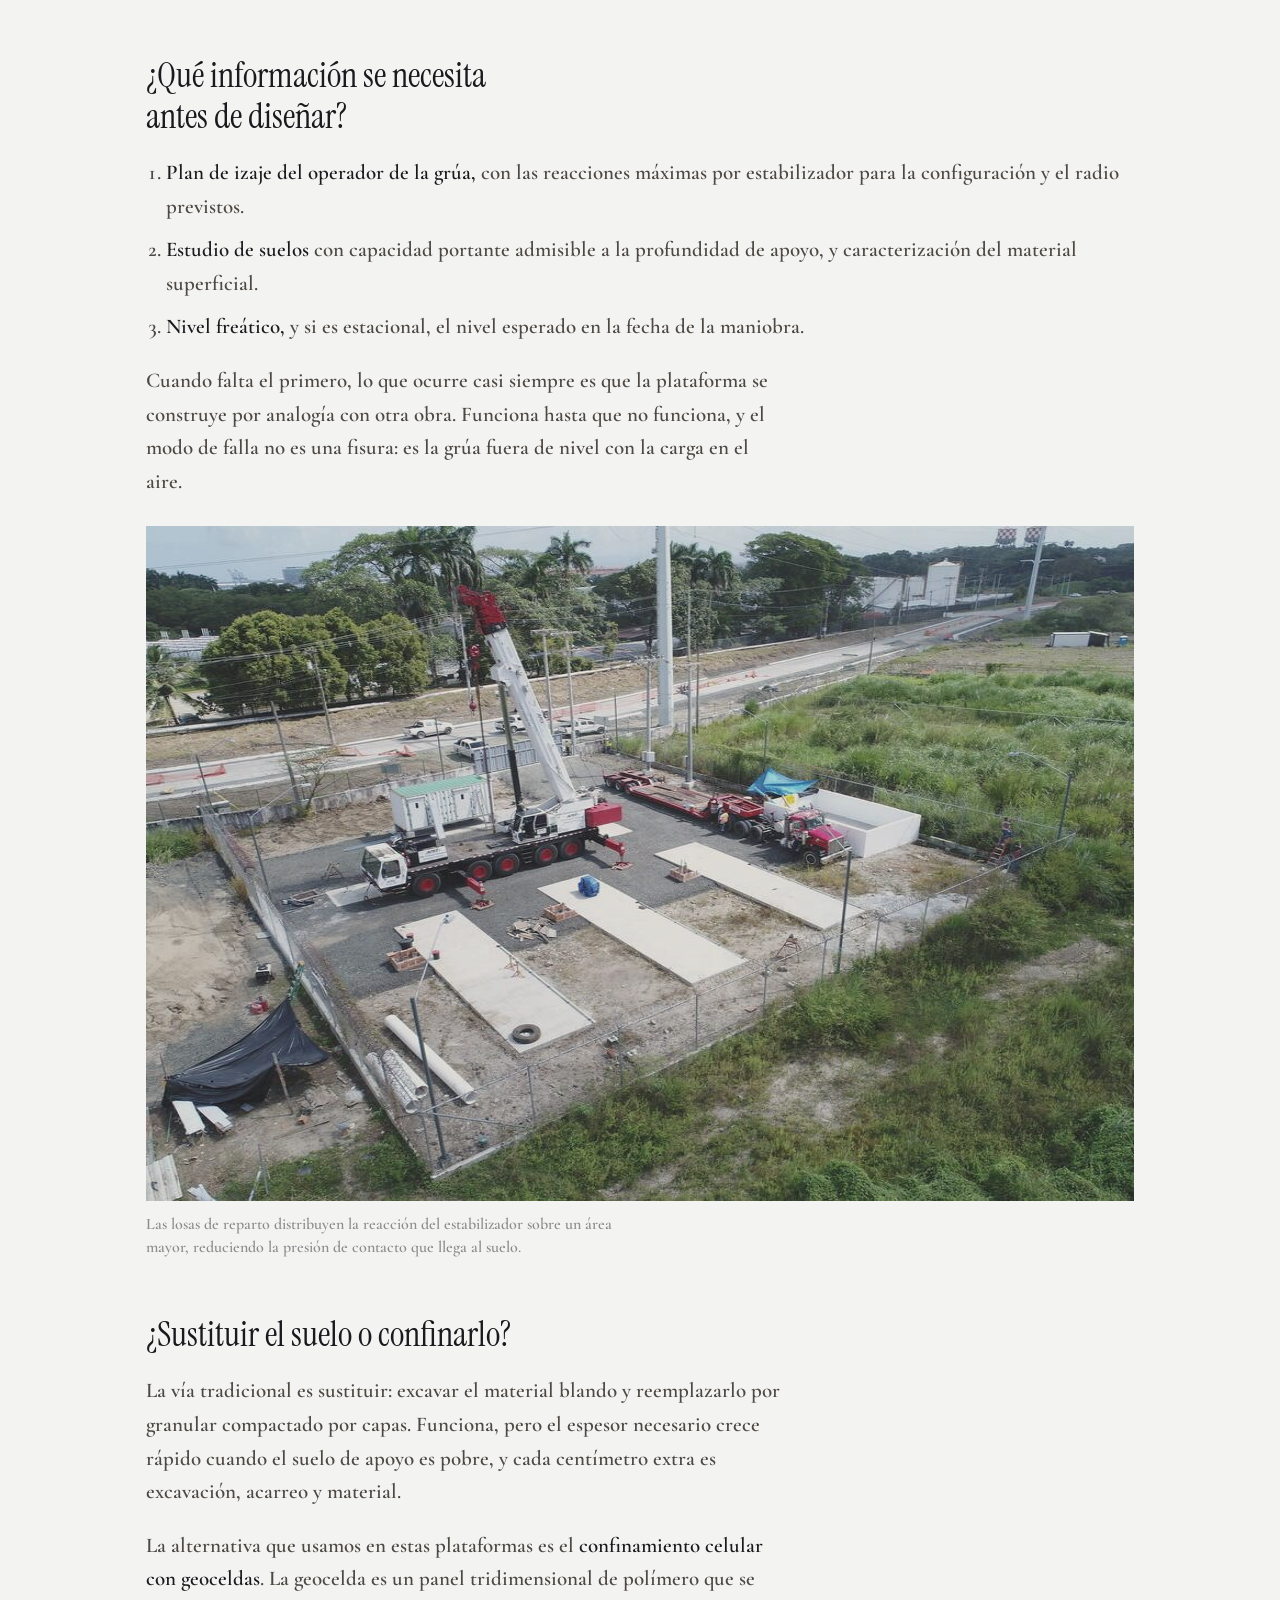
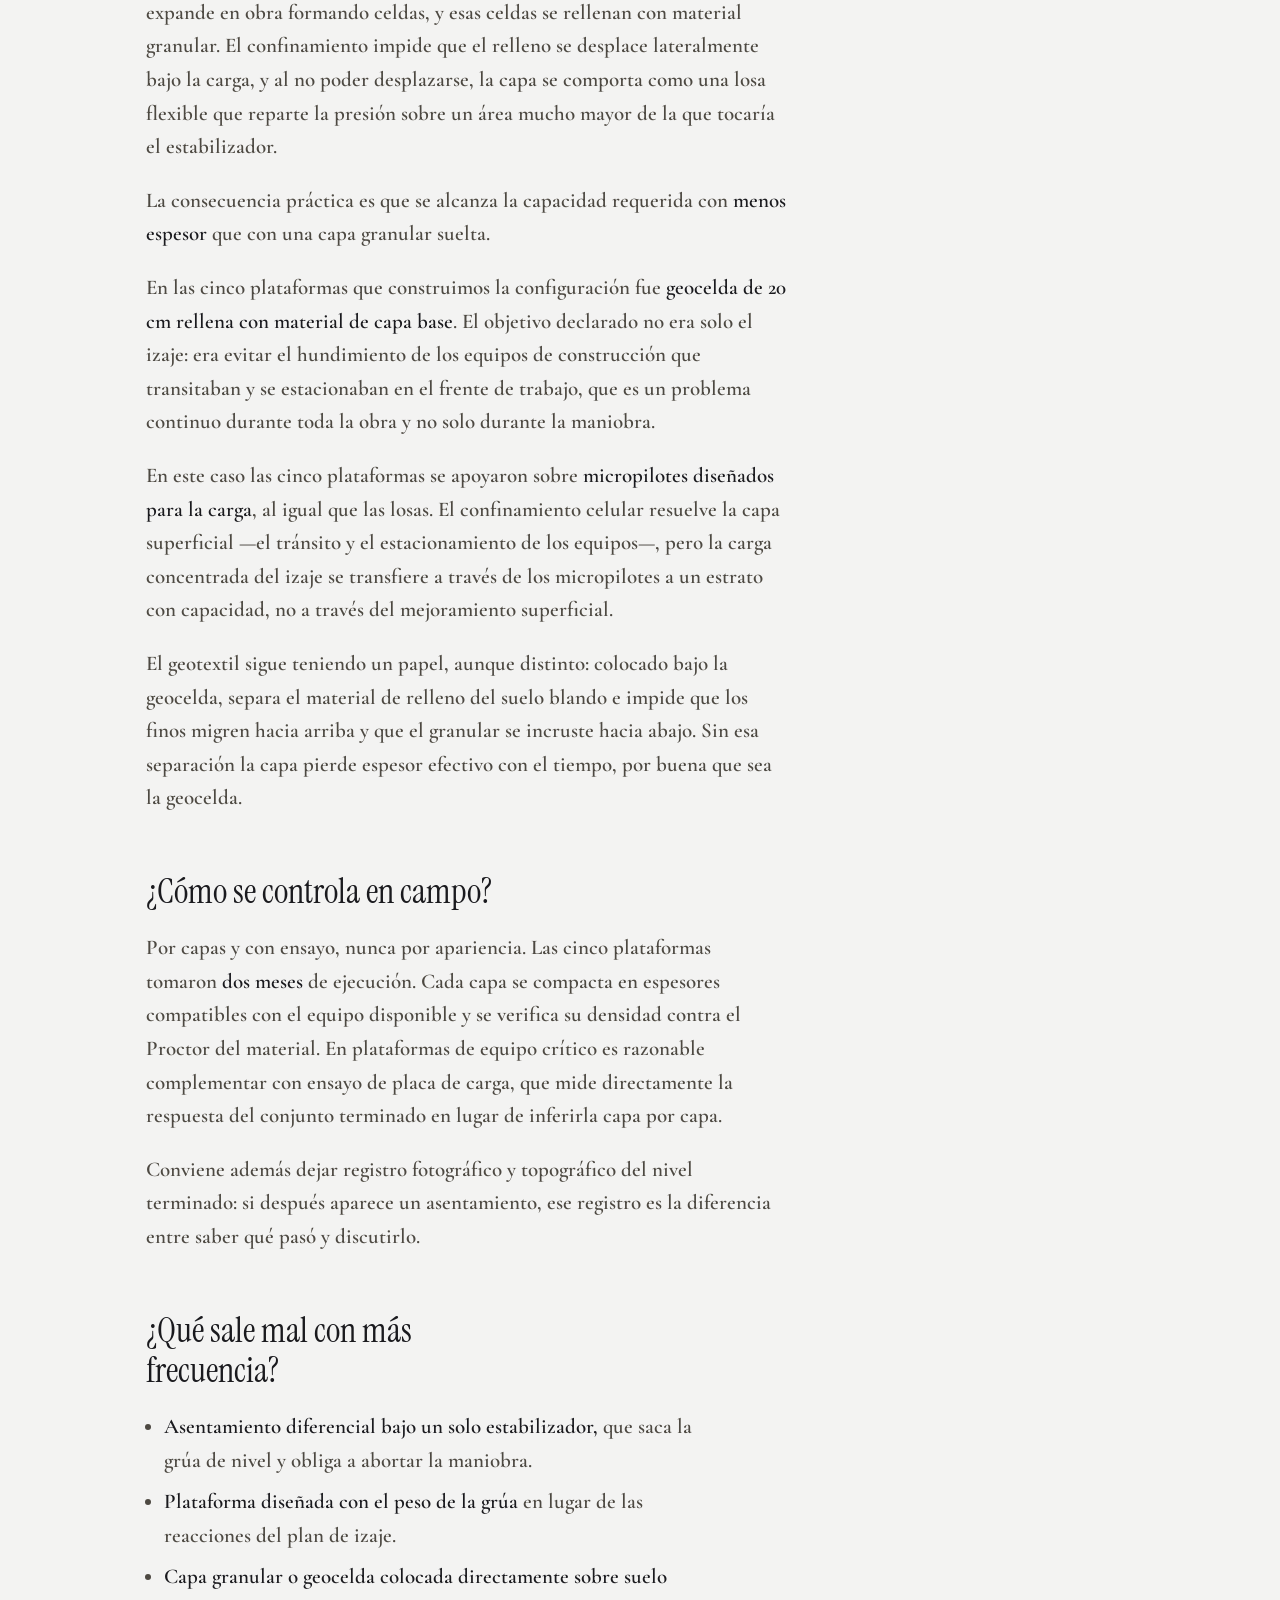
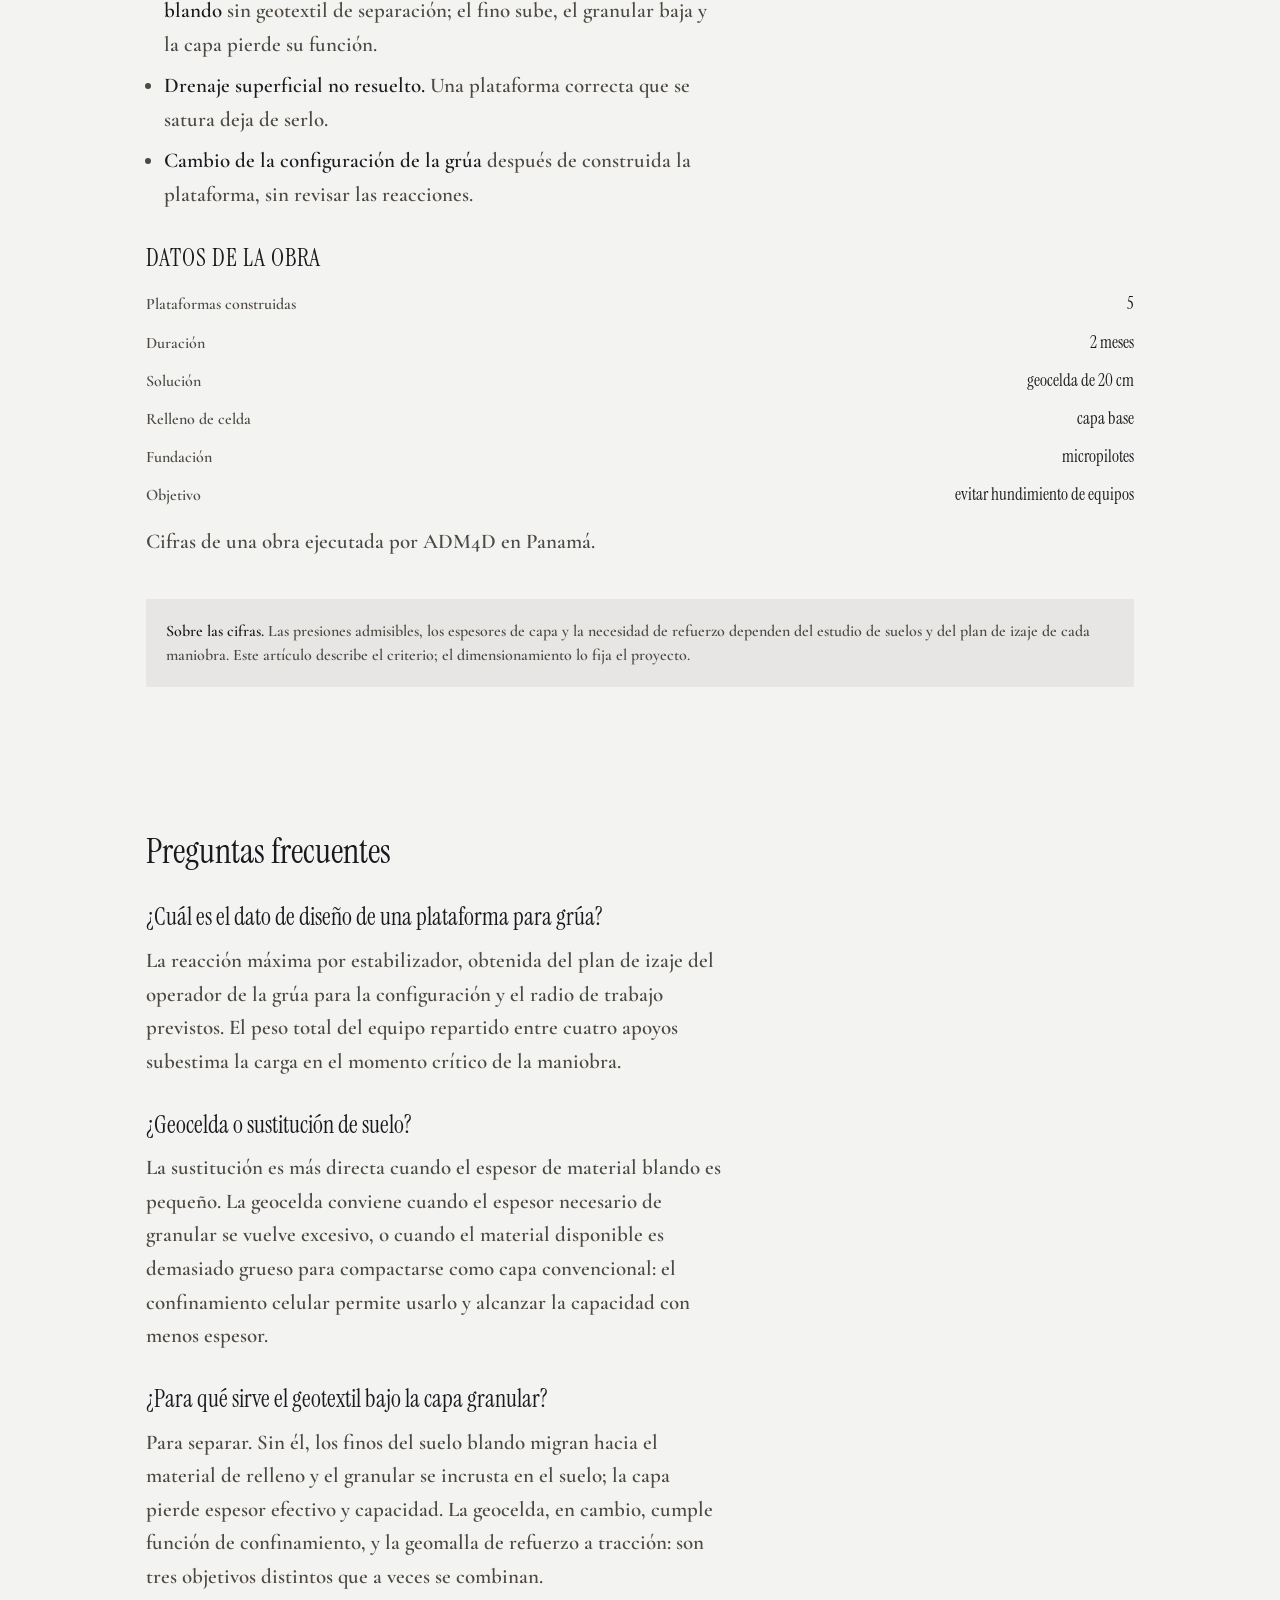
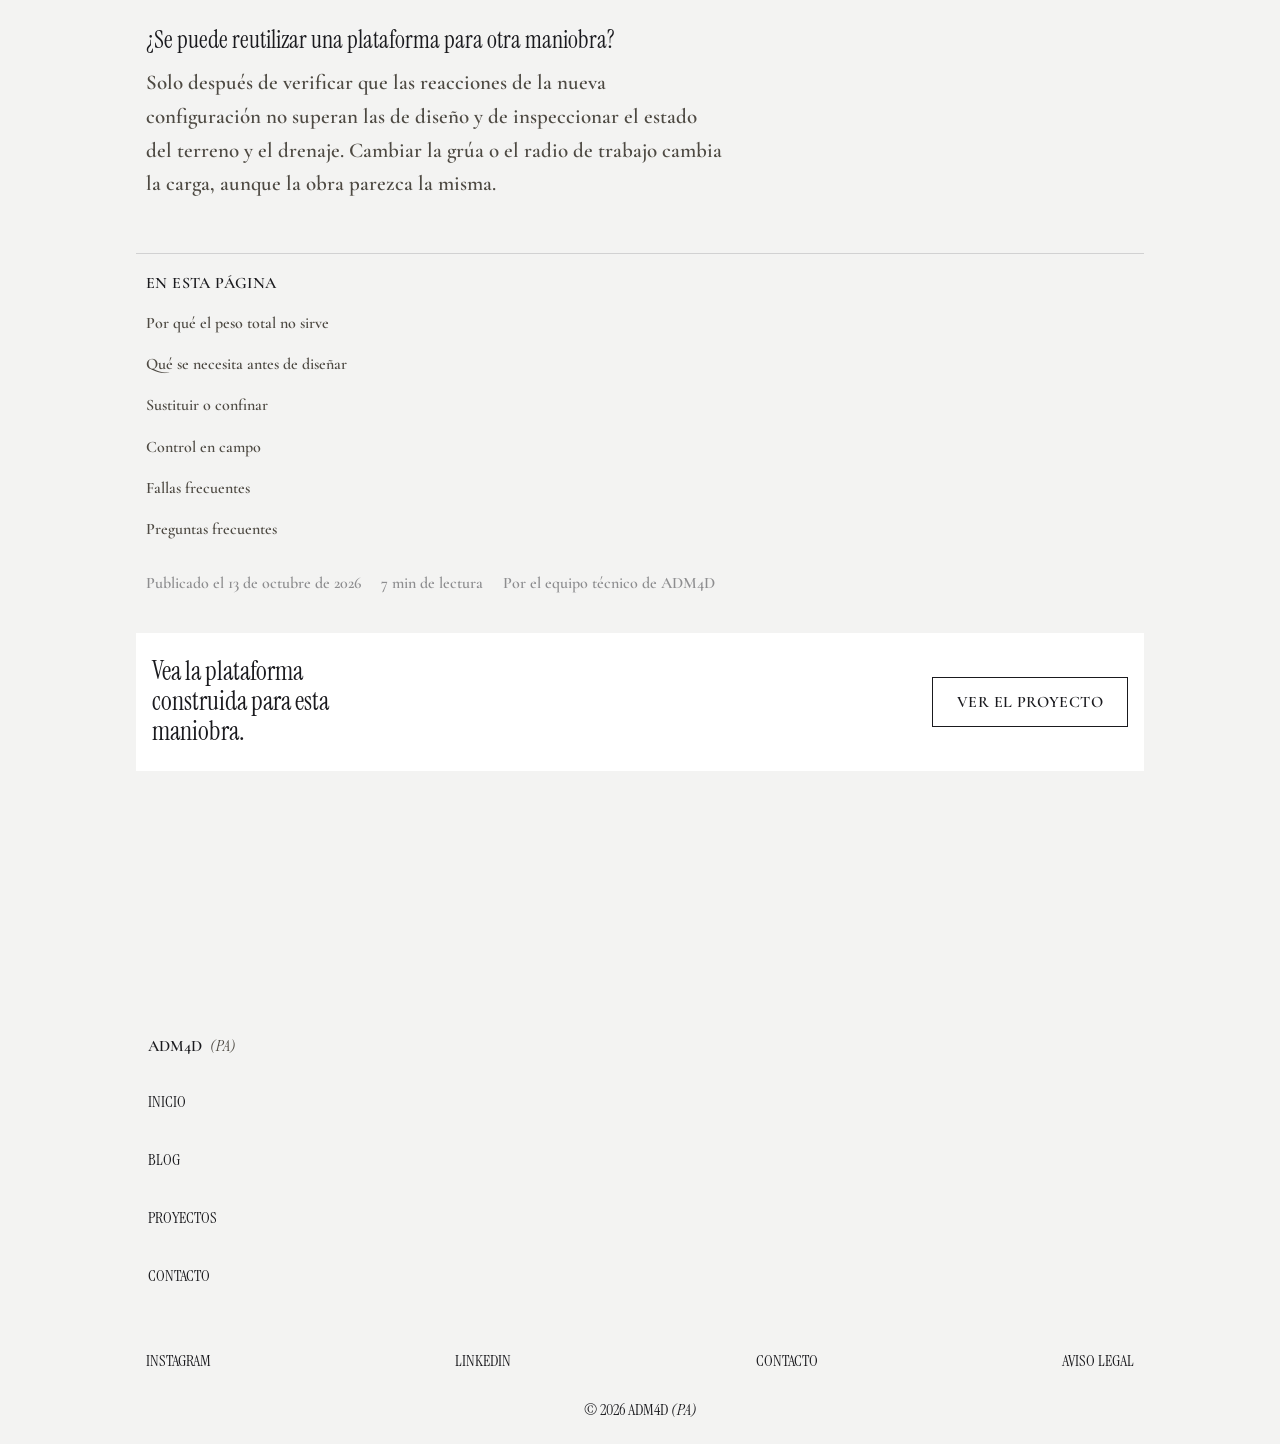
<file: blog/plataforma-para-gruas-alto-tonelaje/index.html>
<!DOCTYPE html>
<html lang="es" data-theme="light">
<head>
<meta charset="utf-8">
<meta name="color-scheme" content="light only">
<meta name="viewport" content="width=device-width, initial-scale=1">
<title>Qué exige una plataforma para grúas de alto tonelaje — ADM4D</title>
<meta name="description" content="Por qué el peso de la grúa no es el dato de diseño, cómo se obtienen las reacciones por estabilizador y cuándo conviene mejorar el suelo o sustituirlo.">
<link rel="canonical" href="https://www.adm4d.pro/blog/plataforma-para-gruas-alto-tonelaje/">
<meta property="og:title" content="Qué exige una plataforma para grúas de alto tonelaje">
<meta property="og:description" content="Por qué el peso de la grúa no es el dato de diseño, cómo se obtienen las reacciones por estabilizador y cuándo conviene mejorar el suelo o sustituirlo.">
<meta property="og:type" content="article">
<meta property="og:url" content="https://www.adm4d.pro/blog/plataforma-para-gruas-alto-tonelaje/">
<meta property="og:image" content="https://www.adm4d.pro/assets/img/proyectos/estabilizacion-1.jpg">
<meta property="article:published_time" content="2026-10-13">
<meta name="robots" content="index,follow">
<link rel="icon" href="../../assets/img/favicon.svg" type="image/svg+xml">
<link rel="preconnect" href="https://fonts.googleapis.com">
<link rel="preconnect" href="https://fonts.gstatic.com" crossorigin>
<link href="https://fonts.googleapis.com/css2?family=Cormorant+Garamond:wght@400;500;600&family=Instrument+Serif:ital@0;1&display=swap" rel="stylesheet">
<link rel="stylesheet" href="../../assets/css/style.css">
<link rel="stylesheet" href="../../assets/css/blog.css">
<script type="application/ld+json">{"@context": "https://schema.org", "@type": "TechArticle", "headline": "Qué exige una plataforma para grúas de alto tonelaje", "description": "Por qué el peso de la grúa no es el dato de diseño, cómo se obtienen las reacciones por estabilizador y cuándo conviene mejorar el suelo o sustituirlo.", "image": "https://www.adm4d.pro/assets/img/proyectos/estabilizacion-1.jpg", "datePublished": "2026-10-13", "dateModified": "2026-10-13", "inLanguage": "es-PA", "proficiencyLevel": "Expert", "about": "Diseño y construcción de plataformas de apoyo para grúas móviles de alto tonelaje", "author": {"@type": "Organization", "name": "ADM4D"}, "publisher": {"@type": "Organization", "name": "ADM4D", "url": "https://www.adm4d.pro/"}, "mainEntityOfPage": {"@type": "WebPage", "@id": "https://www.adm4d.pro/blog/plataforma-para-gruas-alto-tonelaje/"}}</script>
<script type="application/ld+json">{"@context": "https://schema.org", "@type": "FAQPage", "mainEntity": [{"@type": "Question", "name": "¿Cuál es el dato de diseño de una plataforma para grúa?", "acceptedAnswer": {"@type": "Answer", "text": "La reacción máxima por estabilizador, obtenida del plan de izaje del operador de la grúa para la configuración y el radio de trabajo previstos. El peso total del equipo repartido entre cuatro apoyos subestima la carga en el momento crítico de la maniobra."}}, {"@type": "Question", "name": "¿Geocelda o sustitución de suelo?", "acceptedAnswer": {"@type": "Answer", "text": "La sustitución es más directa cuando el espesor de material blando es pequeño. La geocelda conviene cuando el espesor necesario de granular se vuelve excesivo, o cuando el material disponible es demasiado grueso para compactarse como capa convencional: el confinamiento celular permite usarlo y alcanzar la capacidad con menos espesor."}}, {"@type": "Question", "name": "¿Para qué sirve el geotextil bajo la capa granular?", "acceptedAnswer": {"@type": "Answer", "text": "Para separar. Sin él, los finos del suelo blando migran hacia el material de relleno y el granular se incrusta en el suelo; la capa pierde espesor efectivo y capacidad. La geocelda, en cambio, cumple función de confinamiento, y la geomalla de refuerzo a tracción: son tres objetivos distintos que a veces se combinan."}}, {"@type": "Question", "name": "¿Se puede reutilizar una plataforma para otra maniobra?", "acceptedAnswer": {"@type": "Answer", "text": "Solo después de verificar que las reacciones de la nueva configuración no superan las de diseño y de inspeccionar el estado del terreno y el drenaje. Cambiar la grúa o el radio de trabajo cambia la carga, aunque la obra parezca la misma."}}]}</script>
</head>
<body>
<div class="page">
  <nav class="grid nav bnav" aria-label="Principal">
    <div class="brand">ADM4D<em>(PA)</em></div>
    <a href="../">Blog</a>
    <a href="../../proyectos/">Proyectos</a>
    <a href="../../#futuro">Futuro</a>
    <a class="back last" href="../../#contacto">Contacto</a>
  </nav>

  <article class="art">
    <div class="grid">
      <div class="hero" style="background-image:url('../../assets/img/proyectos/estabilizacion-1.jpg')"></div>
    </div>

    <header class="bhead grid">
      <p class="label">Suelos</p>
      <h1>Qué exige una plataforma para grúas de alto tonelaje</h1>
    </header>

    <div class="grid">
      <div class="body">
        <p class="answer"><strong>Respuesta corta:</strong> una grúa no reparte su peso sobre el terreno: lo concentra en cuatro estabilizadores. La plataforma se diseña contra la <strong>presión de contacto bajo cada estabilizador</strong>, no contra el peso total del equipo. Eso exige tres datos antes de dibujar nada: el plan de izaje con las reacciones máximas, la capacidad portante admisible del suelo y el nivel freático.</p>
        <h2 id="peso">¿Por qué el peso total de la grúa no sirve como dato?</h2>
        <p>Porque no es la carga que ve el suelo. Con los estabilizadores desplegados, el peso de la máquina más el de la carga izada se transfiere al terreno por cuatro puntos, y el reparto entre ellos no es parejo: depende del radio de trabajo y del ángulo de giro de la pluma. La reacción máxima se produce en el estabilizador del lado hacia donde gira la carga, y puede ser varias veces mayor que la media aritmética.</p>
        <p>Por eso una plataforma dimensionada con el peso total repartido en cuatro queda corta exactamente en el momento crítico de la maniobra.</p>

        <h2 id="datos">¿Qué información se necesita antes de diseñar?</h2>
        <ol>
          <li><strong>Plan de izaje del operador de la grúa,</strong> con las reacciones máximas por estabilizador para la configuración y el radio previstos.</li>
          <li><strong>Estudio de suelos</strong> con capacidad portante admisible a la profundidad de apoyo, y caracterización del material superficial.</li>
          <li><strong>Nivel freático,</strong> y si es estacional, el nivel esperado en la fecha de la maniobra.</li>
        </ol>
        <p>Cuando falta el primero, lo que ocurre casi siempre es que la plataforma se construye por analogía con otra obra. Funciona hasta que no funciona, y el modo de falla no es una fisura: es la grúa fuera de nivel con la carga en el aire.</p>
        <figure>
          <img src="../../assets/img/proyectos/estabilizacion-2.jpg" alt="Vista aérea de grúa de alto tonelaje apoyada sobre losas de concreto en una plataforma preparada" loading="lazy" decoding="async" width="900" height="675">
          <figcaption>Las losas de reparto distribuyen la reacción del estabilizador sobre un área mayor, reduciendo la presión de contacto que llega al suelo.</figcaption>
        </figure>

        <h2 id="mejorar">¿Sustituir el suelo o confinarlo?</h2>
        <p>La vía tradicional es sustituir: excavar el material blando y reemplazarlo por granular compactado por capas. Funciona, pero el espesor necesario crece rápido cuando el suelo de apoyo es pobre, y cada centímetro extra es excavación, acarreo y material.</p>
        <p>La alternativa que usamos en estas plataformas es el <strong>confinamiento celular con geoceldas</strong>. La geocelda es un panel tridimensional de polímero que se expande en obra formando celdas, y esas celdas se rellenan con material granular. El confinamiento impide que el relleno se desplace lateralmente bajo la carga, y al no poder desplazarse, la capa se comporta como una losa flexible que reparte la presión sobre un área mucho mayor de la que tocaría el estabilizador.</p>
        <p>La consecuencia práctica es que se alcanza la capacidad requerida con <strong>menos espesor</strong> que con una capa granular suelta.</p>
        <p>En las cinco plataformas que construimos la configuración fue <strong>geocelda de 20 cm rellena con material de capa base</strong>. El objetivo declarado no era solo el izaje: era evitar el hundimiento de los equipos de construcción que transitaban y se estacionaban en el frente de trabajo, que es un problema continuo durante toda la obra y no solo durante la maniobra.</p>
        <p>En este caso las cinco plataformas se apoyaron sobre <strong>micropilotes diseñados para la carga</strong>, al igual que las losas. El confinamiento celular resuelve la capa superficial —el tránsito y el estacionamiento de los equipos—, pero la carga concentrada del izaje se transfiere a través de los micropilotes a un estrato con capacidad, no a través del mejoramiento superficial.</p>
        <p>El geotextil sigue teniendo un papel, aunque distinto: colocado bajo la geocelda, separa el material de relleno del suelo blando e impide que los finos migren hacia arriba y que el granular se incruste hacia abajo. Sin esa separación la capa pierde espesor efectivo con el tiempo, por buena que sea la geocelda.</p>

        <h2 id="control">¿Cómo se controla en campo?</h2>
        <p>Por capas y con ensayo, nunca por apariencia. Las cinco plataformas tomaron <strong>dos meses</strong> de ejecución. Cada capa se compacta en espesores compatibles con el equipo disponible y se verifica su densidad contra el Proctor del material. En plataformas de equipo crítico es razonable complementar con ensayo de placa de carga, que mide directamente la respuesta del conjunto terminado en lugar de inferirla capa por capa.</p>
        <p>Conviene además dejar registro fotográfico y topográfico del nivel terminado: si después aparece un asentamiento, ese registro es la diferencia entre saber qué pasó y discutirlo.</p>

        <h2 id="fallas">¿Qué sale mal con más frecuencia?</h2>
        <ul>
          <li><strong>Asentamiento diferencial bajo un solo estabilizador,</strong> que saca la grúa de nivel y obliga a abortar la maniobra.</li>
          <li><strong>Plataforma diseñada con el peso de la grúa</strong> en lugar de las reacciones del plan de izaje.</li>
          <li><strong>Capa granular o geocelda colocada directamente sobre suelo blando</strong> sin geotextil de separación; el fino sube, el granular baja y la capa pierde su función.</li>
          <li><strong>Drenaje superficial no resuelto.</strong> Una plataforma correcta que se satura deja de serlo.</li>
          <li><strong>Cambio de la configuración de la grúa</strong> después de construida la plataforma, sin revisar las reacciones.</li>
        </ul>

        <div class="datos"><h3>Datos de la obra</h3><dl><div><dt>Plataformas construidas</dt><dd>5</dd></div><div><dt>Duración</dt><dd>2 meses</dd></div><div><dt>Solución</dt><dd>geocelda de 20 cm</dd></div><div><dt>Relleno de celda</dt><dd>capa base</dd></div><div><dt>Fundación</dt><dd>micropilotes</dd></div><div><dt>Objetivo</dt><dd>evitar hundimiento de equipos</dd></div></dl><p class="pie">Cifras de una obra ejecutada por ADM4D en Panamá.</p></div>
        <div class="aviso"><b>Sobre las cifras.</b> Las presiones admisibles, los espesores de capa y la necesidad de refuerzo dependen del estudio de suelos y del plan de izaje de cada maniobra. Este artículo describe el criterio; el dimensionamiento lo fija el proyecto.</div>

        <div class="faq">
          <h2 id="faq">Preguntas frecuentes</h2>
          <h3>¿Cuál es el dato de diseño de una plataforma para grúa?</h3>
          <p>La reacción máxima por estabilizador, obtenida del plan de izaje del operador de la grúa para la configuración y el radio de trabajo previstos. El peso total del equipo repartido entre cuatro apoyos subestima la carga en el momento crítico de la maniobra.</p>
          <h3>¿Geocelda o sustitución de suelo?</h3>
          <p>La sustitución es más directa cuando el espesor de material blando es pequeño. La geocelda conviene cuando el espesor necesario de granular se vuelve excesivo, o cuando el material disponible es demasiado grueso para compactarse como capa convencional: el confinamiento celular permite usarlo y alcanzar la capacidad con menos espesor.</p>
          <h3>¿Para qué sirve el geotextil bajo la capa granular?</h3>
          <p>Para separar. Sin él, los finos del suelo blando migran hacia el material de relleno y el granular se incrusta en el suelo; la capa pierde espesor efectivo y capacidad. La geocelda, en cambio, cumple función de confinamiento, y la geomalla de refuerzo a tracción: son tres objetivos distintos que a veces se combinan.</p>
          <h3>¿Se puede reutilizar una plataforma para otra maniobra?</h3>
          <p>Solo después de verificar que las reacciones de la nueva configuración no superan las de diseño y de inspeccionar el estado del terreno y el drenaje. Cambiar la grúa o el radio de trabajo cambia la carga, aunque la obra parezca la misma.</p>
          </div>
      </div>

      <aside class="side">
        <b>En esta página</b>
        <ol><li><a href="#peso">Por qué el peso total no sirve</a></li><li><a href="#datos">Qué se necesita antes de diseñar</a></li><li><a href="#mejorar">Sustituir o confinar</a></li><li><a href="#control">Control en campo</a></li><li><a href="#fallas">Fallas frecuentes</a></li><li><a href="#faq">Preguntas frecuentes</a></li></ol>
      </aside>

      <p class="artmeta"><span>Publicado el 13 de octubre de 2026</span><span>7 min de lectura</span><span>Por el equipo técnico de ADM4D</span></p>

      <div class="cta-box">
        <p>Vea la plataforma construida para esta maniobra.</p>
        <a href="../../proyectos/#estabilizacion">Ver el proyecto</a>
      </div>
    </div>
  </article>

  <footer class="grid">
    <p class="brand">ADM4D<em>(PA)</em></p>
    <ul class="links"><li><a href="../../">Inicio</a></li><li><a href="../">Blog</a></li><li><a href="../../proyectos/">Proyectos</a></li><li><a href="../../#contacto">Contacto</a></li></ul>
    <div class="meta"><a href="#">Instagram</a><a href="#">LinkedIn</a><a href="../../#contacto">Contacto</a><a href="#">Aviso legal</a></div>
    <p class="copy">© 2026 ADM4D <em>(PA)</em></p>
  </footer>
</div>
</body>
</html>
</file>
<file: assets/css/style.css>
:root{
  --ink:#1a1a1e;--graphite:#4d4942;--mist:#8d8d8f;--stone:#c1c2bd;--ash:#d1d1d2;--linen:#e7e6e4;--canvas:#f3f3f2;--paper:#ffffff;
  --accent:#6f4e37;--slate:#4a626f;
  --sans:'Cormorant Garamond','EB Garamond',Georgia,serif;--serif:'Instrument Serif','Cormorant Garamond',Georgia,serif;
  --t15:15px;--t16:16px;--t18:18px;--t32:32px;--t52:52px;--t74:74px;
  --cols:5;--rail:1px solid var(--ash);--gap:96px;
}
@media (prefers-color-scheme:dark){:root:not([data-theme="light"]){--ink:#f3f3f2;--graphite:#c9c6c0;--stone:#4a4a4c;--ash:#3a3a3d;--linen:#26262a;--canvas:#1a1a1e;--paper:#222226}}
:root[data-theme="dark"]{--ink:#f3f3f2;--graphite:#c9c6c0;--stone:#4a4a4c;--ash:#3a3a3d;--linen:#26262a;--canvas:#1a1a1e;--paper:#222226}
*{box-sizing:border-box;margin:0;padding:0}
html{scroll-behavior:smooth}
body{background:var(--canvas);color:var(--ink);font:600 var(--t16)/1.2 var(--sans)}
img,svg{display:block;max-width:100%}
a{color:inherit;text-decoration:none}
a:focus-visible,button:focus-visible{outline:2px solid var(--ink);outline-offset:2px}

/* ---- page-wide 5-column rails ---- */
.page{position:relative;padding:0 8px}
.rails{position:absolute;inset:0 8px;display:grid;grid-template-columns:repeat(var(--cols),1fr);pointer-events:none;z-index:0}
.rails i{border-left:var(--rail)}
.rails i:last-child{border-right:var(--rail)}
.grid{display:grid;grid-template-columns:repeat(var(--cols),1fr);position:relative;z-index:1}

/* ---- nav (Anuc: one item per column, small square at column end) ---- */
.nav{border-bottom:var(--rail);height:40px;align-items:center}
.nav>*{height:100%;display:flex;align-items:center;justify-content:space-between;padding:0 12px;font-size:var(--t15)}
.nav .brand{font-weight:600;letter-spacing:.3px}
.nav .brand em{font:italic var(--t15) var(--serif);margin-left:8px;color:var(--graphite)}
.nav a{text-transform:uppercase;letter-spacing:.4px;font-family:var(--serif);font-size:var(--t16);width:100%;justify-content:space-between}
.nav a::after{content:"";width:5px;height:5px;background:var(--ink)}
.nav a:hover{text-decoration:underline;text-underline-offset:4px}
.sticky{position:sticky;top:0;z-index:20;background:var(--canvas);display:none;border-bottom:var(--rail)}
.sticky.on{display:grid}

/* ---- hero: shape row + photo row ---- */
.hero{background:var(--canvas)}
.shapes{gap:2px;background:var(--canvas)}
.shapes .cell{background:var(--canvas);aspect-ratio:1/1;padding:0}
.shapes .cell svg{width:100%;height:100%;fill:var(--ink)}
.shapes .cell svg.dots{fill:var(--accent)}
.photos{gap:2px;background:var(--canvas)}
.photos .cell{position:relative;height:calc(100svh - 40px - (100vw - 16px - 8px)/5);min-height:420px;max-height:620px;overflow:hidden;background:var(--linen)}
.photos .cell div.img{position:absolute;inset:0;background-size:cover;background-position:center;filter:contrast(.88) saturate(.75) sepia(.08) brightness(.92)}
.sr{position:absolute;width:1px;height:1px;overflow:hidden;clip:rect(0 0 0 0);white-space:nowrap}
.photos .cell h1:not(.sr){position:absolute;left:20px;top:44px;right:12px;font:400 var(--t52)/1 var(--serif);color:var(--paper)}
.photos .cell .cta{position:absolute;left:12px;right:12px;bottom:12px;background:var(--linen);color:var(--ink);display:flex;justify-content:space-between;align-items:center;padding:18px 20px;font:600 var(--t15)/1.25 var(--sans);text-transform:uppercase;letter-spacing:.4px;transition:background .3s}
.photos .cell .cta:hover{background:var(--stone)}
.photos .cell .cta span{width:20px;height:20px;border-radius:9999px;background:var(--paper);display:grid;place-items:center;font-size:12px}
@media (max-width:900px){
  :root{--cols:2}
  .nav>*{display:none}.nav .brand,.nav .last{display:flex}
  .shapes .cell{aspect-ratio:1/1}.shapes .cell:nth-child(n+5){display:none}
  .photos .cell{height:60vw;min-height:280px}.photos .cell:nth-child(n+3){display:none}
  .sr{position:absolute;width:1px;height:1px;overflow:hidden;clip:rect(0 0 0 0);white-space:nowrap}
.photos .cell h1:not(.sr){font-size:var(--t32)}
}

/* ---- statement stub for scroll/sticky check ---- */
/* ---- piece 2: statement + services ---- */
.section{padding:var(--gap) 0}
.section .label{font-size:var(--t15);text-transform:uppercase;letter-spacing:.4px;padding:0 12px;margin-bottom:var(--gap)}
.section h2{font:400 var(--t52)/1.05 var(--serif);padding:0 12px;max-width:22ch}
.services{margin-top:var(--gap)}
.svc{padding:0 12px;font-size:var(--t15);line-height:1.35}
.svc .n{color:var(--mist);margin-bottom:56px}
.svc .t{text-transform:uppercase;letter-spacing:.3px;min-height:44px;margin-bottom:40px;max-width:24ch}
.svc .img{width:78%;aspect-ratio:1/1;background-size:cover;background-position:center;filter:contrast(.88) saturate(.75) sepia(.08) brightness(.95);margin-bottom:40px}
.svc:nth-child(odd) .img{aspect-ratio:1/1}.svc:nth-child(even) .img{aspect-ratio:4/5;width:70%}
.svc p{color:var(--graphite);max-width:26ch}
.more{grid-column:2/3;padding:0 12px;margin-top:var(--gap);font-size:var(--t15);text-transform:uppercase;letter-spacing:.4px;display:flex;align-items:center;gap:8px}
.more{white-space:nowrap}
.more span{width:16px;height:16px;border-radius:9999px;background:var(--linen);display:grid;place-items:center;font-size:10px}
@media (max-width:900px){.section h2{grid-column:1/-1}.services>*{grid-column:span 1}.svc .img{width:100%}}

/* ---- piece 3: projects + values band ---- */
.proj{padding:0 12px;margin-bottom:64px}
.proj .img{aspect-ratio:1/1;background-size:cover;background-position:center;filter:contrast(.88) saturate(.75) sepia(.08) brightness(.95);margin-bottom:20px}
.proj .cap{display:block;font:400 var(--t15)/1.3 var(--serif);text-transform:uppercase;letter-spacing:.2px}
.proj .cap .y{display:block;color:var(--mist);font-family:var(--sans);font-size:13px;letter-spacing:.6px;margin-bottom:8px}
.band{position:relative;min-height:640px;background:var(--linen);background-size:cover;background-position:center;filter:none}
.band .bg{position:absolute;inset:0;background-size:cover;background-position:center;filter:contrast(.85) saturate(.7) sepia(.1) brightness(.95)}
.band .grid{position:relative;z-index:1;min-height:640px}
.band .grid>i{border-left:1px solid rgba(255,255,255,.45)}
.band .grid>i:last-of-type{border-right:1px solid rgba(255,255,255,.45)}
.band .grid>i{grid-row:1}
.band .frame{grid-row:1}
.band .frame{grid-column:2/5;align-self:center;margin:64px 0;position:relative;aspect-ratio:1.55/1;border:1px solid rgba(255,255,255,.6);backdrop-filter:blur(14px);background:rgba(243,243,242,.18);display:grid;place-items:center;text-align:center;color:var(--paper)}
.band .frame::before{content:"";position:absolute;inset:6% 22%;border:1px solid rgba(255,255,255,.7);border-radius:9999px}
.band .frame small{display:block;font:600 var(--t15) var(--sans);text-transform:uppercase;letter-spacing:.4px;margin-bottom:24px}
.band .frame p{font:400 var(--t52)/1.35 var(--serif)}
.values{padding:0 0 var(--gap)}
.values .row{display:grid;grid-template-columns:repeat(var(--cols),1fr)}
.values .v{padding:24px 12px 40px;border-top:var(--rail)}
.values .v small{display:block;font-size:var(--t15);line-height:1.35;color:var(--graphite);max-width:20ch;margin-bottom:96px}
.values .v h3{font:400 var(--t32)/1.1 var(--serif);max-width:12ch}
.values .more{margin-top:48px}
@media (max-width:900px){.band .frame{grid-column:1/-1;margin:24px 12px}.band .frame p{font-size:var(--t32)}.values .v{grid-column:1/-1!important}}

/* ---- piece 4: future (editorial block) ---- */
.future .lead{grid-column:2/4;padding:0 12px;font-size:var(--t18);line-height:1.45;color:var(--graphite);max-width:40ch;margin-top:var(--gap)}
.future .facts{grid-column:4/6;padding:0 12px;margin-top:var(--gap);font-size:var(--t15);line-height:1.35;color:var(--graphite)}
.future .facts p+p{margin-top:24px;padding-top:24px;border-top:var(--rail)}
.future .facts b{display:block;font-weight:600;color:var(--ink);margin-bottom:6px}
.future .wide{grid-column:2/6;margin:var(--gap) 0 0;aspect-ratio:21/9;background-size:cover;background-position:center;filter:contrast(.88) saturate(.75) sepia(.08) brightness(.95);position:relative}
.future .wide::before,.future .wide::after{content:"";position:absolute;top:0;bottom:0;width:0;border-left:1px solid rgba(255,255,255,.45)}
.future .wide::before{left:25%}.future .wide::after{left:50%}
.future .wide i{position:absolute;top:0;bottom:0;left:75%;border-left:1px solid rgba(255,255,255,.45)}
@media (max-width:900px){.future .lead,.future .facts,.future .wide{grid-column:1/-1}}

/* ---- piece 5: about + calendar + footer ---- */
.about h2{grid-column:1/3}
.about .lead{grid-column:1/3;padding:0 12px;font-size:var(--t18);line-height:1.45;color:var(--graphite);max-width:34ch;margin-top:48px}
.about .photo{grid-column:1/2;margin:var(--gap) 12px 0;aspect-ratio:4/5;background-size:cover;background-position:center;filter:contrast(.88) saturate(.75) sepia(.08) brightness(.95)}
.card{grid-column:4/6;background:var(--paper);padding:24px;align-self:start;margin-top:var(--gap)}
.card .d{font-size:var(--t15);color:var(--mist);margin-bottom:12px}
.card h3{font:400 var(--t32)/1.1 var(--serif);margin-bottom:20px;max-width:16ch}
.cal{border-top:var(--rail)}
.cal .mh{display:flex;justify-content:space-between;align-items:center;padding:14px 0;font-size:var(--t15)}
.cal .mh b{font:400 var(--t18) var(--serif)}
.cal .mh button{background:none;border:1px solid var(--ash);width:24px;height:24px;cursor:pointer;color:var(--ink);font:400 12px var(--sans)}
.cal .dow,.cal .days{display:grid;grid-template-columns:repeat(7,1fr);text-align:center;font-size:var(--t15)}
.cal .dow span{color:var(--mist);padding:6px 0;font-size:13px;text-transform:uppercase;letter-spacing:.3px}
.cal .days button{background:none;border:0;padding:9px 0;font:500 var(--t15) var(--sans);color:var(--ink);cursor:pointer}
.cal .days button:disabled{color:var(--stone);cursor:default}
.cal .days button:hover:not(:disabled){background:var(--linen)}
.cal .days button.sel{background:var(--ink);color:var(--canvas)}
.slots{display:none;grid-template-columns:repeat(4,1fr);gap:8px;margin-top:16px}
.slots.on{display:grid}
.slots button{border:1px solid var(--ink);background:none;padding:10px 0;font:600 13px var(--sans);cursor:pointer;color:var(--ink)}
.slots button.sel,.slots button:hover{background:var(--ink);color:var(--canvas)}
.book{display:none;margin-top:16px;gap:8px;grid-template-columns:1fr 1fr}
.book.on{display:grid}
.book input{border:0;border-bottom:1px solid var(--ink);background:transparent;padding:10px 0;font:500 var(--t15) var(--sans);color:var(--ink);border-radius:0}
.book input:focus{outline:0;border-bottom-width:2px}
.book .go{grid-column:1/-1;margin-top:8px;background:var(--linen);border:0;padding:16px 20px;font:600 var(--t15) var(--sans);text-transform:uppercase;letter-spacing:.4px;display:flex;justify-content:space-between;align-items:center;cursor:pointer;color:var(--ink)}
.book .go:hover{background:var(--stone)}
.card .tag{display:inline-flex;align-items:center;gap:8px;background:var(--linen);padding:4px 8px;font-size:var(--t15);text-transform:uppercase;letter-spacing:.3px;margin-top:20px}
.card .tag::before{content:"";width:5px;height:5px;background:var(--accent)}
.card .note{font-size:13px;color:var(--mist);margin-top:12px;line-height:1.4}
footer{padding-top:var(--gap);margin-top:var(--gap)}
footer .brand{grid-column:2/3;padding:0 12px;font-size:var(--t15);font-weight:600}
footer .brand em{font:italic var(--t15) var(--serif);margin-left:8px;color:var(--graphite)}
footer .links{grid-column:3/4;padding:0 12px;list-style:none;font:400 var(--t15)/1 var(--serif);text-transform:uppercase}
footer .links li+li{margin-top:12px}
footer .links a:hover{text-decoration:underline;text-underline-offset:3px}
footer .mark{grid-column:2/5;margin-top:var(--gap);display:grid;grid-template-columns:repeat(3,1fr);gap:2px;background:var(--canvas)}
footer .mark div{aspect-ratio:1/1;background:var(--canvas)}
footer .mark svg{width:100%;height:100%;fill:var(--stone)}
footer .meta{grid-column:1/-1;margin-top:24px;display:grid;grid-template-columns:repeat(var(--cols),1fr);background:var(--canvas);position:relative;z-index:2}
footer .meta a{padding:10px 12px;font:400 var(--t15) var(--serif);text-transform:uppercase}
footer .meta a:nth-child(1),footer .meta a:nth-child(3){grid-column:2}
footer .meta a:nth-child(2),footer .meta a:nth-child(4){grid-column:3}
footer .copy{grid-column:1/-1;text-align:center;padding:24px 12px 12px;font:400 var(--t15) var(--serif);text-transform:uppercase;background:var(--canvas);position:relative;z-index:2}
footer .copy em{font-style:italic}
@media (max-width:900px){.about h2,.about .lead,.about .photo,.card,footer .brand,footer .links,footer .mark,footer .meta,footer .copy{grid-column:1/-1}footer .links{margin-top:24px}}


/* menú móvil: oculto por defecto (se muestra solo bajo 760px) */
.nav .menu{display:none}
.navmenu{display:none}

/* ================= MÓVIL ================= */
@media (max-width:760px){
  .nav .last{display:none}
  :root{--cols:2;--gap:56px;--t52:clamp(30px,7.6vw,40px);--t32:26px;--t18:17px}
  html,body{overflow-x:hidden}
  .page{padding:0 6px}
  .rails{inset:0 6px}

  /* Nav: marca + botón menú; el resto se despliega */
  .nav{display:flex;justify-content:space-between;height:52px;border-bottom:var(--rail)}
  .sticky:not(.on){display:none}
  .sticky.on{display:flex}
  .sticky .menu{display:block}
  .nav>*{padding:0 10px}
  .nav ul{display:none}
  .nav .cta{display:none}
  .nav .menu{display:block;background:none;border:0;font:600 var(--t15) var(--sans);text-transform:uppercase;letter-spacing:.4px;padding:0 10px}
  .navmenu{display:none;position:fixed;inset:52px 0 0;z-index:40;background:var(--canvas);padding:24px 16px;flex-direction:column;gap:4px}
  .navmenu.on{display:flex}
  .navmenu a{font:400 30px var(--serif);text-transform:uppercase;padding:14px 0;border-bottom:var(--rail)}
  body.locked{overflow:hidden}

  /* Hero: logo completo en 3+2, luego una foto grande */
  .shapes{grid-template-columns:repeat(6,1fr)}
  .shapes .cell,.shapes .cell:nth-child(n+5){aspect-ratio:1/1;display:block;grid-column:span 2}
  .shapes .cell:nth-child(4){grid-column:2/4}
  .shapes .cell:nth-child(5){grid-column:4/6}
  .photos{grid-template-columns:1fr}
  .photos .cell{height:62vh;min-height:360px;display:block}
  .photos .cell:nth-child(n+2){display:none}
  .photos .cell:nth-child(5){display:block;height:auto;min-height:0}
  .photos .cell:nth-child(5) .img{display:none}
  .photos .cell:nth-child(5) .cta{position:static;padding:20px 16px;font-size:16px}

  /* Secciones: una sola columna, respiración uniforme */
  .section{padding:var(--gap) 0}
  .section .label{margin-bottom:24px;padding:0 10px}
  .section h2,.section .lead{grid-column:1/-1!important;padding:0 10px;max-width:none}
  .grid>*{padding-left:10px;padding-right:10px}

  /* Servicios: apilados, foto ancha */
  .services{margin-top:40px}
  .services .svc{grid-column:1/-1!important;border-top:var(--rail);padding-top:24px;margin-top:24px}
  .svc .n{margin-bottom:8px}
  .svc .t{min-height:0;margin-bottom:20px}
  .svc .img,.svc:nth-child(odd) .img,.svc:nth-child(even) .img{width:100%;aspect-ratio:16/10;margin-bottom:20px}
  .svc p{max-width:none}
  .more{grid-column:1/-1!important;margin-top:40px}

  /* Proyectos: apilados con foto grande */
  .proj{grid-column:1/-1!important;margin-bottom:40px}
  .proj .img{aspect-ratio:4/3;margin-bottom:16px}
  .proj .cap{font-size:16px}

  /* Banda de valores */
  .band,.band .grid{min-height:0}
  .band .frame{grid-column:1/-1;margin:48px 10px;aspect-ratio:1/1.1}
  .band .frame::before{inset:8% 10%}
  .values .v{grid-column:1/-1!important;padding:20px 10px 32px}
  .values .v small{margin-bottom:24px;max-width:none}
  .values .v h3{max-width:none}

  /* Futuro */
  .future .lead,.future .facts{grid-column:1/-1!important;margin-top:32px}
  .future .facts{margin-top:40px}
  .future .wide{grid-column:1/-1!important;margin:40px 0 0;aspect-ratio:16/10}

  /* Nosotros + calendario */
  .about .lead{margin-top:24px}
  .card{grid-column:1/-1!important;margin:40px 0 0;padding:20px 16px}
  .card h3{margin-bottom:16px}
  .cal .days button{padding:12px 0;font-size:16px}
  .slots{grid-template-columns:repeat(2,1fr)}
  .slots button{padding:14px 0;font-size:15px}
  .book{grid-template-columns:1fr}
  .book input{padding:14px 0;font-size:16px}
  .book .go{padding:18px 16px}


  /* zonas táctiles mínimas 44px */
  .more{padding-top:14px;padding-bottom:14px;min-height:44px;align-items:center}
  .cal .mh button{width:44px;height:44px;font-size:18px}
  footer .links a{display:block;padding:14px 0}
  footer .links li+li{margin-top:0}
  footer .meta a{padding:14px 10px}
  .values .more{margin-top:32px}

  /* Footer */
  footer{padding-top:var(--gap)}
  footer .brand,footer .links,footer .mark,footer .meta,footer .copy{grid-column:1/-1!important}
  footer .links{margin-top:24px}
  footer .links li+li{margin-top:14px}
  footer .mark{margin-top:48px;grid-template-columns:repeat(3,1fr)}
  footer .meta{grid-template-columns:1fr 1fr;margin-top:32px}
  footer .copy{padding-bottom:24px}
}
@media (max-width:760px) and (orientation:landscape){
  .photos .cell{height:80vh}
}
/* toques: sin hover pegajoso */
@media (hover:none){
  .btn:hover::after,.cta:hover{background:inherit;transform:none}
  .proj:hover .img div{transform:none}
  .svc:hover .img{filter:grayscale(1)}
}

@media (prefers-reduced-motion:reduce){*{transition:none!important}}

/* ===== VISTA PRELIMINAR: sin líneas finas ===== */
.rails{display:none}
.nav{border-bottom:0}
.sticky{border-bottom:0;box-shadow:0 1px 0 rgba(26,26,30,.06)}
.band .grid>i{display:none}
.future .wide::before,.future .wide::after,.future .wide i{display:none}
.values .v{border-top:0;padding-top:0;margin-top:8px}
.future .facts p+p{border-top:0;padding-top:0;margin-top:32px}
.cal{border-top:0;margin-top:4px}
@media (max-width:760px){
  .services .svc{border-top:0;padding-top:0;margin-top:40px}
  .navmenu a{border-bottom:0;padding:10px 0}
}


/* ===== COLUMNA FIJA: layout móvil en todos los anchos ===== */

  .nav .last{display:none}
  :root{--cols:2;--gap:56px;--t52:clamp(30px,7.6vw,40px);--t32:26px;--t18:17px}
  html,body{overflow-x:hidden}
  .page{padding:0 6px}
  .rails{inset:0 6px}

  /* Nav: marca + botón menú; el resto se despliega */
  .nav{display:flex;justify-content:space-between;height:52px;border-bottom:var(--rail)}
  .sticky:not(.on){display:none}
  .sticky.on{display:flex}
  .sticky .menu{display:block}
  .nav>*{padding:0 10px}
  .nav ul{display:none}
  .nav .cta{display:none}
  .nav .menu{display:block;background:none;border:0;font:600 var(--t15) var(--sans);text-transform:uppercase;letter-spacing:.4px;padding:0 10px}
  .navmenu{display:none;position:fixed;inset:52px 0 0;z-index:40;background:var(--canvas);padding:24px 16px;flex-direction:column;gap:4px}
  .navmenu.on{display:flex}
  .navmenu a{font:400 30px var(--serif);text-transform:uppercase;padding:14px 0;border-bottom:var(--rail)}
  body.locked{overflow:hidden}

  /* Hero: logo completo en 3+2, luego una foto grande */
  .shapes{grid-template-columns:repeat(6,1fr)}
  .shapes .cell,.shapes .cell:nth-child(n+5){aspect-ratio:1/1;display:block;grid-column:span 2}
  .shapes .cell:nth-child(4){grid-column:2/4}
  .shapes .cell:nth-child(5){grid-column:4/6}
  .photos{grid-template-columns:1fr}
  .photos .cell{height:62vh;min-height:360px;display:block}
  .photos .cell:nth-child(n+2){display:none}
  .photos .cell:nth-child(5){display:block;height:auto;min-height:0}
  .photos .cell:nth-child(5) .img{display:none}
  .photos .cell:nth-child(5) .cta{position:static;padding:20px 16px;font-size:16px}

  /* Secciones: una sola columna, respiración uniforme */
  .section{padding:var(--gap) 0}
  .section .label{margin-bottom:24px;padding:0 10px}
  .section h2,.section .lead{grid-column:1/-1!important;padding:0 10px;max-width:none}
  .grid>*{padding-left:10px;padding-right:10px}

  /* Servicios: apilados, foto ancha */
  .services{margin-top:40px}
  .services .svc{grid-column:1/-1!important;border-top:var(--rail);padding-top:24px;margin-top:24px}
  .svc .n{margin-bottom:8px}
  .svc .t{min-height:0;margin-bottom:20px}
  .svc .img,.svc:nth-child(odd) .img,.svc:nth-child(even) .img{width:100%;aspect-ratio:16/10;margin-bottom:20px}
  .svc p{max-width:none}
  .more{grid-column:1/-1!important;margin-top:40px}

  /* Proyectos: apilados con foto grande */
  .proj{grid-column:1/-1!important;margin-bottom:40px}
  .proj .img{aspect-ratio:4/3;margin-bottom:16px}
  .proj .cap{font-size:16px}

  /* Banda de valores */
  .band,.band .grid{min-height:0}
  .band .frame{grid-column:1/-1;margin:48px 10px;aspect-ratio:1/1.1}
  .band .frame::before{inset:8% 10%}
  .values .v{grid-column:1/-1!important;padding:20px 10px 32px}
  .values .v small{margin-bottom:24px;max-width:none}
  .values .v h3{max-width:none}

  /* Futuro */
  .future .lead,.future .facts{grid-column:1/-1!important;margin-top:32px}
  .future .facts{margin-top:40px}
  .future .wide{grid-column:1/-1!important;margin:40px 0 0;aspect-ratio:16/10}

  /* Nosotros + calendario */
  .about .lead{margin-top:24px}
  .card{grid-column:1/-1!important;margin:40px 0 0;padding:20px 16px}
  .card h3{margin-bottom:16px}
  .cal .days button{padding:12px 0;font-size:16px}
  .slots{grid-template-columns:repeat(2,1fr)}
  .slots button{padding:14px 0;font-size:15px}
  .book{grid-template-columns:1fr}
  .book input{padding:14px 0;font-size:16px}
  .book .go{padding:18px 16px}


  /* zonas táctiles mínimas 44px */
  .more{padding-top:14px;padding-bottom:14px;min-height:44px;align-items:center}
  .cal .mh button{width:44px;height:44px;font-size:18px}
  footer .links a{display:block;padding:14px 0}
  footer .links li+li{margin-top:0}
  footer .meta a{padding:14px 10px}
  .values .more{margin-top:32px}

  /* Footer */
  footer{padding-top:var(--gap)}
  footer .brand,footer .links,footer .mark,footer .meta,footer .copy{grid-column:1/-1!important}
  footer .links{margin-top:24px}
  footer .links li+li{margin-top:14px}
  footer .mark{margin-top:48px;grid-template-columns:repeat(3,1fr)}
  footer .meta{grid-template-columns:1fr 1fr;margin-top:32px}
  footer .copy{padding-bottom:24px}


  .services .svc{border-top:0;padding-top:0;margin-top:40px}
  .navmenu a{border-bottom:0;padding:10px 0}


/* contenedor: misma proporción de celular en cualquier pantalla */
body{display:flow-root}
.page{max-width:720px;margin:0 auto}
.navmenu{inset:52px auto 0 50%;width:min(100%,720px);transform:translateX(-50%)}
.photos .cell{height:min(62vh,460px)}
/* nav en columna: marca + botón menú (como en celular) */
.nav>*{display:none}
.nav .brand{display:flex}
.nav .menu{display:block}
.nav:not(:has(.menu)) .last{display:flex}

/* ===== la columna crece con la pantalla ===== */
@media (min-width:700px){
  :root{--gap:72px;--t52:46px;--t32:30px;--t18:19px;--t16:17px}
  .page{max-width:860px}
  .navmenu{width:min(100%,860px)}
  .photos .cell{height:min(66vh,520px)}
}
@media (min-width:1100px){
  :root{--gap:88px;--t52:58px;--t32:35px;--t18:21px;--t16:18px;--t15:16px}
  .page{max-width:1020px}
  .navmenu{width:min(100%,1020px)}
  .photos .cell{height:min(72vh,640px)}
  .nav{height:64px}
}

/* aire entre el logo y la primera imagen */
.hero .shapes{margin-bottom:clamp(18px,3.2vw,44px)}

/* sin banda: los valores necesitan su propio aire arriba */
.values{padding-top:var(--gap)}

/* banda de valores retirada */
.band{display:none}

/* pie: enlaces en una sola línea horizontal */
footer .meta{display:flex;flex-wrap:nowrap;align-items:center;justify-content:space-between;gap:12px;grid-template-columns:none;margin-top:40px}
footer .meta a{grid-column:auto!important;padding:12px 0;white-space:nowrap;font-size:clamp(11px,2.9vw,var(--t15))}
footer .copy{text-align:center;padding-top:16px;font-size:clamp(11px,2.9vw,var(--t15))}

/* medida de lectura en pantallas grandes */
@media (min-width:700px){
  .section h2,.values .v h3{max-width:20ch}
  .future .lead,.about .lead,.svc p,.values .v small{max-width:60ch}
}
</file>
<file: assets/css/blog.css>
/* ================= BLOG ================= */
.bnav{height:52px}
.bnav .brand{display:flex;align-items:center;gap:10px;padding:0 12px;font-weight:600;letter-spacing:.3px;font-size:var(--t15)}
.bnav .brand em{font:italic var(--t15) var(--serif);color:var(--graphite)}
.bnav a.back{display:flex;align-items:center;padding:0 12px;font-size:var(--t15);text-transform:uppercase;letter-spacing:.4px}
.bnav a.back:hover{text-decoration:underline;text-underline-offset:4px}

.bhead{padding:var(--gap) 0 56px}
.bhead .label{grid-column:2/3}
.bhead h1{grid-column:2/5;padding:0 12px;font:400 var(--t52)/1.05 var(--serif);max-width:20ch}
.bhead p{grid-column:2/4;padding:0 12px;margin-top:32px;font-size:var(--t18);line-height:1.45;color:var(--graphite);max-width:46ch}

/* listado */
.posts{border-top:var(--rail)}
.post{grid-column:2/6;display:grid;grid-template-columns:repeat(4,1fr);border-bottom:var(--rail);padding:32px 0;align-items:start}
.post .thumb{grid-column:1/2;padding:0 12px}
.post .thumb div{aspect-ratio:4/3;background-size:cover;background-position:center;filter:contrast(.88) saturate(.75) sepia(.08) brightness(.95)}
.post .txt{grid-column:2/4;padding:0 12px}
.post .meta{grid-column:4/5;padding:0 12px;font-size:var(--t15);color:var(--mist);text-align:right}
.post h2{font:400 var(--t32)/1.1 var(--serif);max-width:20ch;margin-bottom:12px}
.post p{font-size:var(--t15);line-height:1.45;color:var(--graphite);max-width:44ch}
.post:hover h2{text-decoration:underline;text-underline-offset:5px}
.tagline{display:inline-flex;align-items:center;gap:8px;background:var(--linen);padding:4px 8px;font-size:var(--t15);text-transform:uppercase;letter-spacing:.3px;margin-bottom:16px}
.tagline::before{content:"";width:5px;height:5px;background:var(--accent)}

/* artículo */
.art{padding-bottom:var(--gap)}
.art .hero{grid-column:1/-1;margin-top:0;aspect-ratio:21/9;background-size:cover;background-position:center;filter:contrast(.88) saturate(.75) sepia(.08) brightness(.95);position:relative}
.art .hero i{position:absolute;top:0;bottom:0;border-left:1px solid rgba(255,255,255,.45)}
.art .body{grid-column:2/5;padding:0 12px}
.art .side{grid-column:5/6;padding:0 12px;position:sticky;top:72px;align-self:start;font-size:var(--t15);color:var(--graphite)}
.art .side b{display:block;color:var(--ink);font-weight:600;margin-bottom:10px;text-transform:uppercase;letter-spacing:.4px}
.art .side ol{list-style:none;counter-reset:toc}
.art .side li{padding:8px 0;border-top:var(--rail)}
.art .side a:hover{text-decoration:underline;text-underline-offset:3px}
.answer{border-left:2px solid var(--accent);padding:4px 0 4px 20px;margin:40px 0 48px;font:400 var(--t18)/1.5 var(--sans);color:var(--ink);max-width:52ch}
.art .body h2{font:400 var(--t32)/1.15 var(--serif);margin:56px 0 20px;max-width:24ch}
.art .body h3{font:400 24px/1.2 var(--serif);margin:32px 0 12px}
.art .body p{font-size:var(--t18);line-height:1.6;color:var(--graphite);max-width:46ch;margin-bottom:20px}
.art .body ul{margin:0 0 20px 0;padding-left:18px;max-width:46ch}
.art .body li{font-size:var(--t18);line-height:1.6;color:var(--graphite);margin-bottom:8px}
.art .body strong{color:var(--ink);font-weight:600}
.art table{width:100%;max-width:46ch;border-collapse:collapse;margin:0 0 28px;font-size:var(--t15)}
.art th,.art td{text-align:left;padding:12px 8px;border-bottom:var(--rail)}
.art th{font-weight:600;border-bottom:1px solid var(--ink)}
.art td:last-child,.art th:last-child{text-align:right}
.faq{margin-top:56px;border-top:1px solid var(--ink);padding-top:32px;max-width:46ch}
.faq h3{font:400 24px/1.2 var(--serif);margin:24px 0 8px}
.faq p{margin-bottom:0}
.cta-box{grid-column:2/5;margin:var(--gap) 12px 0;background:var(--paper);padding:32px;display:flex;justify-content:space-between;align-items:center;gap:24px;flex-wrap:wrap}
.cta-box p{font:400 var(--t32)/1.15 var(--serif);max-width:20ch}
.cta-box a{border:1px solid var(--ink);padding:14px 24px;font:600 var(--t15) var(--sans);text-transform:uppercase;letter-spacing:.4px;white-space:nowrap}
.cta-box a:hover{background:var(--ink);color:var(--canvas)}
.artmeta{grid-column:2/5;padding:0 12px;margin-top:24px;font-size:var(--t15);color:var(--mist);display:flex;gap:20px;flex-wrap:wrap}


/* figuras dentro del artículo */
.art .body figure{margin:40px 0 44px}
.art .body figure img{width:100%;display:block;filter:contrast(.88) saturate(.75) sepia(.08) brightness(.95)}
.art .body figure figcaption{margin-top:12px;font-size:var(--t15);color:var(--mist);line-height:1.4;max-width:46ch}
.art .body ol{margin:0 0 20px 0;padding-left:20px;max-width:46ch}
.art .body ol li{font-size:var(--t18);line-height:1.6;color:var(--graphite);margin-bottom:10px}
.aviso{margin:40px 0 0;padding:20px;background:var(--linen);font-size:var(--t15);line-height:1.5;color:var(--graphite);max-width:46ch}
.aviso b{color:var(--ink);font-weight:600}

/* bloque de datos de obra */
.datos{margin:48px 0 8px;border-top:1px solid var(--ink)}
.datos h3{font:600 var(--t15) var(--sans);text-transform:uppercase;letter-spacing:1px;margin:20px 0 4px;color:var(--ink)}
.datos dl{margin:0}
.datos dl>div{display:grid;grid-template-columns:1fr auto;gap:16px;align-items:baseline;padding:12px 0;border-bottom:var(--rail)}
.datos dt{font-size:var(--t15);color:var(--graphite)}
.datos dd{margin:0;font:400 var(--t18) var(--serif);color:var(--ink);text-align:right;white-space:nowrap}
.datos .pie{margin-top:12px;font-size:13px;color:var(--mist);line-height:1.4}
@media (max-width:760px){.datos{margin:32px 0 8px}.datos dd{font-size:17px}}

@media (max-width:760px){.art .body figure{margin:28px 0 32px}.art .body figure figcaption,.art .body ol,.aviso{max-width:none}}

@media (max-width:760px){
  .art .side li a{display:block;padding:6px 0}
  .faq h3{margin-top:28px}
  .bhead{padding:40px 0 32px}
  .bhead h1,.bhead p,.bhead .label{grid-column:1/-1!important;padding:0 10px}
  .post{grid-column:1/-1!important;grid-template-columns:1fr;padding:24px 0}
  .post .thumb,.post .txt,.post .meta{grid-column:1/-1!important;padding:0 10px;text-align:left}
  .post .thumb div{aspect-ratio:16/10;margin-bottom:16px}
  .post .meta{margin-top:12px}
  .post h2,.post p{max-width:none}
  .art .body,.art .side,.cta-box,.artmeta{grid-column:1/-1!important;padding:0 10px}
  .art .side{position:static;margin:32px 0 0;border-top:var(--rail);padding-top:20px}
  .art .body p,.art .body li,.art table,.answer,.faq{max-width:none}
  .art .hero{aspect-ratio:16/10}
  .cta-box{margin:40px 0 0;padding:24px 16px}
  .cta-box p{font-size:26px}
}

/* blog: sin raíles verticales */
.page:has(.art) .rails, .page:has(.posts) .rails{display:none}
.art .hero i{display:none}
.bnav{border-bottom:var(--rail)}
.bnav>*{border-left:0}

/* ===== VISTA PRELIMINAR: sin líneas finas ===== */
.bnav{border-bottom:0}
.posts{border-top:0}
.post{border-bottom:0;padding:40px 0}
.datos{border-top:0}
.datos dl>div{border-bottom:0;padding:8px 0}
.art table th{border-bottom:0}
.art th,.art td{border-bottom:0;padding:8px}
.faq{border-top:0}
.art .side li{border-top:0;padding:5px 0}


/* ===== COLUMNA FIJA: layout móvil en todos los anchos ===== */
.datos{margin:32px 0 8px}.datos dd{font-size:17px}
.art .body figure{margin:28px 0 32px}.art .body figure figcaption,.art .body ol,.aviso{max-width:none}

  .art .side li a{display:block;padding:6px 0}
  .faq h3{margin-top:28px}
  .bhead{padding:40px 0 32px}
  .bhead h1,.bhead p,.bhead .label{grid-column:1/-1!important;padding:0 10px}
  .post{grid-column:1/-1!important;grid-template-columns:1fr;padding:24px 0}
  .post .thumb,.post .txt,.post .meta{grid-column:1/-1!important;padding:0 10px;text-align:left}
  .post .thumb div{aspect-ratio:16/10;margin-bottom:16px}
  .post .meta{margin-top:12px}
  .post h2,.post p{max-width:none}
  .art .body,.art .side,.cta-box,.artmeta{grid-column:1/-1!important;padding:0 10px}
  .art .side{position:static;margin:32px 0 0;border-top:var(--rail);padding-top:20px}
  .art .body p,.art .body li,.art table,.answer,.faq{max-width:none}
  .art .hero{aspect-ratio:16/10}
  .cta-box{margin:40px 0 0;padding:24px 16px}
  .cta-box p{font-size:26px}


/* medida de lectura en pantallas grandes */
@media (min-width:700px){
  .art .body p,.art .body ul,.art .body figure figcaption,.answer,.faq,.art table{max-width:64ch}
  .bhead p,.post p{max-width:58ch}
}
</file>
<file: assets/css/proyectos.css>
/* ===== Página de proyectos ===== */
.phead{padding:var(--gap) 0 56px}
.phead .label{grid-column:2/3;padding:0 12px;margin-bottom:24px;font-size:var(--t15);font-weight:600;text-transform:uppercase;letter-spacing:1px;display:flex;align-items:center;gap:10px}
.phead .label::before{content:"";width:6px;height:6px;border-radius:9999px;background:var(--accent)}
.phead h1{grid-column:2/5;padding:0 12px;font:400 var(--t74)/1 var(--serif);letter-spacing:-.005em;max-width:14ch}
.phead .lead{grid-column:2/4;padding:0 12px;margin-top:32px;font-size:var(--t18);line-height:1.45;color:var(--graphite);max-width:46ch}

/* índice */
.indice{grid-column:1/6;margin-top:var(--gap);border-top:1px solid var(--ink);display:grid;grid-template-columns:repeat(5,1fr)}
.indice a{display:flex;align-items:baseline;gap:12px;padding:14px 12px;border-bottom:var(--rail);font-size:var(--t15);text-transform:uppercase;letter-spacing:.4px}
.indice a span{color:var(--mist);font-size:13px;min-width:18px}
.indice a:hover{background:var(--linen)}

/* una obra */
.obra{padding:var(--gap) 0 0;scroll-margin-top:24px}
.obra+.obra{border-top:1px solid var(--ash)}
.obra .num{grid-column:1/2;padding:0 12px;font:400 var(--t52)/1 var(--serif);color:var(--stone)}
.obra .t{grid-column:2/5;padding:0 12px}
.obra .tag{display:inline-flex;align-items:center;gap:8px;font-size:var(--t15);font-weight:500;text-transform:uppercase;letter-spacing:1px;margin-bottom:20px}
.obra .tag::before{content:"";width:6px;height:6px;border-radius:9999px;background:var(--accent)}
.obra h2{font:400 var(--t52)/1.05 var(--serif);max-width:18ch;margin-bottom:28px}
.obra .t p{color:var(--graphite);line-height:1.5;max-width:50ch}
.obra .dato{margin-top:24px;font-size:var(--t15);color:var(--mist);text-transform:uppercase;letter-spacing:.5px}

.shots{margin-top:56px}
.shots figure{margin:0;overflow:hidden;background:var(--linen)}
.shots img{width:100%;height:100%;object-fit:cover;display:block;filter:contrast(.88) saturate(.75) sepia(.08) brightness(.95)}
.shots .big{grid-column:1/6;aspect-ratio:3/2;position:relative}
.shots .big i{position:absolute;top:0;bottom:0;border-left:1px solid rgba(255,255,255,.4)}
.mini{display:grid;grid-template-columns:repeat(4,1fr);grid-column:2/6;margin-top:2px;gap:2px}
.mini figure{aspect-ratio:4/3}
.obra .cierre{grid-column:1/6;height:var(--gap)}

.volver{grid-column:2/5;padding:var(--gap) 12px;display:flex;justify-content:space-between;gap:24px;flex-wrap:wrap;align-items:center;border-top:1px solid var(--ink)}
.volver p{font:400 var(--t32)/1.15 var(--serif);max-width:20ch}
.volver a{border:1px solid var(--ink);padding:14px 24px;font:600 var(--t15) var(--sans);text-transform:uppercase;letter-spacing:.4px;white-space:nowrap}
.volver a:hover{background:var(--ink);color:var(--canvas)}

@media (max-width:760px){
  .phead{padding:48px 0 32px}
  .phead h1,.phead .lead,.phead .label{grid-column:1/-1!important;padding:0 10px}
  .indice{grid-column:1/-1;grid-template-columns:1fr;margin-top:48px}
  .obra{padding:48px 0 0}
  .obra .num{grid-column:1/-1!important;padding:0 10px;font-size:var(--t32);margin-bottom:12px}
  .obra .t{grid-column:1/-1!important;padding:0 10px}
  .obra h2,.obra .t p{max-width:none}
  .shots{margin-top:32px}
  .shots .big{grid-column:1/-1!important;aspect-ratio:4/3}
  .shots .big i{display:none}
  .mini{grid-column:1/-1!important;grid-template-columns:1fr 1fr}
  .obra .cierre{height:48px}
  .volver{grid-column:1/-1!important;padding:40px 10px}
  .volver p{font-size:26px}
}

/* ===== VISTA PRELIMINAR: sin líneas finas ===== */
.indice{border-top:0}
.indice a{border-bottom:0;padding:10px 12px}
.obra+.obra{border-top:0}
.shots .big i{display:none}
.volver{border-top:0}


/* ===== COLUMNA FIJA: layout móvil en todos los anchos ===== */

  .phead{padding:48px 0 32px}
  .phead h1,.phead .lead,.phead .label{grid-column:1/-1!important;padding:0 10px}
  .indice{grid-column:1/-1;grid-template-columns:1fr;margin-top:48px}
  .obra{padding:48px 0 0}
  .obra .num{grid-column:1/-1!important;padding:0 10px;font-size:var(--t32);margin-bottom:12px}
  .obra .t{grid-column:1/-1!important;padding:0 10px}
  .obra h2,.obra .t p{max-width:none}
  .shots{margin-top:32px}
  .shots .big{grid-column:1/-1!important;aspect-ratio:4/3}
  .shots .big i{display:none}
  .mini{grid-column:1/-1!important;grid-template-columns:1fr 1fr}
  .obra .cierre{height:48px}
  .volver{grid-column:1/-1!important;padding:40px 10px}
  .volver p{font-size:26px}


@media (min-width:700px){.phead .lead,.obra .t p{max-width:62ch}.phead h1,.obra h2{max-width:18ch}}
</file>
